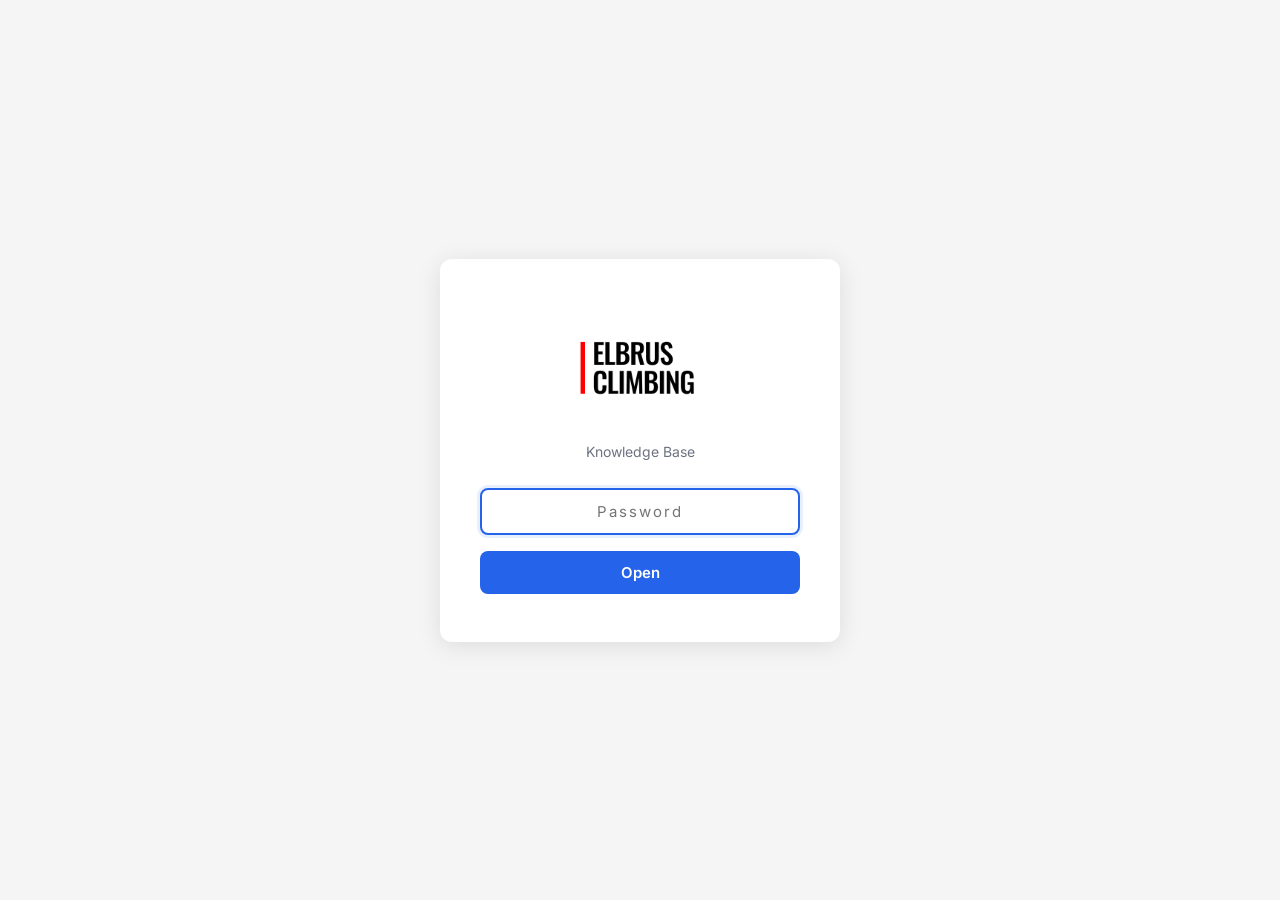
<file: index.html>
<!DOCTYPE html>
<html lang="ru">
<head>
    <meta charset="UTF-8">
    <meta name="viewport" content="width=device-width, initial-scale=1.0">
    <title>Elbrus Climbing — Knowledge Base</title>
    <link href="https://fonts.googleapis.com/css2?family=Inter:wght@400;500;600;700&display=swap" rel="stylesheet">
    <style>
        * {
            margin: 0;
            padding: 0;
            box-sizing: border-box;
        }

        body {
            font-family: 'Inter', -apple-system, BlinkMacSystemFont, 'Segoe UI', sans-serif;
            background: #f5f5f5;
            min-height: 100vh;
        }

        /* ── Login Screen ── */
        body.locked {
            display: flex;
            align-items: center;
            justify-content: center;
        }

        .login-container {
            background: #fff;
            border-radius: 12px;
            box-shadow: 0 4px 24px rgba(0,0,0,0.1);
            padding: 48px 40px;
            max-width: 400px;
            width: 90%;
            text-align: center;
        }

        .login-logo {
            margin-bottom: 16px;
            display: flex;
            justify-content: center;
            align-items: center;
        }

        .login-logo img {
            height: 120px;
            display: block;
            margin: 0 auto;
            position: relative;
            left: 17px;
        }

        .login-title {
            font-size: 20px;
            font-weight: 700;
            margin-bottom: 8px;
            color: #1a1a1a;
        }

        .login-subtitle {
            font-size: 14px;
            color: #6b7280;
            margin-bottom: 28px;
        }

        .login-input {
            width: 100%;
            padding: 12px 16px;
            border: 2px solid #e5e5e5;
            border-radius: 8px;
            font-family: 'Inter', sans-serif;
            font-size: 15px;
            text-align: center;
            letter-spacing: 2px;
            transition: all 0.2s;
            margin-bottom: 16px;
        }

        .login-input:focus {
            outline: none;
            border-color: #2563eb;
            box-shadow: 0 0 0 3px rgba(37,99,235,0.1);
        }

        .login-input.error {
            border-color: #ef4444;
            animation: shake 0.4s ease;
        }

        @keyframes shake {
            0%, 100% { transform: translateX(0); }
            25% { transform: translateX(-8px); }
            75% { transform: translateX(8px); }
        }

        .login-btn {
            width: 100%;
            padding: 12px;
            background: #2563eb;
            color: white;
            border: none;
            border-radius: 8px;
            font-family: 'Inter', sans-serif;
            font-size: 15px;
            font-weight: 600;
            cursor: pointer;
            transition: all 0.2s;
        }

        .login-btn:hover {
            background: #1d4ed8;
        }

        .login-btn:disabled {
            background: #93c5fd;
            cursor: not-allowed;
        }

        .login-error {
            color: #ef4444;
            font-size: 13px;
            margin-top: 12px;
            display: none;
        }

        .login-error.show {
            display: block;
        }

        /* ── Main Content (hidden until auth) ── */
        .main-content {
            display: none;
        }

        body.unlocked .login-container {
            display: none;
        }

        body.unlocked .main-content {
            display: block;
        }

        body.unlocked {
            display: block;
        }

        /* ── Header ── */
        .header {
            background: #fff;
            border-bottom: 1px solid #e5e7eb;
            padding: 0;
            height: 70px;
            overflow: hidden;
            position: sticky;
            top: 0;
            z-index: 100;
        }

        .header-inner {
            max-width: 900px;
            margin: 0 auto;
            padding: 0 24px;
            display: flex;
            align-items: center;
            height: 70px;
            justify-content: space-between;
        }

        .header-brand {
            display: flex;
            align-items: center;
            gap: 12px;
        }

        .header-logo {
            font-size: 22px;
        }

        .header-title {
            font-weight: 700;
            font-size: 16px;
            color: #1a1a1a;
            letter-spacing: 1.5px;
            text-transform: uppercase;
        }

        .lang-switch {
            display: flex;
            align-items: center;
            gap: 0;
            background: #f3f4f6;
            border-radius: 6px;
            overflow: hidden;
            font-size: 12px;
            font-weight: 600;
        }

        .lang-btn {
            padding: 6px 12px;
            border: none;
            background: transparent;
            color: #6b7280;
            cursor: pointer;
            font-family: 'Inter', sans-serif;
            font-size: 12px;
            font-weight: 600;
            transition: all 0.2s;
        }

        .lang-btn.active {
            background: #2563eb;
            color: #fff;
        }

        /* ── Page Title ── */
        .page-title-section {
            max-width: 900px;
            margin: 32px auto 0;
            padding: 0 24px;
        }

        .page-title {
            font-size: 28px;
            font-weight: 700;
            color: #1a1a1a;
            margin-bottom: 8px;
        }

        .page-subtitle {
            font-size: 14px;
            color: #6b7280;
            margin-bottom: 24px;
        }

        /* ── Search ── */
        .search-wrapper {
            max-width: 900px;
            margin: 0 auto;
            padding: 0 24px 24px;
            position: relative;
        }

        .search-input {
            width: 100%;
            padding: 14px 16px 14px 44px;
            border: 2px solid #e5e7eb;
            border-radius: 10px;
            font-family: 'Inter', sans-serif;
            font-size: 15px;
            background: #fff;
            transition: all 0.2s;
        }

        .search-input:focus {
            outline: none;
            border-color: #2563eb;
            box-shadow: 0 0 0 3px rgba(37,99,235,0.1);
        }

        .search-icon {
            position: absolute;
            left: 40px;
            top: 15px;
            color: #9ca3af;
            font-size: 16px;
            pointer-events: none;
        }

        .search-results {
            position: absolute;
            top: 54px;
            left: 24px;
            right: 24px;
            background: #fff;
            border: 1px solid #e5e7eb;
            border-radius: 10px;
            box-shadow: 0 8px 24px rgba(0,0,0,0.12);
            max-height: 320px;
            overflow-y: auto;
            display: none;
            z-index: 50;
        }

        .search-results.visible {
            display: block;
        }

        .search-result-item {
            padding: 12px 16px;
            border-bottom: 1px solid #f3f4f6;
            cursor: pointer;
            transition: background 0.15s;
        }

        .search-result-item:last-child {
            border-bottom: none;
        }

        .search-result-item:hover {
            background: #f0f7ff;
        }

        .search-result-item.disabled {
            cursor: default;
            opacity: 0.5;
        }

        .search-result-item.disabled:hover {
            background: transparent;
        }

        .search-result-title {
            font-size: 14px;
            font-weight: 600;
            color: #1a1a1a;
        }

        .search-result-section {
            font-size: 12px;
            color: #6b7280;
            margin-top: 2px;
        }

        .search-no-results {
            padding: 16px;
            text-align: center;
            color: #9ca3af;
            font-size: 14px;
        }

        /* ── Section Cards ── */
        .sections-container {
            max-width: 900px;
            margin: 0 auto;
            padding: 0 24px 48px;
            display: flex;
            flex-direction: column;
            gap: 20px;
        }

        .section-card {
            background: #fff;
            border-radius: 12px;
            box-shadow: 0 1px 8px rgba(0,0,0,0.06);
            padding: 28px 28px 20px;
            transition: box-shadow 0.2s;
        }

        .section-card:hover {
            box-shadow: 0 4px 16px rgba(0,0,0,0.1);
        }

        .section-header {
            display: flex;
            align-items: center;
            gap: 10px;
            margin-bottom: 18px;
            padding-bottom: 14px;
            border-bottom: 2px solid #f3f4f6;
        }

        .section-icon {
            font-size: 22px;
        }

        .section-title {
            font-size: 16px;
            font-weight: 700;
            color: #1a1a1a;
            text-transform: uppercase;
            letter-spacing: 0.5px;
        }

        .section-list {
            list-style: none;
            display: flex;
            flex-direction: column;
            gap: 4px;
        }

        .section-item {
            display: flex;
            align-items: center;
            gap: 8px;
            padding: 10px 12px;
            border-radius: 8px;
            transition: background 0.15s;
        }

        .section-item.active {
            cursor: pointer;
        }

        .section-item.active:hover {
            background: #f0f7ff;
        }

        .section-item.active .item-title {
            color: #2563eb;
            font-weight: 500;
        }

        .section-item .item-arrow {
            color: #2563eb;
            font-size: 14px;
            flex-shrink: 0;
            opacity: 0;
            transform: translateX(-4px);
            transition: all 0.2s;
        }

        .section-item.active:hover .item-arrow {
            opacity: 1;
            transform: translateX(0);
        }

        .section-item .item-title {
            font-size: 14px;
            color: #1a1a1a;
        }

        .section-item.coming-soon .item-title {
            color: #9ca3af;
            font-style: italic;
        }

        .badge-soon {
            font-size: 10px;
            font-weight: 600;
            color: #9ca3af;
            background: #f3f4f6;
            padding: 2px 8px;
            border-radius: 4px;
            text-transform: uppercase;
            letter-spacing: 0.5px;
            flex-shrink: 0;
        }

        .item-dot {
            width: 6px;
            height: 6px;
            border-radius: 50%;
            flex-shrink: 0;
        }

        .section-item.active .item-dot {
            background: #2563eb;
        }

        .section-item.coming-soon .item-dot {
            background: #d1d5db;
        }

        /* ── Footer ── */
        .footer {
            text-align: center;
            padding: 24px;
            font-size: 12px;
            color: #9ca3af;
        }

        /* ── Footer ── */
        .footer-block {
            max-width: 900px;
            margin: 40px auto 0;
            padding: 0 24px;
        }

        .footer-section {
            background: #fff;
            border-radius: 12px;
            box-shadow: 0 2px 12px rgba(0,0,0,0.06);
            padding: 24px;
        }

        .footer-title {
            font-size: 14px;
            font-weight: 700;
            color: #1a1a1a;
            text-transform: uppercase;
            letter-spacing: 1px;
            margin-bottom: 16px;
        }

        .footer-links {
            display: flex;
            flex-wrap: wrap;
            gap: 8px;
        }

        .footer-links a {
            display: inline-block;
            padding: 6px 14px;
            background: #f5f5f5;
            border: 1px solid #e5e7eb;
            border-radius: 6px;
            color: #2563eb;
            text-decoration: none;
            font-size: 13px;
            transition: all 0.2s;
        }

        .footer-links a:hover {
            background: #e8f0fe;
            border-color: #2563eb;
        }

        .footer-group {
            margin-bottom: 20px;
        }

        .footer-group:last-child {
            margin-bottom: 0;
        }

        .footer-group-title {
            font-size: 12px;
            font-weight: 600;
            color: #6b7280;
            text-transform: uppercase;
            letter-spacing: 0.5px;
            margin-bottom: 10px;
        }

        .link-desc {
            color: #9ca3af;
            font-size: 11px;
            margin-left: 4px;
        }

        .footer-copy {
            max-width: 900px;
            margin: 24px auto 32px;
            padding: 0 24px;
            text-align: center;
            font-size: 12px;
            color: #9ca3af;
        }

        /* ── Responsive ── */
        @media (max-width: 600px) {
            .login-container {
                padding: 36px 28px;
            }

            .page-title {
                font-size: 22px;
            }

            .section-card {
                padding: 20px 18px 16px;
            }

            .header-title {
                font-size: 13px;
                letter-spacing: 1px;
            }

            .search-icon {
                left: 36px;
            }

        }
    </style>
</head>
<body class="locked">

    <!-- ── Login Screen ── -->
    <div class="login-container" id="loginContainer">
        <div class="login-logo"><img src="logo.png" alt="Elbrus Climbing"></div>
        <div class="login-subtitle">Knowledge Base</div>
        <input type="password" class="login-input" id="passwordInput"
               placeholder="Password" autocomplete="off" autofocus>
        <button class="login-btn" id="loginBtn">Open</button>
        <div class="login-error" id="loginError">Wrong password</div>
    </div>

    <!-- ── Main Content ── -->
    <div class="main-content">

        <div class="header">
            <div class="header-inner">
                <div class="header-brand">
                    <img src="logo.png" alt="Elbrus Climbing" style="height:86px;">
                </div>
                <div class="lang-switch">
                    <button class="lang-btn" data-lang="en" onclick="setLang('en')">EN</button>
                    <button class="lang-btn active" data-lang="ru" onclick="setLang('ru')">RU</button>
                </div>
            </div>
        </div>

        <div class="page-title-section">
            <div class="page-title" data-ru="База знаний" data-en="Knowledge Base">База знаний</div>
            <div class="page-subtitle" data-ru="Внутренние материалы компании" data-en="Internal company materials">Внутренние материалы компании</div>
        </div>

        <div class="search-wrapper">
            <span class="search-icon">&#128269;</span>
            <input type="text" class="search-input" id="searchInput"
                   data-ru-placeholder="Поиск по базе знаний..."
                   data-en-placeholder="Search the knowledge base..."
                   placeholder="Поиск по базе знаний...">
            <div class="search-results" id="searchResults"></div>
        </div>

        <div class="sections-container">

            <!-- SALES -->
            <div class="section-card">
                <div class="section-header">
                    <span class="section-icon">&#128203;</span>
                    <span class="section-title" data-ru="Продажи" data-en="Sales">Продажи</span>
                </div>
                <ul class="section-list">
                    <li class="section-item active" onclick="window.location.href='playbook_kb_protected.html'">
                        <span class="item-dot"></span>
                        <span class="item-title" data-ru="Техника продаж" data-en="Sales Playbook">Техника продаж</span>
                        <span class="item-arrow">&rarr;</span>
                    </li>
                    <li class="section-item active" onclick="window.location.href='scripts_kb_protected.html'">
                        <span class="item-dot"></span>
                        <span class="item-title" data-ru="Скрипты продаж" data-en="Sales Scripts">Скрипты продаж</span>
                        <span class="item-arrow">&rarr;</span>
                    </li>
                    <li class="section-item active" onclick="window.location.href='call_flowchart.html'">
                        <span class="item-dot"></span>
                        <span class="item-title" data-ru="Скрипт обзвона" data-en="Call Script">Скрипт обзвона</span>
                        <span class="item-arrow">&rarr;</span>
                    </li>
                </ul>
            </div>

            <!-- HR -->
            <div class="section-card">
                <div class="section-header">
                    <span class="section-icon">&#128101;</span>
                    <span class="section-title" data-ru="HR и найм" data-en="HR &amp; Hiring">HR и найм</span>
                </div>
                <ul class="section-list">
                    <li class="section-item active" onclick="window.location.href='test-sales-hiring/'">
                        <span class="item-dot"></span>
                        <span class="item-title" data-ru="Тест для менеджера по продажам" data-en="Sales Manager Test">Тест для менеджера по продажам</span>
                        <span class="item-arrow">&rarr;</span>
                    </li>
                    <li class="section-item coming-soon">
                        <span class="item-dot"></span>
                        <span class="item-title" data-ru="Обучение новых сотрудников" data-en="Onboarding">Обучение новых сотрудников</span>
                        <span class="badge-soon" data-ru="скоро" data-en="soon">скоро</span>
                    </li>
                    <li class="section-item coming-soon">
                        <span class="item-dot"></span>
                        <span class="item-title" data-ru="Стандарты работы" data-en="Work Standards">Стандарты работы</span>
                        <span class="badge-soon" data-ru="скоро" data-en="soon">скоро</span>
                    </li>
                </ul>
            </div>

            <!-- PRODUCT -->
            <div class="section-card">
                <div class="section-header">
                    <span class="section-icon">&#128230;</span>
                    <span class="section-title" data-ru="Продукт" data-en="Product">Продукт</span>
                </div>
                <ul class="section-list">
                    <li class="section-item coming-soon">
                        <span class="item-dot"></span>
                        <span class="item-title" data-ru="Описания программ" data-en="Programme Descriptions">Описания программ</span>
                        <span class="badge-soon" data-ru="скоро" data-en="soon">скоро</span>
                    </li>
                    <li class="section-item coming-soon">
                        <span class="item-dot"></span>
                        <span class="item-title" data-ru="FAQ для клиентов" data-en="Client FAQ">FAQ для клиентов</span>
                        <span class="badge-soon" data-ru="скоро" data-en="soon">скоро</span>
                    </li>
                    <li class="section-item coming-soon">
                        <span class="item-dot"></span>
                        <span class="item-title" data-ru="Безопасность" data-en="Safety">Безопасность</span>
                        <span class="badge-soon" data-ru="скоро" data-en="soon">скоро</span>
                    </li>
                </ul>
            </div>

            <!-- PROCESSES -->
            <div class="section-card">
                <div class="section-header">
                    <span class="section-icon">&#128202;</span>
                    <span class="section-title" data-ru="Процессы" data-en="Processes">Процессы</span>
                </div>
                <ul class="section-list">
                    <li class="section-item coming-soon">
                        <span class="item-dot"></span>
                        <span class="item-title" data-ru="Работа в CRM" data-en="CRM Guidelines">Работа в CRM</span>
                        <span class="badge-soon" data-ru="скоро" data-en="soon">скоро</span>
                    </li>
                    <li class="section-item coming-soon">
                        <span class="item-dot"></span>
                        <span class="item-title" data-ru="Шаблоны сообщений" data-en="Message Templates">Шаблоны сообщений</span>
                        <span class="badge-soon" data-ru="скоро" data-en="soon">скоро</span>
                    </li>
                    <li class="section-item coming-soon">
                        <span class="item-dot"></span>
                        <span class="item-title" data-ru="Отчётность" data-en="Reporting">Отчётность</span>
                        <span class="badge-soon" data-ru="скоро" data-en="soon">скоро</span>
                    </li>
                </ul>
            </div>

        </div>

        <!-- FOOTER: Resources -->
        <div class="footer-block">
            <div class="footer-section">
                <div class="footer-title" data-ru="Ресурсы компании" data-en="Company Resources">Ресурсы компании</div>

                <div class="footer-group">
                    <div class="footer-group-title" data-ru="Мессенджеры" data-en="Messengers">Мессенджеры</div>
                    <div class="footer-links">
                        <a href="https://api.whatsapp.com/send/?phone=34603574933&text&app_absent=0" target="_blank">WhatsApp <span class="link-desc" data-ru="для иностранных клиентов" data-en="international clients">для иностранных клиентов</span></a>
                        <a href="https://api.whatsapp.com/send/?phone=79633830167&text&app_absent=0" target="_blank">WhatsApp <span class="link-desc" data-ru="для российских клиентов" data-en="Russian clients">для российских клиентов</span></a>
                        <a href="https://t.me/elbrusclimb" target="_blank">Telegram <span class="link-desc" data-ru="для российских клиентов" data-en="Russian clients">для российских клиентов</span></a>
                        <a href="https://m.me/255632854489077" target="_blank">Facebook Messenger</a>
                    </div>
                </div>

                <div class="footer-group">
                    <div class="footer-group-title" data-ru="Рабочие инструменты" data-en="Work Tools">Рабочие инструменты</div>
                    <div class="footer-links">
                        <a href="https://elbrusclimbing.org/" target="_blank">Bitrix24 <span class="link-desc">CRM</span></a>
                    </div>
                </div>

                <div class="footer-group">
                    <div class="footer-group-title" data-ru="Сайты" data-en="Websites">Сайты</div>
                    <div class="footer-links">
                        <a href="https://elbrusclimbing.com/" target="_blank">elbrusclimbing.com <span class="link-desc" data-ru="Эльбрус, для иностранных клиентов" data-en="Elbrus, international clients">Эльбрус, для иностранных клиентов</span></a>
                        <a href="https://elbrusclimbing.ru" target="_blank">elbrusclimbing.ru <span class="link-desc" data-ru="Эльбрус, для российских клиентов" data-en="Elbrus, Russian clients">Эльбрус, для российских клиентов</span></a>
                        <a href="https://kazbek-climbing.com/" target="_blank">kazbek-climbing.com <span class="link-desc" data-ru="Казбек" data-en="Kazbek">Казбек</span></a>
                        <a href="https://kilimanjaro-climbing.com/" target="_blank">kilimanjaro-climbing.com <span class="link-desc" data-ru="Килиманджаро" data-en="Kilimanjaro">Килиманджаро</span></a>
                        <a href="https://nepal-discovery.com/" target="_blank">nepal-discovery.com <span class="link-desc" data-ru="Непал" data-en="Nepal">Непал</span></a>
                        <a href="https://lenin-peak.com/" target="_blank">lenin-peak.com <span class="link-desc" data-ru="Пик Ленина" data-en="Peak Lenin">Пик Ленина</span></a>
                        <a href="https://ararat-climbing.com/" target="_blank">ararat-climbing.com <span class="link-desc" data-ru="Арарат" data-en="Ararat">Арарат</span></a>
                        <a href="https://thailandadventure.pro/" target="_blank">thailandadventure.pro <span class="link-desc" data-ru="Таиланд" data-en="Thailand">Таиланд</span></a>
                    </div>
                </div>

            </div>
        </div>
        <div class="footer-copy">Elbrus Climbing &middot; Internal Knowledge Base</div>

    </div>

    <script>
        // ── Password Verification (PBKDF2 + SHA-256) ──
        const SALT_HEX = '24eb0f39506be51b209d4f83c83ef252';
        const HASH_HEX = '905ccb2b4e0412a8102c181bbc95d5b8e92fd31c5994ff5e7a3b3cc4aeee7518';
        const ITERATIONS = 100000;

        function hexToBuffer(hex) {
            const bytes = new Uint8Array(hex.length / 2);
            for (let i = 0; i < hex.length; i += 2) {
                bytes[i / 2] = parseInt(hex.substr(i, 2), 16);
            }
            return bytes.buffer;
        }

        function bufferToHex(buffer) {
            return Array.from(new Uint8Array(buffer))
                .map(b => b.toString(16).padStart(2, '0'))
                .join('');
        }

        async function verifyPassword(password) {
            const encoder = new TextEncoder();
            const keyMaterial = await crypto.subtle.importKey(
                'raw', encoder.encode(password), 'PBKDF2', false, ['deriveBits']
            );
            const derivedBits = await crypto.subtle.deriveBits(
                {
                    name: 'PBKDF2',
                    salt: new Uint8Array(hexToBuffer(SALT_HEX)),
                    iterations: ITERATIONS,
                    hash: 'SHA-256'
                },
                keyMaterial,
                256
            );
            return bufferToHex(derivedBits) === HASH_HEX;
        }

        // ── Session Management (1 hour timeout) ──
        const SESSION_KEY = 'elbrus_kb_session';
        const SESSION_TIMEOUT = 60 * 60 * 1000; // 1 hour

        function saveSession() {
            localStorage.setItem(SESSION_KEY, JSON.stringify({ ts: Date.now(), valid: true }));
        }

        function checkSession() {
            try {
                const data = JSON.parse(localStorage.getItem(SESSION_KEY));
                if (data && data.valid && (Date.now() - data.ts) < SESSION_TIMEOUT) {
                    return true;
                }
            } catch(e) {}
            return false;
        }

        function refreshSession() {
            if (checkSession()) saveSession();
        }

        // Refresh session on any user activity
        ['click', 'keydown', 'scroll', 'mousemove'].forEach(evt => {
            document.addEventListener(evt, refreshSession, { passive: true });
        });

        // Auto-login if session valid
        if (checkSession()) {
            document.body.classList.remove('locked');
            document.body.classList.add('unlocked');
            saveSession();
            loadSearchIndex();
        }

        async function attemptLogin() {
            const input = document.getElementById('passwordInput');
            const btn = document.getElementById('loginBtn');
            const error = document.getElementById('loginError');
            const password = input.value;

            if (!password) return;

            btn.disabled = true;
            btn.textContent = '...';
            error.classList.remove('show');

            const valid = await verifyPassword(password);

            if (valid) {
                saveSession();
                document.body.classList.remove('locked');
                document.body.classList.add('unlocked');
                loadSearchIndex();
            } else {
                input.classList.add('error');
                error.classList.add('show');
                btn.disabled = false;
                btn.textContent = 'Open';
                setTimeout(() => input.classList.remove('error'), 400);
            }
        }

        document.getElementById('loginBtn').addEventListener('click', attemptLogin);
        document.getElementById('passwordInput').addEventListener('keydown', (e) => {
            if (e.key === 'Enter') attemptLogin();
        });

        // ── Language Switch ──
        let currentLang = 'ru';

        function setLang(lang) {
            currentLang = lang;
            document.querySelectorAll('.lang-btn').forEach(btn => {
                btn.classList.toggle('active', btn.dataset.lang === lang);
            });
            document.querySelectorAll('[data-ru]').forEach(el => {
                el.textContent = el.getAttribute('data-' + lang);
            });
            const searchInput = document.getElementById('searchInput');
            searchInput.placeholder = searchInput.getAttribute('data-' + lang + '-placeholder');
            // Re-run search if there's text
            if (searchInput.value.trim()) {
                runSearch(searchInput.value.trim());
            }
        }

        // ── Search (JSON index) ──
        let searchIndex = [];
        let searchIndexLoaded = false;
        let searchDebounceTimer = null;

        async function loadSearchIndex() {
            try {
                const resp = await fetch('kb_search_index.json');
                if (resp.ok) {
                    searchIndex = await resp.json();
                    searchIndexLoaded = true;
                }
            } catch (e) {
                console.warn('Search index not loaded:', e);
            }
        }

        function escapeHtml(str) {
            return str.replace(/&/g, '&amp;').replace(/</g, '&lt;').replace(/>/g, '&gt;').replace(/"/g, '&quot;');
        }

        function highlightMatch(text, query) {
            if (!query) return escapeHtml(text);
            const escaped = escapeHtml(text);
            const qEsc = query.replace(/[.*+?^${}()|[\]\\]/g, '\\$&');
            const re = new RegExp('(' + qEsc + ')', 'gi');
            return escaped.replace(re, '<mark style="background:#fef08a;padding:0 1px;border-radius:2px">$1</mark>');
        }

        function scoreItem(item, q) {
            const titleField = currentLang === 'ru' ? 'title_ru' : 'title_en';
            const sectionField = currentLang === 'ru' ? 'section_ru' : 'section_en';
            const snippetField = currentLang === 'ru' ? 'snippet_ru' : 'snippet_en';
            const title = (item[titleField] || '').toLowerCase();
            const section = (item[sectionField] || '').toLowerCase();
            const keywords = (item.keywords || '').toLowerCase();
            const snippet = (item[snippetField] || '').toLowerCase();

            // Split query into words for multi-word matching
            const words = q.split(/\s+/).filter(w => w.length > 0);
            let score = 0;
            let allWordsMatch = true;

            for (const word of words) {
                let wordMatched = false;
                if (title.includes(word)) { score += 10; wordMatched = true; }
                if (keywords.includes(word)) { score += 5; wordMatched = true; }
                if (section.includes(word)) { score += 3; wordMatched = true; }
                if (snippet.includes(word)) { score += 2; wordMatched = true; }
                if (!wordMatched) allWordsMatch = false;
            }

            // Bonus for exact phrase match
            if (title.includes(q)) score += 20;
            if (keywords.includes(q)) score += 10;

            // Only return score if at least one word matched; for multi-word queries require all words
            if (words.length > 1 && !allWordsMatch) return 0;
            return score;
        }

        function runSearch(query) {
            const resultsEl = document.getElementById('searchResults');
            const q = query.toLowerCase().trim();

            if (!q || q.length < 2) {
                resultsEl.classList.remove('visible');
                resultsEl.innerHTML = '';
                return;
            }

            if (!searchIndexLoaded) {
                resultsEl.innerHTML = '<div class="search-no-results">Loading...</div>';
                resultsEl.classList.add('visible');
                return;
            }

            const titleField = currentLang === 'ru' ? 'title_ru' : 'title_en';
            const sectionField = currentLang === 'ru' ? 'section_ru' : 'section_en';
            const snippetField = currentLang === 'ru' ? 'snippet_ru' : 'snippet_en';

            // Score and filter
            const scored = [];
            searchIndex.forEach(item => {
                const s = scoreItem(item, q);
                if (s > 0) scored.push({ item, score: s });
            });

            // Sort by score descending, active items first
            scored.sort((a, b) => {
                if (a.item.type === 'active' && b.item.type !== 'active') return -1;
                if (a.item.type !== 'active' && b.item.type === 'active') return 1;
                return b.score - a.score;
            });

            const matches = scored.slice(0, 10);

            resultsEl.innerHTML = '';

            if (matches.length === 0) {
                const noResults = currentLang === 'ru' ? 'Ничего не найдено' : 'No results found';
                resultsEl.innerHTML = '<div class="search-no-results">' + noResults + '</div>';
            } else {
                matches.forEach(({ item }) => {
                    const div = document.createElement('div');
                    const isAvailable = item.type === 'active' && !!item.link;
                    div.className = 'search-result-item' + (isAvailable ? '' : ' disabled');

                    const soonLabel = currentLang === 'ru' ? ' (скоро)' : ' (coming soon)';
                    const titleText = item[titleField] + (item.type === 'coming_soon' ? soonLabel : '');
                    const sectionText = item[sectionField] || '';
                    const snippetText = item[snippetField] || '';

                    let html = '<div class="search-result-title">' + highlightMatch(titleText, query.trim()) + '</div>';
                    html += '<div class="search-result-section">' + highlightMatch(sectionText, query.trim()) + '</div>';
                    if (snippetText) {
                        const truncated = snippetText.length > 120 ? snippetText.substring(0, 120) + '...' : snippetText;
                        html += '<div class="search-result-snippet" style="font-size:12px;color:#9ca3af;margin-top:3px;line-height:1.4">' + highlightMatch(truncated, query.trim()) + '</div>';
                    }

                    div.innerHTML = html;

                    if (isAvailable) {
                        div.addEventListener('click', () => {
                            window.location.href = item.link;
                        });
                    }

                    resultsEl.appendChild(div);
                });
            }

            resultsEl.classList.add('visible');
        }

        // Debounced search input handler (300ms)
        document.getElementById('searchInput').addEventListener('input', (e) => {
            clearTimeout(searchDebounceTimer);
            searchDebounceTimer = setTimeout(() => {
                runSearch(e.target.value);
            }, 300);
        });

        document.addEventListener('click', (e) => {
            const searchWrapper = document.querySelector('.search-wrapper');
            if (!searchWrapper.contains(e.target)) {
                document.getElementById('searchResults').classList.remove('visible');
            }
        });

        document.getElementById('searchInput').addEventListener('focus', (e) => {
            if (e.target.value.trim()) {
                runSearch(e.target.value.trim());
            }
        });
    </script>
</body>
</html>
</file>
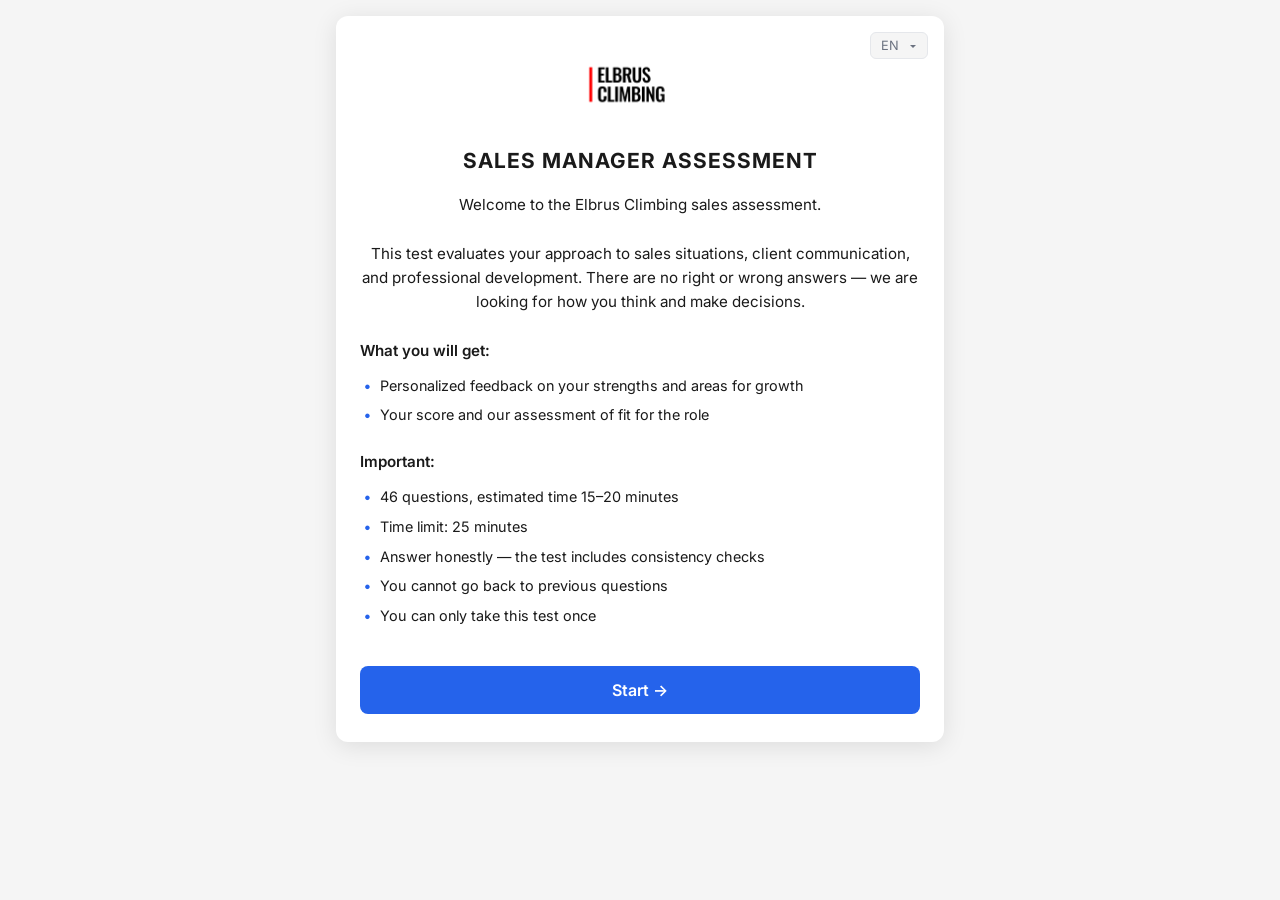
<file: test-sales-hiring/index.html>
<!DOCTYPE html>
<html lang="en">
<head>
  <meta charset="UTF-8">
  <meta name="viewport" content="width=device-width, initial-scale=1.0, maximum-scale=1.0, user-scalable=no">
  <title>Sales Manager Assessment | Elbrus Climbing</title>
  <meta name="description" content="Sales Manager candidate assessment test for Elbrus Climbing">
  <meta name="robots" content="noindex, nofollow">
  <link href="https://fonts.googleapis.com/css2?family=Inter:wght@400;500;600;700;800&display=swap" rel="stylesheet">
  <link rel="stylesheet" href="style.css">
  <style>
    /* Prevent iOS zoom on input focus */
    input[type="text"], input[type="url"], input[type="tel"], select {
      font-size: 16px;
    }
  </style>
</head>
<body>
  <div class="container">
    <!-- Global language indicator (shown on contact/question/result screens, disabled) -->
    <div id="lang-indicator" style="display:none;text-align:right;margin-bottom:4px;">
      <select id="lang-indicator-select" disabled style="appearance:none;-webkit-appearance:none;background:var(--bg);border:1px solid var(--border);border-radius:6px;padding:5px 28px 5px 10px;font-size:0.8rem;font-family:inherit;color:var(--text-dim);cursor:default;opacity:0.7;background-image:url('data:image/svg+xml;charset=US-ASCII,%3Csvg%20xmlns%3D%22http%3A%2F%2Fwww.w3.org%2F2000%2Fsvg%22%20width%3D%2212%22%20height%3D%2212%22%20viewBox%3D%220%200%2012%2012%22%3E%3Cpath%20fill%3D%22%236b7280%22%20d%3D%22M3%205l3%203%203-3%22%2F%3E%3C%2Fsvg%3E');background-repeat:no-repeat;background-position:right 8px center;">
        <option value="en">EN</option>
        <option value="ru">RU</option>
      </select>
    </div>

    <!-- Progress bar & timer (hidden until test starts) -->
    <div class="progress-container" id="progress-section" style="display:none;">
      <div class="progress-info">
        <span id="progress-text">Question 1 of 46</span>
        <span class="timer green" id="timer">25:00</span>
      </div>
      <div class="progress-bar-track">
        <div class="progress-bar-fill" id="progress-fill"></div>
      </div>
    </div>

    <!-- Main content area -->
    <div id="main-content"></div>
  </div>

  <!-- Loading overlay -->
  <div class="loading-overlay" id="loading-overlay">
    <div class="spinner"></div>
    <div class="loading-text">Submitting your results\u2026</div>
  </div>

  <!-- Scripts -->
  <script src="questions.js"></script>
  <script src="scoring.js"></script>
  <script src="app.js"></script>
</body>
</html>
</file>
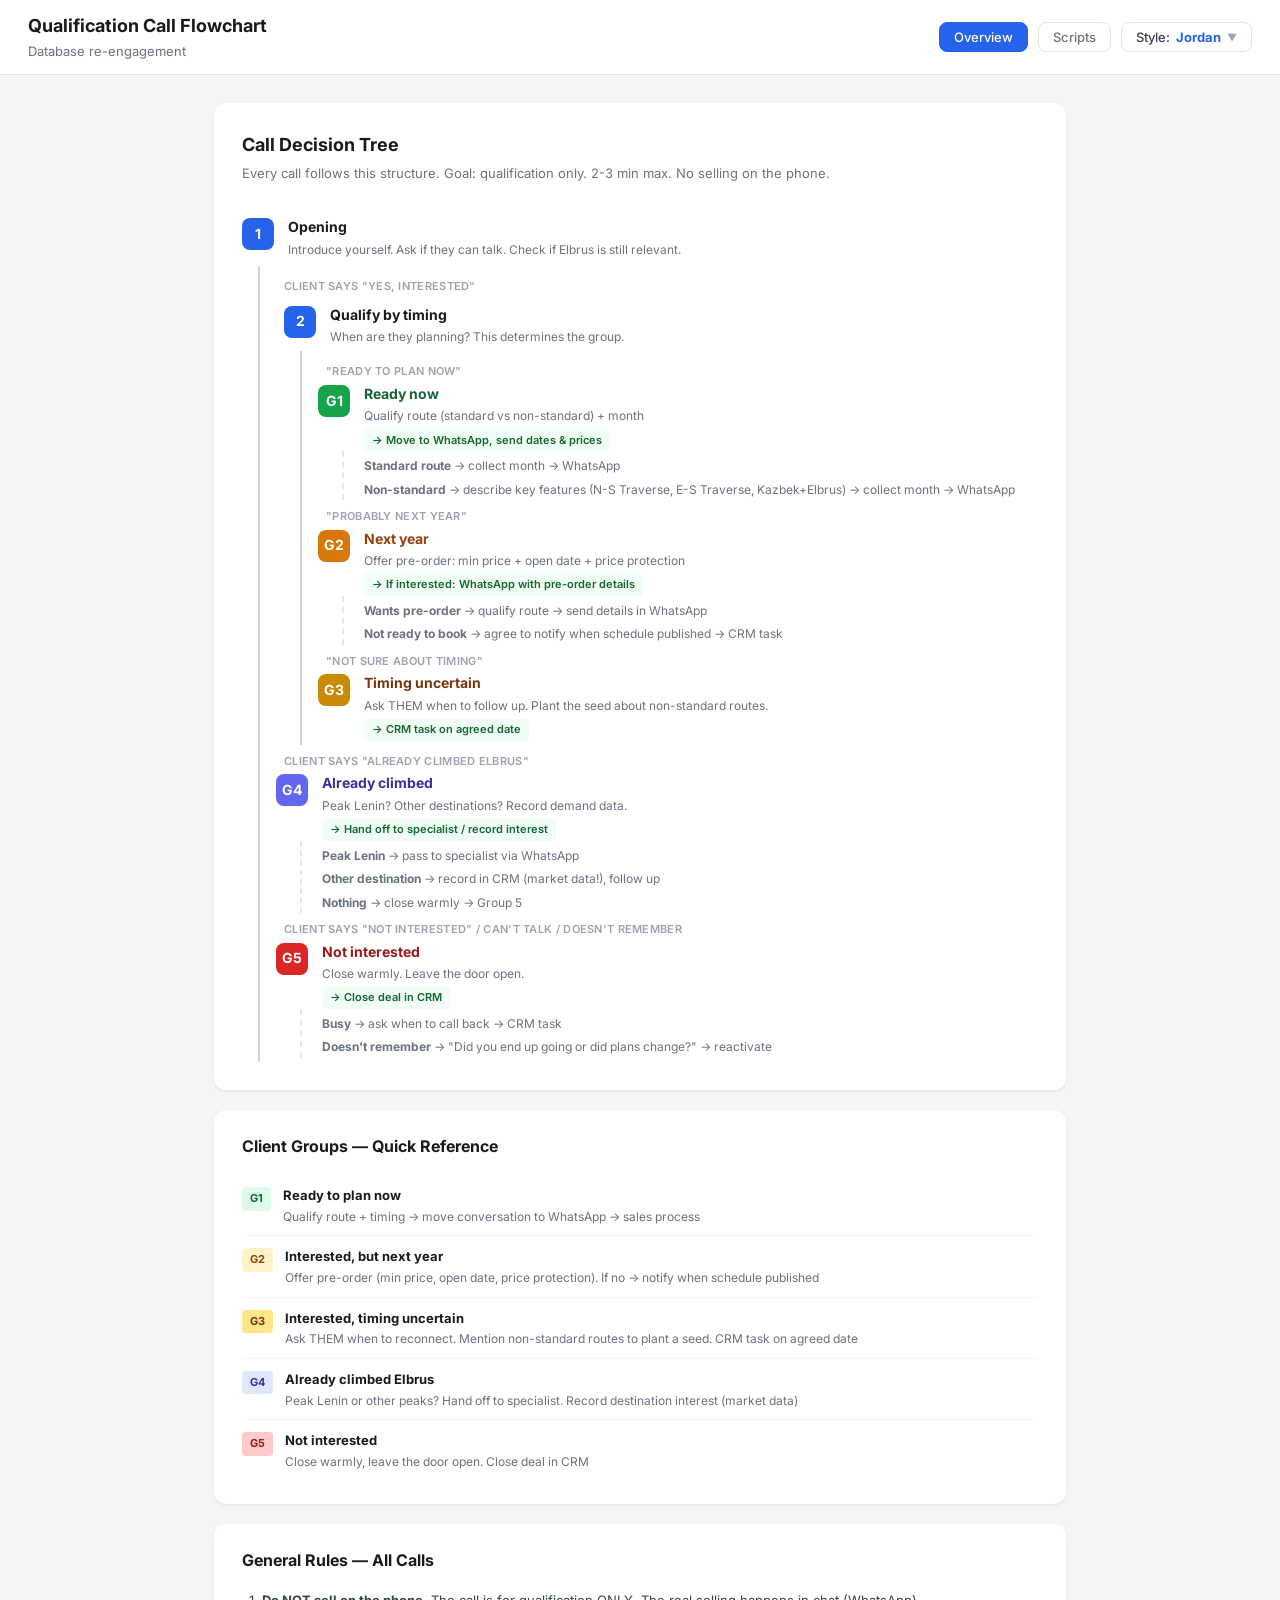
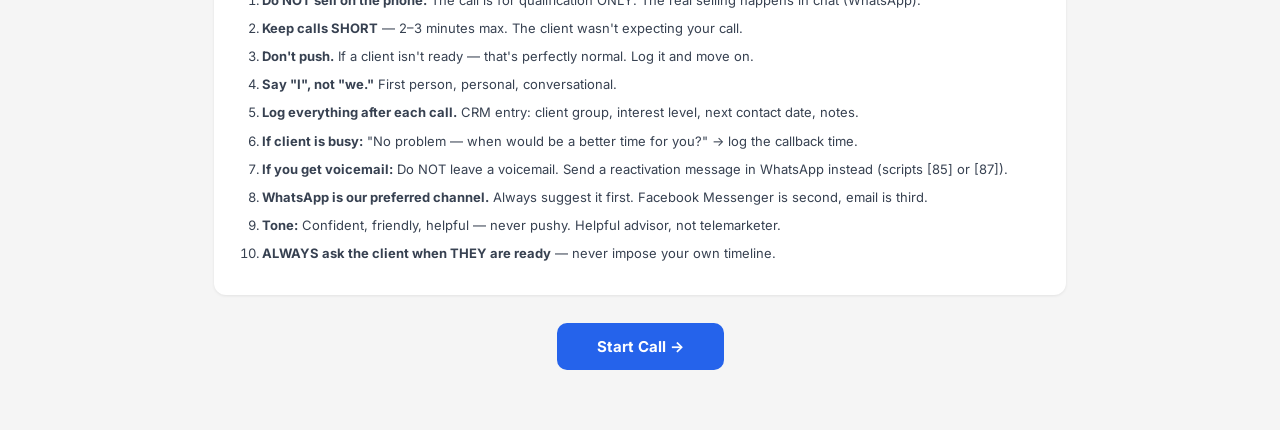
<file: call_flowchart.html>
<!DOCTYPE html>
<html lang="en">
<head>
    <meta charset="UTF-8">
    <meta name="viewport" content="width=device-width, initial-scale=1.0">
    <title>Elbrus Climbing — Qualification Call Flowchart</title>
    <link href="https://fonts.googleapis.com/css2?family=Inter:wght@400;500;600;700&display=swap" rel="stylesheet">
    <style>
        * { margin: 0; padding: 0; box-sizing: border-box; }
        body {
            font-family: 'Inter', -apple-system, BlinkMacSystemFont, 'Segoe UI', sans-serif;
            background: #f5f5f5;
            color: #1a1a1a;
            line-height: 1.6;
        }

        /* ══ HEADER ══ */
        .header {
            background: #fff;
            border-bottom: 1px solid #e5e5e5;
            padding: 12px 28px;
            position: sticky;
            top: 0;
            z-index: 100;
            display: flex;
            align-items: center;
            gap: 16px;
        }
        .header h1 { font-size: 18px; font-weight: 700; }
        .header .subtitle { font-size: 13px; color: #6b7280; }
        .hdr-back {
            display: none;
            background: #f3f4f6; border: 1px solid #e5e5e5; border-radius: 8px;
            padding: 6px 14px; font-family: 'Inter', sans-serif; font-size: 13px;
            font-weight: 500; cursor: pointer; color: #374151; transition: all 0.15s;
        }
        .hdr-back:hover { background: #e5e7eb; }
        .hdr-right {
            margin-left: auto;
            display: flex;
            align-items: center;
            gap: 10px;
        }
        .hdr-btn {
            background: #fff; border: 1px solid #e5e5e5; border-radius: 8px;
            padding: 6px 14px; font-family: 'Inter', sans-serif; font-size: 13px;
            font-weight: 500; cursor: pointer; color: #6b7280; transition: all 0.15s;
        }
        .hdr-btn:hover { background: #f3f4f6; color: #374151; }
        .hdr-btn.active-tab {
            background: #2563eb; color: #fff; border-color: #2563eb;
        }

        /* ── Style dropdown ── */
        .style-dropdown-wrap { position: relative; }
        .style-dropdown-btn {
            background: #fff; border: 1px solid #e5e5e5; border-radius: 8px;
            padding: 6px 14px; font-family: 'Inter', sans-serif; font-size: 13px;
            font-weight: 500; cursor: pointer; color: #374151; transition: all 0.15s;
            display: flex; align-items: center; gap: 6px;
        }
        .style-dropdown-btn:hover { background: #f3f4f6; }
        .style-dropdown-btn .arrow { font-size: 10px; color: #9ca3af; }
        .style-dropdown-btn .cur-style { font-weight: 700; color: #2563eb; }
        .style-dropdown {
            display: none;
            position: absolute;
            top: calc(100% + 6px);
            right: 0;
            background: #fff;
            border: 1px solid #e5e5e5;
            border-radius: 12px;
            box-shadow: 0 8px 24px rgba(0,0,0,0.12);
            width: 340px;
            z-index: 200;
            overflow: hidden;
        }
        .style-dropdown.open { display: block; }
        .style-dropdown-header {
            padding: 12px 16px 8px;
            font-size: 11px; font-weight: 600; text-transform: uppercase;
            letter-spacing: 0.5px; color: #6b7280;
            border-bottom: 1px solid #f3f4f6;
        }
        .style-option {
            padding: 12px 16px;
            cursor: pointer;
            transition: background 0.1s;
            border-bottom: 1px solid #f9fafb;
        }
        .style-option:last-child { border-bottom: none; }
        .style-option:hover { background: #f8faff; }
        .style-option.active { background: #eff6ff; }
        .style-option .so-row {
            display: flex; align-items: center; justify-content: space-between;
        }
        .style-option .so-name { font-size: 14px; font-weight: 700; color: #1a1a1a; }
        .style-option.active .so-name { color: #2563eb; }
        .style-option .so-check { color: #2563eb; font-size: 16px; display: none; }
        .style-option.active .so-check { display: inline; }
        .style-option .so-source {
            font-size: 11px; font-weight: 600; color: #9ca3af;
            margin-top: 2px;
        }
        .style-option .so-desc {
            font-size: 12px; color: #6b7280; margin-top: 4px; line-height: 1.45;
        }

        /* ══ PAGES ══ */
        .page { display: none; }
        .page.visible { display: block; }
        .container { max-width: 900px; margin: 0 auto; padding: 28px 24px 60px; }

        /* ══ OVERVIEW PAGE ══ */

        /* Flowchart diagram */
        .chart-card {
            background: #fff; border-radius: 12px;
            box-shadow: 0 1px 3px rgba(0,0,0,0.08);
            padding: 28px; margin-bottom: 20px;
        }
        .chart-card h2 { font-size: 18px; font-weight: 700; margin-bottom: 4px; }
        .chart-card .chart-sub { font-size: 13px; color: #6b7280; margin-bottom: 24px; }

        /* Tree nodes */
        .tree { position: relative; padding-left: 0; }
        .tree-node { position: relative; margin-bottom: 0; }
        .tn-row {
            display: flex; align-items: flex-start; gap: 14px;
            padding: 8px 0;
        }
        .tn-icon {
            width: 32px; height: 32px; border-radius: 8px;
            display: flex; align-items: center; justify-content: center;
            font-size: 14px; font-weight: 700; flex-shrink: 0;
            color: #fff; margin-top: 2px;
        }
        .tn-body { flex: 1; min-width: 0; }
        .tn-title { font-size: 14px; font-weight: 700; color: #1a1a1a; }
        .tn-goal { font-size: 12px; color: #6b7280; margin-top: 2px; line-height: 1.45; }
        .tn-action {
            display: inline-block; font-size: 11px; font-weight: 600;
            margin-top: 5px; padding: 2px 8px; border-radius: 4px;
            background: #f0fdf4; color: #166534;
        }

        /* Branch connector */
        .tree-branches {
            margin-left: 16px;
            border-left: 2px solid #d1d5db;
            padding-left: 24px;
            padding-top: 4px;
            padding-bottom: 4px;
        }
        .tree-branches .tn-row { padding: 6px 0; }
        .tree-sub-branches {
            margin-left: 16px;
            border-left: 2px dashed #e5e7eb;
            padding-left: 20px;
            padding-top: 2px;
        }
        .tree-sub-branches .tn-row { padding: 4px 0; }

        /* clickable nodes */
        .tn-clickable { cursor: pointer; border-radius: 8px; padding: 6px 8px; margin: -6px -8px; transition: background 0.1s; }
        .tn-clickable:hover { background: #f8faff; }

        /* Branch label */
        .branch-label {
            font-size: 11px; font-weight: 600; color: #9ca3af;
            text-transform: uppercase; letter-spacing: 0.3px;
            padding: 8px 0 2px;
        }

        /* Groups card */
        .groups-card {
            background: #fff; border-radius: 12px;
            box-shadow: 0 1px 3px rgba(0,0,0,0.08);
            padding: 24px 28px; margin-bottom: 20px;
        }
        .groups-card h3 { font-size: 16px; font-weight: 700; margin-bottom: 16px; }
        .group-row {
            display: flex; gap: 12px; align-items: flex-start;
            padding: 10px 0;
            border-bottom: 1px solid #f3f4f6;
        }
        .group-row:last-child { border-bottom: none; }
        .group-badge {
            font-size: 11px; font-weight: 700; padding: 3px 8px; border-radius: 4px;
            white-space: nowrap; flex-shrink: 0; margin-top: 2px;
        }
        .group-info { flex: 1; }
        .group-name { font-size: 13px; font-weight: 700; color: #1a1a1a; }
        .group-desc { font-size: 12px; color: #6b7280; margin-top: 2px; line-height: 1.45; }

        /* Rules card */
        .rules-card {
            background: #fff; border-radius: 12px;
            box-shadow: 0 1px 3px rgba(0,0,0,0.08);
            padding: 24px 28px;
        }
        .rules-card h3 { font-size: 16px; font-weight: 700; margin-bottom: 16px; }
        .rules-card ol { padding-left: 20px; font-size: 13px; color: #374151; }
        .rules-card ol li { margin-bottom: 8px; line-height: 1.55; }

        /* Start button */
        .start-btn-wrap { text-align: center; margin: 28px 0 0; }
        .start-btn {
            display: inline-block; padding: 14px 40px;
            background: #2563eb; color: #fff; border: none; border-radius: 10px;
            font-family: 'Inter', sans-serif; font-size: 15px; font-weight: 700;
            cursor: pointer; transition: background 0.15s;
        }
        .start-btn:hover { background: #1d4ed8; }

        /* ══ SCRIPTS PAGE ══ */

        .breadcrumb {
            display: flex; flex-wrap: wrap; gap: 4px; align-items: center;
            margin-bottom: 20px; font-size: 12px; color: #9ca3af;
        }
        .breadcrumb .crumb { cursor: pointer; color: #2563eb; font-weight: 500; }
        .breadcrumb .crumb:hover { color: #1d4ed8; }
        .breadcrumb .crumb.current { color: #1a1a1a; cursor: default; font-weight: 600; }
        .breadcrumb .sep { color: #d1d5db; margin: 0 2px; }

        .node-card {
            background: #fff; border-radius: 12px;
            box-shadow: 0 1px 3px rgba(0,0,0,0.08);
            overflow: hidden; animation: fadeIn 0.25s ease;
        }
        @keyframes fadeIn {
            from { opacity: 0; transform: translateY(8px); }
            to { opacity: 1; transform: translateY(0); }
        }
        .node-header { padding: 24px 28px 16px; border-bottom: 1px solid #f3f4f6; }
        .node-group-tag {
            display: inline-block; font-size: 11px; font-weight: 600;
            text-transform: uppercase; letter-spacing: 0.5px;
            padding: 3px 10px; border-radius: 4px; margin-bottom: 10px;
        }
        .tag-opening { background: #dbeafe; color: #1d4ed8; }
        .tag-group1 { background: #dcfce7; color: #166534; }
        .tag-group2 { background: #fef3c7; color: #92400e; }
        .tag-group3 { background: #fde68a; color: #78350f; }
        .tag-group4 { background: #e0e7ff; color: #3730a3; }
        .tag-group5 { background: #fecaca; color: #991b1b; }
        .tag-edge { background: #f3f4f6; color: #4b5563; }
        .node-title { font-size: 20px; font-weight: 700; margin-bottom: 4px; }
        .node-subtitle { font-size: 14px; color: #6b7280; }
        .node-body { padding: 24px 28px; }

        .manager-note {
            background: #fffbeb; border: 1px solid #fde68a; border-radius: 8px;
            padding: 14px 16px; margin-bottom: 20px; font-size: 13px;
            color: #78350f; line-height: 1.55;
        }
        .manager-note strong {
            display: block; font-size: 11px; text-transform: uppercase;
            letter-spacing: 0.5px; margin-bottom: 6px; color: #92400e;
        }
        .inline-note {
            background: #fffbeb; border-radius: 6px; padding: 10px 14px;
            margin: 12px 0; font-size: 12px; color: #78350f; line-height: 1.5;
            border-left: 3px solid #fbbf24;
        }
        .post-call {
            background: #f0fdf4; border: 1px solid #bbf7d0; border-radius: 8px;
            padding: 14px 16px; margin-top: 20px; font-size: 13px;
            color: #166534; line-height: 1.55;
        }
        .post-call strong {
            display: block; font-size: 11px; text-transform: uppercase;
            letter-spacing: 0.5px; margin-bottom: 6px; color: #15803d;
        }

        .script-wrapper { margin-bottom: 16px; }
        .script-topbar { display: flex; justify-content: flex-end; margin-bottom: 6px; }
        .copy-btn {
            background: #e0ecff; border: none; border-radius: 6px;
            padding: 5px 12px; font-family: 'Inter', sans-serif; font-size: 11px;
            font-weight: 500; color: #2563eb; cursor: pointer; transition: all 0.15s;
        }
        .copy-btn:hover { background: #c7dbff; }
        .script-block {
            background: #f0f7ff; border-left: 3px solid #2563eb;
            border-radius: 0 8px 8px 0; padding: 18px 20px;
        }
        .script-line { margin-bottom: 12px; font-size: 14px; line-height: 1.65; }
        .script-line:last-child { margin-bottom: 0; }
        .speaker { font-weight: 700; font-size: 12px; text-transform: uppercase; letter-spacing: 0.3px; margin-right: 6px; }
        .speaker.mgr { color: #2563eb; }
        .speaker.client { color: #6b7280; }

        .choices { margin-top: 24px; padding-top: 20px; border-top: 1px solid #f3f4f6; }
        .choices-label {
            font-size: 11px; font-weight: 600; text-transform: uppercase;
            letter-spacing: 0.5px; color: #6b7280; margin-bottom: 12px;
        }
        .choice-btn {
            display: block; width: 100%; text-align: left; background: #fff;
            border: 1px solid #e5e5e5; border-radius: 10px; padding: 14px 18px;
            margin-bottom: 8px; cursor: pointer; font-family: 'Inter', sans-serif;
            font-size: 14px; color: #1a1a1a; transition: all 0.15s; line-height: 1.45;
        }
        .choice-btn:hover { border-color: #2563eb; background: #f0f7ff; }
        .choice-btn .choice-arrow { float: right; color: #2563eb; font-weight: 600; margin-left: 12px; }

        .tour-tip { text-decoration: underline dotted #2563eb; cursor: help; color: #2563eb; position: relative; }
        .tour-tip .tip-content {
            display: none; position: absolute; bottom: calc(100% + 8px);
            left: 50%; transform: translateX(-50%); background: #1e293b; color: #fff;
            padding: 12px 16px; border-radius: 8px; font-size: 12px; line-height: 1.5;
            width: 320px; z-index: 50; box-shadow: 0 4px 12px rgba(0,0,0,0.2);
            font-weight: 400; text-decoration: none;
        }
        .tour-tip:hover .tip-content { display: block; }
        .tour-tip .tip-content::after {
            content: ''; position: absolute; top: 100%; left: 50%; margin-left: -6px;
            border: 6px solid transparent; border-top-color: #1e293b;
        }

        /* ══ MOBILE ══ */
        @media (max-width: 640px) {
            .header { padding: 10px 14px; gap: 8px; }
            .header h1 { font-size: 15px; }
            .container { padding: 20px 12px 50px; }
            .node-header { padding: 18px 18px 14px; }
            .node-body { padding: 18px; }
            .node-title { font-size: 17px; }
            .chart-card { padding: 18px; }
            .style-dropdown { width: 280px; right: -40px; }
            .tour-tip .tip-content { width: 240px; left: 0; transform: none; }
        }
    </style>
</head>
<body>

<!-- ══ HEADER ══ -->
<div class="header">
    <button class="hdr-back" id="backBtn" onclick="goBack()">← Back</button>
    <div>
        <h1>Qualification Call Flowchart</h1>
        <div class="subtitle">Database re-engagement</div>
    </div>
    <div class="hdr-right">
        <button class="hdr-btn active-tab" id="tabOverview" onclick="showPage('overview')">Overview</button>
        <button class="hdr-btn" id="tabScripts" onclick="showPage('scripts')">Scripts</button>
        <div class="style-dropdown-wrap">
            <button class="style-dropdown-btn" onclick="toggleStyleDropdown(event)">
                Style: <span class="cur-style" id="curStyleLabel">Jordan</span> <span class="arrow">▼</span>
            </button>
            <div class="style-dropdown" id="styleDropdown">
                <div class="style-dropdown-header">Choose script style</div>
                <div class="style-option active" data-style="jordan" onclick="selectStyle('jordan')">
                    <div class="so-row">
                        <span class="so-name">Jordan</span>
                        <span class="so-check">✓</span>
                    </div>
                    <div class="so-source">Wolf of Wall Street</div>
                    <div class="so-desc">Energetic, bold, casual. High tempo, lots of personality. "Awesome", "the whole nine yards", "sound good?"</div>
                </div>
                <div class="style-option" data-style="don" onclick="selectStyle('don')">
                    <div class="so-row">
                        <span class="so-name">Don</span>
                        <span class="so-check">✓</span>
                    </div>
                    <div class="so-source">Mad Men</div>
                    <div class="so-desc">Calm, measured, professional. Confident without slang. Shorter sentences, no filler words. Classic consultative approach.</div>
                </div>
            </div>
        </div>
    </div>
</div>

<!-- ══════════════════════════════════════ -->
<!-- PAGE 1: OVERVIEW                       -->
<!-- ══════════════════════════════════════ -->
<div class="page visible" id="page-overview">
<div class="container">

    <!-- FLOWCHART -->
    <div class="chart-card">
        <h2>Call Decision Tree</h2>
        <div class="chart-sub">Every call follows this structure. Goal: qualification only. 2-3 min max. No selling on the phone.</div>

        <div class="tree">
            <!-- OPENING -->
            <div class="tree-node">
                <div class="tn-row">
                    <div class="tn-icon" style="background:#2563eb">1</div>
                    <div class="tn-body">
                        <div class="tn-title">Opening</div>
                        <div class="tn-goal">Introduce yourself. Ask if they can talk. Check if Elbrus is still relevant.</div>
                    </div>
                </div>
            </div>

            <!-- BRANCHES from opening -->
            <div class="tree-branches">
                <div class="branch-label">Client says "Yes, interested"</div>

                <!-- QUALIFICATION -->
                <div class="tree-node">
                    <div class="tn-row">
                        <div class="tn-icon" style="background:#2563eb">2</div>
                        <div class="tn-body">
                            <div class="tn-title">Qualify by timing</div>
                            <div class="tn-goal">When are they planning? This determines the group.</div>
                        </div>
                    </div>
                </div>

                <!-- GROUP 1 -->
                <div class="tree-branches">
                    <div class="branch-label">"Ready to plan now"</div>
                    <div class="tree-node">
                        <div class="tn-row tn-clickable" onclick="startAtNode('group1')">
                            <div class="tn-icon" style="background:#16a34a">G1</div>
                            <div class="tn-body">
                                <div class="tn-title" style="color:#166534">Ready now</div>
                                <div class="tn-goal">Qualify route (standard vs non-standard) + month</div>
                                <div class="tn-action">→ Move to WhatsApp, send dates & prices</div>
                            </div>
                        </div>
                    </div>

                    <!-- sub-branches of G1 -->
                    <div class="tree-sub-branches">
                        <div class="tn-row" style="padding:2px 0">
                            <div class="tn-body">
                                <div class="tn-goal"><strong>Standard route</strong> → collect month → WhatsApp</div>
                            </div>
                        </div>
                        <div class="tn-row" style="padding:2px 0">
                            <div class="tn-body">
                                <div class="tn-goal"><strong>Non-standard</strong> → describe key features (N-S Traverse, E-S Traverse, Kazbek+Elbrus) → collect month → WhatsApp</div>
                            </div>
                        </div>
                    </div>

                    <div class="branch-label">"Probably next year"</div>
                    <div class="tree-node">
                        <div class="tn-row tn-clickable" onclick="startAtNode('group2')">
                            <div class="tn-icon" style="background:#d97706">G2</div>
                            <div class="tn-body">
                                <div class="tn-title" style="color:#92400e">Next year</div>
                                <div class="tn-goal">Offer pre-order: min price + open date + price protection</div>
                                <div class="tn-action">→ If interested: WhatsApp with pre-order details</div>
                            </div>
                        </div>
                    </div>

                    <div class="tree-sub-branches">
                        <div class="tn-row" style="padding:2px 0">
                            <div class="tn-body">
                                <div class="tn-goal"><strong>Wants pre-order</strong> → qualify route → send details in WhatsApp</div>
                            </div>
                        </div>
                        <div class="tn-row" style="padding:2px 0">
                            <div class="tn-body">
                                <div class="tn-goal"><strong>Not ready to book</strong> → agree to notify when schedule published → CRM task</div>
                            </div>
                        </div>
                    </div>

                    <div class="branch-label">"Not sure about timing"</div>
                    <div class="tree-node">
                        <div class="tn-row tn-clickable" onclick="startAtNode('group3')">
                            <div class="tn-icon" style="background:#ca8a04">G3</div>
                            <div class="tn-body">
                                <div class="tn-title" style="color:#78350f">Timing uncertain</div>
                                <div class="tn-goal">Ask THEM when to follow up. Plant the seed about non-standard routes.</div>
                                <div class="tn-action">→ CRM task on agreed date</div>
                            </div>
                        </div>
                    </div>
                </div>

                <div class="branch-label">Client says "Already climbed Elbrus"</div>
                <div class="tree-node">
                    <div class="tn-row tn-clickable" onclick="startAtNode('already_climbed')">
                        <div class="tn-icon" style="background:#6366f1">G4</div>
                        <div class="tn-body">
                            <div class="tn-title" style="color:#3730a3">Already climbed</div>
                            <div class="tn-goal">Peak Lenin? Other destinations? Record demand data.</div>
                            <div class="tn-action">→ Hand off to specialist / record interest</div>
                        </div>
                    </div>
                </div>

                <div class="tree-sub-branches">
                    <div class="tn-row" style="padding:2px 0">
                        <div class="tn-body"><div class="tn-goal"><strong>Peak Lenin</strong> → pass to specialist via WhatsApp</div></div>
                    </div>
                    <div class="tn-row" style="padding:2px 0">
                        <div class="tn-body"><div class="tn-goal"><strong>Other destination</strong> → record in CRM (market data!), follow up</div></div>
                    </div>
                    <div class="tn-row" style="padding:2px 0">
                        <div class="tn-body"><div class="tn-goal"><strong>Nothing</strong> → close warmly → Group 5</div></div>
                    </div>
                </div>

                <div class="branch-label">Client says "Not interested" / can't talk / doesn't remember</div>
                <div class="tree-node">
                    <div class="tn-row tn-clickable" onclick="startAtNode('not_interested')">
                        <div class="tn-icon" style="background:#dc2626">G5</div>
                        <div class="tn-body">
                            <div class="tn-title" style="color:#991b1b">Not interested</div>
                            <div class="tn-goal">Close warmly. Leave the door open.</div>
                            <div class="tn-action">→ Close deal in CRM</div>
                        </div>
                    </div>
                </div>

                <div class="tree-sub-branches">
                    <div class="tn-row" style="padding:2px 0">
                        <div class="tn-body"><div class="tn-goal"><strong>Busy</strong> → ask when to call back → CRM task</div></div>
                    </div>
                    <div class="tn-row" style="padding:2px 0">
                        <div class="tn-body"><div class="tn-goal"><strong>Doesn't remember</strong> → "Did you end up going or did plans change?" → reactivate</div></div>
                    </div>
                </div>
            </div>
        </div>
    </div>

    <!-- GROUPS REFERENCE -->
    <div class="groups-card">
        <h3>Client Groups — Quick Reference</h3>
        <div class="group-row">
            <div class="group-badge" style="background:#dcfce7;color:#166534;">G1</div>
            <div class="group-info">
                <div class="group-name">Ready to plan now</div>
                <div class="group-desc">Qualify route + timing → move conversation to WhatsApp → sales process</div>
            </div>
        </div>
        <div class="group-row">
            <div class="group-badge" style="background:#fef3c7;color:#92400e;">G2</div>
            <div class="group-info">
                <div class="group-name">Interested, but next year</div>
                <div class="group-desc">Offer pre-order (min price, open date, price protection). If no → notify when schedule published</div>
            </div>
        </div>
        <div class="group-row">
            <div class="group-badge" style="background:#fde68a;color:#78350f;">G3</div>
            <div class="group-info">
                <div class="group-name">Interested, timing uncertain</div>
                <div class="group-desc">Ask THEM when to reconnect. Mention non-standard routes to plant a seed. CRM task on agreed date</div>
            </div>
        </div>
        <div class="group-row">
            <div class="group-badge" style="background:#e0e7ff;color:#3730a3;">G4</div>
            <div class="group-info">
                <div class="group-name">Already climbed Elbrus</div>
                <div class="group-desc">Peak Lenin or other peaks? Hand off to specialist. Record destination interest (market data)</div>
            </div>
        </div>
        <div class="group-row">
            <div class="group-badge" style="background:#fecaca;color:#991b1b;">G5</div>
            <div class="group-info">
                <div class="group-name">Not interested</div>
                <div class="group-desc">Close warmly, leave the door open. Close deal in CRM</div>
            </div>
        </div>
    </div>

    <!-- RULES -->
    <div class="rules-card">
        <h3>General Rules — All Calls</h3>
        <ol>
            <li><strong>Do NOT sell on the phone.</strong> The call is for qualification ONLY. The real selling happens in chat (WhatsApp).</li>
            <li><strong>Keep calls SHORT</strong> — 2–3 minutes max. The client wasn't expecting your call.</li>
            <li><strong>Don't push.</strong> If a client isn't ready — that's perfectly normal. Log it and move on.</li>
            <li><strong>Say "I", not "we."</strong> First person, personal, conversational.</li>
            <li><strong>Log everything after each call.</strong> CRM entry: client group, interest level, next contact date, notes.</li>
            <li><strong>If client is busy:</strong> "No problem — when would be a better time for you?" → log the callback time.</li>
            <li><strong>If you get voicemail:</strong> Do NOT leave a voicemail. Send a reactivation message in WhatsApp instead (scripts [85] or [87]).</li>
            <li><strong>WhatsApp is our preferred channel.</strong> Always suggest it first. Facebook Messenger is second, email is third.</li>
            <li><strong>Tone:</strong> Confident, friendly, helpful — never pushy. Helpful advisor, not telemarketer.</li>
            <li><strong>ALWAYS ask the client when THEY are ready</strong> — never impose your own timeline.</li>
        </ol>
    </div>

    <div class="start-btn-wrap">
        <button class="start-btn" onclick="showPage('scripts'); goToNode('opening', false);">Start Call →</button>
    </div>

</div>
</div>

<!-- ══════════════════════════════════════ -->
<!-- PAGE 2: SCRIPTS                        -->
<!-- ══════════════════════════════════════ -->
<div class="page" id="page-scripts">
<div class="container">
    <div class="breadcrumb" id="breadcrumb"></div>
    <div id="nodeContent"></div>
</div>
</div>

<script>
// ══ PAGE SWITCHING ══
function showPage(page) {
    document.getElementById('page-overview').classList.toggle('visible', page === 'overview');
    document.getElementById('page-scripts').classList.toggle('visible', page === 'scripts');
    document.getElementById('tabOverview').classList.toggle('active-tab', page === 'overview');
    document.getElementById('tabScripts').classList.toggle('active-tab', page === 'scripts');
    document.getElementById('backBtn').style.display = (page === 'scripts' && navHistory.length > 0) ? 'inline-block' : 'none';
    window.scrollTo({top: 0, behavior: 'smooth'});
}

function startAtNode(nodeId) {
    showPage('scripts');
    navHistory = [];
    currentNode = null;
    goToNode(nodeId, false);
}

// ══ STYLE DROPDOWN ══
function toggleStyleDropdown(e) {
    e.stopPropagation();
    document.getElementById('styleDropdown').classList.toggle('open');
}
document.addEventListener('click', () => {
    document.getElementById('styleDropdown').classList.remove('open');
});

function selectStyle(style) {
    activeStyle = style;
    document.getElementById('curStyleLabel').textContent = STYLE_NAMES[style];
    document.querySelectorAll('.style-option').forEach(el => {
        el.classList.toggle('active', el.dataset.style === style);
    });
    document.getElementById('styleDropdown').classList.remove('open');
    if (currentNode) renderNode(currentNode);
}

// ══ TOUR TOOLTIPS ══
const TOURS = {
    nst: '<strong>North-to-South Traverse</strong><br>Wild north side → both summits → south. Mountain huts (comfort). 9 days, same as standard. ~€2000+. No special experience needed.',
    est: '<strong>East-to-South Traverse</strong><br>Wildest, most beautiful side. Tents with max comfort (porters, chef, fresh food). 8 days off-grid. Only 2 departures/season. For experienced climbers.',
    kze: '<strong>Kazbek + Elbrus</strong><br>13 days, two summits. Kazbek = natural acclimatization. Cheaper than 2 separate tours. Accessible for beginners.'
};
function tip(key, label) {
    return `<span class="tour-tip">${label}<span class="tip-content">${TOURS[key]}</span></span>`;
}

// ══ STYLE CONFIG ══
let activeStyle = 'jordan';
const STYLE_NAMES = { jordan: 'Jordan', don: 'Don' };

// ══════════════════════════════════════════
// NODE DEFINITIONS
// ══════════════════════════════════════════
const NODES = {

opening: {
    tag: 'Opening', tagClass: 'tag-opening',
    title: 'Opening',
    subtitle: 'Introduce yourself. Check if client can talk.',
    managerNote: `Starting point for every call. You're calling clients who previously showed interest but lost contact. Check if they can talk and if Elbrus is still on their radar.`,
    script: [
        {s:'m', t:`Hey [client name], how are you? This is Jordan from Elbrus Climbing. You reached out to us a while back about climbing Mount Elbrus — is now a good time to chat about that real quick?`}
    ],
    scriptDon: [
        {s:'m', t:`Good afternoon, [client name]. This is Don from Elbrus Climbing. You contacted us some time ago regarding a Mount Elbrus expedition — do you have a moment to discuss this briefly?`}
    ],
    choices: [
        {label: `"Yeah, sure" / "Go ahead"`, node: 'interest_check'},
        {label: `"I can't talk right now"`, node: 'busy'},
        {label: `"I don't remember contacting anyone"`, node: 'doesnt_remember'},
        {label: `"No, not interested"`, node: 'not_interested'},
        {label: `"I already climbed Elbrus"`, node: 'already_climbed'}
    ]
},

interest_check: {
    tag: 'Opening', tagClass: 'tag-opening',
    title: 'Confirm Interest',
    subtitle: 'Verify that Elbrus is still on their radar.',
    script: [
        {s:'m', t:`Awesome. So you were in touch with my team about an Elbrus expedition — is that still something you're looking at?`},
        {s:'c', t:`Yeah, actually I've been thinking about it.`},
    ],
    scriptDon: [
        {s:'m', t:`Great. So you were in touch with my colleagues about climbing Elbrus — is that still something you're considering?`},
        {s:'c', t:`Yes, I've been thinking about it actually.`},
    ],
    note: `If "yes but not this year" → Group 2. If "not sure about timing" → Group 3.`,
    choices: [
        {label: `"Yes, I want to plan now"`, node: 'group1'},
        {label: `"Yes, but probably next year"`, node: 'group2'},
        {label: `"Interested but not sure about timing"`, node: 'group3'},
    ]
},

group1: {
    tag: 'Group 1 — Ready now', tagClass: 'tag-group1',
    title: 'Client Is Ready to Plan',
    subtitle: 'Qualify route + timing, move to WhatsApp.',
    managerNote: `Collect route preference + month. Do NOT sell on the phone. Position yourself as full-service coordinator (climb + visa + insurance + flights).`,
    script: [
        {s:'m', t:`Perfect. So here's what I'd love to do — let's get all the details sorted out for you in the next few days, and hopefully we can get your trip planned and everything locked in. And by the way, I'm not just talking about the climb — I'm talking visas, insurance, flights, the whole nine yards. I'll help you with all of it. Sound good?`},
        {s:'c', t:`Yeah, sounds great.`},
        {s:'m', t:`Great. So rather than trying to cram everything into a phone call, let me send you all the information in writing — I'm thinking WhatsApp. That way you've got everything in front of you, you can look at it whenever you want, come back to it, ask questions — much easier than trying to remember everything from a phone call. Before I do that though, couple quick questions — do you already know what kind of route you want? Like, are you thinking the standard south side climb — that's the most popular, most affordable option — or are you interested in something a bit more unique, more challenging, more of an adventure?`}
    ],
    scriptDon: [
        {s:'m', t:`Good to hear. Let's get things moving then — I'd like to help you plan the whole trip in the next few days. And I mean everything: the climb itself, but also visa, insurance, flights. I can assist with all of that.`},
        {s:'c', t:`That sounds good.`},
        {s:'m', t:`Rather than going through everything on the phone, I'd suggest I send you the information in writing — WhatsApp would be ideal. That way you have everything in front of you and can review it at your convenience. But first, a couple of quick questions. Do you already have an idea which route you'd prefer? The standard south side climb is our most popular and most affordable option. But we also offer some more unique and challenging routes, if that's something that interests you.`}
    ],
    note: `Frame WhatsApp as a BENEFIT for the client. Route question qualifies AND makes them think about options.`,
    choices: [
        {label: `"Standard climb"`, node: 'group1_standard'},
        {label: `"What non-standard options do you have?"`, node: 'group1_nonstandard'},
    ]
},

group1_standard: {
    tag: 'Group 1 — Ready now', tagClass: 'tag-group1',
    title: 'Standard Route — Collect Timing & Close',
    subtitle: 'Get the month and move to WhatsApp.',
    script: [
        {s:'c', t:`Standard, I think.`},
        {s:'m', t:`Got it. And timing — what works best for you? What month are you looking at?`},
        {s:'c', t:`August.`},
        {s:'m', t:`Perfect. That's all I need for now. Let me put together the available dates for August on the standard route and send everything over. WhatsApp work for you?`},
        {s:'c', t:`Yeah, sure.`},
        {s:'m', t:`Great. I've got your number here as [number] — is that the same one for WhatsApp?`},
        {s:'c', t:`Yeah, that's the one.`},
        {s:'m', t:`Awesome. I'll shoot you a message today. Thanks for your time, [client name]. Talk soon — have a great day!`}
    ],
    scriptDon: [
        {s:'c', t:`Standard, I think.`},
        {s:'m', t:`Understood. And timing — which month works best for you?`},
        {s:'c', t:`August.`},
        {s:'m', t:`That's all I need for now. I'll put together the available August dates and send everything to you. Is WhatsApp convenient?`},
        {s:'c', t:`Yes, that works.`},
        {s:'m', t:`I have your number as [number] — is that the same one for WhatsApp?`},
        {s:'c', t:`Yes, correct.`},
        {s:'m', t:`I'll send you the details today. Thank you for your time, [client name]. Speak soon.`}
    ],
    postCall: `Write to client in WhatsApp today. Send available dates for standard climb. Follow sales process.`,
    choices: []
},

group1_nonstandard: {
    tag: 'Group 1 — Ready now', tagClass: 'tag-group1',
    title: 'Non-Standard Routes — Present Options',
    subtitle: 'Walk through key features of each route.',
    managerNote: `Client is curious — buying signal. Describe KEY features. Let them pull info from you.`,
    script: [
        {s:'c', t:`What kind of non-standard stuff do you have?`},
        {s:'m', t:`Great question. So if you're after more than just the summit — if you actually want an incredible route, amazing scenery, something you'll remember forever — we've got a few options. There's the ${tip('nst','North-to-South Traverse')}, where you cross the entire mountain. There's the ${tip('est','East-to-South Traverse')}, which is our most beautiful and most serious route. And then there's the ${tip('kze','Kazbek plus Elbrus')} combo — two summits in one trip. Any of those sound interesting to you?`}
    ],
    scriptDon: [
        {s:'c', t:`What other options do you have?`},
        {s:'m', t:`We have three alternatives. The ${tip('nst','North-to-South Traverse')} — you cross the entire mountain from the wild north side to the south. The ${tip('est','East-to-South Traverse')} — our most scenic and most challenging route. And the ${tip('kze','Kazbek plus Elbrus')} combination — two summits in one expedition. Would any of these be of interest?`}
    ],
    note: `Keep it high-level first. Let the client pick. Hover over route names for key selling points.`,
    choices: [
        {label: `"Tell me about the north traverse" — wants details`, node: 'g1_ns_detail'},
        {label: `"Interesting, send me the info"`, node: 'g1_ns_close'},
    ]
},

g1_ns_detail: {
    tag: 'Group 1 — Ready now', tagClass: 'tag-group1',
    title: 'Route Details — Deep Dive',
    subtitle: 'Describe key selling points of each route.',
    script: [
        {s:'c', t:`Tell me more about the north-to-south traverse.`},
        {s:'m', t:`Yeah, absolutely. So the North-to-South Traverse — you start on the wild north side of Elbrus, you cross both summits, and you come down the south side. So basically you see the entire mountain from every angle. And here's the thing — on the north side, there are mountain huts, so you've got comfortable accommodation, just like on the south. The whole trip is 9 days including travel days — same duration as the standard climb. Price is just over two thousand euros. It's significantly more interesting and scenic than the standard route, but it doesn't require any special mountaineering experience.`},
        {s:'c', t:`Interesting. What about the east-side traverse?`},
        {s:'m', t:`The East-to-South Traverse — this is our crown jewel. The east side is the wildest, most beautiful side of Elbrus — completely away from civilization. It's 8 days, you're camping in tents, but we're talking maximum comfort — porters carry the gear, we've got a chef cooking fresh meals, two-person tents. You go up the east side, cross both summits, come down the south. But here's the thing — this one only runs twice per season, July and August, and it's designed for people who already have some experience.`},
        {s:'c', t:`Got it. And the Kazbek plus Elbrus?`},
        {s:'m', t:`So this one is 13 days — you start by climbing Mount Kazbek in Georgia, which is an incredible climb in itself, and that serves as perfect natural acclimatization for Elbrus. Then you head over to Elbrus and summit it fully acclimatized and prepared. The beauty of it is the price — it's significantly cheaper than booking two separate expeditions. And it's accessible even for complete beginners, because Kazbek is a bit easier and gives you the perfect training for Elbrus.`},
    ],
    scriptDon: [
        {s:'c', t:`Tell me more about the north-to-south traverse.`},
        {s:'m', t:`Of course. The North-to-South Traverse takes you up the wild north side, across both summits, and down the south. You see the entire mountain. The north side has mountain huts, so accommodation is comfortable — similar to the south. It's 9 days total — same as the standard climb. Just over two thousand euros. Significantly more rewarding, and no special experience required.`},
        {s:'c', t:`What about the east-side traverse?`},
        {s:'m', t:`The East-to-South Traverse is our most impressive route. The east side is the wildest and most scenic — completely remote. 8 days. Tents, but with full comfort: porters, a chef, fresh meals, two-person tents. You ascend from the east, cross both summits, descend to the south. Runs only twice per season — July and August. Designed for climbers with prior experience.`},
        {s:'c', t:`And the Kazbek plus Elbrus?`},
        {s:'m', t:`That's 13 days. You begin with Kazbek in Georgia — excellent natural acclimatization. Then Elbrus, fully prepared. Considerably more affordable than two separate trips. Accessible to beginners — Kazbek provides ideal preparation.`},
    ],
    choices: [{label: `Client wants to think / asks to send info`, node: 'g1_ns_close'}]
},

g1_ns_close: {
    tag: 'Group 1 — Ready now', tagClass: 'tag-group1',
    title: 'Non-Standard — Collect Timing & Close',
    subtitle: 'Get the month and move to WhatsApp.',
    script: [
        {s:'c', t:`Interesting, let me think about it. Send me the info.`},
        {s:'m', t:`Absolutely. Let me put together the full breakdown on all of these — routes, prices, dates, the whole thing. You can look at it, compare, and decide what speaks to you. And just so I can pull the right dates — what time of year works best for you? Got a month in mind?`},
        {s:'c', t:`July probably.`},
        {s:'m', t:`Perfect. I'll pull together all the July options and send you everything — programs, dates, pricing, the works. WhatsApp cool for that?`},
        {s:'c', t:`Yeah.`},
        {s:'m', t:`I've got your number as [number] — that's your WhatsApp too?`},
        {s:'c', t:`Yeah.`},
        {s:'m', t:`Awesome. I'll send you everything today. Thanks, [client name]. Talk soon — have a great day!`}
    ],
    scriptDon: [
        {s:'c', t:`That's interesting. Could you send me the details?`},
        {s:'m', t:`Of course. I'll prepare a full overview — routes, prices, dates. You can compare and decide. Which month are you considering?`},
        {s:'c', t:`Probably July.`},
        {s:'m', t:`I'll compile the July options and send everything. Is WhatsApp convenient?`},
        {s:'c', t:`Yes.`},
        {s:'m', t:`I have your number as [number] — is that also your WhatsApp?`},
        {s:'c', t:`Yes.`},
        {s:'m', t:`I'll send the information today. Thank you, [client name]. Speak soon.`}
    ],
    postCall: `Send all route descriptions, dates, prices. Include standard for comparison. Lead with their preferred route.`,
    choices: []
},

group2: {
    tag: 'Group 2 — Next year', tagClass: 'tag-group2',
    title: 'Interested, But Next Year',
    subtitle: 'Introduce the pre-order concept.',
    managerNote: `Offer pre-order: min price, open date, price protection. Present as opportunity, not push. Give two options: pre-order OR notify when schedule published.`,
    script: [
        {s:'c', t:`Yeah, but probably next year. Can't make it happen this season.`},
        {s:'m', t:`Totally get it. So here's the thing — the schedule for next year isn't published yet, but while it's still being finalized, you actually have a chance to pre-book at the lowest starting price with an open date. Meaning you lock in the price now, and you pick your exact date later whenever the schedule comes out. Even if the price goes up by then — yours stays the same. Would you be interested in hearing more about how that works, or would you rather I just let you know when next year's schedule is published?`}
    ],
    scriptDon: [
        {s:'c', t:`Yes, but more likely next year. This season won't work.`},
        {s:'m', t:`Understood. The schedule for next year hasn't been published yet, but there is an option — you can pre-book at the lowest starting price with an open date. You secure the price now and choose your date later. Even if prices increase, yours stays the same. Would you like to hear more, or would you prefer I notify you when the schedule is available?`}
    ],
    note: `Pre-order: (1) minimum price, (2) open date, (3) price protection.`,
    choices: [
        {label: `"Send me the details" — interested in pre-order`, node: 'g2_preorder'},
        {label: `"Not ready to book, just let me know later"`, node: 'g2_later'},
    ]
},

g2_preorder: {
    tag: 'Group 2 — Next year', tagClass: 'tag-group2',
    title: 'Pre-Order — Qualify Route & Close',
    subtitle: 'Ask about route, move to WhatsApp.',
    script: [
        {s:'c', t:`Hmm, that's interesting. Yeah, send me the details.`},
        {s:'m', t:`Great. So just to make sure I send you the right stuff — do you already know what kind of route you're thinking? Standard south side climb, or are you curious about something more unique and adventurous?`},
    ],
    scriptDon: [
        {s:'c', t:`That's interesting. Yes, please send me the details.`},
        {s:'m', t:`Certainly. Just so I send the most relevant information — do you know which route you'd prefer? Standard south side, or would you be interested in our more unique options?`},
    ],
    choices: [
        {label: `"Probably standard"`, node: 'g2_preorder_standard'},
        {label: `"What non-standard options?"`, node: 'g2_preorder_nonstandard'},
    ]
},

g2_preorder_standard: {
    tag: 'Group 2 — Next year', tagClass: 'tag-group2',
    title: 'Pre-Order Standard — Close',
    subtitle: 'Send pre-order details via WhatsApp.',
    script: [
        {s:'c', t:`I don't know much about it. Probably standard for starters.`},
        {s:'m', t:`Makes sense. So let me send you the pre-order details for the standard climb — the price, the conditions, how the whole thing works. And rather than trying to explain it all over the phone, I'll send it in writing so you've got everything in front of you and can come back to it whenever. WhatsApp work?`},
        {s:'c', t:`Yeah, let's do that.`},
        {s:'m', t:`I've got your number as [number] — same one for WhatsApp?`},
        {s:'c', t:`Yeah.`},
        {s:'m', t:`Perfect. I'll send that over today. Thanks for chatting, [client name]. Have a great day!`}
    ],
    scriptDon: [
        {s:'c', t:`Probably standard to start.`},
        {s:'m', t:`That makes sense. I'll send you the pre-order details — price, conditions, and process. All in writing so you can review at your convenience. Is WhatsApp suitable?`},
        {s:'c', t:`Yes.`},
        {s:'m', t:`I have your number as [number] — also your WhatsApp?`},
        {s:'c', t:`Yes.`},
        {s:'m', t:`I'll send that today. Thank you, [client name]. Have a good day.`}
    ],
    postCall: `Send pre-order details in WhatsApp. Follow sales process for pre-orders.`,
    choices: []
},

g2_preorder_nonstandard: {
    tag: 'Group 2 — Next year', tagClass: 'tag-group2',
    title: 'Pre-Order Non-Standard — Routes & Close',
    subtitle: 'Walk through routes, close with pre-order.',
    script: [
        {s:'c', t:`What non-standard options do you have?`},
        {s:'m', t:`So if you're looking for more than just the summit — we've got the ${tip('nst','North-to-South Traverse')} where you cross the entire mountain, the ${tip('est','East-to-South Traverse')} which is our most beautiful and most serious route, and the ${tip('kze','Kazbek plus Elbrus')} combo. Any of those catch your eye?`},
        {s:'c', t:`The traverse sounds cool. Which one's better?`},
        {s:'m', t:`The North-to-South — you start on the wild north side, cross both summits, come down south. Whole mountain from every angle. Huts on the north side, so comfortable like the south. 9 days, same as standard. Just over two thousand euros. Way more interesting but no special experience needed. The East-to-South — our most spectacular. Wildest, most beautiful side, 8 days off the grid. Tents but with max comfort — porters, chef, fresh meals. For experienced climbers, only twice per season. Which one?`},
        {s:'c', t:`Probably the north one.`},
        {s:'m', t:`Great choice. Let me send you the pre-order details for the North-to-South Traverse — price, conditions, open-date booking. I can throw in standard for comparison too. WhatsApp work?`},
        {s:'c', t:`Yeah.`},
        {s:'m', t:`Perfect. I'll send that today. Thanks, [client name]. Have a great day!`}
    ],
    scriptDon: [
        {s:'c', t:`What other options do you have?`},
        {s:'m', t:`We have three alternatives: the ${tip('nst','North-to-South Traverse')}, the ${tip('est','East-to-South Traverse')}, and the ${tip('kze','Kazbek plus Elbrus')} combination. Would any of these interest you?`},
        {s:'c', t:`The traverse sounds interesting. Which would you recommend?`},
        {s:'m', t:`The North-to-South: wild north side, both summits, down south. Mountain huts — comfortable. 9 days, same as standard. Just over two thousand euros. No special experience needed. The East-to-South: the wildest, most beautiful side. 8 days, tents with full comfort — porters, chef. For experienced climbers, twice per season. Which appeals to you?`},
        {s:'c', t:`The north traverse.`},
        {s:'m', t:`Good choice. I'll send pre-order details for the North-to-South Traverse, plus standard for comparison. Is WhatsApp convenient?`},
        {s:'c', t:`Yes.`},
        {s:'m', t:`I'll send that today. Thank you, [client name]. Have a good day.`}
    ],
    postCall: `Send pre-order details for chosen traverse + standard for comparison.`,
    choices: []
},

g2_later: {
    tag: 'Group 2 — Next year', tagClass: 'tag-group2',
    title: 'No Pre-Order — Agree on Follow-Up',
    subtitle: 'Set a natural follow-up point.',
    managerNote: `Don't push. Agree to notify when schedule is published. They should feel in control.`,
    script: [
        {s:'c', t:`Nah, I'm not ready to book anything. I'd rather just come back to it closer to the time.`},
        {s:'m', t:`Totally fine, no pressure at all. How about this — when next year's schedule is ready, I'll send you everything right away. That'll be around spring. I'll send the current programs, dates, pricing — you look at it whenever works for you, and if anything catches your eye, we'll take it from there. No obligations whatsoever. Sound good?`},
        {s:'c', t:`Yeah, let's do it that way.`},
        {s:'m', t:`Would WhatsApp work for you when I send that over?`},
        {s:'c', t:`Yeah.`},
        {s:'m', t:`Perfect. Thanks for the chat, [client name]. Have a great day!`}
    ],
    scriptDon: [
        {s:'c', t:`No, I'd rather not book anything now.`},
        {s:'m', t:`Of course. When next year's schedule is ready — around spring — I'll send you the programs, dates, and pricing. You can review whenever suits you. No obligations. Does that work?`},
        {s:'c', t:`Yes, that sounds good.`},
        {s:'m', t:`Would WhatsApp be convenient?`},
        {s:'c', t:`Yes.`},
        {s:'m', t:`Thank you, [client name]. Have a good day.`}
    ],
    postCall: `CRM task for spring — send schedule when published. Note: declined pre-order.`,
    choices: []
},

group3: {
    tag: 'Group 3 — Uncertain timing', tagClass: 'tag-group3',
    title: 'Interested, But Timing Uncertain',
    subtitle: 'Ask THEM when they\'re ready. Plant the route seed.',
    managerNote: `Two goals: (1) agree on follow-up — ask THEM, don't impose; (2) mention routes to make them think.`,
    script: [
        {s:'c', t:`Yeah, I mean I'm interested, but I'm not really sure about the timing. Could be this year, could be next.`},
        {s:'m', t:`Got it. So let me ask you this — when do you think you'd be ready to start actually planning it? Just so I know when's the best time to reach out.`},
    ],
    scriptDon: [
        {s:'c', t:`Yes, I'm interested, but I'm not sure about the timing.`},
        {s:'m', t:`I understand. When do you think you might be ready to start planning? Just so I know the best time to get in touch.`},
    ],
    note: `ASK the client when THEY are ready. Never impose your timeline.`,
    choices: [
        {label: `"Maybe in a couple of months"`, node: 'g3_has_timeframe'},
        {label: `"Honestly no idea when"`, node: 'g3_no_timeframe'},
    ]
},

g3_has_timeframe: {
    tag: 'Group 3 — Uncertain timing', tagClass: 'tag-group3',
    title: 'Has Timeframe — Route Seed & Close',
    subtitle: 'Confirm follow-up date. Plant route seed.',
    script: [
        {s:'c', t:`Maybe in a couple of months. Depends on my work situation.`},
        {s:'m', t:`Sure, makes sense. So I'll reach out around [month]. And while we've got a minute — do you have a sense of what kind of route you'd be interested in? Like, the standard south side climb — that's the most popular — or maybe something more unique and adventurous?`},
        {s:'c', t:`What do you mean by more adventurous?`},
        {s:'m', t:`Well, if you're interested in more than just reaching the summit — we've got the ${tip('nst','North-to-South Traverse')}. You go up the wild north side, cross both summits, come down the south. Mountain huts, comfortable. There's also the ${tip('est','East-to-South Traverse')} — wildest, most beautiful side, tents but with full comfort. And ${tip('kze','Kazbek plus Elbrus')} — two summits in one trip. Just putting that on your radar.`},
        {s:'c', t:`Interesting. Probably standard for me though.`},
        {s:'m', t:`No problem. When I reach out in [month], I'll send you all the info — dates, prices. And if you get curious about those other options, I'll send those too. Plus I'll help with logistics — visas, flights, insurance. Sound good?`},
        {s:'c', t:`Yeah, sounds good.`},
        {s:'m', t:`Would WhatsApp work?`},
        {s:'c', t:`Yeah.`},
        {s:'m', t:`Perfect. Thanks for chatting, [client name]. Have a great day!`}
    ],
    scriptDon: [
        {s:'c', t:`Perhaps in a couple of months. Depends on work.`},
        {s:'m', t:`Understood. I'll get in touch around [month]. While we have a moment — do you know which route might interest you? Standard south side, or would you consider something more unique?`},
        {s:'c', t:`What do you mean?`},
        {s:'m', t:`Besides the standard route, we offer the ${tip('nst','North-to-South Traverse')} — both summits, mountain huts, comfortable. The ${tip('est','East-to-South Traverse')} — most scenic side, tents with full comfort. And ${tip('kze','Kazbek plus Elbrus')} — two summits. Just so you're aware.`},
        {s:'c', t:`Interesting. Standard for me, I think.`},
        {s:'m', t:`No problem. When I contact you in [month], I'll send everything — dates, prices. And logistics support: visa, flights, insurance. Does that work?`},
        {s:'c', t:`Yes.`},
        {s:'m', t:`WhatsApp convenient?`},
        {s:'c', t:`Yes.`},
        {s:'m', t:`Thank you, [client name]. Have a good day.`}
    ],
    note: `Mentioning non-standard routes plants a seed. Even if they choose standard, they now know options exist.`,
    postCall: `CRM task for [month]. Note: timing uncertain, standard route, non-standard mentioned. WhatsApp follow-up.`,
    choices: []
},

g3_no_timeframe: {
    tag: 'Group 3 — Uncertain timing', tagClass: 'tag-group3',
    title: 'No Timeframe — Plant Seed & Leave Door Open',
    subtitle: 'Mention routes, give your contact.',
    managerNote: `Don't push for a date. Plant the route seed, give contact, leave door open.`,
    script: [
        {s:'c', t:`Honestly — I have no idea when. Someday, probably, but I really can't say right now.`},
        {s:'m', t:`No worries at all. One quick question — do you have a sense of what kind of route? Standard, or something more interesting? We've got traverses across both summits, a Kazbek-Elbrus combo. Just so you know the options.`},
        {s:'c', t:`No idea, haven't really thought about it.`},
        {s:'m', t:`Totally fine. Whenever you're ready, just reach out — I'll walk you through everything. Here's my number, text me anytime. Sound good?`},
        {s:'c', t:`Yeah, sounds good.`},
        {s:'m', t:`Thanks for chatting, [client name]. All the best!`}
    ],
    scriptDon: [
        {s:'c', t:`Honestly, I have no idea. Someday perhaps.`},
        {s:'m', t:`That's completely fine. One question — do you know which route might interest you? Besides standard, we have traverses and a Kazbek-Elbrus combination. Just so you know the options.`},
        {s:'c', t:`I haven't thought about it.`},
        {s:'m', t:`No problem. Whenever you're ready, feel free to get in touch. You have my number. Would that be helpful?`},
        {s:'c', t:`Yes.`},
        {s:'m', t:`Thank you, [client name]. All the best.`}
    ],
    postCall: `CRM note — no timeframe, routes mentioned. Consider soft follow-up in 3-4 months.`,
    choices: []
},

already_climbed: {
    tag: 'Group 4 — Already climbed', tagClass: 'tag-group4',
    title: 'Already Climbed Elbrus',
    subtitle: 'Explore interest in new peaks.',
    managerNote: `Congratulate. Peak Lenin = main offer. Even if they want something we don't have — RECORD IT. Don't sell Peak Lenin — hand off to specialist.`,
    script: [
        {s:'c', t:`Yeah. But actually, I already climbed Elbrus.`},
        {s:'m', t:`Oh, congratulations! That's awesome. So let me ask you — are you looking at any new peaks? Maybe something higher, or in a different region?`},
        {s:'c', t:`What else do you guys have besides Elbrus?`},
        {s:'m', t:`So the big one for people who've done Elbrus — the natural next step — is Peak Lenin. 7,134 meters. That's a serious high-altitude expedition, a whole different level. We've also got some other options. If that sounds interesting, what I'd suggest is I pass your contact to my colleague who specializes in these expeditions — he'll reach out, walk you through the program, logistics, preparation. What do you think?`}
    ],
    scriptDon: [
        {s:'c', t:`Actually, I've already climbed Elbrus.`},
        {s:'m', t:`Congratulations. Are you considering any new peaks? Something higher, or in a different region?`},
        {s:'c', t:`What else do you offer?`},
        {s:'m', t:`The most popular next step is Peak Lenin — 7,134 meters. A serious high-altitude expedition. We have other options as well. If this interests you, I can connect you with my colleague who specialises in these expeditions. Would that be helpful?`}
    ],
    choices: [
        {label: `"Peak Lenin sounds interesting"`, node: 'g4_peak_lenin'},
        {label: `"I'm more into Kilimanjaro / Nepal / other"`, node: 'g4_other'},
        {label: `"Not planning more climbs"`, node: 'g4_done'},
    ]
},

g4_peak_lenin: {
    tag: 'Group 4 — Already climbed', tagClass: 'tag-group4',
    title: 'Peak Lenin — Hand Off',
    subtitle: 'Pass to specialist.',
    script: [
        {s:'c', t:`Yeah, Peak Lenin sounds interesting.`},
        {s:'m', t:`Awesome. My colleague will reach out to you soon — he knows everything about this expedition. Would you prefer WhatsApp or Facebook?`},
        {s:'c', t:`WhatsApp.`},
        {s:'m', t:`I've got your number as [number] — same for WhatsApp?`},
        {s:'c', t:`Yeah.`},
        {s:'m', t:`Perfect. He'll be in touch. Thanks, [client name]. Have a great day!`}
    ],
    scriptDon: [
        {s:'c', t:`Yes, Peak Lenin sounds interesting.`},
        {s:'m', t:`My colleague will reach out shortly. Would WhatsApp or Facebook be more convenient?`},
        {s:'c', t:`WhatsApp.`},
        {s:'m', t:`Your number [number] — also WhatsApp?`},
        {s:'c', t:`Yes.`},
        {s:'m', t:`He'll be in touch soon. Thank you, [client name]. Have a good day.`}
    ],
    note: `WhatsApp preferred. Facebook/email also work but less ideal.`,
    postCall: `CRM task for Peak Lenin specialist. Include contact + interest level.`,
    choices: []
},

g4_other: {
    tag: 'Group 4 — Already climbed', tagClass: 'tag-group4',
    title: 'Other Destination',
    subtitle: 'Record demand data. Follow up.',
    managerNote: `Record what they want — even if we don't offer it. Market intelligence. Be honest.`,
    script: [
        {s:'c', t:`I'm more into Kilimanjaro, actually. Or maybe something in Nepal.`},
        {s:'m', t:`Oh, interesting — thanks for sharing that. Let me look into what we've got and I'll get back to you. If we have something — I'll send details. If not — I'll be straight with you. WhatsApp work?`},
        {s:'c', t:`Yeah.`},
        {s:'m', t:`Great. I'll be in touch soon. Thanks, [client name]. Have a great day!`}
    ],
    scriptDon: [
        {s:'c', t:`I'm more interested in Kilimanjaro, or perhaps Nepal.`},
        {s:'m', t:`Good to know. Let me check what we can offer and I'll get back to you. Is WhatsApp convenient?`},
        {s:'c', t:`Yes.`},
        {s:'m', t:`I'll be in touch shortly. Thank you, [client name]. Have a good day.`}
    ],
    postCall: `Record destinations in CRM. Check availability. Follow up either way.`,
    choices: []
},

g4_done: {
    tag: 'Group 5 — Not interested', tagClass: 'tag-group5',
    title: 'No Further Interest',
    subtitle: 'Close warmly.',
    script: [
        {s:'c', t:`Nah, I'm good. Not planning any more climbs.`},
        {s:'m', t:`Fair enough! Glad you got to experience Elbrus. If you ever get the itch — don't hesitate to reach out. All the best, [client name]!`}
    ],
    scriptDon: [
        {s:'c', t:`No thank you. Not planning further climbs.`},
        {s:'m', t:`Completely understand. If you ever reconsider, you're welcome to get in touch. All the best, [client name].`}
    ],
    postCall: `Close deal in CRM.`,
    choices: []
},

not_interested: {
    tag: 'Group 5 — Not interested', tagClass: 'tag-group5',
    title: 'Not Interested',
    subtitle: 'Close warmly.',
    script: [
        {s:'c', t:`No, not interested anymore.`},
        {s:'m', t:`Totally fine. If the idea ever comes back — don't hesitate to reach out, I'm always here. Thanks for your time, [client name]. All the best!`}
    ],
    scriptDon: [
        {s:'c', t:`No, it's no longer relevant for me.`},
        {s:'m', t:`I understand. If you ever revisit the idea, feel free to get in touch. Thank you, [client name]. All the best.`}
    ],
    postCall: `Close deal in CRM.`,
    choices: []
},

busy: {
    tag: 'Edge case', tagClass: 'tag-edge',
    title: 'Client Is Busy',
    subtitle: 'Agree on callback time.',
    managerNote: `Don't pitch. Just agree on a time and move on.`,
    script: [
        {s:'c', t:`No, I can't talk right now.`},
        {s:'m', t:`No problem at all. When would be a better time for you? Maybe later today, or tomorrow?`},
        {s:'c', t:`How about tomorrow afternoon?`},
        {s:'m', t:`Done. I'll call you tomorrow afternoon. Have a great day!`}
    ],
    scriptDon: [
        {s:'c', t:`No, I'm unable to speak right now.`},
        {s:'m', t:`Of course. When would be more convenient? Later today, or tomorrow?`},
        {s:'c', t:`Tomorrow afternoon.`},
        {s:'m', t:`I'll call you then. Have a good day.`}
    ],
    note: `Let them suggest the time. Don't impose.`,
    postCall: `CRM task — callback at agreed time.`,
    choices: []
},

doesnt_remember: {
    tag: 'Edge case', tagClass: 'tag-edge',
    title: 'Client Doesn\'t Remember',
    subtitle: 'Calmly remind. Reactivation question.',
    managerNote: `Common. Keep it light. "Did you end up going or did plans change?" re-opens the conversation naturally.`,
    script: [
        {s:'c', t:`Elbrus Climbing? I don't remember contacting anyone.`},
        {s:'m', t:`Yeah, you were in touch with us [around this time / last year] about climbing Mount Elbrus. Did you end up going, or did those plans change?`}
    ],
    scriptDon: [
        {s:'c', t:`Elbrus Climbing? I don't recall making any enquiry.`},
        {s:'m', t:`Yes, you were in contact with us [around that time / last year] regarding Elbrus. Did you end up making the trip, or did your plans change?`}
    ],
    note: `Leads to: (a) "I went" → Group 4, (b) "Didn't work out, still interested" → continue, (c) "Not interested" → Group 5.`,
    choices: [
        {label: `"Oh yeah, didn't work out" — re-interested`, node: 'dr_reinterested'},
        {label: `"I already climbed it"`, node: 'already_climbed'},
        {label: `"Not interested"`, node: 'not_interested'},
    ]
},

dr_reinterested: {
    tag: 'Edge case', tagClass: 'tag-edge',
    title: 'Re-Engaged — Qualify & Close',
    subtitle: 'Client is interested again.',
    script: [
        {s:'c', t:`Oh yeah, I think I remember now. No, it didn't work out.`},
        {s:'m', t:`Got it. So is that something you'd want to revisit? Because if so, I can help you plan the whole thing from A to Z — the route, dates, visa, insurance, flights. I'll take care of all of it.`},
        {s:'c', t:`Yeah, I'm actually still interested.`},
        {s:'m', t:`Awesome. Let me send you everything in writing — much easier to review. Quick questions — standard south side climb, or something more unique? And what month works best?`},
        {s:'c', t:`Probably standard. July or August.`},
        {s:'m', t:`Perfect. Let me pull together the options and send them over. WhatsApp work?`},
        {s:'c', t:`Yeah.`},
        {s:'m', t:`I've got [number] — same for WhatsApp?`},
        {s:'c', t:`Yeah.`},
        {s:'m', t:`Great. I'll send everything today. Thanks, [client name]. Talk soon!`}
    ],
    scriptDon: [
        {s:'c', t:`Oh yes, I remember. It didn't happen in the end.`},
        {s:'m', t:`Would you like to revisit this? I can help plan everything — route, dates, visa, insurance, flights.`},
        {s:'c', t:`Yes, I'm still interested.`},
        {s:'m', t:`Good. Let me send you the information in writing. Which route — standard, or something more unique? And which month?`},
        {s:'c', t:`Probably standard. July or August.`},
        {s:'m', t:`I'll put together the options. Is WhatsApp convenient?`},
        {s:'c', t:`Yes.`},
        {s:'m', t:`Your number [number] — also WhatsApp?`},
        {s:'c', t:`Yes.`},
        {s:'m', t:`I'll send everything today. Thank you, [client name]. Speak soon.`}
    ],
    postCall: `Send dates for their preferred months. Follow sales process. CRM: re-engaged.`,
    choices: []
}

};

// ══ NAVIGATION ══
let navHistory = [];
let currentNode = null;

function goToNode(nodeId, addToHistory = true) {
    if (currentNode && addToHistory) navHistory.push(currentNode);
    if (nodeId === 'opening' && addToHistory) navHistory = [];
    currentNode = nodeId;
    renderNode(nodeId);
    updateBreadcrumb();
    document.getElementById('backBtn').style.display = navHistory.length > 0 ? 'inline-block' : 'none';
    window.scrollTo({top: 0, behavior: 'smooth'});
}

function goBack() {
    if (navHistory.length === 0) { showPage('overview'); return; }
    const prev = navHistory.pop();
    currentNode = prev;
    renderNode(prev);
    updateBreadcrumb();
    document.getElementById('backBtn').style.display = navHistory.length > 0 ? 'inline-block' : 'none';
    window.scrollTo({top: 0, behavior: 'smooth'});
}

function updateBreadcrumb() {
    const bc = document.getElementById('breadcrumb');
    const all = [...navHistory, currentNode];
    bc.innerHTML = all.map((id, i) => {
        const n = NODES[id];
        const isLast = i === all.length - 1;
        const sep = i < all.length - 1 ? '<span class="sep">→</span>' : '';
        if (isLast) return `<span class="crumb current">${n.title}</span>`;
        return `<span class="crumb" onclick="jumpTo(${i})">${n.title}</span>${sep}`;
    }).join('');
}

function jumpTo(index) {
    const all = [...navHistory, currentNode];
    navHistory = all.slice(0, index);
    currentNode = all[index];
    renderNode(currentNode);
    updateBreadcrumb();
    document.getElementById('backBtn').style.display = navHistory.length > 0 ? 'inline-block' : 'none';
    window.scrollTo({top: 0, behavior: 'smooth'});
}

function renderNode(nodeId) {
    const node = NODES[nodeId];
    const el = document.getElementById('nodeContent');
    const scriptJ = node.script || [];
    const scriptD = node.scriptDon || scriptJ;
    const mgrName = activeStyle === 'jordan' ? 'J' : 'D';
    const currentScript = activeStyle === 'don' ? scriptD : scriptJ;

    let scriptHTML = '';
    if (currentScript.length > 0) {
        scriptHTML = `<div class="script-wrapper">
            <div class="script-topbar">
                <button class="copy-btn" onclick="copyScript(this, '${nodeId}')">Copy script</button>
            </div>
            <div class="script-block">
                ${currentScript.map(line => `
                    <div class="script-line">
                        <span class="speaker ${line.s === 'm' ? 'mgr' : 'client'}">${line.s === 'm' ? mgrName + ':' : 'C:'}</span>
                        ${line.t}
                    </div>
                `).join('')}
            </div>
        </div>`;
    }

    let choicesHTML = '';
    if (node.choices && node.choices.length > 0) {
        choicesHTML = `<div class="choices">
            <div class="choices-label">Client response — choose a path:</div>
            ${node.choices.map(c => `
                <button class="choice-btn" onclick="goToNode('${c.node}')">
                    <span class="choice-arrow">→</span>
                    ${c.label}
                </button>
            `).join('')}
        </div>`;
    }

    el.innerHTML = `<div class="node-card">
        <div class="node-header">
            <div class="node-group-tag ${node.tagClass}">${node.tag}</div>
            <div class="node-title">${node.title}</div>
            <div class="node-subtitle">${node.subtitle}</div>
        </div>
        <div class="node-body">
            ${node.managerNote ? `<div class="manager-note"><strong>Manager Note</strong>${node.managerNote}</div>` : ''}
            ${scriptHTML}
            ${node.note ? `<div class="inline-note">${node.note}</div>` : ''}
            ${node.postCall ? `<div class="post-call"><strong>Post-Call Action</strong>${node.postCall}</div>` : ''}
            ${choicesHTML}
        </div>
    </div>`;
}

function copyScript(btn, nodeId) {
    const node = NODES[nodeId];
    const lines = activeStyle === 'don' ? (node.scriptDon || node.script) : node.script;
    const text = lines.filter(l => l.s === 'm').map(l => {
        const tmp = document.createElement('div');
        tmp.innerHTML = l.t;
        return tmp.textContent || tmp.innerText;
    }).join('\n\n');
    navigator.clipboard.writeText(text).then(() => {
        btn.textContent = 'Copied!';
        setTimeout(() => btn.textContent = 'Copy script', 1500);
    });
}
</script>
</body>
</html>
</file>
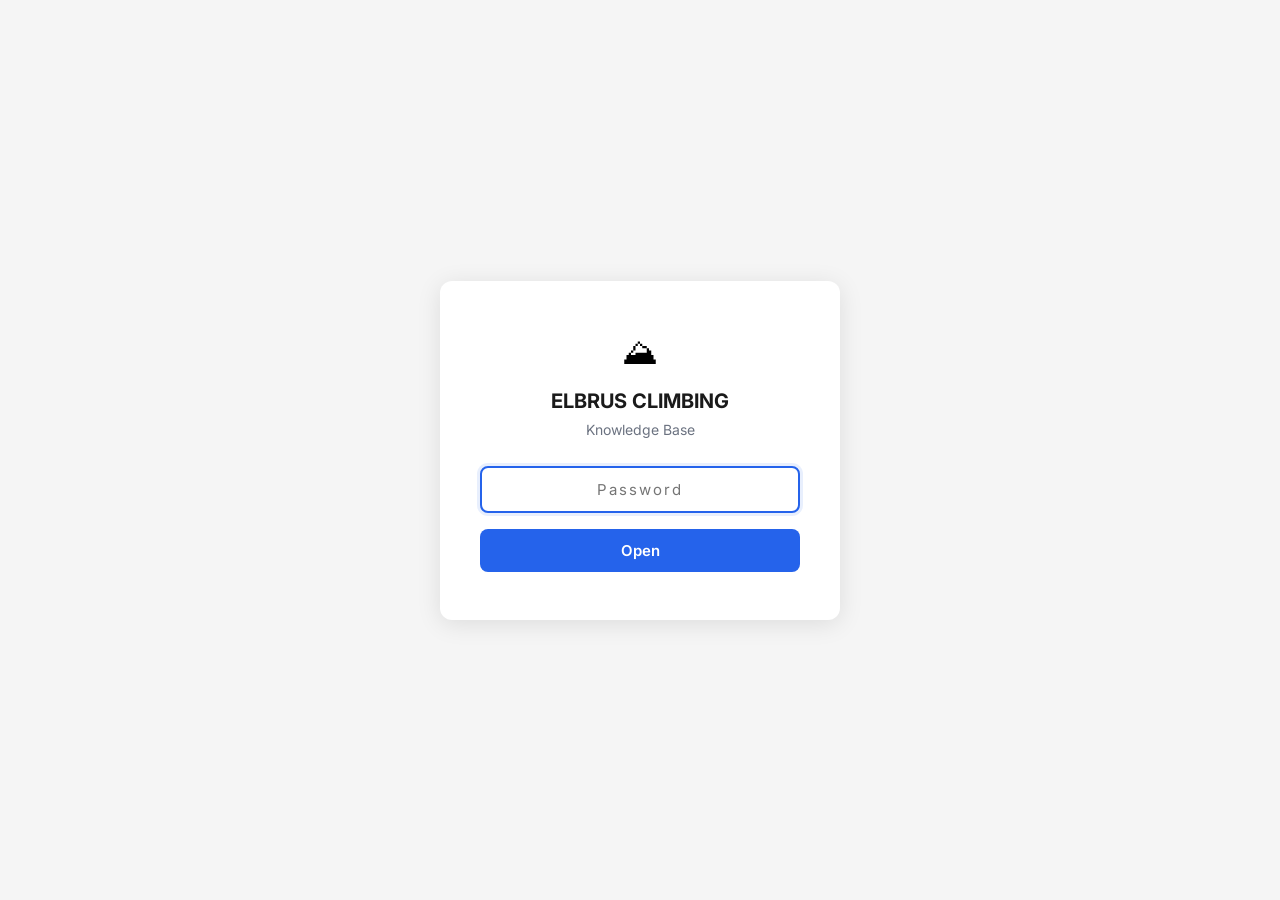
<file: kb_index.html>
<!DOCTYPE html>
<html lang="ru">
<head>
    <meta charset="UTF-8">
    <meta name="viewport" content="width=device-width, initial-scale=1.0">
    <title>Elbrus Climbing — Knowledge Base</title>
    <link href="https://fonts.googleapis.com/css2?family=Inter:wght@400;500;600;700&display=swap" rel="stylesheet">
    <style>
        * {
            margin: 0;
            padding: 0;
            box-sizing: border-box;
        }

        body {
            font-family: 'Inter', -apple-system, BlinkMacSystemFont, 'Segoe UI', sans-serif;
            background: #f5f5f5;
            min-height: 100vh;
        }

        /* ── Login Screen ── */
        body.locked {
            display: flex;
            align-items: center;
            justify-content: center;
        }

        .login-container {
            background: #fff;
            border-radius: 12px;
            box-shadow: 0 4px 24px rgba(0,0,0,0.1);
            padding: 48px 40px;
            max-width: 400px;
            width: 90%;
            text-align: center;
        }

        .login-logo {
            font-size: 36px;
            margin-bottom: 16px;
        }

        .login-title {
            font-size: 20px;
            font-weight: 700;
            margin-bottom: 8px;
            color: #1a1a1a;
        }

        .login-subtitle {
            font-size: 14px;
            color: #6b7280;
            margin-bottom: 28px;
        }

        .login-input {
            width: 100%;
            padding: 12px 16px;
            border: 2px solid #e5e5e5;
            border-radius: 8px;
            font-family: 'Inter', sans-serif;
            font-size: 15px;
            text-align: center;
            letter-spacing: 2px;
            transition: all 0.2s;
            margin-bottom: 16px;
        }

        .login-input:focus {
            outline: none;
            border-color: #2563eb;
            box-shadow: 0 0 0 3px rgba(37,99,235,0.1);
        }

        .login-input.error {
            border-color: #ef4444;
            animation: shake 0.4s ease;
        }

        @keyframes shake {
            0%, 100% { transform: translateX(0); }
            25% { transform: translateX(-8px); }
            75% { transform: translateX(8px); }
        }

        .login-btn {
            width: 100%;
            padding: 12px;
            background: #2563eb;
            color: white;
            border: none;
            border-radius: 8px;
            font-family: 'Inter', sans-serif;
            font-size: 15px;
            font-weight: 600;
            cursor: pointer;
            transition: all 0.2s;
        }

        .login-btn:hover {
            background: #1d4ed8;
        }

        .login-btn:disabled {
            background: #93c5fd;
            cursor: not-allowed;
        }

        .login-error {
            color: #ef4444;
            font-size: 13px;
            margin-top: 12px;
            display: none;
        }

        .login-error.show {
            display: block;
        }

        /* ── Main Content (hidden until auth) ── */
        .main-content {
            display: none;
        }

        body.unlocked .login-container {
            display: none;
        }

        body.unlocked .main-content {
            display: block;
        }

        body.unlocked {
            display: block;
        }

        /* ── Header ── */
        .header {
            background: #fff;
            border-bottom: 1px solid #e5e7eb;
            padding: 20px 0;
            position: sticky;
            top: 0;
            z-index: 100;
        }

        .header-inner {
            max-width: 900px;
            margin: 0 auto;
            padding: 0 24px;
            display: flex;
            align-items: center;
            justify-content: space-between;
        }

        .header-brand {
            display: flex;
            align-items: center;
            gap: 12px;
        }

        .header-logo {
            font-size: 22px;
        }

        .header-title {
            font-weight: 700;
            font-size: 16px;
            color: #1a1a1a;
            letter-spacing: 1.5px;
            text-transform: uppercase;
        }

        .lang-switch {
            display: flex;
            align-items: center;
            gap: 0;
            background: #f3f4f6;
            border-radius: 6px;
            overflow: hidden;
            font-size: 12px;
            font-weight: 600;
        }

        .lang-btn {
            padding: 6px 12px;
            border: none;
            background: transparent;
            color: #6b7280;
            cursor: pointer;
            font-family: 'Inter', sans-serif;
            font-size: 12px;
            font-weight: 600;
            transition: all 0.2s;
        }

        .lang-btn.active {
            background: #2563eb;
            color: #fff;
        }

        /* ── Page Title ── */
        .page-title-section {
            max-width: 900px;
            margin: 32px auto 0;
            padding: 0 24px;
        }

        .page-title {
            font-size: 28px;
            font-weight: 700;
            color: #1a1a1a;
            margin-bottom: 8px;
        }

        .page-subtitle {
            font-size: 14px;
            color: #6b7280;
            margin-bottom: 24px;
        }

        /* ── Search ── */
        .search-wrapper {
            max-width: 900px;
            margin: 0 auto;
            padding: 0 24px 24px;
            position: relative;
        }

        .search-input {
            width: 100%;
            padding: 14px 16px 14px 44px;
            border: 2px solid #e5e7eb;
            border-radius: 10px;
            font-family: 'Inter', sans-serif;
            font-size: 15px;
            background: #fff;
            transition: all 0.2s;
        }

        .search-input:focus {
            outline: none;
            border-color: #2563eb;
            box-shadow: 0 0 0 3px rgba(37,99,235,0.1);
        }

        .search-icon {
            position: absolute;
            left: 40px;
            top: 15px;
            color: #9ca3af;
            font-size: 16px;
            pointer-events: none;
        }

        .search-results {
            position: absolute;
            top: 54px;
            left: 24px;
            right: 24px;
            background: #fff;
            border: 1px solid #e5e7eb;
            border-radius: 10px;
            box-shadow: 0 8px 24px rgba(0,0,0,0.12);
            max-height: 320px;
            overflow-y: auto;
            display: none;
            z-index: 50;
        }

        .search-results.visible {
            display: block;
        }

        .search-result-item {
            padding: 12px 16px;
            border-bottom: 1px solid #f3f4f6;
            cursor: pointer;
            transition: background 0.15s;
        }

        .search-result-item:last-child {
            border-bottom: none;
        }

        .search-result-item:hover {
            background: #f0f7ff;
        }

        .search-result-item.disabled {
            cursor: default;
            opacity: 0.5;
        }

        .search-result-item.disabled:hover {
            background: transparent;
        }

        .search-result-title {
            font-size: 14px;
            font-weight: 600;
            color: #1a1a1a;
        }

        .search-result-section {
            font-size: 12px;
            color: #6b7280;
            margin-top: 2px;
        }

        .search-no-results {
            padding: 16px;
            text-align: center;
            color: #9ca3af;
            font-size: 14px;
        }

        /* ── Section Cards ── */
        .sections-container {
            max-width: 900px;
            margin: 0 auto;
            padding: 0 24px 48px;
            display: flex;
            flex-direction: column;
            gap: 20px;
        }

        .section-card {
            background: #fff;
            border-radius: 12px;
            box-shadow: 0 1px 8px rgba(0,0,0,0.06);
            padding: 28px 28px 20px;
            transition: box-shadow 0.2s;
        }

        .section-card:hover {
            box-shadow: 0 4px 16px rgba(0,0,0,0.1);
        }

        .section-header {
            display: flex;
            align-items: center;
            gap: 10px;
            margin-bottom: 18px;
            padding-bottom: 14px;
            border-bottom: 2px solid #f3f4f6;
        }

        .section-icon {
            font-size: 22px;
        }

        .section-title {
            font-size: 16px;
            font-weight: 700;
            color: #1a1a1a;
            text-transform: uppercase;
            letter-spacing: 0.5px;
        }

        .section-list {
            list-style: none;
            display: flex;
            flex-direction: column;
            gap: 4px;
        }

        .section-item {
            display: flex;
            align-items: center;
            gap: 8px;
            padding: 10px 12px;
            border-radius: 8px;
            transition: background 0.15s;
        }

        .section-item.active {
            cursor: pointer;
        }

        .section-item.active:hover {
            background: #f0f7ff;
        }

        .section-item.active .item-title {
            color: #2563eb;
            font-weight: 500;
        }

        .section-item .item-arrow {
            color: #2563eb;
            font-size: 14px;
            flex-shrink: 0;
            opacity: 0;
            transform: translateX(-4px);
            transition: all 0.2s;
        }

        .section-item.active:hover .item-arrow {
            opacity: 1;
            transform: translateX(0);
        }

        .section-item .item-title {
            font-size: 14px;
            color: #1a1a1a;
        }

        .section-item.coming-soon .item-title {
            color: #9ca3af;
            font-style: italic;
        }

        .badge-soon {
            font-size: 10px;
            font-weight: 600;
            color: #9ca3af;
            background: #f3f4f6;
            padding: 2px 8px;
            border-radius: 4px;
            text-transform: uppercase;
            letter-spacing: 0.5px;
            flex-shrink: 0;
        }

        .item-dot {
            width: 6px;
            height: 6px;
            border-radius: 50%;
            flex-shrink: 0;
        }

        .section-item.active .item-dot {
            background: #2563eb;
        }

        .section-item.coming-soon .item-dot {
            background: #d1d5db;
        }

        /* ── Footer ── */
        .footer {
            text-align: center;
            padding: 24px;
            font-size: 12px;
            color: #9ca3af;
        }

        /* ── Responsive ── */
        @media (max-width: 600px) {
            .login-container {
                padding: 36px 28px;
            }

            .page-title {
                font-size: 22px;
            }

            .section-card {
                padding: 20px 18px 16px;
            }

            .header-title {
                font-size: 13px;
                letter-spacing: 1px;
            }

            .search-icon {
                left: 36px;
            }
        }
    </style>
</head>
<body class="locked">

    <!-- ── Login Screen ── -->
    <div class="login-container" id="loginContainer">
        <div class="login-logo">&#9968;</div>
        <div class="login-title">ELBRUS CLIMBING</div>
        <div class="login-subtitle">Knowledge Base</div>
        <input type="password" class="login-input" id="passwordInput"
               placeholder="Password" autocomplete="off" autofocus>
        <button class="login-btn" id="loginBtn">Open</button>
        <div class="login-error" id="loginError">Wrong password</div>
    </div>

    <!-- ── Main Content ── -->
    <div class="main-content">

        <div class="header">
            <div class="header-inner">
                <div class="header-brand">
                    <span class="header-logo">&#9968;</span>
                    <span class="header-title">ELBRUS CLIMBING</span>
                </div>
                <div class="lang-switch">
                    <button class="lang-btn" data-lang="en" onclick="setLang('en')">EN</button>
                    <button class="lang-btn active" data-lang="ru" onclick="setLang('ru')">RU</button>
                </div>
            </div>
        </div>

        <div class="page-title-section">
            <div class="page-title" data-ru="База знаний" data-en="Knowledge Base">База знаний</div>
            <div class="page-subtitle" data-ru="Внутренние материалы компании" data-en="Internal company materials">Внутренние материалы компании</div>
        </div>

        <div class="search-wrapper">
            <span class="search-icon">&#128269;</span>
            <input type="text" class="search-input" id="searchInput"
                   data-ru-placeholder="Поиск по базе знаний..."
                   data-en-placeholder="Search the knowledge base..."
                   placeholder="Поиск по базе знаний...">
            <div class="search-results" id="searchResults"></div>
        </div>

        <div class="sections-container">

            <!-- SALES -->
            <div class="section-card">
                <div class="section-header">
                    <span class="section-icon">&#128203;</span>
                    <span class="section-title" data-ru="Продажи" data-en="Sales">Продажи</span>
                </div>
                <ul class="section-list">
                    <li class="section-item active" onclick="window.location.href='playbook_kb_protected.html'">
                        <span class="item-dot"></span>
                        <span class="item-title" data-ru="Техника продаж" data-en="Sales Playbook">Техника продаж</span>
                        <span class="item-arrow">&rarr;</span>
                    </li>
                    <li class="section-item active" onclick="window.location.href='scripts_kb_protected.html'">
                        <span class="item-dot"></span>
                        <span class="item-title" data-ru="Скрипты продаж" data-en="Sales Scripts">Скрипты продаж</span>
                        <span class="item-arrow">&rarr;</span>
                    </li>
                    <li class="section-item active" onclick="window.location.href='call_flowchart.html'">
                        <span class="item-dot"></span>
                        <span class="item-title" data-ru="Скрипт обзвона" data-en="Call Script">Скрипт обзвона</span>
                        <span class="item-arrow">&rarr;</span>
                    </li>
                </ul>
            </div>

            <!-- HR -->
            <div class="section-card">
                <div class="section-header">
                    <span class="section-icon">&#128101;</span>
                    <span class="section-title" data-ru="HR и найм" data-en="HR &amp; Hiring">HR и найм</span>
                </div>
                <ul class="section-list">
                    <li class="section-item active" onclick="window.location.href='test-sales-hiring/'">
                        <span class="item-dot"></span>
                        <span class="item-title" data-ru="Тест для менеджера по продажам" data-en="Sales Manager Test">Тест для менеджера по продажам</span>
                        <span class="item-arrow">&rarr;</span>
                    </li>
                    <li class="section-item coming-soon">
                        <span class="item-dot"></span>
                        <span class="item-title" data-ru="Обучение новых сотрудников" data-en="Onboarding">Обучение новых сотрудников</span>
                        <span class="badge-soon" data-ru="скоро" data-en="soon">скоро</span>
                    </li>
                    <li class="section-item coming-soon">
                        <span class="item-dot"></span>
                        <span class="item-title" data-ru="Стандарты работы" data-en="Work Standards">Стандарты работы</span>
                        <span class="badge-soon" data-ru="скоро" data-en="soon">скоро</span>
                    </li>
                </ul>
            </div>

            <!-- PRODUCT -->
            <div class="section-card">
                <div class="section-header">
                    <span class="section-icon">&#128230;</span>
                    <span class="section-title" data-ru="Продукт" data-en="Product">Продукт</span>
                </div>
                <ul class="section-list">
                    <li class="section-item coming-soon">
                        <span class="item-dot"></span>
                        <span class="item-title" data-ru="Описания программ" data-en="Programme Descriptions">Описания программ</span>
                        <span class="badge-soon" data-ru="скоро" data-en="soon">скоро</span>
                    </li>
                    <li class="section-item coming-soon">
                        <span class="item-dot"></span>
                        <span class="item-title" data-ru="FAQ для клиентов" data-en="Client FAQ">FAQ для клиентов</span>
                        <span class="badge-soon" data-ru="скоро" data-en="soon">скоро</span>
                    </li>
                    <li class="section-item coming-soon">
                        <span class="item-dot"></span>
                        <span class="item-title" data-ru="Безопасность" data-en="Safety">Безопасность</span>
                        <span class="badge-soon" data-ru="скоро" data-en="soon">скоро</span>
                    </li>
                </ul>
            </div>

            <!-- PROCESSES -->
            <div class="section-card">
                <div class="section-header">
                    <span class="section-icon">&#128202;</span>
                    <span class="section-title" data-ru="Процессы" data-en="Processes">Процессы</span>
                </div>
                <ul class="section-list">
                    <li class="section-item coming-soon">
                        <span class="item-dot"></span>
                        <span class="item-title" data-ru="Работа в CRM" data-en="CRM Guidelines">Работа в CRM</span>
                        <span class="badge-soon" data-ru="скоро" data-en="soon">скоро</span>
                    </li>
                    <li class="section-item coming-soon">
                        <span class="item-dot"></span>
                        <span class="item-title" data-ru="Шаблоны сообщений" data-en="Message Templates">Шаблоны сообщений</span>
                        <span class="badge-soon" data-ru="скоро" data-en="soon">скоро</span>
                    </li>
                    <li class="section-item coming-soon">
                        <span class="item-dot"></span>
                        <span class="item-title" data-ru="Отчётность" data-en="Reporting">Отчётность</span>
                        <span class="badge-soon" data-ru="скоро" data-en="soon">скоро</span>
                    </li>
                </ul>
            </div>

        </div>

        <div class="footer" data-ru="Elbrus Climbing &middot; Внутренняя база знаний" data-en="Elbrus Climbing &middot; Internal Knowledge Base">Elbrus Climbing &middot; Внутренняя база знаний</div>

    </div>

    <script>
        // ── Password Verification (PBKDF2 + SHA-256) ──
        const SALT_HEX = '24eb0f39506be51b209d4f83c83ef252';
        const HASH_HEX = '905ccb2b4e0412a8102c181bbc95d5b8e92fd31c5994ff5e7a3b3cc4aeee7518';
        const ITERATIONS = 100000;

        function hexToBuffer(hex) {
            const bytes = new Uint8Array(hex.length / 2);
            for (let i = 0; i < hex.length; i += 2) {
                bytes[i / 2] = parseInt(hex.substr(i, 2), 16);
            }
            return bytes.buffer;
        }

        function bufferToHex(buffer) {
            return Array.from(new Uint8Array(buffer))
                .map(b => b.toString(16).padStart(2, '0'))
                .join('');
        }

        async function verifyPassword(password) {
            const encoder = new TextEncoder();
            const keyMaterial = await crypto.subtle.importKey(
                'raw', encoder.encode(password), 'PBKDF2', false, ['deriveBits']
            );
            const derivedBits = await crypto.subtle.deriveBits(
                {
                    name: 'PBKDF2',
                    salt: new Uint8Array(hexToBuffer(SALT_HEX)),
                    iterations: ITERATIONS,
                    hash: 'SHA-256'
                },
                keyMaterial,
                256
            );
            return bufferToHex(derivedBits) === HASH_HEX;
        }

        async function attemptLogin() {
            const input = document.getElementById('passwordInput');
            const btn = document.getElementById('loginBtn');
            const error = document.getElementById('loginError');
            const password = input.value;

            if (!password) return;

            btn.disabled = true;
            btn.textContent = '...';
            error.classList.remove('show');

            const valid = await verifyPassword(password);

            if (valid) {
                document.body.classList.remove('locked');
                document.body.classList.add('unlocked');
            } else {
                input.classList.add('error');
                error.classList.add('show');
                btn.disabled = false;
                btn.textContent = 'Open';
                setTimeout(() => input.classList.remove('error'), 400);
            }
        }

        document.getElementById('loginBtn').addEventListener('click', attemptLogin);
        document.getElementById('passwordInput').addEventListener('keydown', (e) => {
            if (e.key === 'Enter') attemptLogin();
        });

        // ── Language Switch ──
        let currentLang = 'ru';

        function setLang(lang) {
            currentLang = lang;
            document.querySelectorAll('.lang-btn').forEach(btn => {
                btn.classList.toggle('active', btn.dataset.lang === lang);
            });
            document.querySelectorAll('[data-ru]').forEach(el => {
                el.textContent = el.getAttribute('data-' + lang);
            });
            const searchInput = document.getElementById('searchInput');
            searchInput.placeholder = searchInput.getAttribute('data-' + lang + '-placeholder');
            // Re-run search if there's text
            if (searchInput.value.trim()) {
                runSearch(searchInput.value.trim());
            }
        }

        // ── Search ──
        const searchIndex = [
            { keywords: ['скрипт', 'script', 'ответ', 'reply', 'клиент', 'client', 'возражение', 'objection', 'цена', 'price'], title: {ru: 'Скрипты продаж', en: 'Sales Scripts'}, link: 'scripts_kb_protected.html', section: {ru: 'Продажи', en: 'Sales'} },
            { keywords: ['техника', 'technique', 'методология', 'methodology', 'воронка', 'funnel', 'квалификация', 'qualification', 'закрытие', 'closing', 'playbook', 'плейбук'], title: {ru: 'Техника продаж', en: 'Sales Playbook'}, link: 'playbook_kb_protected.html', section: {ru: 'Продажи', en: 'Sales'} },
            { keywords: ['звонок', 'call', 'обзвон', 'телефон', 'phone', 'холодный', 'cold'], title: {ru: 'Скрипт обзвона', en: 'Call Script'}, link: 'call_flowchart.html', section: {ru: 'Продажи', en: 'Sales'} },
            { keywords: ['тест', 'test', 'найм', 'hiring', 'кандидат', 'candidate', 'менеджер', 'manager', 'оценка', 'assessment'], title: {ru: 'Тест для менеджера по продажам', en: 'Sales Manager Test'}, link: 'test-sales-hiring/', section: {ru: 'HR и найм', en: 'HR & Hiring'} },
            { keywords: ['обучение', 'onboarding', 'новый сотрудник', 'new employee', 'адаптация'], title: {ru: 'Обучение новых сотрудников', en: 'Onboarding'}, link: null, section: {ru: 'HR и найм', en: 'HR & Hiring'} },
            { keywords: ['программа', 'programme', 'маршрут', 'route', 'эльбрус', 'elbrus', 'казбек', 'kazbek'], title: {ru: 'Описания программ', en: 'Programme Descriptions'}, link: null, section: {ru: 'Продукт', en: 'Product'} },
            { keywords: ['crm', 'битрикс', 'bitrix', 'сделка', 'deal', 'лид', 'lead'], title: {ru: 'Работа в CRM', en: 'CRM Guidelines'}, link: null, section: {ru: 'Процессы', en: 'Processes'} },
            { keywords: ['безопасность', 'safety', 'страховка', 'insurance', 'акклиматизация', 'acclimatization'], title: {ru: 'Безопасность', en: 'Safety'}, link: null, section: {ru: 'Продукт', en: 'Product'} },
            { keywords: ['шаблон', 'template', 'сообщение', 'message', 'ватсап', 'whatsapp'], title: {ru: 'Шаблоны сообщений', en: 'Message Templates'}, link: null, section: {ru: 'Процессы', en: 'Processes'} },
            { keywords: ['отчёт', 'отчет', 'report', 'статистика', 'statistics', 'kpi'], title: {ru: 'Отчётность', en: 'Reporting'}, link: null, section: {ru: 'Процессы', en: 'Processes'} },
            { keywords: ['faq', 'вопрос', 'question', 'частый', 'frequent'], title: {ru: 'FAQ для клиентов', en: 'Client FAQ'}, link: null, section: {ru: 'Продукт', en: 'Product'} },
            { keywords: ['стандарт', 'standard', 'правила', 'rules', 'регламент', 'regulation'], title: {ru: 'Стандарты работы', en: 'Work Standards'}, link: null, section: {ru: 'HR и найм', en: 'HR & Hiring'} },
            { keywords: ['продажа', 'sale', 'продавать', 'sell'], title: {ru: 'Скрипты продаж', en: 'Sales Scripts'}, link: 'scripts_kb_protected.html', section: {ru: 'Продажи', en: 'Sales'} },
        ];

        function runSearch(query) {
            const resultsEl = document.getElementById('searchResults');
            const q = query.toLowerCase().trim();

            if (!q) {
                resultsEl.classList.remove('visible');
                resultsEl.innerHTML = '';
                return;
            }

            const seen = new Set();
            const matches = [];

            searchIndex.forEach(item => {
                const key = item.title.en;
                if (seen.has(key)) return;
                const matched = item.keywords.some(kw => kw.includes(q) || q.includes(kw));
                if (matched) {
                    seen.add(key);
                    matches.push(item);
                }
            });

            resultsEl.innerHTML = '';

            if (matches.length === 0) {
                const noResults = currentLang === 'ru' ? 'Ничего не найдено' : 'No results found';
                resultsEl.innerHTML = '<div class="search-no-results">' + noResults + '</div>';
            } else {
                matches.forEach(item => {
                    const div = document.createElement('div');
                    const isAvailable = !!item.link;
                    div.className = 'search-result-item' + (isAvailable ? '' : ' disabled');

                    const soonLabel = currentLang === 'ru' ? ' (скоро)' : ' (coming soon)';
                    const titleText = item.title[currentLang] + (isAvailable ? '' : soonLabel);

                    div.innerHTML = '<div class="search-result-title">' + titleText + '</div>' +
                        '<div class="search-result-section">' + item.section[currentLang] + '</div>';

                    if (isAvailable) {
                        div.addEventListener('click', () => {
                            window.location.href = item.link;
                        });
                    }

                    resultsEl.appendChild(div);
                });
            }

            resultsEl.classList.add('visible');
        }

        document.getElementById('searchInput').addEventListener('input', (e) => {
            runSearch(e.target.value);
        });

        document.addEventListener('click', (e) => {
            const searchWrapper = document.querySelector('.search-wrapper');
            if (!searchWrapper.contains(e.target)) {
                document.getElementById('searchResults').classList.remove('visible');
            }
        });

        document.getElementById('searchInput').addEventListener('focus', (e) => {
            if (e.target.value.trim()) {
                runSearch(e.target.value.trim());
            }
        });
    </script>
</body>
</html>
</file>
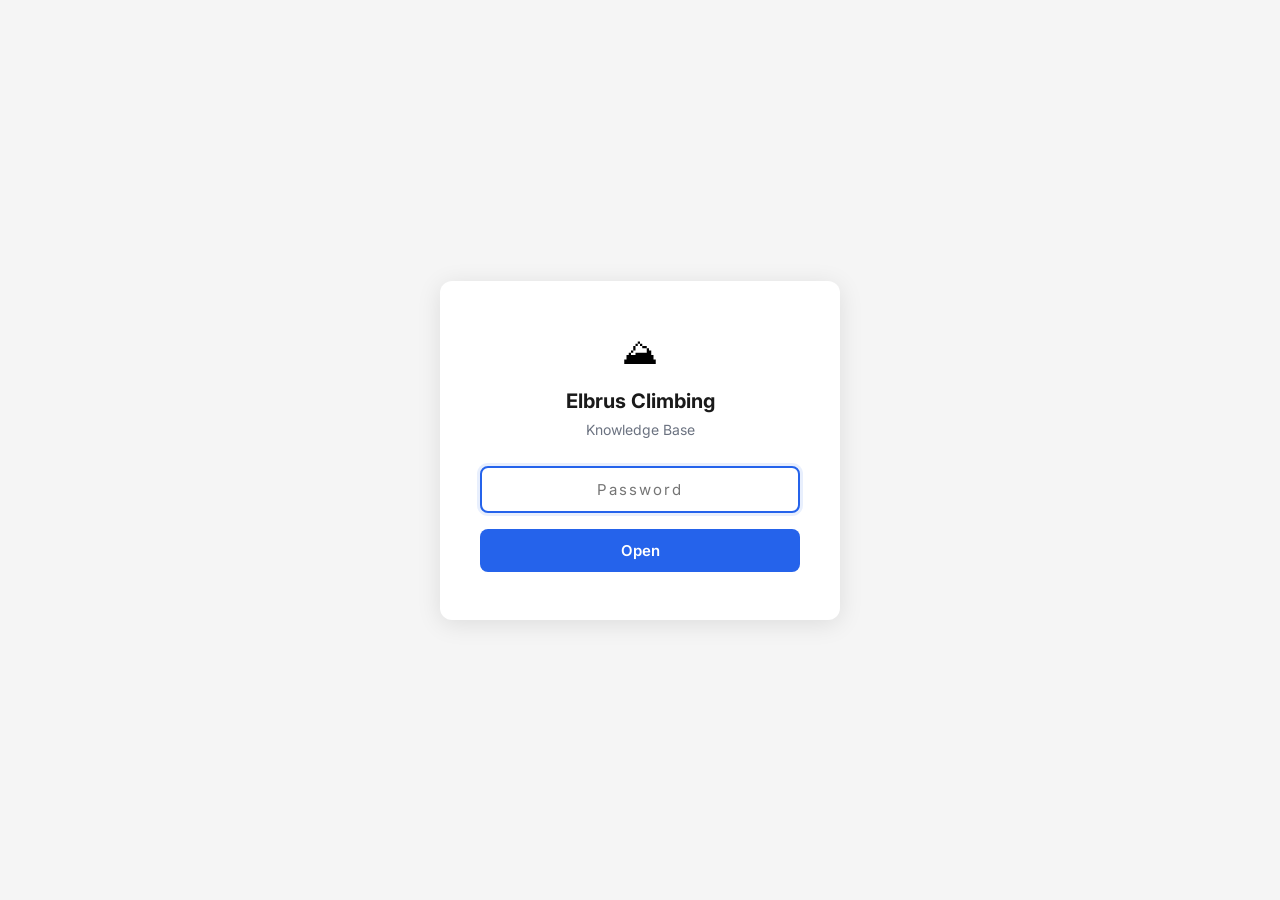
<file: playbook_kb_protected.html>
<!DOCTYPE html>
<html lang="ru">
<head>
    <meta charset="UTF-8">
    <meta name="viewport" content="width=device-width, initial-scale=1.0">
    <title>Elbrus Climbing — Описание техники продаж</title>
    <link href="https://fonts.googleapis.com/css2?family=Inter:wght@400;500;600;700&display=swap" rel="stylesheet">
    <!--
    ============================================================
    DEVELOPER NOTES — INSTRUCTIONS FOR FUTURE EDITING
    ============================================================

    This file is a password-protected wrapper for the scripts knowledge base.

    HOW IT WORKS:
    - The actual page content is AES-256-GCM encrypted and stored in the
      #encrypted-data div as base64.
    - When the user enters the correct password, the browser derives a key
      using PBKDF2 (SHA-256, 100k iterations) via the Web Crypto API,
      decrypts the content, and replaces the page body with the decrypted HTML.
    - Without the correct password, the content is genuinely inaccessible —
      not just hidden, but cryptographically encrypted.

    HOW TO UPDATE THE CONTENT:
    1. Edit the source file (scripts_kb.html) — that's the unencrypted version.
    2. If the scripts database (Scripts_Database.txt) changed, re-run the parser:
         python3 /tmp/generate_scripts_kb.py
    3. Re-encrypt with:
         python3 /tmp/encrypt_html.py scripts_kb.html scripts_kb_protected.html <PASSWORD>
    4. Push scripts_kb_protected.html (or index.html) to GitHub.

    SOURCE FILES:
    - Scripts_Database.txt — the master database (291 scripts, 8 sections)
    - scripts_kb.html — the unencrypted viewer (template + data)
    - /tmp/generate_scripts_kb.py — parser: reads DB, injects JSON into HTML
    - /tmp/encrypt_html.py — this encryption wrapper

    PARSER NOTES:
    - Section header regex: r'(?:^-{3,}\n)?(\d+)\.\s+(.+?)\s+\[\d+ scripts?\]\n-{3,}'
    - Subsection regex: r'^(\d+\.\d+)\s{2,}(.+?)\s{2,}\((\d+)\)'
    - Script start: r'^\[(\d+)\]\s*$'
    - Fields parsed: SITUATION, GOAL, SCRIPT (with #tags), TZ
    - Data injected as: const sections = {JSON};

    HTML VIEWER FEATURES:
    - Sticky header with full-text search
    - Sidebar TOC with scroll spy (IntersectionObserver)
    - Scripts open by default (not collapsed)
    - Each script shows: Situation, Goal, Tags, Script body (blue block + copy button), TZ
    - Copy button copies just the script text to clipboard
    - Responsive layout (sidebar collapses on mobile)

    STYLE CONVENTIONS:
    - Primary color: #2563eb (blue)
    - Script body: #f0f7ff background, 3px left border #2563eb
    - Labels: 11px uppercase, #6b7280
    - Font: Inter

    PASSWORD:
    - The password is NOT stored in this file (only the encrypted data + salt).
    - To change the password, re-run encrypt_html.py with a new password.

    ============================================================
    -->
    <style>
        * {
            margin: 0;
            padding: 0;
            box-sizing: border-box;
        }

        body {
            font-family: 'Inter', -apple-system, BlinkMacSystemFont, 'Segoe UI', sans-serif;
            background: #f5f5f5;
            display: flex;
            align-items: center;
            justify-content: center;
            min-height: 100vh;
        }

        .login-container {
            background: #fff;
            border-radius: 12px;
            box-shadow: 0 4px 24px rgba(0,0,0,0.1);
            padding: 48px 40px;
            max-width: 400px;
            width: 90%;
            text-align: center;
        }

        .login-logo {
            font-size: 36px;
            margin-bottom: 16px;
        }

        .login-title {
            font-size: 20px;
            font-weight: 700;
            margin-bottom: 8px;
            color: #1a1a1a;
        }

        .login-subtitle {
            font-size: 14px;
            color: #6b7280;
            margin-bottom: 28px;
        }

        .login-input {
            width: 100%;
            padding: 12px 16px;
            border: 2px solid #e5e5e5;
            border-radius: 8px;
            font-family: 'Inter', sans-serif;
            font-size: 15px;
            text-align: center;
            letter-spacing: 2px;
            transition: all 0.2s;
            margin-bottom: 16px;
        }

        .login-input:focus {
            outline: none;
            border-color: #2563eb;
            box-shadow: 0 0 0 3px rgba(37,99,235,0.1);
        }

        .login-input.error {
            border-color: #ef4444;
            animation: shake 0.4s ease;
        }

        @keyframes shake {
            0%, 100% { transform: translateX(0); }
            25% { transform: translateX(-8px); }
            75% { transform: translateX(8px); }
        }

        .login-btn {
            width: 100%;
            padding: 12px;
            background: #2563eb;
            color: white;
            border: none;
            border-radius: 8px;
            font-family: 'Inter', sans-serif;
            font-size: 15px;
            font-weight: 600;
            cursor: pointer;
            transition: all 0.2s;
        }

        .login-btn:hover {
            background: #1d4ed8;
        }

        .login-btn:disabled {
            background: #93c5fd;
            cursor: not-allowed;
        }

        .login-error {
            color: #ef4444;
            font-size: 13px;
            margin-top: 12px;
            display: none;
        }

        .login-error.show {
            display: block;
        }
    </style>
</head>
<body>
    <div class="login-container" id="loginContainer">
        <div class="login-logo">&#9968;</div>
        <div class="login-title">Elbrus Climbing</div>
        <div class="login-subtitle">Knowledge Base</div>
        <input type="password" class="login-input" id="passwordInput"
               placeholder="Password" autocomplete="off" autofocus>
        <button class="login-btn" id="loginBtn" onclick="attemptDecrypt()">Open</button>
        <div class="login-error" id="loginError">Wrong password</div>
    </div>

    <div id="encrypted-data" style="display:none">wtxkPJdzpeyJakZOyAAM76Ah8Wyc2TnXtu6lmU6x473+A8CO2WjiEiSqfVfs1wdeLy9+yPTyxvmvK4YEVWTYhe39K4jtN7fpIoUXBfT3MsI8WaYALElpYyPsprBhrrsu4SdCi7oQbNDIyAgiyR8lU+wRYS4/ieehFfdOnOprxg/vh1+ml8v39dJ/b+EUSeoXrP3befBr0fOax1b3HjwUUdD5WO2Hae06SHKL8A3lw5KKyldg6lD+vUCDd5oqAxg0GZ7cRQ1KrA/GqNvnKnx8hmg0Y3QKF/I/PO9XTioVzauLmSdIF9p4o2geinEsC7VFx2s3Ro1re3KaFzZAK2ZA+h9YdpOdNpTuD5LpCu16/pP8IRuUFyLcbRdtyncwW72/uphC/HZtrYBvmnT+gI6FH5OdYn4hXMwHYeiMmepm8tCyZBqTOGXRbrx54sHytmfDw4xQ14h9yisu4LGabbQhN3x/SIyqWTj2Ot0jIx4gfFQ3VGdbQ82ClwBOlKC5QUS1QpGLbz9q1vTeCqwb5HubiRXCZK3fX72mDMs1D3UkPQ8hoP8U5T3QgW0pmA0FtFi1mtb53jSOEgwerSHfZ+TEwKGFyHMLpACGpgDkKLH0e+0NwiqIeOL99G250u+30v2fQhGaDIMLqJFKOsys2QxDy/YakGmvN9TG/[base64]/y8zWZEOirjCvR0At5RjO+mjOYq6yVEj/lkZMyAciSDhaRP2PeoTPpZLvYQm5oUhuwZXYNbJLPwpJnBasTEfjenvtgJYv15RHcCrvFBqUU/T9YNELV1Z2g5lrIN5b3dmCB3+vc0/XT/misTfZlNeDIQq+PTt1LA+OADdZNHyc8+x9QccnkzjGj9+WDf2fk8GfLBTRwulqGbPzqklePgY/hHbE8TXoFrrrOnxGqbcX4uyPB1jG+vbeFPH17N7Z699+vzv4rmHkGihxjql4D9NBwfYnDeY9YrtrENI237s1paPntnmja19p9fBBtmMO07W4lTY4HKVaQBkp0qJ8VbhAc8SURUygnxkNkwWV8Xew3o28YO/rA/we3Kmv3hKxyceoCneLnTl/fPN+1F2BtImOgtxH4UqBlRA16CH38HY4A7z+7OSCMsTwgxaVJfFolcEY61dPP5RDBLmu7aMkgO1mOiWumcbjbqk/Op70lmReDnj1uVcvGhIE1tOhU1HfU6LaN/[base64]/Bga0MryBdGNgf2YbQoTRNeQbXlcykmDj9eutsIDhRMWUdScqVFAhks52DcHyV0gV11NEuajdoZuFCY/oBsfdFcqatm6BHig6ve0ftNUkimME9ls0QijQTTBQcjFrq0ycD52+K43LMuIh1XoaKApDd6GrrUXlBtawpeCAo1q2AX1jKxDrpDL3DSAy9UJ4TV3wttMyaslnFCbJqw6IvtJrL2oluNSMkCFsr7DnzFer5KQ4l9cZLG+CtKAOKyHtLiS/eoDwXz2bmhDLlXanC0+A2nuphx20V3+MTK0xLF1Awdntdh/izA8Vj1NI7TFeBKDsreYZIxxqwmZim2QbH9a2ZZEy0nU4r8IoBU6974XdJNjz6lucOCgUmxFP6HCJHuKcfSJzYDcII8ysUplbqSaum0KfQ3+8gcA8eiXRAUDqqw76BWHtHT5xXq879g9RpH+N7AjyqDIIwj4VhkylFPZD4LD9mMglrGrs/feHu3YKC86SwNBU237dXM7DOfewKc6nJ58TtdXNRn93is5ihAP4O9mm5Mwb2OxKutYK8ZPQ+ovWAAPE/lIHyVRuDPbRDPY7GvrsdgfCVOG4LMopkXYCLo5fW49nlUXejd0LWxGX0GozQSVbjatGV4Viql1fh1kbvwhVQSuCt9uOkTWx8b/dC3bFOMWNvV3cot9YJzjphogssHlk3Z8+AKm92A/Zk/4q7SS70tiLx2QTzPoAY3v70Fw0nb69LgKzUCns1xM9trGtjPUd/j20rRYeV6ipLoWDIO+xDeDm0+7LAwPQgmol9ry9/8MqAd9W5mGu4XQC6YhEvbPvYfvu24NxSUru36hp50tJFOKDUuu80AzhXFhvHfrRDFmuHgI9GT0wPH9EtzTM6dam7i/JuGCPEPDwfGA5nbsqpXefe1Hh4L7CB2kd/DBFE/xoJHe4qQvVQPG5LDT5/rQn0+Zk0vTY1wHHy4I2lz2cAXgyKaa+eS48MP2MPmj9YHmKjX9OHxnp1tlEJHKpSU6aVlSij1Wya2OmzBnbZz5f/e0+oRPRZRzxPtDktZGFmVOjFub5zUhBd1/j6RwkKF3P5l5l3vJ6PM4fGLW8AFzww7IWzSRQKENNPYb0kFlRzsLmq30yDn9lVhXqwrrgZ8CqTlgXQxh/8+C/yBJMrqka2Rjoh2tQzd2Qmu70kxCwpRjb71UEABsrE0hbg8I9mKLNZolWaY+1kYjxyvtDNEaWEHYJJOP2T+FI7y792PyGKENW+RxibyHedIi9ntGQ6u4CUyy7ss/nvTUhoU1zf7XHgGSDx2whRMZaH15kYJNx1FM1v2EoxsihstXZZIJtxGvDPt+5qlCLLeIslwBjkgMTzpYlONyUsC26vjnNCtIcosuoc/xUvXqRajbU/LwOPafT2t5atNbpxE1B22Y4A6bm7rBZ2w7AVcBgeOEWFbvp6khgDHjOWjd8j3/Ia7QMLza2I7rdZ4os2aYqN4oYtn0PztG78rFwUvDZHqEyFG+NbZl2JSmD76vhK1nsFv5MN3tCYepg21Sxk5sOSjadKAlsGDt75KdXoARN+GyW3IQ6rjW7105c62xtcz/hf/LwM59DaHTVMoJxE1CekX92f9P7Ei4V2drRHg3Qz/F4Y9N1NmUB7NzvQCaGa1rDu2oRIdxsSDXJRzWO8eeNbWhmf8kl2YfrC/gDRv+qDNSqE2YL6SubJ2EI7pXztRBjx2L7SkiSHEz3OA81dkJ78Cl2f12AxSwFHSOXPFAlpVuHFoX8WCga5r/xMW4ZFfN5dvwA9levad3sM0rj+1WK3OJrqPCZMmtfsID5EMFAgwiYw9x1WlUgyZQ+FwkrMx8qMp1/I9Jk9P3+hfaD4Nm4oKLp1Ip8kk1FLLFvXoliTo1ymjhF+GiTZf2i9FVFLdqceLdd05TOZ+hlrfKGr/JNFKiqbR9RNzXlEVjHDdeRgftv0H1WtWLdOsxy39WaaonqlJ23GAH2ouQcClQ/S1tlzND8IcV62/[base64]/NSTmGJRTeC1ICBwvzY1U0/SRPRYlAsEHWCPPsjuKRqJ5pfEl2/MXzANDlzLmbjAb8+8McVRBHG8OKLiSTwqDfrPXgJvc03vJCFfGtBgUh7YP9Rg5YGXy5gIrBpaadD0Xq1zzrTUl02/5yfqkUaEkt5oPvXVD/dC5TQ9NsIe8eBWXHTNw8Vo6agVwVXh2SRjJuyVnS8Szy6YaVYPtHFumP/LobD22PVDHzLl9TIkVzeM2LpQQG6XuZNJjgQy4Nkqk9Vz4ocBPILi2dzo7A/pZ7AWMSgAWSZ0uweJANTWdfpNaYJaG8zQRzPHREh7HuKIcs+YkIKRyUOW7dljSxWr1r7G7Jf7nx/Ez3VA9pg2Ys/e6u/hvrFCR2dc58r8tqgW1U0N+wl1boMAOlhY9zkXqz0JhdlRxt61dY2+WMw5+OxtcKxacG4owtcdMwCUXJyp0jeDf744UB0SRzB4wDO/50yn9khrETKoTh5MZYWi7vDAjiU+lO0GNRSwza5nzTJaL3PrlQfiHs9qJM5nUXWVxxAOyNsphuTjHDnmGhWJGgAlmPbi0ugjuElPulI/+12Sd0F7yFVCijEgo1s7gCSgekvCYsKQVt8qocsfaduPb89lZU8BRRowdapfeIKZKi9Y3ESInxj+us8178ap6YR9s94kT2e09hMyz5uZ+s2EIkHpuiOcDKySDcxrqaXDjbjwWen23gFxdd0SklxVxG/JHgwHIpsA9fG+tB+2SE85Lnv8nBZRIQ/8HTlVY9X8WW8oJHILJ6LtrfLkNZC6VspwZUZ6KZC7fC4QsdnyiAlHwH4J7qq+IZa6ISbESi615FOsz3q//RXf/WsP3oFuTrFG74a4eVIoouh3gkWLrojloE8PBqRkVBowdSCctEkZx4BMhBTYGoW9brdzWTutRNpVzRLO9wQuhU1Bik19ACfbMGgvg1dilsdHh7SCFihhUXcehvphV/lGkJCDg+zhFENA3UUt+n563oaSs9VCrqgXqYnOsf7qMI5ihn1fNTqjzqn0JhGleE/D2Dyw/QgC45oSvDqwtH8Xwc4qmflXE1o+b8Bmq1aULVMOk4ant8X6OQB6AZEbzCHw13voOljphPqM14sJ38zaBbJdJGBPBt1npR1QOo+28hjoNa1c9spKLs5QIWFz6Q2/qLgjuGzLwz5v1TI8rvwg34vCUAHLaHd0DJqbPOI/Nb82CUSkOH5Qlryum0xV8s9iZdXk9VxD7FpFnxoU+ZxZTjS7XXv/HuJKzpRIBV/NpamrTKMFjyPvTd2t3tb0dEyoAVcyza2aWHL6lGu++sQzc4SWU8Nb1r2dW6+twq7JPKjbhit5cbtlzJVTi7AwLzbiWW75JUltRLkUJ457rYf9ioSxyAnUzh8+Hm4zxukxo+5zv3xCirDD+AOPe1Gi0UIfayU5hTJnDQZaWCipLia2MY4dy/6Ki+IluNaSKYegTvmO4FPfTKiD7xcD+/zAOXoicFzymWQnb2ozIQCNzSq9Q1y1P9vYKLPKFZTnHDVgvzLeWqSHKq8kEKkqHbeWutuySPhV/CS2RnG6tcN6JmpVYCqs1qV049VU04tVHVY3sWDKoSioc9Qql3pfKzz/n56U6vhliIlE66bBHnFpIVEwztwrthlWV3ZULC0Unh6zKhPQ+dYPyF8xQgWQlLH8mqRganmCUUlqrKBMDQO/k273g9NBbSntgPCnGERUJzeAEjMR6P1E4LwbIf7TWk2qGuWc2S4RtRfCFf+4Vfx6zQ3fDHB9gN+oj5cpqJYI01k4OkgD5toCUq5E+apyytgbzz+71fXiKkPdMArVu4j52nRmpPjAAD2eYv38P7GE5GaRzkRK6VDkg5x4TJGNI5A1GFUtk5zSd8V6TGtAAX2f/1oxZ4D26v5JxC6Nh/3aleZHInOgejjQ/Hj3r+MUvZyFZhSAXDGVdi1xpTMTqCFNzgBBxQvs1/lqinj3bMEYFDtluVcFWTMDBNM8I9xe5GJwhX+SPE+2E2WG/OcAdXFkQONo6sZ/sucUoTI4HzYFAcwYaoFjyQbyV5YhmLK87ICwg1Rt9WinJKnZyVrgRNBlPAr7OhtRfeggkow20tJdzan5FiLl6ZOuarr/CcdLl2ixdkw43L5lieUC71baegQnojF/6SJHeqPpOFI1GwtvChcHTk1SwFUqkTnREZ+MqrtoHJOLAeIuodm0kRIg68Q0lSvFDCE9/lOaVpdCVLenwIEl0uqS6t88sS1hgce8ydFz2RhOz0oXRahAfhrGLgA/UywjhKFbeHyogzbhh59VtePKJkXcK9TMyWvZiPaHdPJo75kRC8CvSVbpCkGySKortManVDW0N40246nJZU8GPL6zgOi09qLgAR9Ly/gNNyQC7q84ocgruwVMw0zwZq+XAxyMjU9I3+optC6kBozvIuyLpqTaBUwWm0U7F6Qx+8j+IpowTz2LT9RdfoUjSwZf3/wlUpEv8QgMZBLZveQJ6nwVK+Xz4uBaW86wkFKo3mE/+bGRfbBGUJ/10ouODq6GAKbzV0SqRh85i8Sw2DHK9MII5sMaxrLjUvvpTlH77lBMMoldNcf29XoGSqqJAGcN4I7ymk3h0tMDpFKPlcrzgFEV6QySUcrDVFIgWXqk0G54BnEywJkvTVXH8qBi6VU+U4H0cH3FkzyZ9fW03iAwGHyn0XanqkreIuWuYR8RvhUbRuDa4aAQG9OO9QmB/[base64]/AXHBdXWtQ0eBetkfr87yJsRDufw/owur/iev/ITDgx6Z2Espwncdn0teLxYa+SK7v5P0KFtyvYsG/rxx7+r/N7ZVO9aPdm9OLgNUuMqN1uP3PabXH4dZJmOStlQ8Lf58AZhs5GEtd71+QU3VFJE4GDyi9Nkv2/ACGRMmu4h+EY1/5WoBwYFhkX6HpssGFz3TtwpztoQu+5301NvWtiFwt5rIpJ9Sk+zzLUA1DvxNRDBAgOhCP14R3Sj5C/nR/OQOxDLpeKrIdqhDhLdDTREDdm0yFS1t3eZg+PLxFdY4qTZceOc69odYYysHAABE6vFroS6rHzeFvk10QaeAdQlbv81TjqxUhFOQEu56Yhg9NSID0lh2gZDZ5GQge1F1qALoADQSPxFWiTKuj5S06UdLwRCaIKTsRCO258RnXRjcu6/KgV1BVfOYydSVlVjm/[base64]/gaXJYkfcmHU+hviSAQuy/qlnccRCctVRL6Alj9E8orTNmlZwBZyN78IJDQHFWnd+l/65N4BMXepml3HG5IH2+QqTpD+RKCVEn4AYVFaz6wEoEigOSwMyZWUBEoXhQ7VXpoErM7U9L3IO7hABVtzPDogVyN36mCpU2fnJhqrttkHIi3LcbHufZALqYAFTscqHgM87XDI/GgKVHynx7nyUPzpgzD0bOduilxVznV5kcEGh5Z0lKpg4/[base64]/kLYl3LZUwf/PBT4sUqiZdhC1rkXsc1RnbS3LIm6Zm1L6goKY4rRilzPSu1/02rAPKk2VAzoOdQvqnZA/y/zPdjOMdZIJMm6xU0K+g/GwC/o635p0rhynUYxSz5xrBQO2yaP2gXHSvwqrhJG+wGxs0C76fydUFaLNSCN2OyF3k/AB19Utznpj1f7m2ZW85DUrRIy8zBCoQNOnWruZT3CzYE3dasma93N7N8QqoSa4hOMLpoiB8u6A8ufy7FXSMOl4Ee+hyOyAapdeP748CnX1Px6+lM0Nc8Mv9ub4X/FT/zObSMWJXtvksUiA+tlxrL66fVS9XesvFtU59G9pkXp2IBtVp6uQ6mSuq95BsI8p1jzkZGNurNu3y5yGQ6wMzNtR1pR/IGMRhAxuERyBXYXStt2rTEW8/k1Z7GLWCXd9x0zfF3mZtVj4cCGrtId8wNWBDIalO/uy4e7OwZfUS4jmi0An8lDHuOEf1am6fsVRQpTuVwRS2YFYZyyQXD+0oUWIjWz2i37RWaTflTDIzGvMnxksGZJ3kkLCsYJ5zTeSjrapGFjV6dbOkwdZV59bLqtwn3CJMFWjtmhmDJinUcV6q4ylBD4jhhtXHbGcpX9g/PPRVirtmblFqD7DmMsgFEeV6u+mvxQXAt2HOYIP2VxUtPuD3HHGKTbk3+uCWwstd43Sbq0GTfvwNaetL6Nn0FV/eGoItS4KpFMeaHi+jh87GNZdGGfxJP5Avin0897w0PdVwssHN/0r+fWtW1yu60u+hTRvUeYTQWUwsLq6Fym0Wn6DDfUTkouoWe0LMw9l9LVa+UhJkcS/AV8mzSpccPqePX92maPZoCC7cSNxfQtZ5ZTbfov9WmEqZBEp/Jid2Gn4ewl1QytXdxS1Xf5icmcd5T/AXMinE1aY0tgPuEWHbnYsODhB/axvQTHiTU6FVN1hpX31qOvFwQPHbBPw8d4Pfe5ptSLKTRlIqOjmkOeJMFaTIWDVJ1G6wKHqx6a1U4RjcK3tC5es034pKwAwLkz8ad9cbGIDD43/gnjdNFj9gVOTbT0WzsRxZdrTvERB2Y0j5nJPwIZEfgCSUuLDDRLko7P0gAaIjYqVSNMjeLXLZQkP6pibgXaQ6fluYlJ0kW5CalJIEcSDX0/MRIvpWWKaifjWmbT0+M9RgIBIkas2ZdKGFawuthr6v81mPzlM+Wgi/+2tcTI+0lcVGQF89w7mkjCJ1qkVrOMs0yXuMpE+AKd+n91wGibpJot35YBFdhElyQPckY90efkkHf3hhxMpNnQnt/4cwyyrjRG9w2wi3EKtPmZzjoMtKHje6xad06mz+bT+bW6AfMpowlCDajPse7+Jc2mHfViVLcdSccXRS69yH9d32/IQ2y3DC8FYhCY3NqSk0KpNCwLJJ0Jg1DPLa8GvNWxUOJhhHVsv3OecKhmiLVmGtPe81X4GELwp4RxKRJ2WDJGzwzUHhuUsgNDfnwuPunDjsrfQKr70HDsTQGGFN07sshw0GDHCasMX46gN4lTDFJyecTZs6itTb/Il3dWJrS8mXUpRyI62GYmuReVIbhXadMltuVMdXsIxMsEnScmXDWrhme7NvaJOZXYyFKqUBj2FiJKjNha1/BrXfv2BHE+xvOy6yfAadzdHCiXY1/OCNCo+l6tGE6y7jQnH6Yh0OMUxrxO1me9l6pLXc4IcQ1n05Nx0LFnjYWbWloP0P4cc1iWfBTcjABcLoyOIFx4fDGKexIejXFkSRP6SgPdI7Ifsjf8WCldarh+b+7bLasrvaKJRu66+jO/qYD6NRhgrYB1PAPYR1Us7l0HB2wpDHe64TVL4APSeuen1LEYlWdOBXqh9DeSi/nzavMQ04O3jp4ctyq8NvE6rMwfVTkSE1YCyoSZmB981uBOZ/kKb+TU694LJ2oTJ8CnAFTUZGr73yF4p93/rB3VDkOHez4mtnZzIlKNbXaXzHYQrxTTfXY/NQtKcOx1/z+SBtHk35cQIo7gJFSO+Yj5YqPWHfzN92I0WKEtlaYyWaURvrclbBJcDj9oOCZgM1rpybIXlLVpnpQPnIIShOAhQdKv6NFu56PrURFLy+h6Pu5O4gLE3KuJp+Ft+fbhyPN7j8EWhUBm7WhoDzDjt1EGU6dhLSeRk2trU0A2c3UXPV2MvuHkfmZa0tIx72GUkpYicZm/BE/lw0emH6nRRmeqsP2G070rbPuyGYwVKZyHik8Y22lcclMtAh037QFONwumFeXpx+0ifIkH0n633C9Ki/ZEf6WuWFQtTFInwl7T/HSfJVYTQxhB/K0AwZtMGVaXFG2LoKUcLC8hg9djlEf5ijKeC1/[base64]/Qt4EIFPMGGZ0wL8Y1A4/HAZ+668qSJew4REvg8yI0J7BvUhveThIa/oENHuyZdgbuFCVuKyv+7ywTUuCEm8lAWcJKVEAJLCod7FEsiCPn2WMcXTqAc+kXvGKy024UUe97VxCZ9Xlk7GHnMWFX4Cb/7eJ4Z9Ebz4JabL8HLrNLCl/3jZQnSrHelS1STtw+52ECj6nvJ1yTWgRtLVaPYN6a8NZvMKRIFjEJnEByf3JLZFsIj2UtS4qaS2yUL8Z3cOHn1l7wu0YwrMdBDOK4ld4GiuQlSzJY0dtyQkkJcb5qqGuBk8f2E8Q6HsLWu1LSuWpk0rzu/90h6gc1ZWjmPT0+JyuD0bwTlY03kntwzM7pS3FRxR+5yeMnZOzqh7WJqeWWGAE3UqUva1ew0qnkPYwp9vJB9WjQQBW64S9fwkex58+Y1RoGsDmi2fG4vOtwTPcbhImQsPtNdtJ1cHEOD32+aWbiHL0/ZuHM/wdisypEv5/VJraSySORb3e3Xf3EBLPuhuI8LZiO6ifoO27iBlbg3GtPJz1yxKPaWJLWsdCRTLg6esjg0ase3T8Xz80W4BjlfjrzpvcW2x66QlLEJBCHXUcWeyCi4DfJkS5+62xiFQG3mYgnt8P4G2kJ9n2bJupLtPkouUGH/quNzDvoP7O+kszaoPT0vnyW8GsJIVH3bVtE7Jm6fkxPIzQoubhTZo7RnQcrqLNSfPBmAkD5v5iQA1w3HQN2kjPji+VDxZ7n8bOyDCd8+BJbKBR84WmoaF6A8ZPhZsdYKUcTtQu/u6qzU82BN6frqri4dcRUVx14rNolN/OFZ+SznIg13XAm/7t28wDcDjv1gK7ZW5ct/X/vDPqfsXRvndxQXwUtCtPhjGYSXvdhjLsg8rkDhUQypdwxI6LjAyTjIgnpaE5/vRtX8hwTtLsfmydOWSUy/2QNHAJMhGlaoCMUvjwrFZh9irpeg1Pyz7/ku2uufNzbXT3rCrVgIG0uxj8WvwsqvqnHE+W9dFK7yjmLB765CHmWFfjUBsPcGIAw3nyGIk3rj/qV4cx3LRfBkdJlw6uUENJKhpSj0lPz8EEXVonYrLKfQdsWWuhrhKLJLuAqG58C+S6VH6jUliEy0r/nE+bMNLXXs2BEpuZ/bM4stg3lAkpWlHWfn+TVxQObEQFIcYEcNs0rZBBvYDL6DYKQOGImb0k+5FfgQ7ACUnpR1VUCuL7IH6m4pv+VZTQHMk2n+K2guXf3NfRpskIsXQpapHyj7iivuwTzS6FXI9W70xYRnwhKMAL/BYbU7U0FHdRL7Ohy/DanuWrQL2gl2XXRFLMkXZF0iICI1SQNxXqMGuTZLvChDJ6mSRjEbtd4AmbtqOWwDOhKXFazYPG26a3xGwY+795dYjE6nStrh8vFesDqF0z1SIH643slKlsHjcRwjOXhUWTzOIZtY/hcuyABrhoUkcOLnKMZhA2iGXiKF9HwsSd0Fwa3Q/yVxvlfLMRrHBprSugRWO6SzvmnHCNyPllqtv+u5SBYLU+EdwH4Zz1NcqaJHvWuifvUSaoth8BSe8fY/waVDCSiiBBAVi20rbBYuh2kDueMERP2KBsPMUsNH2StTNnOY5N2VviX2vasw2NRXVftE/[base64]/qFTa8JeZVGKhJ8mrtW9gEB8AP9q+fFHpAX7GzoXahP+5Dqk+g5S7zoveuFlk59IQFEjRXxyIBBmnetby/DrcNkiosHq9S4qiVNVlGT4z3DyCnZhbHFl6ZvqKFeTSrJ+nF7wPp5qjeveWhuwzYo5facigJfaoHEOH2iON5T7o19agwSOcWZ17ntjcG8wK5zK+I9wRTLHj9DWw+36nCmHTScqvKTTfNIxGUffjXvWrEPm63XZW2EzF1uOiTLZxsZ+34c/pOgo44AeeLCjOzRM8Ua6h2fLBkLgdGK+hQTlMUxQEnRbhWpgyOa3gPur02TdT67H1fI0EyjPfOW3G33IWZ8ZC/Ls+jQy7qOl/Mp/Tof11Gh5u4CSlLKsK5WjEckQ2NSSeZlNNTsXvE87jK9ys8Mc4UvcJgmwoijdNMCr3P7Ylsd2Qz+r6hLVyy7EZ2XxxH9lCU70ny5kBX9k4JCL0chGNitvhLlObU0a5GVHmFLS7H67Lfklz4DClqYUOw/HQCWunIxTrwCowwelNSS2y29O0hGs5I4nj9jSD/zuiZfAr5U+HpKf57A7PWmGJNDbqL+qswrwpLm7N6hQRE5KCkANPwGAsQvXCPlxiK9jKm9C5NyFWe/5KWHH9Hy+LsTzuY1xjyMbwLkKwidFTx1TAfGAqJKGoZQB0YMSHAfsVSkLRvqJiBkjDQ0zMwLBQL1Pe5szkop1EIWVXq7G9etZ8HMzqDBQHXbdEJ35xFDhuHEcS+L1Wi51PDVDcis7VaC89LihPwM/zNu8DVjmWc/JyQB1Ua2tIkTNWILD0wGDtiq+RvyI2TGQxEPrZDLXj+80csGKojfG/qxUljyzCSo0RJ2WHjKf6zAPcrbgUmZGBXPvu6fn/[base64]/xN+6m9w9TgLBkeLktZlk0ruMVLfw2OgeiAuSzGEP6LUWpSgMElWsjg5T0j9TPchV34GwLDs3vpaOfT+1LAycWclzZxbA80Um6VItswLZL1gCTIYCdXTagemL+EkWnk3dL/Qd1mpEOeodSBOBWd0N0D81lEVNeaRj161EPHiMz2tWGgnkLJRMWANLlALCSAATYqjz+YMbX0F0n2h1zkJ2FpgTEmAm9LqKmxRqIcfPGSQ8SOSVsVhsHdWQv4MrI5MFdJfoXhRyCfvYyO/Z+9X+SWdKXyptqBvaFURXVKUEYfYkYEzp0OOeLqawUkNuBGKniFwswSWJKfWToqTIWTqZkK6LTPUfVvptkaNObD+NZVh895CSh5BiYBCCmQ+n7hj+zrl0qeXtQSA6MwWaCwjYuenfsvU/V/32PJ4xDCPD7Rig4CS5fSrn0ryI/ATkb44Yi4zgsGr9qLcF1FlHqrUaXBWiquMFj9TdxV8b+FgonWDa4EA1WNQH5XRbAhsBGUO2vvaRvhQ3lXqqdnhNEO024K2Y87TmTgBcd6rwg44cSpYpkz2wv/9E1HNvmR2lcDBC4qfmaYmxvU6zptZtv0C7HCiw1Al+Tpwa4zzhJ3Zr5x+FCXm3DUCZtFxBuHijpr364evN3jwUepSBKvQYut74+vwhXE2GSjQ464nnB2mZEbkNV0lOpzGnqsM9wZHQFI7rPZqpQKzWoM8Akly4DamlG/tkg9cBHB7fdpmnRGDYqBpu+VG7uZENOC5dVLr9WAFtDK10ZhOkE5e1tc0A5Ji0wT6x6SbQ73draQkEqh9mZt7vZUwQRUOWWbBaL7zf4NzQAN4xWAzSKk9/5WY7yaf1YyT/3Q1PpuDsphKbm7vzvn5alHLxWWjREr3uStd5hOR6dtacK9OVBlQ+eAGtQcpfimk0Osh/UUBbTQMdiyYW0vy/fo4Xsf0l2uHbKX1mG53ZVo6T8Cy1m3XxODKFJ+htEg7FF0Crzfw6p9WUs95/932Q9umjjScxIdWErelf71/UDGrKAq0oartWz3C+A8mx2P/NkkPfMinh1xrpJOKt2oD6x9aoshAcmyt0CPGzdZT6H8IGxGmPqNVGiwDtZo+xd8V4nK8Ypa4rMF/Ue/8j19uKdKfllJTbtmN3DjFzFUxb31Jqzrj1Z9jWzHp9Tlf1CFrt4d0+VWo27ul2g7EWO/JYt/J0M9MSpyZuhpRwiW5JIloS1XaD7MU2Xj+aHYNSzyoX42EUeFTQQST7L9N3kTDNz/N2nJoJRod67Eog6O2roOiYsonJq94RGYZY/8FHSRkOUfYO8o/[base64]//2YTJuYYzqMEvl8mDdGMYfRzEKoXG7TWUgizraNFuPSLcSZd6VGp3t6H4Wc9wmaOCQ9/jJXWU6ey0dQXiiKZeOkDhT5pbTCjjt5knfmVt4TIWTAl40CA35Rc0gJ3a/S0WnfFpGNn1StbcDmFow9PCP4DFiHDiddUBSyyXcUVRGzk0ElsBFV5VcjGoJvlvdhbsiKeUnQk7v4O2cQnH3FUBKAcBBdUefoSI2ZTUQ+VUNhLx6jJGiXyIrAVlKqjvCrpc+iQBMCRmLRnmxW1zs7WPfKzAJL/DqlCJU7XnbYhK0zVTq7ogMsChD50B1k2qOtVTaB/McI1HPbCwCSkoLi1eCb7FXlcFhY/vVdzyM/ZgOfKDNLxe8QB6YH+EJQQqaQlVbNFGmVJPjfMiietdgYdgY8OlzUrfRtTUNJZobVz+QCaHC5cuEL+PJ7LAX9FTzsLU5zFiMirrWsWDIc/8L0CPKG/xi0CFBBSQf4b7HfRq0Z0MO7geYCGuEgVG2p3bBm6FmliTnab9dC6cmWt/wnggDgnQmBWxGlUFrV/79Jnapw4lutJ8iBfJHh/5JVgUYz3C+K5OCZWiJ2+UAiAm3+UcYsytUVUyZIJiqcIhRHFxHK2iSU8o0PbNhmYlCftg9s3sHHeMJ0dstjijlEucXZ+TCMG/mF/KJX0nuW+yLkVwl3H3IyFUgKdhTqEcsqMmlt4orI+tHROoNC+iq9gwp9gxQRZCgPR+i+h9FjJpk+spNBPuS6wg1vaCAhymjeRlIoTUicbGAcVTb73zTRpG+3rqtqwwHyMOcSdSQnsqzv4n54ji18OXCZ36mJPgBO9HAEI9UzO321L/Tz92wDznBmcYof+/oMYvhAEqUBhtCgS3i3tlHt7EdYgJb/RRLeU69/r7aiQM3sw/WeUaRG30fXKcFqgL3NxPRHxT7VupiG40g4ffEtFPgjxL0EMzOFHCpWwceXYDPi1u8OyD+sijwIWMDQlQSUMtQvtNHqDDwR2K4ivsXMaoTkC6oI46zsbll3UgM/peuGrJVqpsua56hURZL7CVQBKebfeQJ3TB2sPF+6XGeH7W5azK6oXc4Fdfo4AzMBLYTYt4AFy2vB1srM6mGmDWXbvyg/4PkxNePCnqzx/ksux7HMBpn7JigoSf5r2tj9PapXM4TS7tO8ZF0nJy5lgm/1/TsDZh3/QP68yS+29RpU4RcZwRKRTDlkJqgme9o4M2rgs7iETRPjzRt2zhs/KFFdeYaxxo2AtVfm37nUmA31WvWnUNVyoGbFZ9DHvsbdVf6NHbnv5vcpJmrR4vZNo6UeWvVBXJ5E8Zozo1CUJQDYYgmTygGbZX+3sUc06W8l22SDGilxU5JDv0eoBkZEID5xWtSqUJURKP8m1OsZbW3O0FMs0jFpWNPu8OA2VA1z7uj1ahbzhZfgcCJhZGYp/kxUA4hvn4AA3wBuCuACNSjMrgF4yOiOBlnx8vyuM/sXFs1Hwsr47mr8gWwJ0ZeToo37sBHsg7eMD6etnCgqblbtk4rRoCBqwwzVFbGVftxihfXKiD0DRtqEqMbE1KNeBL4GaVjleP/IDJXqt4CEwPRoiAEM+jh271Xm13QhGcW+IU1pZITopC21eTst11SSLKyCYGlkP9p+FPjTxm695YStMtoDRSIC713b4gWAFRipS1uaNSR38ihUWLjQh8sMVRsuHDlfXU5bSAvq8UA7jM9t/FkFC13KGgF7MHiyYz3/AuYcuYj6lWifRZJK8+6Q3TEG5PUJQUJM6tW/[base64]/ZOw2saVCYFO5snvz7uR3NGRDQKs77loLkMs9GTzomyVki6GAdTryhGVGddxaHE7IKlNyIbu3CtxaqJ2FfwVmjf4WRxtotN/EKg4s/4800xsQnzv5GfkOiLEmF9dP9ajh3AOXoRCnqQ4U31Rqnny4q2TYDsKt3JbgzlRGo60KB8jwuhNqwoMWMCIsYmDVlvw2c+/0RAERqfnDoFfHiJK2sVHRt3yiQprvL3VYUXWf+oChhGOKY7YgaTEcPjmiGC3lhrpUY+nGguara/YhzfipQiY+/qQEqH2t42vnrONR5BXtQYgw402j3zqNUWMeIIEg00ut7d84bt7f+ssdOXOGBpXC/NAhtwjaEWkugDEeszCzLvnQgxD5ucmM4AkFrWP81+ejw09q4WANIGDLpAc1oAE4WIow+UCIB//W2cs1t1xX1EyQ4U/6GmAz3IgLA/9sYnzEpQb425lAzUQLFa480HRLlzu8wk3x2n9FGJR9ihWTZeB6mzwTzs1CN5M++Gog5+biTJ/EpBIFbryZB8QTuYPNd/BZyWyzHOvrsE7++Der8061oY+EvsOuBuOPJB7HaBucZGVvfVZ76n7avZPR/yjJfxJXbBEbxYJFWOcndesjGFfEAvJLPgqMqzRWRc3gLsQexX+WEMY+e/yDNubcQN3F5O2/[base64]/0zWU4r37zKfh3sKqmzkwlWY3ZGH5XS47PlRnR8rvqAUZRSQyUq9S1y43YEnrTq2Ifbp8PLtUUVZwiBYSs7qFEzIraTbXILB/P92HMSbQyw0PgEbySwg/4T+Ovp85MGIcziAoEC9mBBVtXlrwlU4yYHvVW3TcPyAdxBE1L4o59JH0MWoKxt6XcX5P7pXr6fSXjiw6Jl+lxK1LEpkl+oP3zdAqKlKSGwxSs9gfFmQqlJ6zGRKLHns7ItTg6es9njv2i52XJt9lvi3RYS6WCfVzGjUQrEhwntbX+udyDhMxUPko0/lHy14vbKp22FgqX6VOTsqmqGFOIt32aIAdkFDNQ/Cz7V1tPVayfBUV+XMQOqbd3CyDRoF1U47TU7CzPvaw9DoF/+3EkcoTP3WC2iwCNqholF3JGmDiZt64Xx7wVRwHhNhZvduwraYOqvXF3wt2IEVT/o2xPUaE6Vg3TNobNXkoGD76LnY1upMAq2eE4VHXws1eqb5S/1hLBt4MZLUDs7S8CYpzDyo7umKPw1InTXFdz8WACqld0vEGULxqFt/0vDM/foiehqkfaODQVej42cuYnRMtGliD2Ew1+c8yIvIF18+5ibvMdB/NsxRHDbuZRf81Cpnr0HCmOSh09rMApqd4TQ8fz4rmKvnOKx22cwDUwMJ+erwG1GZsPzpDV4o/8bsRP5gbR1PX1193rhix6+hXL6yxE3YkjPwxbtMiExyvBPk354CwaqYfPp0W5ldL5TFdLeNS2Nq8uttwjtpGXhz8ppZta/D4jN7MPQlkSgR+DbScy9ZXFIZZswEfG5ckWmgQNSZUW5c5P/5rAqLvzu0Adf9UcaX59M6VXw1P3kk9+2efqSB5WW7YWtMotj6RE50HurL4aenHmfGB2gc9PxOuT1/lyLj4ZSKAh4t97wC1wKmiGSs+KMFpX4Exlmd9KPsLsRCWXXlQcHsQWbuuczP7I3C/LmjMQEAk/4OY6BRVv/YrWdFZ4yLdggKVy15xwWQ/L/hTQeAZezEDkaE4ccWOBgGeaRU4tDh5Lvfywxl+BMJBX9WmGZCnjl+nmJ9InpAJwsLa0HS9PDYySaqU2WOK+Gn0ksk7cAqXZF+KviBPbOqlzZKm3/5fideyWyDpsaSeUnUCtaE3yy4i2oPibjWCW2XRDEr5/[base64]/TMoHu/8Rd8PDqJAG1yzj125HzrzI3w810pp0lmCdSU93wdvm/TOxKsCwOttNe8EPdWWnnbwlOuk4k2rYumxeMtXOZrdwV51ZPrbyJWT+tlfCHm3AXY2ENtU/7Ra03D/v/hmTzxYm9IT9ycorfWBkRFUIl4gihkZysCIyONGFrAItJiFVYGDeXpl49FuyjmPfo03OXST41W1OVXYtha9mN8ZVvPv/C4twHNtZyQ9NjSqNLmJrIJ5SPX0MINPVHdHwDaA9m09A9tDvy4YRGgT6OMypJaXZ5tvQro3UEYSwVHL41maDsU02Sad4xBDRQXyBXhdIA5DM3C2LZq+RDfUjqZ4ncOtXTQsTIaiwKm4rLarb7wRIqo4zW535tXy/UvKWBTAKUtaNMSKNJG2du2wBW6TlQ95sf57hj/twm4NTTWxKApUKlUCLBDAxCFQgdVe2qEzVejKxVTn3pOe8nl9s2UHl2P5WMVhDjnuqMct36+Xx2Ut0bo3vXPf1uZjDyNG36Ql8+tsIblOrsSXSQ3R3MkWE9qCuUVHPtLoEiaWbnzKtW7WHrszAepKBrlVgW30d4y/TK2Xs2//c+qIWTotMppT4wm/tG+cENf0gYL0n8PieHfLQIQQGax2VcQ76gTBsk7I77o+fvJGTGeaJDqDbaTUmUF26sM1nvnwTXGY7cIzoX9iDq0m9A4XVjRGCV3Xb2hL/GEAU5cda3eD3/qea5sPtHE/efvv1Whsu/elgi7cTnMbzkteW2yZTTzXJcv7zWeXP61HFfeN7L0Ysl9XDeNJGjVVm34lGUbsvmX0FiwrX6TPR5yRtQFtaOmjrejJaBpQ0shF9aTQ3/y5BcM6yMx2uSTsmNBpRYloUDKMxyLiyM2O/Zs2KP7dv2bkuTLDvKJWv2f8yLgz6FDYmk/Yxy3QZE73LjFmoVADUQjm8JE0rcss7SbZ+ihnsc1423ZTimrXTKcNCaYVQ6D7WuiD8WKO50dxTVqU8C6LsuVDCuK7X/DMX0urhmtAOYM1CtgJVr+xe4ilHgSd5g1cJlEOIdOMMlqvjEsFP4YLgYcprB1f1qkFGXkPLCjJTZjdhYrT6ZkVLooS785KeDPgQCi2iL0fiQAe7rJv/g8IQFd9kqTvIgo8hAN4I3Sc3gyLaUKi44C+j70c2YHeS8P1VSrKrXeLnvB8PxniGQ9CM2x0PqDSMjoFiQbvYTAeYncpGpkLg3bVCIRISP/s3+VlObk1FJV2k22eV7RRg8uxKjdZ65ypFYpajS2YaycvI9QY9BAQfrfr0W/KeI98hIndDr8iCenjNTdfqbWbug+cx+YWddAD5vyllmZC8N45/M+ZxhWtG/uO617XfeyS9o/Y2q7fJN6+CUERa7XxFVUfn/uhLCILLvFT6rhwQnJC5PN+BOLoqjqfDS5JP3TdLDnMPwn40N2r4bcLBoZFmpNta5iM2+Mli8toRHG5RxeiU23qvtPIZ2ChF/atQs3HOJOg8/JsFFmiWgttJlLOOJY8y24nCPCa7AnBWYtt/4pMqs6d8qv3HdY/KCBm/fau0LPQAXvJ0nS7ZrlIzOAsNx8JVFG1BtqVsb1DYONe/qLg26VFZf3UMztrAveLkK7mR2ewPcOPGexRkOWMHPtNtXI/3MLxUB2JM/ap6JGDUyplSck0wpB81f6p+UinO5UxdyAJZdJAm80pzbGtjg4uwgX4/SVZzQFYygWReHBQV7mU9QT3a5mmjWvYwW0kBlEVuwL0QBwhB0QYW4iz37Z8D0uAqsnRYhCvRlo4n8tWFJOrKPPROjUMy2fvbiDiGPfL95TDm4ecNuoMFBeK59i/XoJWOfbR6LNM2MgOT2U1CaMAiyKD0cVRBChEQQMaqxi9mEfm9hGBFYlGyNAElFAmZ0WWbrVm9lSxiQEuBdty9xRhgRRaOXnZ3a1SXfdTg55BlOLvfOmLFm/7LLf6yCMsEVmLJv1PjjZ0sybarrgc006oZ2+8f9jFiC7YL4RTy+rbYp5UG0AaJFzo378Xh6hg48sYSn9FjloS5LYGntVZ9ipTLhTq70MyzjC80d3hVrXuPrVZRk4ZFU+PxsplNhy1DjnWmDF15GlEhk4vXeDOcOjM1bWBkO2X19xpiXkVKPYRj82L59q1/QOCGpj2PO4CAvro3R7auSSrWNnSkX+n9JSz0CHDsMpwUz0E20LFASKpW9tkWVNlK1BOkqrfAJ6ze861TyzRoarM/pjTs8QZDUgX8/yRtLephZPn62Vv7HuR+RVfW8Dfd31wMMrnCd4YQQbe6kkhg1ZCY3zVLBse4xgZhg2fCogmVL8xS361n5MBZldYxXK4U/EPnw7IEm+72bdYvUv/Nb4D7FcfxwZGB7Prx5q1qaeE1vUSzcA4OhbxJoBWPwH8dHYYDSDxkz4SZrfvZNdEP4sg8dvysxOrVPQCEZN6wLSoJOoV6sVBzOu85XzoSrNi0LN8o5jseVNX3Z04uJF20DHVCjOCN5xjXHNk3XIV7y2MiH6qp1/q3CWvb6geqgW5swDuPvXNLTjoLIeDR9u4jIZi+3t6abxMLTO/mfVyC2/INZBi8ea/JWVApiz96ggb1gWoLZeZyIdUlx0+1V8PQE8Lpe2HyqAXdxZhkLBfdNAe6zff7DK1yLjkegIUXbDq+EQxqSBgto0izbR2AA/IJ7Glm85F4pSaacZZQZmOAkYlSmTK93ZSYuwVt+UOWqvsQuIa5qzRE/3QhcQ47GshHo92p3SNg9xjHXNB1vlra+fJmSUVfQEqYvSn6Qdm+VKodClqvTDT6vJBAG5ig/GvOwBTHH7i/WL1n5SqBdfQVvh5xSm+9foS6cxDHqyVrDwDIX3/brBRZ3Y1KAsRCA8kb8rHg3zwZPPDQReX3566WzeZVQaHLhlMJzO54GlQvNgJmusga1ekre6HMSsBvb3DzrVsy6YcITvyPV9qqRShvNJoPHicwJL/NOYh2JF8pDrof7RCygFdQCPzS/omRYat/al28+tgNrQ0q6xHRXQJlT1BdWJRAyCmLwDR1/xgm8w0TqyfaYee50L2QXiUoH9hcTgd/[base64]/exQyeYJTYfmKk0TVFBpc5z1pCYUUd3w9bQcJFa7VXPYYx4vsjgJKVkL/ZN3Tw5FSZsithTO/s67PR2MT2Zefsse1zdE6DCQ81u/5c9gi5P0lCYLSwKYtaxJepnqqEed94G8IH5YmK4ZWgfDzAioia0vS/8+rEYCwIjBSAd0MZuZMlW9HOvY3VpJp5YKihYjuiKBbXqWaDRQ3OlispUhSjxYeMMF6sZiWQViE1Bs/kbiC5u1WSrWsTmRnSvHh612UM5dk4psd268TX+/KzB8qUZDIB9UDhTC8AZ/[base64]/VLMpHNvv7aQ3FFsSX0NfJ+Yxuec66XAkamF0Yzh/aVj9oGvjfOMHQKQ6B4Yt9sfc+DFYnlhqoob/5BJSy6eDkhTGJmQs/wTVVlrHLVei8CO1mBZs9hxlPlXtrJl+Aep8LHBb42UTiyjaJNSM/s3Le0mR5bpr+lHYVUas7MNf6DXICvUYqrRwfYGwXugHsdNLPt894MNsXiwot+SzdP6zP+et3EtF+A2xcwcLWxMegfwoVYNukXP/GQ9Zs+i7kc7HDx4+QztIweDe4utXmOjH2J/ifZyrpD+d3oWLJzXC5BjgNgnNaKJW9VF3L9A1UCAFlF9+Pii8ojiMUB3QMCLMuIYmJTIOcaJWtCzMF8JBoim/9OAAAFXBoEB/OUj1mD2aikIQJe40EZFzbF32D/HlIvOUqd+1sJEA62fzHahiZaSJbLwyNF8HZAJk185L0k6eDX4kC2JionoAUVh8sPSOnec4u0y4GzlZZyTiQiUHbjCsSFycLm/scbCkkEruJ9oNGr1FC3TLLTF4BjaHlZbw7lHIVKnSjJAVHjkH9Fegw70t5WFpwQVPZnMzO9VysbKL4yEEpU0buJpGeqv5m/q2W/fSyfSrK1OEXe5aK1qRMEVxdaxriNWowszvofcJcGSy1O7kpAATi24OYwZDdO3emyGkTNgXvjHTE5ttYzvljU7Oute96pKcV9rMWQ0G15OILyYkT+bOkilse+de1LMhh/YFI/lLOOAssI0u2Tjxej85AKK8894wTPvDgI3ok3ThbUoSZ44Tasuy9ODLWctKLGv39DGQQPuqyw3L0l+Pai76C1FG58DXM4vzOvfjzBzJu857Wdx95Wk6XIOVkJFDFbIbSwskfGJvaLulGioVlXjupwK33Z/AqccTnbRmj04fayMgRh/FwveNhJ8FwGTKm5im4PdDaXHm6VVC+TlbMiRadlpoHY6Rs3tVCEBhT/+OsfjeKD4drvd/[base64]/rY7lJlyIdcvSaSlBUQ4ml5Gv4NxUnGoOn96iNOqya0yzJrpGxpnijpowgeGHY7LnCF/g3pgTve0VjqjvPCZnYDO2/UGu1hlSQ51HURgqmREub3ie3+BJOyQuBSH8LpGRJ4i8ENA1pomZf1pPZRVlsRkDce9piK8cDpqHub7QVFInDSHOwhsNYvFOWfz8RpBKh8kxnBZErZDo15DZfjXRVooayvEC7qX8DuYD2DrscRZOwAtAzUwbpKKJ4veiIVDg9zlz63Mpx7yD6TrkrR7/EsCFNGDU6Z9a+DyYk6CqNWMBI+ic/tpgfj4nzi5tYukSAe3zvL7NmvN4RwoyrsD0VGUSRUNId9drW74UzZ9hcWln7xJsHglUr/icUm4WYwndSvVe4ej82CdKHLLMkSFm4g3SokFhFSNi0PwqDZW/9/hPr2A6CEh6A2vDE681lj0U+8owAjWfB/lWQjr1XTTWUgcgM1TAocUn9W2Wn7hr0NYFT0SWm2ZO3vw1c4ZvRm1GMduYi01WDos8k+bswQFgUl70o7e8BzIX4nxqEsxNTvrLOv0QjNy05/kiry4y8XBu2wC7gVNQrFQFWPFCogxg8z5HRlvL/WRIYrXiLc4fip9FX+J4UYk6YWJcy36Q5Aq8NaMGpvDoUJkL02qJs9cDd+YIatmj5b5S1SEIuxPlx0C6PypTNr2xV5Y20nuvdBP0ThVe6XMlCF9Dr8SatO0m2n+/EbyRUAh3oKxB3OvbH4oNIbjL/t+jMbo8fRGC9iN3QPUfx/GsivSkAmu8J8I/+IFTsD7BfG0s2nGUXWHdi6maeR8rQ4V59o+CjkVFC1IK6twPTwcs1waml1bD74W2AFSEfGT5HxRCleRQMU0dQECose0euyyraCLtO5hd7nanXfFsx6S3SDh6QdshV5yJ/8+0yXd20nxNKHmJPWKjDVC5AI1/nLNw0nv+q1DjbLelLjNsygU9thjU4VTS58hhBYkVwcDyBT3YnjzI4SIVv0eBj9pYHQ+c3HutPjvFRqZB/1w0cbzZWPM0xmeIwNKNxjbp7NAbt35asK/Zpzp6UrFrI0f1UWKt3YKWvuZ/9JB9OOKLIT+P/4uAytnptgoDyxkm/foKLc05WwPJCovCuJy6s2L5VN7+uw8zt3gsRMiR3xynLz6XzeCHI+gJT5ZPQyZ22sX1OtcM8aPzyvEXzMOkTC6D7V8Z71C3nkjzqta2sqZ/1KN623JD4L8i3c7l6mc3Hwq0VLySWQS4y82iTtGxNDTVXyZ0U3K9ckG87gDzt/kg0i7Q/9in0hvaWzZAm8YHUfeda8najgpAvVJAydpxYt2AaW/lwJ2I9EGNoBGRxfk7l8iIwT2DbOh0tjyOWDTLTZs4c0L1PtmUx34NWMEXczRo/KjfmbC/X4FRh9iKY16oinB4IPvEjsaAK3uwHtZZGrv1a91VgUGB/96rBWoScghyav00lBY15aN1BYRXGaIYpfxYymhdybaFw6KcWnpXvBXPEJQggvhbDjVipGdUede1PFG4GA29tdXmbq0nszaFVSWsSpZ8iCNZ+VUjwia1h7nRxRI77F2A5V89TZJUdgv5k/[base64]/n7q1kgWqRRp26fDxGtWzgC+dOuL3MrdnVZvjaClidfCkB2Ec1cdvg0zfSsPgQ1g0tewtMwAMy0w8Cd0KqKIBMkeR5yKHPA3yiRbIyUipOQp/xk7ORB8IT9a4ik8uMQ4X1PLMreLPb60kPXqnLQY2TE/659K8n1zQ3d8vgZZYHxebmQe9gsdNAfFFZNJF41Vb7cRT3buYfw/e+ys2dX5/nHFVWhOWmAFniEDrUBRzjZ8t0jlXY4wPFW+6a65QASQ8cerH9G4cGy2V8ZNiwBbeyhUqU3lShtL87MRNbaWYBQUl4g8YCx3OnJvBnPqgjmtuuF0Zw+/X/LoAyFre8M2Sn+9YagCGvkR9wF5o/RpRuY6bF6J73ULNN0GCPJWbAwIrqo2jANWEYUtm7q2cwd5N0huElMAEp6Jnu1F3x+TMfauQKTtfFQCwcTqFIfItKpXjYNAX+MN4ogXLdSYWFNs4ZdgbHuz63e8/vTNFv0qv5pO91vuteir8DcVnqiQ6v+6p+Y5Zb18V+MbUTSJ8/zY7ma70lnDpc26QWLqkSdEBdyLXhbyzp9YFG54cCQGbg7h8blNW8ddQDYt3totrCJZXdm21lSW1aOLXD+P9ql42jv6L1IdQJexgZABTlqVT8u7NsrAxNXBfKCId5+Xf0kFocCZEHFyDcCjcSkjqDHgLHGmm00uxJS4VsycOUNUnfqgfMHEP/BKhu0EjSTETJg4YO+qZwDN5EqWhQUjt2QK8fHeKCrJPpjssYDZGyy3B/v5v0oeNJFKEV6ZkxHgsdaYv5eJLs9XoN3l1lpalQJ3tBcEIErcEk1gnHzf77CnAeXU4XOKSJL34Pu8cFiNm2Qt6bgDlkEB6Dle91aicak+VS5apf3FJQI3RuE7wj7XRGJX3999CxaM8T636tO29jR4OSJ/+Kx3kt6a0GfWg6ltQTs5TFo9pdH1qUW3rLZPCa9lQe3N5OOPCw9AY/ddhFki63Ilw/9kf/+IaoLZGae35WdMbQqRdxaITkHsRtxvxVMctpBNgIo+GzbE1v/kzTvb5+K5gD1nBQrNrlYGGZhdFY5sby+r+wtRMJGpb2ahhIUpoqFDWpHl0l/vMxzha77+WJv7JOEWc+BrG8xOvptijTl171dYq/3GJqcCvGUW2pcPMlhA5KXMjIdXmNIVu6fyz/UA8Hga5e3Fxs2/boz44I7JzEnnq7eKnUeLNPgn67NTbubHjpPw+KgpZ1dqJ+aP34Cd9tiYaHpBTL27CuB4kH7Ir3Jd5IakBLVun3ouNRk8Bce/iykg4WOlU1A9vI707oQvt5hEggvmN4wAFaJt2fmY6gCshIZQyDUB9a/O6wFp3EO/v8z7e6x64uGPrpcCrvKEr/u7zAkwt4bpwlVYkFMyHPStVBrlMXuD1XkOGtVRNctVmbALN6Gw57BrmMHWo8PAVhVBFuZpY6we+0FZpdvWWWPm9Sf9MwvkpF5Re+nBnFltgaIWm8F8vMUqnrKKX4uzaIztQVF5F2KOfP0lGSb8XYkhlFwf6wMSVoVqwGKbwttYjcSejb47TD8DUJiBKgc/PYC50yQJa2myuUVflvGJW7e9zCBkznIIB6rWOzafVaQkp09/r2oeRFueeyVY+/VH8yreRVQVuwX/[base64]/[base64]/KhnylDagRpfdMmtPS0T0XDVX479ixcCkhMTYCUAcxen+GLigMyBDo6KSfw6QBBpf4p4egFJ+w9H6izVF/D8Zrq0ncS37EazfgDSMH6eJCytuXjSZqOhCeHCyP89eVIVQlKRQ6SSEaCUwHhN7woq5Ux70+w8yCOIpjnDZSbR2KaqvQHgdOifYCZIiaBAG4Jf80mWDXWLuKwS/BC6CCdvUWdHA8k8Yp/p7NpFmn1OnBEPMWP9Q+PVEn/dBItJ3wkr35LA46SuBn93dsZ/AmXXQGSIqnmswpGSxegfN8MFeUYBRHH+leFiq5cbRnY5s/G2JF8KOjhAznZQBwUXINkGoLETzSWB8ElwBt6iZ7lxvkTl8kbvuu/A64rS9UYzHnQhCI1KoMbuOk0+S87ExG6d0TO/x63Z1/mhhDGtNM7clU7sS+r7DGHD+NTuUJrqy0ckJyTCsmdrRHoomsAuaF59rjvE+REY88DRcRbzZ3Qs3jnxjXFDG4gpKYRbuxmTlWPfdvvTTCk0hXcA5tYTVBP4+l5EHTGc0pgQuCb9OgNvMN6bp6Z2vhmfWfGtSZkUX6+NlKQTi+inxxV9bp9c/zo28w295+1rkBidih4muvtI4kPDYZfpIylwKlolOLikjWIcTNno4r5ajS7Nc2maPYGyS332f7cm22b88rZHzQ97q78IW8OYqJ1sWUanxS5TUujOACrgdwJXkKb33Wosh5HMqwLmpWIzHh/0YhwyWjytoYG6eB0GbiCLtukQiScP9jOLKWAYi/kV/471ScW8OOd182dpuUZQWmBPIyl2MfpY+liCCG14rSsyNNuSNYbxGNFOwjEN7441LLH/lPgE2Mv/bJ6fv/t6NFOzbNeCXDKSdIWELCkSE3r+Wi11IvUS34Crd3ct+Q/[base64]/2Jadf7oOGsK+Hf6E23DOtnf90PgvnHyhRNdQhvtOsax0uwgWX7Uk3L43Qrq8RYnB4M6fws7kGkfsSntKZWfNqyyD9Oo2EpKluzNBg8FJ0BMlMg/B+VFN/twpj8t/1jSWy+G7JQxs+10BsMwSbkRLOSIAVkOiu6GcprxILWIuSq/YHbT7QYmtjXrCrDJVKQ+SZ0UhE3PcUZtKgsT7o8HurhbaW+Z7jh+MD5w4lmKE32d05qd1wQW8VUJuAmL+8JtX3mIhYeE3nmPegWqHiT2HiE2nf96rHVH4L/HOE2CdljiEELViyzhaoCWI6NhAo+RIQ17kOLpSylWfU22Cp+d9mYHUTiqkhUsopi8DnG/+wO0njQ/6ErD+Wmlmjhk1irojEhXzLS8Cit/kq+9tr0zSRHwToS9GAi7zexfSngfCE/LvQbidYBmT+UXy619UM0vDn/aEYs/HQ7nbq7NLSh4ufKV9UryG/BXTwr9Q+xkE+1trcDQiIAhZlySjOhB4z/HOdM2spTcrPEqtdCew9hpHZc/HKf3PncopzD2m2AtwAczUlKULFmOTsVhPtky44SRFv3aDpk+lQQx7yZ2atIO0MLfeCty2wwfw2h38Fw/jRZ5YZy/FyrN91oL2iab2s+aIUoKUe2V39YjgAn9MW6nUFrAByo/THR6l+hlXmzTuH/xhMSIWXdHh4ekVOUk25Wtz4YibBJviKRqpEsOP5+HHUmcfbPyXPj5Tlq93h0fdgH2rJKxMHxISoYHYcZwTcVjXxxfwJ6btr30gcNIcglM2mLlJ9QnE4sQtIRoLTtTRWwXWjpw7lNTBpY5+3WJlZoSh7WUVdAZa/l4PCIBaWD7o95HlW8VRO7bn+epn3GpS5VzcGXsVpaZfiXYdZsvFfZywBUjQwkOrwDuJzbz64RSe3OyAK/tc+NUCZNY7gLFToD7rJeIwA8r2s6go6hLzB1BBc8kCDc1naW39Nm9TT/HQ2Yr/UcSe0UOh8K432MuR1O8yRs3WkFu7//AEMQC9L/PYEtxSmMyFdFieA95K5zmJrSgbi8SCPz81ZIZP6xAbRilvB6jW/Z7NImRBJb+qymXq99wOlHSeYBwbMMPuBMnA8wCKfEGnxqw/DUNXNcvvHQ5htew8XNbCy8R9oL0PNUgSJ8ADO9Vuf6T9SpDW2TJfwPXyLIxv0VN3DoNhqwbQNciZXBaZaPMB/+PWhJXohoxoioDb4OEicSIZ+08D+wfn0QFNrozV8foGi9W2LSSI6s+0j0a7FiMoAJ/p8F8+eYt7fUgGcmyfsdIE66qP0D+Kj5loE9mOzKVaXE1+wZpMXK+eLJmkc8Nu6EkHoTCgDbFjHdcIjXuw2zgQly+UFqAbglJGetbgc9mVNk0L1Lb/AKMBClnFIK2ckI21GPWeUHXVTaZIQklnBTPWXEL7hWopirFISP93N5wC6TZS6KOhz1lp/+1xILXc4XzxJgQgkLqiyBNvUc1BcEdOiVC4CZ6u7+vGxGnqWP/uQYpaThaHQ0KRTB1w51wN5OqTkD38GYgohLkJVA4c4IOsGVcqSsfNv+nXAEMlUwGswRa8xP/QM0oeI9Du9MSad3R0/xpcHpLH8Qa/vcLlyg8xOQ+QpvKqGa7vOoMKikq9gDTlK8Xgu0MEalZJDQ9eY8RXtaDCrg7iKDBRySc3ejNgMkZxLrflW6daYx+TbW/9z0TKq3BS9MvyqGsOvHowS29whCI7tgPrCIdSTbMko1zlX89pOEUsQjnLXpBoxKR/4neQ0JpXVcm3DSxXJHSFo5pmxvqmb1/HJ+TSnmU4JXJu8bb7XjfeKna+OjGqAebBdnWbE26/vdXnOKE7Z2L2W/WNtAcmwTSGeiFrAt5L6refmoQPTt+VYcLf50mKNJlF6WlQbyzX+ACvwqy8H5yJ+rgBTcrDn4byk6CZu5jfOwek8TM8OvlseTbnul0t7/wD5cmJImHfxKqxhv+t1WsJ5pgRoyqU83X3ALWQBNw3UU4/Ul6crG86JTa9gCQsUGNy5xMfnmcqETBp+x9AV5zeY3tK4QcP4Aplsh9R+g1zvPrffZcbGsHvQXztYYr3Pn+10/HgCwdE1xA5gaeCckCbEssV5DjgTj8/KriuqNUUV/OBLSpuLCb3WzcdMBwu2PbQw04SS9TxmG6zf2pYYR85kjt473wFPmWfFx7yN40x7ALr0EcrzWVQbt8UFXVOeGubggOfTX6IQdCT9u8T21g/+AsYKsGiaMDFK9GAFbpAcTzYPGAnPSEhpuc8kgVyCr+1itzBRntrDNNXkGkz91WyfQhEk5Y0OJOmIJY3yywQ3dJkCXygdnETo0JqXIgQunl1ksw59l2SLxOIO89NzVs9K05SBq0j/DOv94o0sGNGc2kelSWVc7nPCSJUgbCYJ3Oqft9/aCTj7Me291flZWNqYgFmBdOIu40EFIePWOlVB1pq1nXIoI6+oHFdGRY+dd/vMuDEh6eHCBw/2vRwEo48tnEe4dMAsFJmhlZ7a3fyjp4sYL0vHcwf3r1sGfaqIRRfGsWFF7YyaHw9Mhp7oclzLuiPYLK7aHWC2TPdhTRGYLBzI+ScPqGq9enahosbEtbzyq3tbFix/+/Yz0Sbg/WGZtpiPTo6SA9U+/0AL/AgLb6/oYdtlD78c/g2DSIF8YzzQVdqvxqKTeiuU8dEbj3Ea/Za9mbROa+RupRRSX4yFtNs/846YV69KAMzqQJ/b2YyUN43VSsnDaesPCW2QAcnWrrKgkEdfM1V2UCjpNPLcV7wKtIkw89UyAlux3Ix81s9B7yiZAojPHeoJg/sKX2JASNBQRacBcE1rTDSb4q9kiNs2QIDJG3r+LTnJ4qzUkZV0X8FGCgSW7sM0ACw/cGrUd9Xu3LeZTmYSUglQlnqCZn4ZphSayomQ1GhUZeU/SvLlwreuo8LmP189jJxGVLjCOcGe9H8fkukA4t2HvoW8gEleOuBDde/M0lgL3xATSEduJacnVECjBxUAwhxLEscPX9dUomr/df49xxgHwsKDZiD3NiBDmgfx5Zi6oPO8sONLW6sghtPsAEz1C954Qk4RYCx298lyWcJOkruYW4ySnZjp0rmJEPjZ9g2efY9xPGgNn1bV7LVCLLlzGG41Vhr9h5V+yRena1F/8lWe0bZFzvcgQMTj0EMVFgVxFvWMU1XPnZlmz05xl8R2wNf0BhoQv3jb57hzBpY94z3ZMZ9k/[base64]/lMx13NCmnZFu6elYghNdsDlbwRfdDz++OEw1AR/a3mc6QWUSLcaCANQc1V3YNxS7zaNy8LVPlMJkQmftcPBG46/m2EfiJLL6/wyp10D1Gp8ZoYmHMLMFWQZbjy/[base64]/rGrbaHgospEAo31yMVLLbJ3LyP41af5C16LmVSYukXWONbEgaQXsBKCprgDHVZCE2REUi/uWR40wNMrHdY3NrxovgB5zc66li0pvxgLm0PLNuP/1orObUXBeEw+J57GT5kfL5wSlAi4TjbC/jL37kJI10SHYPc4e/MeK3qbgqyDx8z4FyJGLi+/YI6MPR34BcclFQBSmp0lHI4eArIW1Mb0FzYa3tYWJeyjTpVt3Vd1dsjwHu2k9+8N7ASfrhS4NTtNveuJLE/A8lEpyXqrgvojYtHdHwSmrFhe5Z4z8fi7KtEv8zFQJtQUqpoBDi1oDQWLyWnCpKGT54TtUtJios7R/cPxtG537mtgwypWRsSZfUCJLlmevjpGHPYUnvcdDAaEUYPZAPY7YEpeAtUtdk7A7mhE+uZEIzo4UgurSEjOy1jcuWTkeIlYwFH3EG8Hyhp/3ZM5s1gRacawp8wOgVqQ6UKl+hlyU/OwhX14tagBqnBBYaiLd471nj5UWpbjFRbQhHzCzn6gGLSppRhnJ2oRGkCErA6BFR8O9VVFiAdd03kotIJJt/FW76sJKB8e6C3FNQdrce5pFOBX19Aeaeg1VuguAHUPzeQ/9Er/LvKDI1hWKnhEkToI+bTelsv6n2Mpb0n09LtDX57/tIpFB0QM8LFBwzdtFROFxs4Qc+HLv4v5FasSN0NArDJPcX2zg4kPpbKhJvRD3zTXzfY+3DXAYWioBxAapuB+xaqcE4cU0WEK3BRXIAn6dur7aUhDHksELjUXrbSgVOVvPHsHMLAJac0NQ+7vA4y5f0wU/[base64]/viM4lk5V1fAY/TwNQaxXZMTk5fpUFqkuAANI4xtF3ymwteBHPRG0ChkzjlAVPe7Ak+aa4J97Gye3/dc1+6f0D33Prk7wS9SZqz5/E30PdWyPBlyilAIt0dCXkMpAlgoczU+amMzPRjA7d5D5ceRKZLlwaytRQ5PgJ9Eb2WQDm9FEB3VDAcpK9H6/tzTYJqRCBVHnDvvcAI5XhjPJMY+7vCmyNZocCObfWlh7SS0iQDTFJqyO1W6H8tEQ2s5aq7He56cxjmiPq4x5W8ct3qz36sFWfOfndah/0+hXHM2chKLuI8BfRWww/yUkQNr1cqUMbeQvqZIzfn/WKrySo8TrXBu3HH4tSr7cmj2HUOIYfIQEa6qkJbKPCOFqPe1JEmmDNgx7UT6V7qyEwewJ24v1KqR09Lk+aC8PpEh8QK7slgHSmvLw1iOdLGyFABIUwAY9VqBzganMuVrLMBIiDbIbQ1h0dzGM8eq0XkjqNW1+gpUdlBMn/BBBDjQjXH3ItbJj5COk8s9kZk7ArlHmXW8MI8cAYQER8cfkKj0wxxCeYGUMyy9+Hn5FN/Zm7pdShuqxqMJe8zVq8eAHviHz4OeLZVZSqvXZXSGpUoPVgsz2GbQdz3Raorzu53VYasKPlY8DxL05xLi2khieCoxEa9HqchKgjvi2Q3Ee6lQMQWda1OZJDqGkDCAJTrRTBpwW919B4+acRWRfUFZoSwSlY+ghYMbkoyG8w/mmugmXpls/94KmyZuUPuUeoZ/3kuI3gLy/nD5Xuo0HzIaH6UmpTHz1xa2QFTWSIu4cZCVW6ghrawemHH/e8ANJcMxSua4Y3iZ4BH7FaleHFxuYQ+BO4aVec/QPgY5AIF+mIF7romCG/Ab3PQi1EVW6rtneslrX6E4KL3/k7JtfhShBjfgRvNPkmrLuPaREsd0eyQVNicf870iVqK05fD9FTRLpNH1xzhQon6PgpvrJn9nVS1UpaZVc+Q30IzqeZnceb9p/4VtTkOVuoBq5RaVyxyUHHZx4KsnlXrJnMUHnecpAL5Wr4T3+0cr1xMd47/bVS5aiRCFcpkw12JaxO7r/O3cYp8Xc3Wo8WbvQdY5UyClQ6MOhyWTmYG8RwKcgu/jf+QisiD7rsxQRZQrx8w0yphuJX2kiFNxtZmJohiS/gvvSQfHmrV8ygmQXuOt+inuckvT1NqpgK6AdvKcN+J7N1rJHZQ633YD1theCcKdZeqS9M7+5YWDjcpwkgHjovi30kAshIpjttlzCF6k7vZ1oX68lHN2q2hyVu75wS8ax/CgYMA5V0EbxyrFdovQ1eB1BoPChMXD0HImHYdd8j4TGIYMRWVuKAY06FI1O6PsqbPdAQxy9uAQGscnlIrLd/W1ivthvhesNfoceUfV+KRr1P9O9v+2U4HOWsp8BEAUbOHttG3UMrn/CeckpYZi8zERpVio5HCCdaNJBLbt39sc6OXauvc3RWwNkWSpmmkS/wE2XpJeHS9FD6w/[base64]/XJmQMvAhasT9jfG9UWg2FpIu/EKDipr6S5CVXYWBIoCxvSN2xsIiucCmRv6wuxeu1oGN626FcqqG27bjY/IhGWXuhBpaM8AZWiDj/leXz5LLViK0Ymw1AUUMNXGUZZZvKx+FSj0A+vmXfXhDw2nLeO5ZGeEB+NqfvpjNkLDAPWDzFsq5yaYqQx+lBP4p2rDTDtQZcEJ0x4sc5w/H9QMoJF0yQUI42oHYYUPun3RCarm7UFXEeILfPoF0RF4QKMINoHRvMYxZyoggaNtmX6S5lBzUbJTF5gdRaWqwoLEHqhSSy3ypL0rfJLfEtjwa2y/srmkb9i07oybECScBmqXZpRutsjjF2wT8VqUb63rp4V2oegwu2pL/G6qGDILMG4dAZI8WkDdKyIzjBM3U+iFV1GAe6/HsMF9T8oiAtZkhVZn4ia7uY8kiRFnW0OKNLqgfHBuUYvLCu0vmPtJVffTWdJ/4z+LxuFvTWnAWY2IZMtFTu1GyT0r/B2BUd5JE5e6FAp3t5WnKAgICx6nWvANeX5ejSvaKT6LKaT9+cjv8LnCJ+a+Ry30o6Vho128PhZdlWg9foght61EfIzYoB2hFQ8yN95U/zFX9WHacln5NVuHtSZJ9778v21B+3eYHwR65PFbpzTJkvKTaayD845mmNC8LNv138Zf5olNCIA97/[base64]/+pSOfLk9uJZFtJEdXUvs+apxR+WZWhH4PO9Eu8wF94krksCn9R8wY/n1BU2NurGqXp7mzs3ioLyXpMHPqwRHrrXyzpsHADCoq1FmifnTHILmSrvDfOUY1X9tj/6Jcj/pCXDz7zMWeJzVHXZsqdFR3iEQyrv9tWTvuCxji9R+2L0zXYyUuZLgr2qaYPHRpTJblyxVaytaoHkpXHpDT05WTH7YJehCMnv7t/d1rCGGlLxbfhmHW2t2M43ymUGbwZ+5oJvNTdLruU7iGC/1WnSyWVARUp5szXSyvwBNIaDfzZPt+MbxkWicRjx8MGP79lXADpB4C2JW0wI80bCrAxjCvbRMdQSuFG/ldJ3W+uF3v9xiU9f1atc04y8T1aJoBxk8G6Yd6kAFItFZnNwjqFiP5Xss53jxFPra0fzVhxQ1Swlu9KaVE4rI0FW1pujyNW9rDio11KinmdC7WGsLHdwIH1qaiICwOXGJHDWEC22Rqhrkb7a/ynwKRIFxypm+k4343naSPr0TkYzvAyVPW/Bd1UxVuuN0gnmNli5tP1xq73c7nSusEgHhs9EgsP9uyj6+WLEJjjOkBqryZ9MepJCWi421mItE2PJZCZv6TYpClS4nBASOWKWSHRT22dwL7WjSaQs+ywi6DO1Zt1fNqqtjXUVlxYz7VN8b5EjWtfrUqrJCtkeD3ikyAIpB/NBBVociKC+msO+vJkf+tWYh0hXGgRSI45YNlo1beuk6cwXVGggYzD4YZdoTgCInRlznFmVffUSydyVdb+hOdWuiygwEb+f4hdoVE9b/oVxoTvt8yWB3DyW+37XRjjqwY1wwpEVUSZBhCPOJoEygwV9EUxHekrFoUmUygqYypfjYUc7DlodxzRcxiifzrXxTyfb+ckGYiePK+705ayaLsvnHBV+NqLiJ820E0TsghBrUGZZlx7IWt/[base64]/hfVJ70mZPZHbjBA8WU5NAnNvFPKXIFkht1qoUN1sohQL9qWVYHgZpordz3BV2MIY0g3jrlPFTnEAHb1DxbZ6EWNBdzFxNj+obet3M6Ih8CgPaq+6t0ApkdjjDhpJQuuD7dAv3S/iZ7b/jsP3w1dzmZX+XASOhWn2jHGnyqz7qQETYhxSmBtIKQuEb2CB4bw37qlkm6UW25X0zy09JVIvV0yzxWR8uMFn+08M8dFoW/EvdErBaXSlggNW6Rh9R73W5PrFdYZLDK+vGCkSiXRhaBwCbTJvkQSbSb3DmwMz1CCHzVQvYd7IuZJm2eogPW571yTtzCWfzYoptp+BOlPOgxC0W8oKOeNoMSOdqehy1FCEHJN0wt75q7+UZ0gnYATqw+QsoMZ2/MLLh7ZmZ7uClmv0spVONZkvjoL4fgev9q1FznSH5FsLVsSs4ghSJdN22Rj0Qc8Zi4FZy1BBUYHugn1hALGC9KANfW4S3FJVuMiGU8eipusvHmbBOfD/NekmGdNrTVgTxWelsBlmisS1ibLE6JwlKjSJ/cOdSHFdFfNK3+qPA4unNPJ8LDwgycJ0UJxEj20UiXycoxncb6Bmma607ea1YnL6DgQxpyOxBQrrz64M2KAQLtfeurVMbo0Zw++lrIu7oQHAnQnz4m91Ke93N70/B0HimRfN+pI2nJNOuzgYMgDNvCnsRz/M0mwdFZNMPwYXTTVJuC4Np4VWX+Y53b5DxQ0RO9OdnQROPNLv7Y8xA8i75OlNoaBA5wbSZGNDTp6UIFkk12KKxx+Yf/YOsThMLN8in6oZzaUtAbuGQTXbrAfGB35fy32bqpCGVNU9Bt280mMjL+iwU0iqE1iB29qB1tGuBxeu0OcCuNiPP9AC/XS4JC6zZPnFawwml1IGXdnAp9U/VUDN4xByS110+AURL9Lnv9rDikAuce3nUMNfN33vFPF8fwFy7LPRNNXL/53Ulx2qoedvdTmclKFXMV95GvY94JjffG6K/dMBRPascGZBPxf3SXaGMJizWM/[base64]/uHk0KSeA+ZjFv4ebZA0tjTu0jwa+ECq1hD6b7NqNXnVd/vgICV4PtC0OdilDTUanPsmxWay566zmfxdGcAP51QgF+PZcoR5OjnW3tA2Vy+U+hI0tWFuTtMiqFc/oGtSuKAN7Mg6QX8GjqKs9+67nI56T0wiSzPBlYfvH32Gh15IdDjM17veWEYaoNYRoKi1DHlMDjXJsl/[base64]/7PsLaU7bmH0YGhXlZtxZ4KCHG6/d71TGsFJEP1lhUChjbDPVlYIjuBa3wsXyg4U78R63phm6vnlrLY+Srkexx9JAnJrT0nk6lNIvhlIXAbmjUZSyWpn2Ohm1magu65zU4Ir6HeBQhWUAZKcEeIei124Iv6ryZWu2dv+6+sHLVpJkPZRrb/jpBXeegtrfHljWUahl6zvSAVP6ZFEp6jQ8xdkMM60bP6QUBAuIUnnT9YfbP9AvtbnXMU6NIUofj2PYxfRL6U4TfOp5L5ApvsaA2pxTuVHkFolxJ//k+a93SLVWwqfPU9RVq/oy3f9so+GVlYg/GljNt9umy3KXg7aF8iEAEoiVQSQUy0/k/[base64]/EvJ8ZjFSSs7H5AGG6ZkO3tpV6/SffDUfs2MXCiBtydQ4l5IKozp097XxPOOP1cuDWPLljWbdTUkl2sqgnBRt3XFmbEzGYc/9H7n1JDE/zWBmaXXwJ3jxywCciaRCqkSR3vdHh0Ghh28jMxbXguREs76yQEglc1HGES8KdlB6N4Uw81aoXp2XEixDv3NYESqsGx9d751aIsLKclxAU6dNnRd1Rej0d9r1OThkvpdnG0CYGEXT7hgtuT/Ph3oFXgr31bMBTane85dAn+SW424od/yy79Xiv8UAU7BEp57a67oSfwbBAVvcqL22CkX/Vcy5nqbBff1JTqdY0bUwa/i3h6ur6MdermID5aX+SyumE6fdRYg04psu8tWmYvZJMPpq6yUZm0eupJuGQXqQqGPFAdkxGdYyGVSXXq6wcHXjs5mnOdlINcbaX/Ne8QA1nlZ5gpLqWzFvjm+hsP3q1xgmXL8/Lmv2EPQu2mF3GjQoeZ9aOZN/el1xWszexpcbsy5hvQV85vRqeJx0LC1aMe0TidXSHjIM0Fwwk4RNMatwECqEYVsIDUEHiBfi1HSbRJCwcLxtCM+SpqZwJZznNAUBjc3Gc2Bg1GFc8F9YRDc5wWZHhTrWJE05mOw0Qeh/jbJ3V05GFoiG+g4JClmp2W2QEBtoIZ2Cf8yHcp2GPfqQrfZr7t5W/46V7jkIenX5P4eHUPHETIq8Go/vsK1hlROaMk1gMWKqtcmMKlCATdzet+fPz4vuuadPDlLHJfQGLvZ6DXKftU6PrvchTNZKn9Tu1pZYLI7J0QMBQLvq2ZcabvBkXe30W+HDnrixJlDK9AVa2Y5F+7H9EvBwlGP3/DqdExwGCfkxL206Ano9XT2XT90Xf+FvfFUWf53RqwGXtYwzz+VKcNYTNPUGlWII7dq9X/N1Ijme1v28F6NJokr7L3xDOFsMwwpelAO8dAooZsuray30ZklK2ks/vA9vexhRy7fIV81b6FXMOP730oz8PwyOk7KXja2XQ9ntPAGTTuJf2lZw9hQOcHjaf0VglFPOU/NyzbojXw6QmcQPjEh26ZXbYMaLRBSJQf/uP09yreD9eJcuAt5aBw7uXOBBHTbtUYkuPwjqcGsBtuAoB0hiDyfKF3yERZVSnNVPAysPfFwsEwScEk/cPkeuOAooGmq/OLtjV7Ljm04U3UArHSslKy5sD59aC44ZbYedePGVfUemwDjj+sJWxjXHKg9xrbsA6/44hwuFF52p0wMEChRVs183nnhSJOkN3z/syZtIHZlHVDebLD1YkUVCpmEKvyRdhPM4DoA7GidvdWGRfh/firH2KaUKWnt77O72A1BsqfOfhX4c2vWER2QMClHeEs8F1n9ftLOnKx76PocEvNdQPNUKwpJDXWjTxGgb4JY2RNQwrtqF731q6v+YZ6BIDXHHCTro1ajxi6J0YXugugExp3kXNz/XUr07EpKe0bAP1CalSg0N9dR+nitHeLQWdGtiiOpfgA5MB15ormnQ1D9qPABOF3oBsfsNLeAQyiKCjpADUes2uCHfd8kuu5JdPVYRZKiINKWmSnC29tBnD1Hz4UIzKAVAiPnfmhnhvIn1DmN4ykIr/BmuAFT6Dx1voILI4QRikLgQ9CdMrEla59wfifLMSGPZhjbM1XW5TzjvarHwTc2pfOTGt4rpF9KScJi7BWv+F1w5baSCe0OdZ4cNfuekSmVEh//ADWyk460o3SKkxypYJyS7ewWg6mBdcY2iJuUlbAWxGy98oJQu3yiF2e8oBUq/BfKesTVWaGYUcMz26THR9RszTkEkLCYG76LNgIzfDTgr8h2XAyQPvlKGVjRXDSrOlCxZf+hXtK4k9sMeKizRmQJziAC8Z4haM2aAIccYuKXzY0znbPfx/7RLIoDAr5OIIswM9J0JyfbME4MnMTh63mIINOkP6YXbdutSGU3y5GkY2rWiY1gbfdjKcy6E+VTeGOz2ICiKuGGgiPm/Wx1/TeIdarU7NMYfU3FozwXjhA8pv9kg7ZL8PPwqYBJJZ7SVGjpx0SBf+61PDwu5i4EmoT6tREH5XbUljVihasAv8GpuHP9NgmqSxcHz8+EcnofRRRR9geVQ9WIZLzDAA3AaA75VZ4l1yQX+GtiVuEtqTR0Ok0TDx+0ki+Z/uodLdjn9jpQuiugdYcBeSWTZvB8MfNZ37mnefnFeys8EKYRY3v+TzG9GdKXqfUufb/OAxYGn6Altnl9rny+g7TFRmoWddsTsxZdTrIvTkEz7CNhYuPuAe9ElJYrwWT1WFapkozQYaY7oO6N/IAdm0b8DkQ1qlnf0BSLysgVbz7Em+GyxOZCdabPXW5/VtMVpVlqIyF6O6M8uG4b3qDb90fvrGHtxKHCz4hk0tSaMdCyJNa4ZAQlToHyhNcC9RflVAhSULVFrdYPYHlQvGc7NsR/Nrq8Rod2jRS7HKT3fgpA/+C7TN5NQpRg3hdWIjPM4h8tQ7awA/0IPg+XgFRyffyrj8p/FJltnAVsgigcrwkmKSoV3S6Pzkl2eI+7oUpEr1oEz6x816TMybtsFeCVJ612YCZtAcJiKh1kqP3GNYZb5/jwY2KVdbPuOfhqluctEfj/[base64]/SurNW35eMveQ4OUp/[base64]/LWb8V5qOqFYitXz51wlrC3lPXZaycv4WHVvm9lvG4Y6ALHoTwI/Vwvp1MRcEIBz2ikHttBOP2NWsQggyYBhLI/fPaWkAWnvjEDJEKpKv5hvpilrWGDCoZBzsd+DK2/SlcZ++m00/ZZPphxTLRU1LsqD6JdXamGrG9EuRMFEQBHjAnPZ8xAERU/[base64]/P7lcTDl1efgrp2lgyq3IWvIqnYmBZBJYor2MZE1D8VPreU1RePY4VYWyZ/SixMT+XtM5C/fO3ytOnOxlqhsKKybyc09nMJ7vyYBUaqW17PAMb1HP0L/ehXUnixRyR+EM8gy5mJRCY+v5BrpsBw6FYnwpKbqvhasS0To7JOhweuVkpg19OQkzdn5do+iLeniWN3oLODzIiUF224I3Dnj6zY1pp3j7OBUFHCgtgROxkZqdXmfqbeNq42K6vCC8OMHnC93YHfXCDEFTO7xl4IqQahcGhq+XPT/5t1fOzcVk1ZDD3J7WBat+S/mP2CmV2yb9Vbg3vr5ut+62CooUFMcyVAMhXa6NovUQItnhE/54Fl/l2rT9/Ss0j/4L64mKEos2aWIDH8sgrrZIZpbUj5EghBKIQAaEJwW+dFRblmP8Hpq+Uj12eZgZs/9w7Vasm6MOUa9gACtSYJmVUIi3cABv1jREforAXHDuL0OneBw81RNHZ/8EUpa7n5VIXcnohzK248ZjAfd4jzZmJqkrH2W/kRAmQreSTKTzeQP27D2cGsKioY5v1k0cdjAINiUdHYLFxF/WX2CnMLPNbEsKhWP+PSstOUC5riACPE6vTV8HpH923h9MzSIyRms65sCkS5PjJwsC5XfYMpv6CS/ft3TcO4vTV35JUgezXwpRPZaT2gFeNaAIRqZDPKBr6LUJ6rLpa+uxOVf1U35g53EkW1m6jzqILHxReQy6OCamvVmco0Pg+ncstrm7SuzVoWxKHdBqyYZVumrTTxwT0PfHC/k29gThqf6enWuQZiWwkHoV8gBJ5I0TbNOoVsbOs+e/87x4wmR54wWBenGANJOYYBfLXuCV1HOWiZgxmE+nbiIsOCajsKfgA3fieEp3g5SLB7SnGq6PdH4M/[base64]/YO7/Wt7pENgZ5utJvafXcgxvppHUuDW8g7g0sxSaMlcIPLSRMxUjEvJmarRBXP7uJi2S4hMIob9O5g8jKH0blL9hVvdF7uDFL8VsEOVz7AQfv9Nb1DEWb6JnlFOl6DHHpDPcSy6UPWM3OdeG0Mz8YdxKQ7FWxFVkzWqp6IEhKWX5dpyOMkFt7OfgBGm/1iHYAY0xqhH+Y5rCgA8gExshbsKH+FVySFiJwgh0QkzA//QJJOl+Par0KRp4UPEfmuBIjxwph/RlUjo1nZxKHuYVlOFVk2lTWmZvRJZyRN4yuCQV8OMndP5McQPwyWRVwj9pdXncMqHDDiq1ROF2OVzI892FxuqneyKX7h5KfhwmCmBVt2P5wVifqUC+D238faYMOWdYziIHv5hg/jtibWC7HImBHTUMZ8xcES02tAZw/t9P2UPMavCDN2wfde6NVxia/h/FRW4h/F/lol5GPVj0InuVoQMvIs89Y4aiQ5/5wnjmBkiZ29AF0evdM4tlwbtutYyctbghHNBvigCAmbyupm/N4+dNLXyMWD51leGRqDDRInz6Z5RHC4sf3XcPzsqIji6Yf3z/2BqfRudaPmZ+VIxNxFSmwayiPvr9Y/hgwFAFD7VOJwEFdE9xBZfxFEq+kQF8o8y3Z59lZb/1ZyZbcTNjXv9VCVC6Cc16FjBJP3N+4DmUvjSX38nqMbIqLJwREMuFHvXo3ceCzifrkdpzSxRMnbtR2Nu/zGleJeoUzB7NpsO9fP/v7xuN5xJHfAoxGKe+HPkHSLLRdcDA+Ok4SJ0j78PHjiQEUTfPzJQ4AcVvndsUzVAZMxc7+XWg5NxImXQtqxsGCuBFAvGA+PBNQ+ImiS+T1uLWbKkIgJ7WfyFDjfNHoPGXuN9WCyd4AB9vvHK9Vxb0OPx93nA2tgX1O9aEF/eDfNLq8NlJmnDPfwT44bXeesPXR26QinHLxPCbLvxDmvk6IF85do6ux3mMKwjLBzOkGtwB0z6adUaqJrF52VwaC5e4c+LfTTMXPq66B1106s1XRUYySDEwdl/6P21o25lKcNdEykuAjd/af9ujI1uaKLU4s52efs/jy1J5mFH0hHOLAgt42XZhO5NQw8s1IRbvjlHE7JVL/3qIKZb1uN3lQvc1zwlvNCPPsw7KLt1kU5rIzsMH5lOmbLDgSAB+8m8ad1SJ2Gd96NH1FvQcV5WiYgzYLV6L/y7kTCm8PG5nskr2JbO15gOVWrMUlo56DyELJCaS/eIXG7CNIXF307Gt+vFrXmvtW1Z/47QEVQd47c4ZpA54e4iDs7yX7Ya3hnls1iIGckI+9o+TH7nUQlqaf9s7OjqpLY1flPAJWnhbb7JhIQ2SMp27cUDSExDGD/Qtz2nET7KiciGrsosj64ODE4SXAiYNHl0u9mYN/14RZf9M3ur6z2dbomoiNCp7W6HI2oXBanNW+ID8ngJGr/pNWnHhelQNNvoM6Q6IFNVQzEPSFDkhXO+Kcqr3IGRMHqy8zKeIoPp7GqrzdeoJaIF1AaGx3A6ZMwHku31ewD80z0vlt7OjOlRKDF4CQ41aOlKOJ1MUkRVGn9bAVucJhr86wDT/YwqkgqqVP2mPXpIC+5accaNli5Bi5lJ/5j/6Tmy6QzQGqlT/okVkTkv86/oGj7FicBD5A4jF+6C9ZjoJcldQfTMWPKwRlDoVkw3yqoOEL/XSUnmr+vgfa5jAbxoByT2HHx/z4M9uEYaUnvENj+N0FlTy0bjHYTrM0UpRCAFKILL2qyHyfHI9X457W/FDLEYVIQ7LFVBCkOlAwY9P8ae/lk2mABtV3ywICyJQZ+OJELbJ5eb66Or9O0QBD0/gShdrAd1jgVoLQcsg75sOQJOk1UKAxR/wtCUNIU0+yCu1wr4uVeAWXPhBiHN+TA5ngrl6JODouX8UyPS0cZRqx9EGWnhqlSRttfTxhX35vZ5NsruLMh/hstBIEqL/LSns4jExsZ6UsnfCzYIt2N6EZxaDkXXVlcDxU/4s1mpgVxoQevQkvmpG+ocITfrsVgXFLiZXmmFNtyBTE9gxt/ojszI47Pv4jdfn8EDUilAkpWQHs6HB8fwgB3vyXJJQ6Ha7LE4hlwkTDd+lWi8U8LeibrXid1R/[base64]/gRZXYNJMEHYpAlslzl/oQK8OcgAfqorQkzjwVQXYB3tVd+PXZF7AabzIp8K0En80lSEuVE56PbZmPdxn/V1qkI9ptn0i/E+xIQldtXOKQVVuj934+9htbQ47ysrB9LcYHxLSpfDvtQNUntaEfFGvfZ645zJgCHl+Pofz71YxVTPeYqWMy2/nhY1Zea0fArGi0O59zw/Wc1j7Z3kUE/dPFmQoXkAh/TrNXIEgciK8AmJc0AOvUqft4jf58pVB2OYaaU+E/YY2gQI34Q56hwMKlq+5Pyh7bHhoTkhl2oTIu/YlDkLaZ6QZORE59AWYLnE4Cs2v8jPd8cxGN/[base64]/x8cTmZ/oOm1vIDEG2JopJ87pWRv1vfz663W3cAwq6ur2qKLxbyelZ1Cbp8NFYo9M63/QBYePAnRq9zMxkUL8/LQt7Be7+Lzb8dpRoSBEHtGmbrzk/ivPURSVSAJVlbCT1omqrRTJZhpaQ6KfIaPkozpTfdsEmL0ItmJ5ieQAltKlpbIiLDpgAIxBm333SVWJsy8nCahQGO/CZtvfefJllCNj8PNroYyk1J/Fz3aJank5/pUjWT/sUFRj0A6H5hJ05W8egNAk98Jfb7TnpAvPmBuD64xkzm69Qv351UR2xK/WHHh4pfLT5AeKTHUKb8ImvGVbCf1VNWbsU7c5x/[base64]/MnsQ5bBXoUIKT5Jlbl8WZ8slRMz70uGH4sDJv7bBw9TCYUp4RrQ0QOWGolfCwKdgsVh6QGj/AS2UPhlu/ZeorgoElfldfJ3FQ+hfJFdsO99qw+Y+odVss0bVqwiJCvtQO5SK2/R6h7i/YokLK3TrWN8yI/jA7BqVa3AblcUCmq4S2rO7ADBs9riRhvFyn7xdhMO9z9/bAFwNH9g9X2ZZcQ6JsJ8fTYCTHwHaUSoJAwzXRxidBhuE1T61ZvfAo4MR38h+tJiQ0RTmXC0mScIyYGxovRhuW9fZrRYo/93G1wAcBCI7Z0YFT13W4tugEDloVQ6KzgFTNuBNCjYp/IoVPa2twST4dbhs8EOWW0slHqKi/0hBdbR4R9/Om/ZKmoagIs3XKIcjqEakt29hSSAuOVp9EPNq2iYDmTmf6FPTep644fc8Iui4S8pV10s/JNWTDHceR8NM0gr4AY3YQaEKeyJreLle2SsB2TVQjIH5Apzan2H7HRWi59a8umj00kTm79FDgZ5pJ0MId5EQs5Tp6Mx7klNJe9/x9CN2kQvRrM9LZjCuQIfP9T7DcTup4hzjHiMnhdZYOv7/ySi3zx22digt/V729dWwRNJmFJ4Tql45RQK8FVoEnJzgfJrFyZ4ilXv+pq4RZmhf9oG+LnhlgrpSVYKvyKfKrC0wu0eS7YjCuyPEZzkyl1sCz7m8pivhRaEjtECMcqGT3FQEZvJp/H+1zb41udWeAgzYj5mCg7g3sXFkF4coeklsvkydJIuMrzhqj5e6rIqQ+xWLDWBTY7FMfC6owMbH1dxfoSzjZdG2staabllnAzYMT4dNOYsXOHi1MxnTzRt+QmvgJu6kEDKp/[base64]/6B6FEhisI9KwQEI1ERHj0DCBr61h4bZodB8kq7sVw0OOHK4PNBKjaDxKIMBXc0HtJM6SllMSMCZBSlWIJSg1HpKQIdO04tkQI6B4dUNQ6qY1WD+qrJY6890NmfF3PrFOD+lNx2WPFaqPFdvJfKCPWU/jga+Wnjhkuw6wBC1RHXt3MXx2G0HDpQzJQ8l81iKfqBcHBHGHTqCb83uiDHsEDLC5eTB6/[base64]/ADLRi77UGOC+Y9g4Yrt3s1bZYJ2AsxR2iWo8RP2d649rak9zyOPSODoSy9xt8x5GmAwd7ypqNoy3HdoLbTvuw2jzKt4FpG+JhQs+AO89Buz68gjqC0bsfRh+iqVYrwm6Tt7VkV/ZbDH+SDlp0caTzk5hG22cViOYVSHoCZZIT54eBrI/cJHUwbHK3Vow76X00frfwFRXcfw2wb1hGDmG6pCACtTb/bCJCd8UH/NTOxQ8o8mBehVQdP4YlZ6c2gFdFHBDO/w1KzQv92/dQXJWctpqxlde5e17gZm5TyhhWWjgElWyIIMhebvntIRjgrVuygw6OdXxGzCWK1mu9QgJTWYlW9nufLhYyIlk7olaNPUiDkxD5IAb3812DpS5i6no+acwqqz8R9KbAKWuYwJM46xkUQtIZer/F324nX56wom1fQKv61rxum+zrK54vUdUv3GI1ilBqxPVPQ4k8vBKrd/BODQS7ODLs8nBBpPc+MUM8JLAhPE8M1fANPiinwIh0g6Lq4PsJB2xib16K3r58PX2u8D3Jy9zcO+3TXdwjHa3sSbt1HVEl5U3HkPqRsmoZlwf5FJNQZhbATP6+I4v1ooB7NRnDj1iJDMKeXNXrkL8T7mBr86bPbfGMlBfKaDZS43/rtjNtypMG2ibhTB920Bby/CZ1RloKeZqS5KTZ9PzLfSzpabdHQwKe8hBDV04OCMCyoAHHHQKvzj/3GfQ9y45zICwjU1R71DcaO2he+CNy1VqTkGelyicaomFGpec6gwGz7We/aom865ca9RhHun3xeEB1NedlP6rULUq8IbVLOuBkuR7p/vja6hr/uYNvlmhSBWP64Rng19filis7dsTBMEtgmewxrorNU1gdYUCc9QgvDH66g/SwHTx59X1o3OsH5yyCxG8BE8dgKM3PIUdqDcyN4M1R/EWkZHKbPhHVomYjSNNZ1+E2kZsB/RJjzuf8J6LVe9xn18tZcXoENpCC/CWTC1oYa0wn6HRtKR++jLkuy1TdB6WZ8MADINCGitR9XazLWG/IXsHifdlSNKymlbjwY/UT5I40hZ4tYHdsZlamVbszd/tvNbp9B/6LnAONtOGTBHlHVJaowY3AdV5znUOP+u2N/Sv4bfnhsgI7y3lvq6BjsMadNILIORXCUQzyjmCpeZYv7JAMvd1Q3Gf0U8HPGGWq7/PI0VwcB0aqZajB/aehmEHxkfKCuLeLSzr3BLEnp0CoCCuKP4advac47ObsnTQv8dO6NygD/yNucqF8hW1HnPIiiDQvbopQ8+EtwXZOSCcvNoxCgo8CNprNLaULjmLBvt7WaNv0j/ZVlXilbDBvoSb3GFskrRoFUigu8QGyPG7TbCFXEdqzT5xeYx6ei/LwUgvO5RdevxRvNMfq/3m1gZgd2uiNKlmzGgYJrneRGS70Ndp/ZSlTx+vNoLf+nlLkhNUT3IvP/JqT7GEOjUkFwcGjSyAsqIOh1tKJxwqRKjTpeNikgcsWAxI2ecuNtH+1Yoda2aBt3fjueEYvPzo3SxeH6TeMSxLOeMR1tAg8VqwGjoQmmbqVDte3CVVlJqD76zZolH2/[base64]/XqcWFmzFm7TJaJORDJJ4HqrnvQYsEGT2xzgxLTkzu8LkSflj6hTbbAmbCzKX+BS+3zt7vDODEkzXk7xoXYm7ClB/xsrAiliH1h5R6bDKsqpywEUifcpbbeu8uuyFAx8zBAS2l1jtnXIJU0a6fWbr0Mz4Tm6kg4u6rnfjiWHvK3awIKi16dfZsdWbSFVOjsifsd3lpojsYp970jMnOUU/X57dwyaz1akc1wb44MwqRP77t0y6TI5mcazr93IV0xvV+CIyx97cH7E89c/N/7JuggHW/lFuBbJVRBVX6ymjMMZkidnBMs3ajoO4+XrkOTXMocmUFa02QtRq+7twxECQRXckLbqfzni5E1Vxwix86U4ZqwrQh3n/jQNBltUgV8QqPGSWn9pE6j2Ug/Eo0EvPw3D0XqUiL7Zt5hS3uSrf5lFfVughastUcg6C6sCDyhrvqX2vGqEaai58NSNhkTQHccZVV2LqArmh+6gOk4kWJZHfUF0IIZrWpbRWEH544RVGIscxIFLcm3Nce2XJOs42NDT40ZpL39quifP9IuFjZ3rxK+dz1sr0ynvIjPeBSeWFFCM7Vb22tF/Jl4nbblSVyjbQq3gKwI70Zg5eU3cnkcx2laxHB6WaKp/hxJ27R6/4rjlmJidAEK+oVyoKUVQvZKj617ol3Zwl/PuvcOrsAxSmXhwmsZMbDEnVBFmvVNuBSfuiC3TNL+hx1UfVARR8ltDw6QaA9A6VplCPwNNxf6buV0pW8l6mLwNuVeJAxFf9VxSahmgJXOggxqK9jYijqBTfXIUp9fZrrNNwRUatPISC869xuOTdqZHFMVU6SnzqsqaataJV+15ElAEdAgzi+f9HiAqgMMH03JJU3/tVT+2WcYCEUOJ0R7qyEWoYZVPl7+UBAj64d0vO7MV81BLFSOSIs/Ce8LMU5tuJ7bD77llchbrAuNqtPv/2yeCYW21MD8hHbJ3A1ovc9NWh64FmXdLaPbKQcHSyCaxTvQAeVbZXysFX/Kh3oM+PkYejHiFHeTXW7obEnqCbBd+n3hrmh7i/c+Xi/hNQDzftFel1uLhELrCmhZihRYGB4X3a5QSmmd+a5j+JYARQBZWfH72YKpmi1egA5QNQMe/Ns5Wu8oCJI+nCrR8BIYpfku3XM6QvQGF6lf3dd63Fj3Gl+voNokTx0JaNP1OnzMKN/JBISu7BdfTePLlAg96rp9FFppTHKZdSMvzmTUARU1I4r2GKJ8/ksgu1Ha5IgIGmdIU2LM95f7YgLuWbpbDKa6UTXdMGJg/6/yA0335QtY+A6y5LveFU7JEJzKQYyyS3A079nBWIvJbcuEhYiL7BSaKVCtmSwrgmYK5BiCTfjD2NOcVwIDLpJLOoCQmQgwibfYC2ZfkQZlQrc5i0occvzWAWWtoHY9/jS9s98wyiH7v9mM5Esr2VC8kR1TfV/501pPUi/bKXG7Sy9M6/qWGFH3lLVz/diUoJGCQOF/K1BfsAXF3XMMS13l4VaQdHiIqfYHAC7Rj4hhMWI/WT5T/[base64]/zEr38m8e4iWXTq5WlvYI0dlQWVGsVWCGa/LqsK3e/llMc1bNZuxwv+j01tCLM6w8A5x5JwLyWsfx1MfPtcYduKhT/l/HPT+/[base64]/GjkbE37sprM0t4awrjEpSHTFkLlpIze7kkwf79L4iJcVX+aQ6fS5yu+JPl4kord4/PjqQFjMHrxxggpSjeG5yGeSVcESwOjIXI5yT2hOIwwpCPnhaveOoFBbj5vq0Hkur9n5Cu1Az9HbaIbe6SXUMoXyn4z5ThV6PinyqSv519qw9dO1high9KHswitx9z4B2++nGFjM7ynXBk9PT4woso9aJWCfSQw2tXD9R7yGdsF5cSIJkj3G+rulJ+LYAYGBtHZXOG9/XsXVHLrVedmJEOp0V0EcDMhsx57yegHg4k4//CIdwL7RC/kFKjlNf1Ph7UnkODRNGSTszKo0BWw3Q7STBznfJGCxHjL8ivGWFzvVBmgxXDB8FwbaBR5ASPeGLMPK/4iCBLDqpYKtrOdpBQ+3yRxLmAa2geE+gxCb/Ubmf4vq2iUQpx5McJpZIzA/lXQ6MIX2nXruD+VzDkAv7nVyhBfjLtVoIGnHmLNBwuvJWQzSBqNIdnV80aGYP8KvGnstuk3cKPyVMaq0xNi6dLutMZGjI479VC6o/mo/+fWwKSUecfGFzrXzqZp2cZK8T4F6O9Z3aUQQXnIBZzAA6igjdC1cASgtP6Pzi0CxUM2T57awMRG6YvGkWQ80Xt+ppadUrxUZjtb+ZUQFYQEQpA+Wqg7nBEnIsDZUXf+KEy0Rq0XiXYqFnKt47S9XBwb1wjIqpsV9Vk0L4Sa81PcdtB6O2pOMu4g/8y//1nySixSli8Lxsi9B5/mB6yjMDlCiL1pOSl6Of29lcaQcycOfYAHcbw1bLbR4rEUyynVTynyGRGbJvKssPXUlh8q9cW7HTCISMsHMEHbc8Hz/pKZOwvj1hczmALK4nP44nYS3WGNTh9CdnMXbdTf/MLZC/0KM7Xd1/Drxh2f43kWj3KLkUad6JZ/zzyRIGisHho0Qv80F7uyX3Q+lAJPkru8SeG6ADElQdTfZncPjrHGqdT0sHxTDnueVpTEDQ6rBzcEBfonjc+omBtfqHajl8T0YcYPVbK4tc21QyGcldGw0P5n6pl/reYeYCH19pVxw05tUXWrqnAhiG5uDg3HJLMf3eX9eDn+nPng4WRAycc1nQnrFlaEYLOz6MxGt7qT/jXw7EEBFZaM1XwGTw0HmkVDla8yHCg0a2mY6vZLGMVqE3jdZY0rBxAYxDOF2T7x1KpqsYw3EXFgCiOX5HEv9/+39r/744b2RqigfLfiCSvZrOKpK/HuOqQMTikFD+B1nB3ctjzKDy+brXAxRTq1QRnGpG7OInwMNgirmF5cl4mS2j4bKFFMVAYVN5Pmo7m/S03Fsljcpx54ahqS5oLnwgBq5h1c+16jFM773JA/dkotRCuLqqdzuCzK8I6VlPLOEB5aFBYbji5tr/rTAAphrfrI0aMoXUTC02YvUOs/GEuPiGzKgDTKTw1l2lfE8y82yKL3H6wAsbT2jUt0QwR+WvXcPIuWv+utyV/jg7Ukbfw2GtUZ21ebeYLGRXTP8eHrMio0jTxoz7HQgVbBJaJy1iyU9pm9/J6sXJQx516c2615qygCn/EGqSAABln+JIjlpJoiqik4MYszyWwTZeO9gaFL1G9E69y1X/NDTu+PtCT5CFolUyrCT2eTa1agEDl0uwi6ach7uZI3y6u16cwA7MBvF1YlhyraR1eV+T35yIiJ3Kv9wLlTWGlUv1dE6mM5BOL7Lc7ukZNTLHsppPi8vwoW2xzELzQJRTZtWWLp+SeY68A/xhG489A1WTsPZNBo6TR5aTDpU7TQiC782hSiozb3O135oD2u9/4hsHH++NdrZkNK0Lt9r3OQXjbYC+PSwIt34ZQkJUnfU6G1ztV1Lj59zyHPf3iiLOlAbQ1YXm28VaBPB7LjMg/MV3cJpKdq/[base64]/36ipUpsjuSWrkrQb6RbVKBQ7H9QhjAOrB9qJdQQMiyktGnkUak76KfWosu1UWWfgWIe0cC118icpO4MhRs3DRpo4oDRwtOFvrSPm8MLSDlu13zt/ux//VnJN3+4hIXxVzbz7NISo9LoGGFa3tV+eG84ZiGM2G6oA2cvmOAZlabl4h/OJBkorcftPArJ14adzn1vFlgSAcsFUqZJ9GwNBqh8M1DL2GL8DGXb7WYOt+/[base64]/37mGuZi9SmLn8HOOCGMzbkN+JZRkS5FM0Xq3qyyUPXpf6+bF46q24jfYfr83FK8xvG09tZX1VjkQqHdcPwcaDmv8JuJ8Nu+0x4u4nQFU87DMTpx6viEQLlJ9ckJWmFIYN7PfzIRXUboU9kdZE71FI3iLNH8BJ0w5a3uK5GZloD5vQmFSw/b6Mfak5QeH3Hphl6VX78wgnlFXTSJ+dfA8VW/kTE1yUeYOfmOszL1CgN92Lq3g5ovq+fMmTb5LBxkOsoSnAGtCsf8uu6AwDlAbWnJc0j2CNnUfUygzMWhNaL0zJK8/dGpra6RFHcy2PHWwSWukmSwS+hl5+AYwtt/UR0CO5H31TUDCDN5oNAl0R5cCnvOKcBB577QjUY+3QJUWlkHVJiJjC5NCA1Jw2hufFo6AmD7GE4GwYR+OKzPpndy3M68ZrNH8MK0oew3CWHVIE8RhXthKlkv4X1KH4mb5QEfcWdB5ziUPzpKaGwtQiR7XuaCDPiIK/rpUbxtID1S9p6TtxLcQno6pPx/BOLesMrbhOvbYjh9oyHREmn5v0ORWBOBZxn30RvvxUQUSs1Fg8o++NSDzPmPKtb/8edZehQDEpymqTypjUuEygBj7jBluNxNJo5F5I7u/pDGkE/ggQJBskLwd5Zz8nV29uKvN4NAzlhzBPRL29fNkFpRNopgv8EeRBrEstH/5XUCS+mEEzHJc0TsOOVBMx45xCd7XzcVYQbJUW5NQdjTaVV9HKrbaRv2xs1ppomtO39k04bR9We8cSGvZ4/R75y4OFb27xfNj/7Hi3SQsQu0lWbTRA38GsUAFE9ia6NOYpG3asPFNqeolIJrn/VIwCGrFg9YtDj3uoO0KchgdZ1eh5Kp9OQx1Kwr0yeLPz6X8zK5v2ts/p15f7+dWgGE8ccRj55DnLCAym+2dc+B1dxNkmQrqugXnnxu/LDNBbDr+KipixDEYg35MqxugSt44KJYXqhZeXalt1voGka5GfBlBFOVr6NCbc7jQz9M/N7rZCsMcFG4nCnWCU58bdF5V2q7uM9dHYqfaH5DcpTP5p/0prIIaButA0CrBSDdBRnagp8rsGgF+yp8PQKZt1lJMJjfX+1VE8RjXhkRSYYaHhH1ESu1x0RJIyKfn6+UFAI7jkIN1w2LS07BAecZ8I5IqabZRm0Xr7Ghr0GzTWGnBAOyVRoQZyHEYr/5180/5h7CR8fSUSln4Z2e2UJu0rnbGwmo0MdXEPs3p/lMlFBGi+umCdn1zlcIS9bYmtPUTDO/xERPbrMs+Ev2722y8Cm/kob2HPYrCSd9QZPHF4lnFcFmJheTDOS1WorcxzyipdjvvGNF6A7+GPMTOXyEJFMmHsAgZiLRh008/O0M7UTFUZja+byKGeM3Xw3F3nnC+HYB4n1sof/9JQp/D4Jd4wiaE4qHP1HUBYSxwh9BRorUbF+hPxMz306li0lRUsVs9gGUX4G1X12EI4sefNlFWeAxCqhPScqZ/FudvVwAGKEcYWTVhWe3pIQCRuzBU80EanTcUzLypcyvqqQfYN5nJNipShV+iVBrlu/[base64]/nkD2seY30CEFd7kxKFtPSzhKtL8xoIdyuIHfaE9l6tfHS7ngAEiYASHV0KsVpr8P1MYUco0vv2K4+G4/8sdnv34wArlL7RbaiNZysWdyQych3pm7QjcRrAByWE1ShvyMUiYvysdcCcMJnj8O/ouON9Je+Ez+aQBqUntl4QpGs0P0nawOhAi0H9W7IcFVIetYDamfvp6aXS7pUcd0ZECFqozinquGWWTXZhbfA6mjGsims0rVJ3/h4Ua4PIXPCY4hM/rpXlmopbCVFbj4ibeQTIDGfE+NwKd/ON4kqnnhgTzmVTNL7uhYVabrD96NAg24lAokwAfJ4LGNB55HkuZMpEAKCYEkcAvIgaxUeblhtwEzeHUfUsX/TlxCM/+AeeGJB1UH3h7FYIFtDzpV4gqrRAE9tysNs1VHes2y0ChHoHO5pkZbtl50dmHlMAjPQZ7EVjTgLP1Xwx+DaGTwmz/QCnDwhPogDVcLV+88DKVMri2o4eTq5eIk1kUPFCeQA8chBR0ckSIO3eLq7NrdKPse5oaJD6y1TBifCOlqwyFnh12X4G0OTZK7ovGEXvN+fp/p7YYPZkxuH8uwmRkcjkGzZ/dzxoIto1QbOgySfWOw6mzrTS4Cp+YJ8m9ftJYUD+zSz8fWukU/gbayrL3kqKRjQElDbVT/i2zgAKTnE3to1qDgNHUxW8alsPV3ExcFGrUwg1Xpd2f7PN2yvjHozycEl72+S6IegGF+4JiDlqIKkNZHnhJS2vy/nWZnDWJCtyaworVvqpB9UsWWrEKfYSODCOtx+08LrnS9HyGQNZ3R9KdEUP5pnjcdyyGpaDnxSDI7XENYBV0CmFFQI9PaWsz30w+QRRLYSH0/BvuPTbAfdJPk/q/GQz71Zq+9tzLA4X6ybnzBgBG/iW/xczB+gPPH5CbkigSDucwGuI0viCILLr3yPTUnuKZ/j9dpQSAsajOqmwXfzSBnozD365+eNi1qO/mUypqQrbu5wAJ9xFDUFIOVUu4W/aO5c/DRSCE5PB+KjWUcMG2kMfPIFR6s9VNWdf36uwDbqXy85u3RsOKWzucNrbpQzeacQHj4y7SQTsbfQPTMPdcLWZ/S3tGYPULhh9aUUxogS3jGG1yyEdcXVHcphYsTV/DBPIpaavdJH+6mFoQYN8W8RuDVDarA0t9IxQkG5MXEA6rMavFr423zTGjBaXDgaQsOels5DpYeGqfMHkD+GNgpcQ2dH5VGacfUSCHQjVq/8PBfWZ9OzOX9Pr8yf3CGlF2hx23Z72OoxGq9S7nxDAdSc+DrpN+5kWFF4BGP50XxRjM5bDaTV36fBwDfYEktT9rYevGWi4JRcurutcSYKFp/d8pqhE/K4n/K7VsjpuNjJM1jsQelBrzFHtBhRRM8QveVA/5ImBO9N76ES/lQkvizXhrmMTNNe7VEWVkAtojfF5XCa6DnNp51LwiraPX4f0VreDDahv6u8vd3wWPlAotGeave1FkpGIuZycJPHbpSECSGoyxyZaTYGnQ9xGXrhAiPIdaVUwRwcns6v00zbkAWthbdNN5qHcExIbyjVySVqBvj7vYCoJyqH3lYVWpUbr0LBeKKkBRjTUFpbi/o1wDQqiHduD9FI5qey5FNpezGHkhFMVEC/UbcMo8Z7kV7eiAy7xe3a7LEKtsHMqwu8pb0sv33swpum2TF7ieNalRpisfYZC5lVEvDEFAhqucakW7R7IHZsAHaj3vkvZvJlTli5y/BebETjs9NX7m+zHUqjQoK/wLIjHKGp1g5SiqSM3r1qwVLfi6Jnu67zei2tLoknOa3EX7nrgwZqQAv6l5PWKIINDGlG3zuIadAzL/EuJXJKX1OVJFze6HL99vyVDha72iy4jH6Prs6a39H9QkSCI+FwXShS7NQk80Wmr+cFAkFpI9y2dI32+CdZqFkEo6oRnYv9El+5Fr2dqxORMdxMBbZWfCbE6P//N3hCJ8phMLU6O78gwRT25/AU1WEgdHCvi+2IXUSXzRXjTILrEqMiNM6i3kPMoSQjnGNCzo7Bog34909jynJ3J/d/Ua/LDeL/5wUQ1SYzqRoKaRt2K3lXU5khNt6aqcP/SSNZhxiJiURPQBSCHpsnneJl5THcNHp15jT+vr4dDOydD0RqfaIme7cfbOP6CLKK8jIUTTCmC2MzR32goMqHuO86RhDTdZn8B/lQW4MBThrHza5JyDlAkWdy2R+TYbIWkRC6DAkbeFoJijTYg405DOFFF5Kj5SkfjgetMS+0F8GvRcE5JC7DGTVSvUXTKg5hZTaq4D+omrNyurURRL/KHiidb8meUHdQVvYEN/qHf/[base64]/n6haBOon986dlbqXMj1/Dqn1UPv2jW1cIMzt5WqJTCohMOJnSoMUMmbSZiqMQgH0zKfEVQ2d3O6sDa3pHDjboWbMjFrnS8onNnJKSGytHVe7d7mz8R933A0Oia9gbifvjJUV7p8noH+QSE9IHAdnqJ6az38ciBPUYfTl4RSqriFBfaAMsG46q4edUtaaqM5S+Mb1DyW7uFB95Km6/dN4kl9/PqWg5oTC9dPuL6rDO0TZn02acWnTj0bk5/5rXcwo1XS0DPgCttyRCmuH0M4IuJMhJ1CByPNmfwH9pTrZX+qj9vS8DH2TiYL8lHP4bp6qaYNtloeBzaabbF+eAsDP7qFyYVq16N436mIB6zePVoqlZMB0QVRDkfsRfY8RtpauNllaGvvHx7ztXVdo8l9VFb8iBqDZLmdu4mshxEBiF9MZd/hqMUM19TWDS7zNgtlUd/zj+t/I0//5AvEeOg+p9iX4zLX+xnYuPTlN6uIkyXaTRzyU6N1dSf7rB5zGo9HoVIDhQNmKAZ+yOSDLlEWFn7lHMb5JaOZig3L+fRnMP3J8johTivtVozPvGkMeXPWdoMXovKqQKEHniQsJnyv9DzLgry7wyefD/TeFFv8Ws/HKu+swzvkDbclYrX+bEdbdsSarFkbLl1q/1Bx8cst0Gm4LuR7KXk4UfIQz2eo4rcjhLOFacPWDvn53KpcXN6+0fa2ODeII1pcTYV4KiJt5WZhVXEoDWU6TJoZugZXBEessI7sqY39DZU0Qi1uR3jiEWf/AVi6Y1WasDxn82Dm+oRnQJ+sNJX3Qmx0VAUOK2nQKpHLqoGwk3OIq05NWvtHDEOvCDPaEyH+fHhA959aR9po2QSe2+kQBj3aHsU2pY7lWoN2GkIcha2vZ5IOLzAOOZmVsNFGnctG1U1v8i9SZTiosSmf4RhUMgB1japJvmxkRpTkq9TpLgu28NlQh7HGEv0Jse/ehVMsb9LTCJR8vM29PLakKuDYGn3LPKg02h+DOrKNJGPCWbNMaBp4gpVIODqVcPwYeK/gkQ+GtSGAYqbIvjWSiM75OnML5CFzCEgzLR22vfD8/+yWuyegx3cuRg0axb9+o0kbB/XAqdB55nIWqxMJm1OpzLaS4DftdghKIlGg3hCOqomkVajrbjFFSAuKGZ8r56QsZUl6JRYW/eGDnM+hhtVGPsRNFKTxBDPQqXFUxLoVXafkkf3TQq9JexXk0n0LVhgAmByGL9qNUQnOizSYw3sbflP0rqDu08Feq1/oDplmTmZ6Um65oAKROH97CibEyShieMxPGXzGJOwQsBTbkVKylQiZrhOOMRffuP32n0gQMpQ9s2IO++ZGY22EBNbgDiincqtso1WVA3HZ3/JYgqvnWYU14Rd2xYnbn1jB+0PHPxLNp5l4/SbtWZmzt2cckRFOHOdJcS8WtqSY066RlPBsaGxuZPQ4WxszntUxjbjvykyQDsdi20YI4b0J5PsbDtYvfVlf5WAqSlaL3poNLPBP+1bEXuoxmdUK1EG+L1sUJw05GOMQ7xZPEbZg6yEOsYlJXEElc/CEpzoQezQNaGIDZVafpUevCjPE15yWXZ9S8P+ZIkeUwRS/9yGfitRAlCiS+fHz6hYMxcGXxLGCl00s9IapXnJrcht+Vqf0SjVAbgQCTBln7AG+ZnPZP1KUKy3zoMMXmnnYbuKLXJi5QOMh1PkTvhOE8oTPjNhMaheeNrSn+D9ieG3J1RaqJCt+ah+Sv/S1rZ5XcAa7ot2ztQZSL4WWf4jSODIjv8pwY57THyE0RCrzxCSbEX2JaRoKmEd+Uj9RTDjhgW0Ku+h9zQXa+y2rhFN9Ai9EniT4JBiB74exOnOEiiYXWRgpCdtINLfB55OA2NX9ps2jlSaZQcyCvYhPIlenDE7v2uwuT2JQdrbSlQ40zb07Fh/5MpzIXJoPj3i2mSEBzdxIXC69PVpxfQx6v8XOrm4zktDcdujDinXOl2jejkHz1qqlAeprQUV7ts82U5ebYOtGQ+TUJaj5gJrzsab4zpS6y6rfsMHf8PAgZh1S7zEacNMlMoqDgNmXopjAMxJ46XW+1G1s9xB7rDA2uHYa7HFpdcGvHoOE0iTefATF15BYMJA6/Dqr0hfwBCVEZtanRqL2/SsnAjqSefOnSSEZlQsaNX3YEEe3fDc7EscRtSeOxSWOgyMSgXZXyK8dK7ZNawbOWzsGqAjllYo7wY0VffV1c/pbua131CIrw9ETXVFmLLPqwfU8k/JS+pgoFUuLS4oim98nx7pQy/hx8hHw5VTxWhAq2m5wSTlBvMiuaBjRAtSOqZ5ABZhe12wVRBoiZFhtX8GrP0yDaTtqcD3Ny6RZFb9I2vCALlLScP2UyFmlOyCGgIlT8r33a1uSPoMLyTJk0BI6G0q/2Gi/vYP48EndAE5P/Pokd35+zF0iho9IakCe8B0EUUrLe7QUWgl8Rt6z3Qh6QTF11cRIyEqtNOCArGEAhrKEPVzeUxI02+XonWI/wMQsR/MK0x0nrdlkKKYiJOIovPy3hGVysy7Q7MmsHgFwXx83I0xQaRcZKs+/jxtucuHfKACtow+nbj/jWUjsfsbPpMCspkXos4aa2uW2GCeDpXM0kW5NNk2ejVUhmkCTlgYvQNwnMro8UR9UGglwGvbL2nNZ3+TgtXLREkHlQesZ8PZ3gtr4pAqd7QImMqJ470SRPVIQoo6VR8B9jONEizR/FJKq5kRBkFEE+4UJle+Fcee2SYHUg3+1XuBUkpOaXBb+KhfsPK2pdamxQX4sWup5TVjQH32e/WwzcbyOq1YumF6sSo+Pf56Ua6hihWmBtwXy+HBrJ468rE24L5DXgDng9MHp+frTyPyejqupeFAdeF3vSYPyII+r50n/LFerK84mf7d+z9WdIeCe31TGqTVGdHC+l7/e/r/cDwkLd5pa6Bw3+mMKhm+Is793x4tYlqtG2f0RYWha0rNjGQNhXW7xqJlvxuUML7qqnOCaaDiECxvKBetE8+3kGSC79KWWcBde05YmxvZDSvw/[base64]/EpjLaRP3oNDI88m6z1xZQAAfB86mAx7xDLQpicKzjKfzJNbtB4vG3DxYjkyee9AtDGa9JPwReYbmpAh9tW7F9mFcvSwhlHvPlwo4IBBvrMTSyoHf/L7dBNH56m8EVq+sC7Iql3oPjiRoVhBLbbFZXZ5zmuM31zmC7eQV5jCoZjCVuN8GXQ6EeE4QrWqWa1e1SeFiPMUfp0O//DC42/sfA1Vpd4w63DbpeC/ZD5AGk1H878Im30hj4R+XrYux033hmt2aq3ITXFWZiTsJ1PF+3X20bVa1tR9Fg/6kciP3Xd+m5mdl3Rh4sdX+vEecUHayNvw8k6Xbg4rXVpdqKjXgGFe/XuFv8Y102REu0NBDf7OHR2VSBwwFsaBOCIxwIXrptcH6T7ag3HZVakQJ8PWPlltHFYmlXkwsCwSKIh30r+HJEdvC0sQoiG0DHdTvZbGsjYr7z3ZN5twHr9YhsY0Qg6oGdgQ0Am8xNRphNt1V2ZCmUrJUKtdHEKKtDiQo1zXX430roTu/zZFXnxjIEmeghNfwH2ApGXJZM3dnnqB2WM7jF9ue1djr70LJ45IynA3i37dJ5tZMy3JGmtlCblyJSb/RpppmvwmJOiN2XFgEpSN79cVEnlEKUZTfdD9YyifFD6cE+5Pjp+dkjc7dUb4jV5SEoR11ciSZXRrimoH1k1j4OvlUv9gjGmZ6VaTuKETCn4fnlJcLRWneGDxq3v7ZpelFn+Ane34X7xF87tPG1WOKZPvh/u2Zz4qCR+ePAQ+D3e7iiJHr5seNXV+GskIVVeKT7q41HBtwVlKW42l1G+2QxF8n3KPFasUOFCstzAe3XeDeSs2373h5f8cXrYnBklRH0/rUcWJg9XROM8yRBt7iz2qkIx02yWO4+dY3mfqBMnqbN46JSOUiGWM9ArgbHPIHBPHhbA0TvXdvP6ey/TsfRgsCNP62hDMsotJ0jsQw1tIxp/p+qo61jvFSGBgUF5Ykc1IBkhsZnZ8E3INIL2ceBRMOAm+ZyS6/NmReb5x0k5oFZ+1k8Zc6cKiN0jGGoZLhdS94Xg63RAyr+oYcfl7GzC7II/fOB9bt7HG1oHpmosvSGG4FFP89Nkw6UnoswcqHxHQ5B9/5g1dOv1ie6oktZ5dxlLCm2dppFeFQErycvemj/UzsQU8z+kORg2u54+f6quUWaWtNn2CYjkLC2TXt7huG5vEUb0oDF2sv7avgLXDpJIlSuLYIg/yl9HOy4pnPccPQgbQFC9r4HDeIGW8nmWPKtS9dl+r1LnjWRGXhIDJfN2ic5ToKjcqobCK3oQDwhNQAPB2jWbmVtJHMA/f38vGwusx1RB661njjrOcau8fROa9LFSFu2WEBD0/9+5c3dP/15prwC0RVPNq0nyXNWJ9sL08rOu6puths96ajJRDYLDs+R71lGb80a8/D4TnPusJ+FBUe4qUrZ0YK2qzdVG9QTwE1duBEtBGHsk864EVTEvKelL6PHsGSl2uAgCr021jqY6jl2Q0FTkWigbPe4ApnRW5XNtcm0SoRkHz6GKG7bhUJI5NQ7McNmql41RqEL0V1a/ICqO7VOPr7MV8IUvv8gq4WreG/S3j/ktiOzPKZOk39C7qm18bhdTCpfUSBLEYYKP9sYQR0J+0eAPT/6rWFRQp96wOb9VhWuJGo/jrdNUGF9px0+I3pntoCOEurp0bk8P1QJ01iQfW/CBvgJmhSGHjB1UOrHB0KcKEraGXx337nNj5jfuVATgt93d8usUiQaYtdIQcbZlkCi5ohUu9n92Z73S98sBExmb/otylthc6IP8d1UyL5aKWxntGSgvcii/X2Fq7eWDAmYN9sToeY/NYvzNwzZ4cdfVTaemlOnUzAvAyx2KFPb+ZxV1Deozua+ob87yVKhfoKOsWkXjFDqVliAL7kwDG5MFDhAxz+wPhzsyXFOx3EsfxXJ410BtKvRm+ykGYZCaWU+MgjF/XDR+XHJYeQgQJZXXORzvWxCNqdkYilo0KEkzr2o4MpPEYKP7cOebeEZD4Dm13yECTg+pqYie4B9yA9EJFyki6gCa8vAAnbKdqCyuGpCN/XEX7wVMzUtId3lyKFYGqr3mqoTsKK4p3XYBQZtBRYYSnAgodFHuc7Rn2xDe6wk3pl8hOHexlG73G5yP4FbQdfEbf9q1BMh+ZP8Mca3rja/+8apLBvx9sGlN/Dh9RlbTL+Y7inXtBdmMHsSyBiBO0X4oaq3qeNMXfWwbQdJdvm3NuDgtr4c7Lt4rMYQPmxxHBMcnQbKqI3Q17QwwyiR/s7nK3+HJsZVnYerAD03g8tNqdb7YpwfyqTIGKwYD716c7833m9sbOgvVMlg0EFaUVez+o6kRb21VdPiTJVBMVb6qydelVO6Pg1L4xIBRi44fbOse0RE43nBgqnmTbgV7YI2fLCA2q4ULEFlAGSte/oJGnPO/VZWzvhvHrSFZaBJm0w5AlMoW8QZ/cTdvyTug2RIBhtxEPnYXQQ+q86VrzkAHe9AwvLyoh39VpHc6Y4RBPWWZF8/CeA/KB8N1IZOx4nelCiAxP2QzwfLcXbu3taGYMgNM5By9xqrdhbI6DYd0JMEttzeMmFYk+oOKL5K/TOBxoSWYMFjNM9hbqrd7R/UV7IUeVhNJtsRy9FrTOcXOzlY8fOWsj+i+uBX2r/DBzXHob5Zd8pIDhkSmc9cN4sL7bLnv0vGR1bJWh0yWxnzmfn0SwM2CybDUWvOoJ0oW7AMRFEPMaIoRWyr9GuFR8OZIvPpMIpZHvRAS9TkNOB0RVF3cIkoGCRzbnIT1LRw4K/[base64]/+xeZU1vMvCPMSrRFaPS+VaFs5a2CXxwhxy2so+h5pWr5kNcVkA2O/YaOLbPiV/siu/PZpb8IfEgm+SPALTSwQ5tH1992fIK6L2k6Bu/GGgUrekiEguwXoBt+Vxs3C7EepIV9axe2xBZvQgTOACMIRjn0KXgqdI/[base64]/3lO8Rdy27LVLBe+PJkH6Si8yK47dllEGlje84n3vPN/7LEufDtz4WBj764JcF0qFVDw6iZUGNr70oZOo6Ond36ZQuM2uG+MtrxbCWOIxbzjjfFPGlkUKnJQjM6IdYTC5ZY4jcxxZS+ckNlXwN9jcoTd/[base64]/PJoQAtZxUpKB7/738ZdQW2+wedLuaSQ/wkwh8nk2/UiXmXUZVWnVXk4mUtReDTzQJihOdRvrnTWk3oM+SC3jzykqn1UauoJT3n+1TXCHOy0enZ4KG2VRjP9CZLoZU8YLCI0horAQV5Fmgff5PXuGC+F5KYsnP3AyhY12jn3T0L1DwwZVsYxYmnz2Cro2PjkDqzReBhIXjDBY4IDMfuIODDMaaqA9l9z13XPbRv5Rvn1/qmcVaGC/MfyGR/y0aY4y80ACd4dmZ7rtYFu8lnPdKQiDrN/Yggml92y7H73FW2W7WQfDEl7Ep+2a0KHTx1Bf0drNHhPYgVVqDiHo+cx58CGKWUu0RLOxWyzlnaYrj9fig90/0NaBj99IN/qmof+FStLJHhcQGLK9DTQBcbt3KyrpVvygowFICLs2683UTvHkdMHjbZW0DklZPPCFC2Jk9gMZ8EnWk5s3PUAX847ryKNz/GIb/[base64]/RrIDbmh5e/V786wkcV7Q5rnPHeTBkw1ej6BMdmrjEHFtmU5wt/KdnyKaTZ6jpjZt00UKII9wD6YE1yudS9bQAAGuhVu3zJGYBSD4IJgSzmGWHsFhkGNAIEHa4VErV/+T0LHgLpAYb+wkyGtddlDv3GpJ7K7gk/+hVlEFM2sjZPM8bI4giZjlEYtWpzosCpZdR9VjpF1t3uZuE2zTLRGIlJOLEFqCn1CuQTpptwcfmMe5HcclBYHIDppyufNOxB5Vk7F0Hs+7gHKjbcrt3zpsxN0sjAAtG2q/ZvcwQ0CD8sDn9QltDGr07jfFukYBd0e8IK0Pqq0TxFuS5VKkQwoI0APRft+urKa9QrHNbZNYOBDohq2c2kjUtUhZB/m8gWYcQ7wpOXulpd9QQyRtBOXtXGHnifxOp5ZBVxSrRTlIX4XP5u/9wUUsvXIFraZVIsXkGF3EZndxgplUM7Tifq4pAlhVHyf4iIspsgjNQOEIUMZCoDQkbGzQrAn2PvrIk8rMM2rdeYf5HY9EYlQ1F69IvN51PqJuGcuGyyVtHPNT07R1RmndGtDqionakxPiSssoYqFPV8nAlpLNaVzei6/HKGJ3upo2nnoYY0SMSYJjZCn1l/djqTq5eww8o/5XDtYkSXv6lSOCVakxDmibxpVJ1A3032qE9nEqFDtZDKeT4ISrKnt5O9K7YA25LtPVl7It3OmZNR8DvsUC6354m3kdtpfMglqPGZTTlvvuVQ2uGAJ2cp+fhiwMKmzTLA+PVqFebbqmN60lmClNMFZzdcpmjyeuD1Ni5/FEAGGXXMxQsWx8YKhzFT0GrxHkxT09USYYFNrd8WmLF6HGEaF3TIoHMBKFp2JhYG8eFQCfZaC+rvwzQ3drAbiqKlAZoRMPrejOnKAIG8hSvHogKwOOuUFqDQt4nurIULo/BrbLSVbXPREOlJt1peZR3zsObfV/mwKw5NK9WYKu74bCEXBY5zONag9vFzMfPmrd2c/u/G0flwDuDIHFNMGs+aI7D4d8D6AOmEsDJvpRf8ptOoN3RGyRb6Fx+I5IUuYN9AfEwEZcCmmYW88EAV+Jl+jt/H5p48+daPjBGVblwQ4u0F93Y66xQa/j2x1VE3k4AxIaE8FAhnIV3KgsZ9vHcj6nMUXa5lIGFkzRZ7H3cEG56g300+Ns6OtFL1v4MrFsM+9FNbr8I8ymL9QOjjtKTnz426O3VI9bmUzK0Fv/4/LC9zTUQrsfMzgf6QaCUujmhHGEzJ+0lzeOtqWUn5nqGTdCfp/cPx40unGcSo8Elx/MAS/VVVIXE2p0uzhIElF6tUZIrdMMtLlQLGTa4u8zLTbYaQ6ZMEFJPU6w70LVdr1vPed2nrObVMjOcxty1HybFgFIZtAHSlNjWcZdst2q3Cz/[base64]/EO5YDqSh5o+oBmzSZgRZ+0dXSocrJ4eZxsSnDVtnl1poVJVl4I8uO7EU0YAHKvISYLH5CfIYw5QEkTxmFyzYL3w5TzbP9X9wrXiGktTiWfVHdvLvOkxN/FRFdIAhCM8cYAyQKQj4vf7uKUrNG/HV9dsGOmkaJHm8DzNk8R6KZUfOGxb9WxlpB3hA5Zit/Cxfs7q5B08rB8gCiP1Xc/71IIxHyL/l2mJqEHjfmuKxH7xuc5a6Iax0MiCipLXWH8/vHcXsblZi5vOkadoa+xxrj13TG9OFzX4JlmPNISTClDsNjpPWzLP3yZvhMXm4Drl54/R67qmkjkMH+sfj9KQEFOMdHtTH+0XELUgFVj0yUFIeBK+C1fM6v8sBwVEfBnWbbeWkLvUiDg6oX1C88Rhldht52O1CwzI6RoCg5djPT8FzfhbH7jnGBod0WNjkP3CcBm/lijZJhZ7I2GgEf/L+Pwk/KdJUj+qqDzVLP+LifSsiutOdxxv8px6/bDEVJ/DNmcYPCY87Ku4OawEoHVRS2fY+Gx3INZFvT6R0he11pA8xaXbasq2irj3gTi7YFAF24lYx15XqGPmb+qR3hugOAMshnMa3js9zhzPX7fvOrMHgavt6KWIMmLdbPhfj7PMBmWL0kCWut0pAn7Mp7+/nVUY16T/hFPDpi91I6dcokOJ5AxBXZiYZriIk6cTo8UO4WOxRajotkAODcn3YSPGB1owKRufDJGB7cpi/vyD0ITe0BZJ8iTnDGw16B7TuB8EYtuXQ+A2RKBXJibbnkkdh4+R+88HHDRhnWrWcG4RlQiCZapceXvmQ3Rgcqs1rmHgxnnRvWV26LYAoieSyiprSL0bN7xy+8BmKkfRjtzs3xtRd4Htc3x1W21RbDAIGSHL7vpDz/EwJBFFRY8pqR8qKHvojClxOJ1CAQ7iBZRRI0UihWvLbzagodrfkDOWP+BQm/dfZStKwe0g6B3Q1ifOW/xEFeZ3mA9UeQvwfyMspsCXoYSkoWIxSDr/hSpDFRNOuXnbWyAZVVUXCEqfTVZrGKU0eS7ES1ChcEVSBpgwHv6F/RX1CzYmNCTcujYaJrk5fwtegPOTfXr1uu/[base64]/7C9LQzRMwUitVEPr7Oq1WxXLi/65wwlNWLQUp6nSxtNDqdwU2Hhiwh9Y0N+xAlp1KyW+V4OVNF+VS69zPmeJHt4Eq4koSjVRwHZHO/MKDS5r8O0NAr2m8DJhO/Pcd881cO8on3TWcKFLe1BsTEchh1YjmcwH5PDwm9uRoUNBNwuysZuFecKkkpUsXjyd8ccm5P+KYuF3P6qBO5Ycx5cZJIpHjspAg/tS3WY8bydbeexjzYoFV5t/F5Kdhh6hixox/J0WNILeyWwRkTI1j41mLazcxyejH7tmRtcQvbhJ16sTFN2vA6/22sTYJNEJpKQKTRgS2FhPe77QBbCKV2FNj5+FJnoZAfCzz82CodVZW+Ha2kUuSbhCFvkpLJIFvmoBxgTVM75mCYY0Fhbq62XadtImWol1VIRbG9CI/r595f3wx6J0fm9wgV030/trCpPmU/J/yfWxsZRnKRTOLYCVBON+dXl0ooH2bZA1x6JSGp2/QtBSGhx7IWhFiv2xEIO+Yg+pr4aOXs2AyIFXi6qvHN71c6G+N6o0aWkMX3LE0ZVwX4ZiOgHPzCW8ew9VmTpNE65IbTpLhS9lKYM9FnvDNdM+TgU6Rb/RqNFPOU6TKVR8k2Z1UgV6RoekgAQWTSFawNUPcWtWnoMJtOoIZooT9GzmCNkLorpfXfex2hO5kondGw5iT+G1aCVOhvQnPyrHN2ouiw1WEAS/Y/bp/EfQ9ZqZXnoS1d6+b/wbjCttgoQTfNARutqsmaHKRYiHRK5aODQ6YDiG0Xpi1Qc9ZVJSPPV+J7Z+Wx84Oa15+YCWklRzsk+8doiPPLuGYRjAB0JFLjeTIb6Ak1ljow7r2x0AsqWG5VYwVhEaJ64w+p+rcMScrQLU+m0z0BV8iDlbxs8gE5GZvM6bmB7BUXrCJTMS/VCOV/Mxbmy1b7Az/vD0wfm3Hy+NUaH7gVNRmclU2NOxRYLoUfUGql7gOXEHKPlU8G4Fv0isgG9i7b42U9sC7fOI46XqRSU8iFRB5cAK/QLkh+YHF0Tx7wugmo/DXBUGgAmuGg492CDT6FwzjBR+gL91cf15/lry31KWKDaOyBxPU3tRTZ9dFz4BH9KFxhp4xQSU2crtDJ0lubc/Y/DjogFPBMgvPUv3OMAzCje1A8sNGHH47IQfMEuKJFTxGfnR7YtbbLOnj+ca/omtYYCYhGFdIRH4t/rKoDFkw9JXeT0wXqDmLK+nL0gXGlyJuKGWwjG1drxbUDyaka24ax7Oo5reSNnpLy58H6qnT9QhUsmQ2iStPJyuVEWePxWpQ+KWKq7Zz1Fm9EIMbqKCsGzL5Sn/j9hJNE5Nwri2W5joT7EySkVQXzvc37NIZ5vbj/UGK+2zoeiAJg02HLGHL830My+E6NYgNp2/uVXmjacMYLeCV2okd+sWpVwg94PTXqEYRvKfqpbBPcLYWUuuVrUC1L9jLCwylC16AvMWDAD/MQJ1TPKr4j8IJGWIZt3bus+NLLv6ctABKslB71EGaWagODsaO7kefamn+PggT343owS+6XJr/OoiuwDXUluPf5cob11pIIFRlqrzlvNrAznSmVamY5YXb3y6hMREfQyk0ojMqx9aRk0rKXewxVCsIVeBp38/PV2nrCD4vD3fiqJwvadvKjXMNbdqaeC+fXTcjOuLmF+zUwQi+gjTL/QSyLtHbEFsASxEabfUv47JBooNHQYZI0LUUpdQ20KU6LaQeeFxiVcKiRMtxqD2XAulZ/[base64]/1D9ZGAaBenYyFS9GhAVNRoAGTBFgU8BPETVuOHLcwA2+ppntC+Y2BgxRjHqJEDOxWCuOHUh5ef4L7xDMPMyReDGB+djEJ2WPWVY++7oSvNNeOhu/K/TphrNvlTgNicNhf53FV1B5kNqLSqLv4oxghOUnsyHmKUfH0n1TeGKhjCgykp3oBIN8WCPUjMH0N7XRp7CElg3L9VTM8maNBrYluiqN/87FFevpj0Xw7zWtQuj7kTftvkAhdgmA8UENb2wuFAaE2mDeOQBxK99S4c50Fia/a8PJAiRgkvnuT5ajT9vmqHFVMJ2NT31cLYN9IMgf7E6qwxFh86+XPcnG77RBhmV3Ale54UdZw0OONzcP27262pxX15Mi+oz+LoGcfzQAjl0cUOkiiIyhEi4QYYV/MDYgk8ZQhEEZtoGxfzZ/IF6oqsh1ME9GgAAoIjxCBl8GPppdpUejM5zUEkNHd38+v66jd+FyvSOur8FD+OVW1PcC7JnOuq9cGbiqQIwVlupgKxuvRvjCOYemsyywyDZpUR+WLA/Hb1/w0z+jzUzMbQCVHcwuSuAYOmNb8agszvcFr4UXrswFtdZZEeUBgwjMtR8LBY/hkVszJYnc+Sx/gXc7sgIh+wPyrEfmoWtJUU2gVPxHeSbO88yHOXLRGQqn4EA4+LRhbq6gWkslGDcrwuNFZ5sQgiWvCe0Nr8qTCviiW+eSVrkHB4q51UU7WKnUAesD0zJJXmTwx2PxOJaoN5TgIW6qOxl1SLuqUyWj/IWVs3drKKjV6MsCXQ91QgIAKkVuqu3aSaRqUilquxhqFA8sH0J34K1w8cumA0QEav5jBrxzZqex7XiYnHj6nTGsgDhZkQ+axWgTA/RpVmSSdQOv6ETjcq08dsANE2IkbQmnUKIEq6yP5KgWuxc9sSObL5Kb6W+ORK0IJkGYyjvso2keckmZ32jhqYIle5SizA2Sc4K7aBZoenj/0fD7RWpsPax4xGZ0qthYXvYofBfYkqcHoiPCCqMGIEN+4nevAy4ALEMfXJGs0stW5bHcrq7uEHHLD3Mg2QZ3FMxxYEDbtR8z+uKArsy7n9ERA7/O6hktVoeRJG8qokykIeOWFS/tCjQZjFolTMO/laL2+p9Uv3fL7Isw63e/zSMA2BUXgSyr/U8TgZgon5dUY16tSq16IoXOET6PRXxbxaTyF0z8jKobEVvILQJVgo6w+Rl9bB1rbDgJLIzXZ9AeU/pmmNzwz+sV+pSsEGwgdizKfwBVW6AWZ7W4+3MfzvF6k0Rv4QTpbQMhts5nSwfuFPK8I1cY1qpVv421LA9XRyrz2IcVC2FhmUywWnXcqr8CTyqUXaBFlAQzpxz2jc0MTHaojAuRWSS8uFYNTEfSH1QWmfy3yRhKsfF/izFkJQRhKSTFgOEwNluf+Q7Hk6Pjz+A4eeK3zu/wPJ46nyL+wEEDhGWKs7do/RqKzVtW8+OjPofbLxqffohYmRSD+AzwpmNUF6CFOzIkAB4FivH3CklFFMcztfYmrkhvLzHKL5b5GT8uXe2oREgtWoiGg7hPieD6v4LdIVFmea+OFu6xz8iAkrqR0BlrkPQbNb6pr+AaxQ7NZk6t4ADrCfUurJS4IxpkqoS/iyifdou1/JGNnFeleTy1VPY7fWzD19qJVaWYfOtIK/g+Oer4DyPTFeBg5g26dxpaqOlCGvNGlVS8SGplXcGL/NYSp5c0o/zdnYPS08pMC4cobtRnHtVqnwxtG8dTanu2+Bifd56TUKwZSWvOZF2BZlsrwoVJrfP2rXKnlpmFShO2U6pAW7wqL2WPycZ0ZewJqaA3F8u27zOTFQq/jftuqQ25ggqxwUYg/o2fwipg3PWm4tCJY6302dLPQgf7kBAI66WgAhVux2V/pltAGXzfaS/zFccVeuv9gkYaiviXfk7L3rstP9/V3Ryg4vksNyvrKw3DzIeTGY3TFdIfWiheO4xssu+aXZyi/LTzrx1A3gt3v3ti0qgAnFQCKOscgQsBE4vfaNwVsO28M7Vt5//h9UqxSwnMk7339x7X+OtEJGRNtgyVf/s3qHnuAdkqX7SJ3mfc6Sg+vU/LWjxk+5VIXytFPo/DgngdyW/OT4m3cZGR2tqimZQO8wOtkVRxHmkmt2EJMaQ3+g633Y+3s7UvB1KUknMq8KklF2vyL9I+RfLzDCGEkGtntpMYMy+vTRY/xz7oVK0WOrn/PiI2yUIuCZiLhFDZsbQk/wq5PakrmrakUaH0xDixA2pTxqgSJ75TK5Oqs6dypYtO4F3/XHoP2AZ4ZuRa9VmYjtMycu8zzKtjHACyjkEGJqb7hb2T1nwHMV7Br+1pm4VVb7TR2e9pkfG0/EjofnJzwUvi9YpxrUzXbV+OuDyqu7SKW3330LEC5v7I2iTm8MYDHLkt3eC8Ae5lu/sKUBf788C5iBWiFnbuN88EKsDfn6prU0GNb7Rh40DdtgnoiwqTQrUU0/hkOotvXOs+actQIgGQ3WhDy5esKe6lFQLOBOcww7jtvmDK8yzLyTga5Q23jxQ4ODd0vgjVzxgvBUsAJKx12NRYlb1K8ijq3Nw9cffThRO9Y4/hxurIHLZGhP2DaxwvUugropdwI/DOv7h6z1AfQN1w/VlwuWrFmCiMTZ3+96Efki70A4NCxEFR08JKpnYnunUEjjqG6XpEq7Zx1xfeOJ2kwyzuym8SgU/BaDxCejutSWggDq7oHDhb/Rc8U3Jy57vxEUkdHn7WZ7LIP1wksMkfjtmnxz6i/AxOSZWtRqodBKBKy3+BCgfMtyHqa8M+KLa/D4wbOElxDmey9XdYcauYRssliNIIx/i+3nCn4g7PyksSGnLhxnJ73X6+9H6C83zkPQ+9MET38WHxAvgX/ZBy4hCzidQoWBtmuRRjQ7F/iH8MeecfMF+7THHBMspbi5thijDYQp2Y4kFAb1qjlDIX8v3p8pNneGDD2Qu9rB81/KtGkhsFOpHld26dXjDG9VL/yGgjue//9WWP6mLE7j8qw900Rz/hM9kq3+C1zoFaFBJPtDcF3fe/nrVAsAhVS6A017evXsnsNstzpMLWgqbFw0Mm0a15VrgKvsIRyORalTUETefhXvdXL5Df8LL4D3Jig14EO50dIDXam6Yy1vId8Du888KUu4eT2b1q8tg889kqoxcYKl0TQkTserheez8aDbBJqnRAGdx24/03+Z7jvCzJduBFxZBlY33A2s4gRZulK+exvdXbwQnV4meVdmNdJB6gN5iHZUFd+xsgujDHqwW8PeAg7Ukxo5reTxpqyj8y55op2NgBphUY8mVj4B7vAGEHQjnFm/g74FMc5X9kCBVWCliYgXqT/lkpJ+ZMG9zLYExWs8jAX/jtyTTLJRl4q7rBsE82lQzSD4As5zE6p3jVRCzakM92fkxAkozGUM8awWrB1bTG6ujib2WToP3PTWZ1WIA3mJGoJ6Qb2VSQ2nmCA940YFCP/XSSQNAHaP7YEQjFm6Ty+aWKk5QLtoqv9BgS7Ck07apbRia4aNSE9OBi85RTv/0QY0X7eKSQJGSGRoouYei9MEO/oJW0IgK6o2THMl2klgHUKMAgWvZMZBfCBVdqRFJvgzAFrMuqVmx9Nqosuz+7+8IMBJpMdxzTIiLma3A8l/Zn4OSUTe7oNSOapdJDN9qaAWDskd/5PYNBP+7ZD+FiBEz/TVBpMmTyYwOxag3gRwDPJGtivruA/RDX9XLugcXUsHcqVkJNl0x6CWB4bOs8/sSeutzXKM7daRcLrXUVotHtTMWABqERsZhwlEwT/pfpiiQXSl85qbdBSpJLY6tkDRKC2TrJseA9tSnKhqIc4oa+LiOylA8ndElIFxlneJB3SRjxS7PUPA4P9sa/hkiMweMKCajtFLOHe3q8xVd81rscej+1k9YkXPSeqDL8OPbAn8zAXYO8Vs1p6fNWfxlobzNicQ5kypWCKLWp63RYOMh9usGXa+ZaEbXF/[base64]/uwhvi2Ks/NuFMVsFclnJ+ReKGfercGSgYVi3wuHOdrxLnNMDFofhptvh4PTa9UOTxoVjFvbsOLs1qKWn4q3TcO3XOWY6zCqJL7gWhhXBI85A7m7csNzV2HlHM+EjSXVLDmLVjH4pPWuHuA3cFqcMWLv2OIcTYLJIbBNJtvritMoa3Fj2e+N3af6/2aimoubf8cMO0Dmz8H56lzibY1tlaEVVU41S7EBPIOI3Mo/L9O1E0bhGYNZ6dRPEjtRKWBoy8tapKj/1KntuFFnZ6vL6yyWJGK+WZviaQdbRMYDaT6ZmH38/hjrfLmA9jKT2CuqUptPGswVOGzwwnvOReOmcu8bfLA/M/n3iRsjW0BV7mEiekShaX4Xf5wV4Y2hWip7J8ZPL5KyBLW0b4UQTaOqbb2cXXugaLxIpcpCGnOKGEcZEUW089GjLkMgwjhXhNF9e1UIB6EemdhrtWtbHWmDy7tAO8CIGb5raYY4xoOP77tB7wKaEn6qBhpyCh6GhXYntKYyIwkXgWKGW/g8yIPn3AYqEtoDQfGn0e9sYDoi46QoEWCslE2DVceJNq+hNnP1wvvVzENRuW0loDx85Ps/yvD0VOmqnFw8p4VnSgyi2ewha2HOsAwvdYr00oZQs5/[base64]/r24vkL5V4wkS4uG9HhhgdpbrcAmtifyKjueCzKGWhxh+d1xMhffHWMgTJnKkoAA9jXTYjfu6bC781HZgMcABKFOkAL8rGYJ+eNNTgDE58a3t/QArbnS8tURHQqrLcGit1DKhw+kvBGG5QdF3+xIc/[base64]/esFOwvFcUadzK44sNGPFrc1J9Y2ymceHfnomEly+NMmvrInGaPVbKYET6xs4QYsLqLAQWeS9CTtTHdx48Fu4F/hlr5fjxKkUGmdRKgTPU/7ac7g/qCufJZ2rmXjaDr/pjD/KZs0/oLKFg6RaJzE4VU8LK7m59zcaK/GTncGAQDgFo3EcfgByUWR9ez78BQGBneji9KsU5nT2lB90TS0EwzpSMZD9IJLtw2nhW1yvs5yfg/jWQQjSZW1R4Hyv1pKmybURemNu/wFR8KeglyS1vpZt1ZxqsL22SRG0MnGdo8bvrXafgCDXB4WYhze4cAczQmfl+zhlHALFo1W64PgwpcLxXX1ocFwlC0FtpHGYZgep7ToIhIkKpBkG/baXLa0eETETXQ8PWPEAkELEBcVLk6St0iN59J0009BuHrzRVo/Opf6trf9Lks/SHazqea7/aMym5ex00MWO0mLyqpOTOVh5kZL159mhbW5usnC195nBcxM8YpGirqiazb8M/VrvU8f4/Hk1rnuOl/kKHpYu8vjzVyf5SN9alBzNz+tR+5ZSyAFiHpQV2KVPVKVZV1PwkIGzuZhosxjDeMREi7jnkOeMj7VdA4SsBSJoJ1p3JigFIMurlKQNTcACpN7DQiWIdlPzK4WZH5K1+GI3evXYYpsV/hAeQpVRbCy7HWtn3X2C6cRTzxedOJBDIX9Ap1XYv4eahfuVkJy3PaD0AndNBlQnXGuHGsCtEN2x+TLtxps2KMv6FjB3Ihbd8ANT9i2aZooDN0/IfS/2IfDIQNTpK3+SW88IVmA59j4wp3JQ4uttFLjuf9FUR/wXl9DqnILnnBGAGO8eGibIlG0+glJv7SVYH0aHU0DDKbAC7d2Q7WIjL6FwTO5YIvUYurOPX4swNqUFs+ZYK1qQlY5o7S8rJlUtNX1S0MB6zoPcz938q9SaxeNR07igVYvU4GT2rAiqE5CkLqWDEHQ5Ofk64+85uTidBueQn7HSUdX8Pj6m/Ek7KOk0DFq42eKI1wMkLKbuLvttCizpEVpqeH22eJ7mEW7mttLU5Xikjfia/zAtcLMZ5QtY3DKFQi6n/QA1qRLE0mO+2+qRX7Nv+znuMS7YHUYiAKx4U0khI58ujRmJ+77Z562RBnH7KEQM+/RLpHRAEnvJaCydOH2pYEtBKZHGtnREq8RW4rppu0KdovFCW3e7XNbGsiaOq2gXKWHXwG9d2B0SdiY7MJeem961G3LBaPc/w848xXERRnVB0qyuFCgVgfEttfB6Ok172F73FsMNRd7aA/kTHt56oSInPxDuSJQZVdugOk5lZWwTV+ApQeGt6eSbsYNeuiGlRM2CvCUe+J0aEQRIZ/7RdO34SIkjCGpU73GOKcHwIK5+WAJ9/WCiOaQZKKlHL3yple6raAB6LXh78jSwOwgStxEs5QINJxGMF9Wjmsu9mIdgbeInNfPUHpaG3jsFnQsimcxyRxeilEL8jHOpkaaaNnv0QLUdZXj01CRfENeeSoIVrU1T9Qy2+9dV9DiBriwlAfxPKfiqpLw2MpolTInwaoIu1PTkDL/zmNC7XdHeAJ9M3VeRC2ETBTnv5JsBBWa26B5OgbvPc8qaro5/0nNc4rUqMbNaEfzKLaTel0vSKyx1E9D8oJ3YRLaaD5kTgChzqfG9tw0QLTgCN5CGDD00QH8c+P3AYhXT303F++EvU0RcLBS9q3vuiERQbX5g3mKiCrsav/2YifpZxcfH27UsGGN+97RVrEDmqkGAQ+zrorCerCpDFJaqUj4yQXCHvK0ZL4OBVMzOnTKfISyuSC0jqZCinMP0Y5O04HkCSG5+Vo0nhqLdr4xDGqsnRc56v0hFxLLILEweHX79mpi9//EOreF3l61VUgy8sZDGc+chfXkOpg+lDDxvo8Vq9Q+x0th356FGfIY8JqVMD24AOs6IOFC1Hg+DpHP2QmsoT2O4zWPgtnkK3UFbNvUs//OFH1ngKn2hN0JzVX8MvY1RHifAq5/ifwwa1VmqxstEp/27NCPIXcrIfHwfmyRpUfLs+WZ0nDdH1VOLP5FDIacecoCxhZM5k7OiWy+oh/q533PncMZGOcacBqr/[base64]//+7r3gY9v9O4kbppTFaOJSTgS/[base64]/Jz21bwZ5nvER1lCKnImVwo+edQLmGl2FwfuT9SFhzSB77iP6lU3hBTybWCwidIdyCFlwtF4h6pA4l9qPUEjUb3SVcjD6ZfmQwnHZcFXd0bAOfaL2J/0O56xJqgke5THKtfPRgOiNXWLR+YI5HITbVQclTVLsjzJO1rvnEMq33XPA/kG/4YkGFm/LGHUsJIfg52AxJLgAijYASImy8etuCa3uyKzuC0+uPfp+JpYaIo/cKufMZAEDcvD2iZGQOXNWeQYwL87gvoBUupS8bAZz7ZSDZnrSt+GYXT3Nn/2FxDXHDopX2aZkhgVjWrlWmJV6OoTZQTqVgSZUNb4UcrqDJZOU0ZIoU//4SBvmKa0idynDPejyEgfvShke1NwrooL/ToY6Pox92a8N4JiovtPJqf06cVKB65uvrkHHH1WsvPlkqdKWgWnkggFnRzNJB0yXwo+SbYnGa78UCt9jnInWp8cNknVZvu7LQgmEyFmlLyQ49KaJVyfPdrSSV9I55JhjMQ/+1v+ENrIbWWHDJ7k1m4eBlVOKjLcQ8eAA3pUAfalJWSmHzmNM+U4W2VaqB5voMcqFvRDAc/H95RjbXCsn7BDqEn02Y+YKXciEDw/8TwYfLcE5xbzb/zsnUZYG5cWsBbCVRG7Vtms8HjyoZmQqQ1H8U94iaFdhdS/nYeViM9qXrOg2UJ7byIhS8Cs9zzXyJDSVZCRNxh3Ipz0kXV5bh2tj2qKAVyF8xfTqaPnJYHsWr8ihum8vvCQQGBvK8i+EzEcY/qaCxJgYhV19AzjtUnaDNlmzrKRCGC9SRggIwvrGQOqrw4//OwilEwwLmxd8gVB86J14YDRd49FLcuNdmN8ly/emtCHG+5AyX7ahA1RpjWu4W840b0wt71H8XJWzAorXqS02hakI3GePQFzSQCFWlXC4KltVtYp3PyzN/ps9bUs2bXrQamMFcYxnX+9DT9ygUdiVjl7hZTCT+XEBkYQKJXN5QziIEBqLwpb2fC4/Z7iiENGJVoPlssrMUEgpHd0CXB99t9GaIFqJGEPG9s6UaLHIQEnQ+BlD8NTfDppSvaLNEKjP5Ti1LfJBPPbGpBJoSDd2WqEn9XOpbv8InhXm7IO4CB6OM8m5VU1R7LDcfXAH8we13C5UfkmASF/5ncUMbmmhm60HQi62g4RLhFPSQu3Xws77KSicW0QUx0irRNNmp40dtqLOrxf+N/P5TsXHFFnwQMQq72xfBoHPwXQv10G9VPG12MK0QRNWeMA9APNOChT8LAyrmrEY2im8Nk1AO6SQ7snk8/4tF0Q5tJj7k+TM8a+XdCXbQamoAVYGH1GqBaPpurghFKHmUgLI+3b2QodGk7+R/w/Cr/yrKXPmKIj1SyTGZF0VrW75Oqavsq1xSd20kJAJyRZ8fvjOvUjCsY5aMXrq77bo63zY7G5vGwThT1ysZX0EgQt5hyBNGcev2dCimI1QRBZldIkuVnrpeyQQh+7vl3xHm5FCm+5tXHHf5Z7q5oY2+GpX8yTp/y1Z/jVpMIHghrC6dA7tUbeCffVVAJDE5O2mkj47KlaqClg+H8eil1mpHQK/LOBxVJfSTX7Pc6YmpwgUNCtKBwOuPjCZM0s47wSeiOVu4+uvB+uFSBkbpZdlUUJ4fXHfXu+GQpatzrcIjiQuRSVG+CZoiFak6PCGHYtWIbq/zibYaymFBO4DcRDUHKeGvrew9PIKfimDWKPOQ424+hINWbcNdl3LPIF6CNlHV14z6PFo9Q1xpwObtnVyP2EjyPVDgBYDfSmaypImRJvwocoQUhdfHFAESFTNnmVSmw2K8+ASB95YIHGkZRgRam28wCSanGjPKRK1T4x/d18i31q3Xh9gwEWQTtk39FZDrASa2cirIB3E7NETOkcJGRMCbHb/hvtfJkk5Wy+xn3JslIgqeobbgz7OpEX/3jbSHGmMpTgRMiJILFpzza0Fe2AMI/BNMVZqHOoT4l1Z4N2jIWaMhqyF6sDgFg9vBRu0I7+zS1/4YbLkDQs/53yhXK+IKuaaPICzdwOlNRkfZIMgXmpthddHBHR80eFOhSHYjDzwNJ8Go0OcPs3bH0gh8fIQQooW9hQViVaswvo4hKP29wkLF1WCxPNqarLPdaAiSqtNPOWdYpzPxVqNAN0bbKaw32TnuZG02HLDmfTF/OoKlo70zh3dg9R+Xpqfv7H8PKq1O7fx8nfYD28fHeCAhP8p40CkrQHOT/1Zj/bcrnbYY2uzP9+NVXxrHV0UcAhCdJBzP96hZ7LAgZjcmF/XYAn3Wg6YGsfIfv0n/HYEz3IBbJtUndjVCp12L/4+n3stEJlr2wa0ZL/F6WuwLfcL+jRyGBb/bWEE4CpuV2MYk9ca577rXItEptTBV4XnAcIeRyN4y1Gw91MpToUyc7t9lmKsgigf0kUfvwlt1Died33JpJZMM/x1ILJKeD6JmPw+1339gssD/Qw31ivjJuRYh72gFXchrqyjYLSPSPhgxnHgD7Wx91IvMqV+29RUwYMd/Y0GFp6hY38+hSzjU3ybLOFncrKwH7nbovoSOF7wQe312UtOlaWJjyoTlfg3ATJjg/a6wHrp3EsKWxXhw4WsLIEo/S1g1lvKZmguuqH4mZQdvsn2e+6kbSUogVDh7vLYZmysv/NGe2YyEcCYFC/Fj6gPMcFk7yFl2N3OzwKan3z3E8E+ceTm+UWAZ2jpLIx8Wxkpw4wlo17Ju1E/z/NF7vJIwdpmXstVd8te+2CEezIvilHl5hCLIVnxO4kmXwODzzKx7YbuV/mn4CxmXPt9VjFYLrpmnqCzeALazluNJuFaxwmCBLnoJKaw/5awbIblea8etyv/0k2YLa0WN26IueFyux6MIMr7n+TdtUWU9lfz2tpkMqs2QfwnnyY7m8oKxGZa1o9oDJPM8DVavwV49bxNGqBIUCDTeUsNE3wDZBlpi/umsJVcfFFPLvhLbT6SuEg4rq9kJAUruU8XOaR6HAIFuOLQfi3wzKMljUGz17j3GnKhcIMEGsPnqKO2JMOuybmuK3IXBhkLiLnw/4FW5PA8hId42zaDV2nrNuZzNSWIgabcC+G0sBD4AX4bV6HsMpWsCUdjgcMb3DvqMoiTZ1ZR2mTtRsuJNbctVk7XlqvxR4zt3w9nig2LYSGDPaV3iNu6HNGOPuFpk4ZIz7ZOYxBsTMUDHwAk7Ec4JlLHPpzK0Gf3FG1kT3Vrth7TxhZJpJDTUkt+c/Qpl1WBq9zAGntYyxxAImX+1Woos6zhdBpLOF007t5mE0mkMnaRRcd1uPcQ5/a5lGkVBRu6JJxsaAuzz6pIx2QtLeGZOCHPpW1OJNF7Qz/2bPBcnSnzNUGxQXdGfu75HE4CybxP+X2Bo0GtmQyQw8wUT8GK9yqTCjLpBYl0KC1/NA+Smi7WmqT8ocC8Isgn7tVZAEBrqFyHlvK5lBK27ZlIPFhObKcU6cNYDnHxwrpWaWhHF9V10nj/jVFh1DBX2aHSYnKcJ4s+9uPvgQhknXJmSYcYWNLCzqFd+N910UANFfBSeF9g8Y1bTOZMdER/l+kv0M2ItpbhGRrn22qHZoobs7ZHPkyBrDtgD3tu1PxP7s45UXuUkkGvdffy7meqg1iFFQh6ZRL9iBk6K+kBicjfN/FBFHoR1JNW3uwslNKFjSViQ/QvXjmfrG/H+nMlIkqyU0LGVaXsw1Scz/HMRid9Vun3kIM9tP8SugHN8WED3yXYVItyYXPFq8MvXAfpxAAAS1s6LdOjIrA+2CkR0DOW+LUD0OOLDrXTLyt0JvxqL612bG8sqiOm1pFXpUi3lwGwdLa/NlO2MKoTU475RnHBhBTDBFtnRPrSq6I1wmUAekfz5jTC/JnoCV5B08DApyBF7bEd0mCtVl+aMLj7cekEgkRbxDjkZ1RgGR9C16t0IAz8N+dl/2O4BHYqYl1yrYpn2YOCqzOv8QErAZAVn9KJyaV8r3RbnAU3fKOdF2KehclXEULq37/tvhsG3KUp33fESLZX7AxJ9yxOVxMIRM6SUcVhRQRDisnAY0YT+IkKdGMgkzaepNu+7IAMKij2u+bZBiG4LP7QGfok0e3Y41mdNzdtnQmgm7s9zgQsSKPiwX5TGT1nEQ9rBWGQSy5jDsthCzLihwEMGORoi5vWzE/LMYWTxLaYes9rkeV7/6Guuw4UQd41eK0JKgcC2EiXQJbEDOVy2Su9toV6SrAmufQhlwiG3xMJ7+0CegKWE6D8AT/OjhkLEPSgjXGttUdeqJX+b6DvBePe8SS3y+9/K+YAzWIX38o9F6vKSEjZ8Z5bQSVpq+6KeyaLtY2zoGzhOlRqoiwD5oHZJcnhpyIp2QvmNZy44ZIdsSpxsSHG0TjJEYAszd5w2F5aQPKDl/jPutwb2ls34ZlX2ZoGp6KMUu0LxIRrt7DSgJPV2BhLf/yQ2TQRoSNf7h/G0eLMMS2WeqOskiMEsN8N44X2A2nWtbUT29hTw6X5EfROYvXMIT3bThwAZsVcl0QnsI9D9PaaITqBlI7m6zCj9BkWVTt4Dr4kIHqqUIEfQ2aCo8kG9G0TOUeyjH3J+RMhrtzDJSokP6gCw1V3l2YhAQ79zWonDvnXcy9GzCz9kF8HgyxqjHHuvmFiFE2akbnWH0y8UG/KRi3Yp1tsNvxbW6yaeZBYlxRsFoPVe+6fimAiuciA5yUcLw8cjZZF8P2wYn+ZeJxF6UHOXE5TUAm/ReagezAvFp7SIkEKACGHbbp9zRi/B+5jJ2CI/[base64]/YvKRk0GTxxqMIm3UzztHlhNW/AsQlUshvOq4fric2pmJsNnfRFPbeFO+RNkDX6QF4qMVNXrhKC65VwoyuQA2Vf6kSoqR02AYXHLc+bY7gJLFjZIDAyAMV7/qbLeOoCQjXRZtkvRnEnxCKzES3shhMmMpNV6mqtUThiyDgcGeidb48MkveI+nRiNeOOnVggWpWf7wwDsheiuNgv1knwk+79WmqnDAIQCW6gAuqCqV8BEKqPulnnFmW/QGntSFfRfabMI1Rhhf4loDcY6KYIjLQfCdy2G9/9Slghpn/HEVYlYux6QvibMj/K9KCC/w8MwMULV+PS7cKcaz6w4UFdKBEsnvTlh16Q9zJdJfh621GHxD5YCbfi4TeIHmEFhKQ4HBVOB9GVkWxA8sFI1cOlI8wbZSAury4a8JVIgoGKH40Wd/vgoIGYaqEO0bLmZ7/SnwJcnostYOWM/ViOVm/0C4kGXtcsct5S4pEST64rfLGts/HvImS66rtBuBh+lqVSjR/[base64]/sB8hkI8GsCqctsMe3QNIX59U7vkJyc4bPArOm6mTvbaNrSfb5TQ0LNmvhqNoMjjGP7vuiSy6qgGsDuMZPvaH9S+gRTiWzQWlMx0B+BevT314zQx0AqJMCJTtQ/BTIVuK8DauMCEvfGSK8Uh9UecR7sRUImzsYrss3GgJOvmQYeS2XPdidhQFoflDJtppgQBty6xt+Vua0ChZIhfs67BnNm3gcGK0pfLzdKsQPG4uipRVLqhG3rZE7PK69gcBsnGfieC++XIxAHymR9ctAY/k18EG4EvvoHoHmw1A/oHlchjbtVdIwdToKVO5G2EuJzLHU1iXiZiePi/KuZ76IBEN7jqdFxeuROUIAmvcX3Uhu8Fq6kK/GpWaqrlo+0eDOY45wUncDv4G4lU/aGJHnmDEl8lqH6FKqnjkcMDJ2/yURwwwbTFnNwTF6rKxPXcImEgRFeizJuLjLvWkvzyyLBuaQjFtXG6S2dRf/Oo8SWZMHLna0e3iPJq/jGbqYVqi1fcFzUIxUn+NPZir+6HefaNgNACVkH6oIj9zCx5GzWWNIx0rrIex26OjO/oegqVSuvFLzyNN4WJ0F0yjp3JFzhSThQKNQDHp5otjEhRd3F2ZvM0dDec7vfYmc0rRXzhs2xV9LdQ9mLmBdF6qUrZDkclsoyIT/DHYGVsd/[base64]/aPnGDug4KCFJWITN7VHHx8EhQ1aMnZQEVQ0uH5HwgFdr+NymfCEvTpof3nbi0T6u+yTUYIIaqmqK29tIbJ0DhqSyj/zZilqpGIM2zkKKIkeRCRrkhcGXBW+sj9DZP5pIUF04KnDjw7Lolf2JWvF/gGewMpucMYTvA+GpOhGi+suhqksT4Q7I+mfgt2Z+1kkyU2IufNZFq1W8FsJB7D8YAbDbQndTH7h9Yhg4hiZCd4t7f+yFZCdByunYJNyC/dp03oGlyJcW6l4FlemTk1qpYEtaPiqg7jE5OJVCduU/n1ObVzyOyPJn/iCw+CTSBPoaH9ln2BK5eNCt9Yhe1SngM3dVnS66wj08b/7PBbShB3w55JVIRn1LNA7z3gQzYW44xsLhsO5c4uslAt9JtoshLFUFGRObheXbzUJkXwEec5XhjT8psdnGWCHpLJ56kwkxL+qtEMYZn6pE+XvTumeRGYMEcybl1HmJg5ksPhMUlb0dA4sejttTshrtV/lVSnt+CkRH78+KQ1O5L6lgsHSzQoX7AptVgOYFOLC7+Ol/TWD0mpjKiYjMcu/7e0+8qjvm4TIDF99ONXQPX6HQZCn31r21PPiW9u4h25XEP6nSKAmOzDdmjHDWCyDg9IEs3jTQQRWPAEzjDcb/0NI3mChYo/ueCx1KaJ+POa72nPmrJDnTX0xTO1OpmqyeFci26EhK1YNcPT74TXmo5AlOt3kt8QEFzdg/3rx9sWU5A6M1uhJ6H0MMxsC676p08zIqqb7AplrXiX36zqsOmuy/KZZdW4T+beszzU0S1J3h6IIkqPO0xEP4yPIPaMMIhlH9leRDcAwqBLFqlQwHWGlcuTZDBkpygIKAJDuFZfESet9kRSZT83UXk5x2Im+01QSDhp0mO4xGfk3wnJejEDPAUqUUkVxl0SiIG90T8gL1pxaq8twggJb9bWCb2eSKhZThVYVejaS9YVlTuc2D03/IAeWdmgmoI4mfuOu5UXlc7CEDji6D6ioLPHrxIW6WoOs1Lwdt76CnChjVgKbLB0wm4BscwdPbZ4BxQpMzyZ6WV2Q1bP9UZ2FhLn35W6djDq5Xkn0alf4Qd1HwvjU9eE7s0pFUK//FZDJkjMCcIJMwZV9BWBu4Heu0EaEaNZiKJaWqiL4k/NW41qeIqUXxLxnbjITkkISMtdaYOz5iIAsHEsS+4FCxm2666G5TGHe8rl6P4mQ/iExF8z2O/MLbFgNONqGe5FG2Vsf8hNL1mxiiWcJr0zDlwEg/96l2k8KXYnqtTc7N1wvBmUzQxeVscN9ANmwGPuHTIPoeAE3Zcc+VNSeQkJvW4Bk/[base64]/FRmMldK2CXODR7iqtQXoztjrbpMTt3ysT4bP1G5oIDeKvGt6AXXgI8LdUmK5PYG5mgYKhQnoXInBX/92vegX2QA0K7UMC9/80zo3pgpO84XyEuqw5aTz2irHCaN2Npv+RNcGv2kvLDEA3yZDaO3jeMnCUTtBD0y+atRBAB8TLR+sWNqe2SFYVioWQSKgHGl6EF8OzLbn/DcgxL2WN2Sd6Txjz3TkLKfrRVR+RrjH2wOcVwX0j1xYK+vfNEGnJAxFKL77vmzgIWJM27PmPovPRrYm18/mxH8ixx15JGs8DFFDqSW1h7jNc1kEFTtJ7eQRduH/otzlo6HKwLI0LfKofG/UtBu4AZgYSIYCEYWlidGrMCi0SmcH3L8iJ1GXegF1RpOqU7kZhO+csVl2IORgz53/kXf30IFu7OXXSYBK0+KLAHzDqqysHz7ahwI0Dc24uA1ETT7QgdFYQl5up4j+XfeH9+Rf62TzzKy56g8A4gHkcEJrXHPKMuGnTZKxg/mgzkdK14sCrmpYb+qn/GmhfSMplz4XXtQcU6Luoaa30gYbec7qd7NJGoyUzzFhcj/d3Kdw+oJHOPpOyD/[base64]/Ne2b45en5ho5kCdyHMwxcSDPAWHcrX/5TpIkZfr88ePNdkJTAq5UlvLOZZ9eAS4bVC8yy2k6E1UWAwgsTYaZT3iqZu571SR3bx7nOnUv1g/ZG2BRVlVbiUyepgTqMGrK9DMEtv2NbYlyTknlrwG65S6k4nLQORKAyXpuOhVBhXRNAFaGmI1x/D9Azs8yBs0ey6bhYDBuIbpMQCb7DGgtWBZpGshwgbCS2UeVkEhy7mDvRcDNzrjyQhpvG2NUznRPdFva/xTCIvhXe6PD8gnc/GKt9dyakgx+evjSGxmqB58a5ZBNxVKz5L9TJXLmP/XD8CzGIkcmYMcoZj10C8KlApAoGCDKlzGFpu1n7f91yDYkgz0dTbTW2Qat0dGVuVS8SY2A/PZfdHDCYhjIKQXRB7lyauOl8czakL0Tqfuz8CMCIFe8zFN/3quJ42DoCVPCt3G2hCLEiXDvyz205VLN5q8VnyZ4I4LdvJeroOqlCFAeX9unO+IBcUkbvI20nGFioADnxl5GrQ/SwiEJRTFXQMOX3yx8u6YiFpq5RvECQlOwaXk053k8845dp3l6qdgpDx+Oy93eXsoBnCfPdfalcJ7MVdGMRDiKCOx2zXhk5AWNYhvFvl3Kqbn7/4pwTWsWWt+eN0s3/vTOTjQhzwQyixRleKjk5E6VKsWax3d6Ghsp0mCZ1kmpscidSfq8kJCeA3pPFMAtEEZvhhyLnTegIVwVi7jC96/Tkj52dw0U/aVr3UACZTK+eZA71WxDaBWEVnRd89zKW/IhaFbSGYq1t99mMvGtxlQqT8S0UoFyc6TnWPBzZVakn6OpxjSnVpSRWNMS/jVP4QvHq1Hn0GIoU1uH5B3sdjzhKZPvF0W6QaROKCB1uvza4/AIF0dxIavPGoSCfYn7HSOa20eQS5Dfx87humPyVM8X3OOuvzt7CqMQxDIoIySg1lP4VUXh2TrOWl9O/xX+Z1feyLHS2VuvU3rCt8hmKGAAy9eNdBsioguRwKNVsXCXmhlldjm7+evmsFZXpzyLtWgW2aWdDMek4IFLrGropscNM3mjQxUpeHUsg1BLkf3FaA65/[base64]/5Yd4tiOPzNoXTT3VjEhjXI8uKVF9TpbfG+shAt4OtzNyqKy1T3GsNigcjoR7rRJwXoOiq4zlF9a2n2veIvHwqSrhq78Qy0ehSgTeUVf/2ybfkbUXbJ+dFXTzvCfCfSnyawZF5bLHTSjihKTtOL78paXsv9HZEThJ1kaw478t3PGxoK6UiD1LSqfJug4sQcKG5mvTg1OsuIWQgLHVKT/qr4+LpGL+h/+INH4WpAtOBTu8kFCAEBaTTncEWnRSLDdZ71WGMglnCbkE4THrAweUZNIIMPD85y7D4tE5M+M32QGqakFjU1du0A/l8pHXza4WZ733cleaCZ22M34yzNYxvj3cncnrH3MMGyOLcYGb2LW3BsYkVBegZ3bl5eUTwOBYFSfIRNp+R1+CvNWzgTVLsOmpTMnNh3J4lxE8VnJm6aOw3o9DvgHy84QXWgXz/N35g+yXV8JkhP03Ih2dhiNmx6wol3a5gHRi95jycqFPGL6h2DQwCFaBPNfu5GUTd8cEpt3zq+y+Wwh5+HbpFrb05fqykp2rqy+bjA47+HQ9SCTfoopCMG/LMcuvEvmtgNgWfjcO0ozDcq11AXDfSiOHE6RdOPXmA1zaPoLMYxmBIpcDXejtwwUsg9MM+nXQcvbfo+paUvZIKN1wPYDx55o64RM/Yec9qWSklG3A5RVYZOJh73eCVaaZUbEXeG5UUV6yT/emOo4u3evYmgW2JKpbP/la82WlBL6P2ayRYATNfpM+tBH9WbNSd3UzVJh0ehNYeIMHx2QtYWurlYWCs6k8TPtpBP1t2/DUGKb9RmZ6vMgeDQDs19E6w5qYKafJistPA5tjSot8TBzJvmTrBR/4TNf7jXcjdaw9KE92XVAnD7Bwh3Ci5JExqCccxZJ31at24skBS1gOrG5ZNKYJj9aB2mVzvlYvso9qGSKHXeTeaTMhO2XtPv5Xb4f9pbxFyUbi4wCnMLpjoqYgD5KjptM+TdnG8FxjT5GqpXaUZLjpF4DB+mzEtEzoCXtLYCAVzDhJw7qOXR4JLS9/a5T3XXAKaI4FwYBegQAQXnBuoL3WlOTt8gMyoTgDnKPoSi1wepTTUcEjC69GG/tut8RzrL5EIIC+n2Uuwu+6IB7bXMPmwSnALMOapUI5uJUcbHN9fgcdEwCMZemw0KiucpaU/f7RkJBoiXHtDgpOXzbY7iYspCj5JxSIDmkRyivZBMO3KlPEafhHFumKY1XnoB4rLVrVatj3NODlTmBEsCYz/PhhV5JCPKuSb5K9gWSEfuhQgrERHNfV5UC6CugMKYklBeC6GlXA6V9rpm9XkItMqqgTOCKdwK9gtL9pELABKL2sh3nMYumk8oLAdStjBWhEx9T2VuAr9gYvR80hGxOI3iGucvKCSOjT2nO7Hhy8lolzs6EPSDFyMKaT3EHE0AxILFNxV/FnfFakzcE0pP8LEtbNXXITFQyqPAPg5MZfvSGSuKBoMqkmr/ZJSHfuVXutkJyzG1Fft/6lxaTemcybf9r61lh/E+BdPTC85WswD9GmRAGIPUMEYdgerZTqlV6TZxU1GHKe4k0m33jPJa7jkaokChXS0OWp0v41+HH16fIB5AYfOetSO2hFh/zA+ZGvdpYRj02vDwcE8pHxmYSDEVpyl7JeFwNPmbWV/wBsenuT8ZbsRnCoEMJ3uxhvul1R0plcMFyYbMzP3vJ1r2cuNs21/kHYU5xVuiPPzU15C7iZHqn1mFjnhP5u4anLD/4QaEe+DsHOa4gZeXH2VyTXYctbGx3PFosGAWaQETmONOYb9S6QA8oaMapWNFHmTSfVA3A4uI9Bu8IFaexVtWxYTqAexSrS5glpJpCkEBwlQQvv6pi5iWbUNWrOHoh+87xIQHoSZFVXwAZfXJFyLVdjijhldfqlHd9JDPVhYiKCY8+4KZi9cBZtOQFjtN/[base64]/83CtP/7o3mYetVTgDrRxJF0R35XPZHJuIMMNyxCJEEM/+vlMUja3c5EDMpHxwEHDNPaN8YNXe6sqtiZpGfjk7Z3c/M/KTK11wbQ+0J66kZ3aaqKZYhgyyTNyWJQpdzL29ynu6YAZblv8QJ0Plam3BIB34Cn2bibsiaAIpcLaKXB1W9spPCFpH3q8gjGAy7H4OAznfXV6bld5sTdYq8uiq92e6iBuVRn2poorR1geXKZA5i6NSAtrE4Jg+OmMayYh79hubGjYg/wFpEylZslo7A8xZicJ6zWp353chC7s7m7wdJcM+VHZsLIzpJjxxMIPLcxUV8ZzJZF1gl8HSwi1bzv5VfDQWrMzqzK/Cl7okC0m3KU4C8JrWCZnEyGvWKlVB1ljkhZZmtFnqDeRsAhAmqWC3PgtcdldBKcwxTr9yUZNel/lvpf67GhCZU9DGUwcTLq+udQZmExV6VhkhmcJ5QakKfAV0Sl8Kh4X1zrTRQW0nCgLAKPa0Svmm9ghjAmeLARjRzxNqaasDzDxUlJ7v2YCc3sntuneK73epOz65oG5kv0Nfbr5ElDGUF3TPb53BSiJSt96LekP06iSOHZe6EPXbNUul5f+/sa7hlzQSzpngMIQo88LwdKtTaGNilzsx+ciJjnX9leAfVFFtMLvusPiAhq/HyKt+Xzf20OZjVve3+Ukdktt2mbYsevziKnVYVVJBKLgE/4+BfeytqqLVrNRFXYAxskre3YfFDMVg3XPMybJJeE8xJqZ05IbqpMdtMOlcnUH2rLG2Zt7m/rBH+G7SCpgvwlb+rFKzVSudDknXyPGBbNFOJQQk1kZDAs3GkhLzwQn94SyFQjbdM9QzDkksc8WoVzEmZ3NRfbRjHcP99HHGE/yCKqqffB9ISfo6uE3/Y42hynjlBnwKuYpIzWtUTccrWYYLzm7euPjJKJkmyipGr5tYgb4bIIstWtn0zX76UFEd6r+KXzv1MLP/nvbYEvmnzE8hC3aM6owr60V3wF/lYxkyXrxJ8UNNGl90X6dydPreUc+Cs53FjVI8Ae02O6qedhywEER9lWZy/Zgq6vX5PrnyZwFkrsHtxrRdW7JJ1+Av9qev1fUEbcOOQtp1feXtFOk6O0UO/EY07l3MT3bmn6SiJNwQGcoHQQ6/0GwTusSVHVuKMAVMP2pHY7CtFJxvwlj9Q6JWpwkKgW58BQHmZMYzD8QAfHoq8hFlmketQq9rS3N0CmOMq+QY+C/14Po+afbrfyi+p1EDyrnmgGYaqXxSloEkQ7EheK+DPH8vF0dAS9eabH+Vmu3G+6ppWH76UE5yig3M3WVjn7Ex4It5JvTWzuyFy5MFQ7NoXOND6I/wwXfvrDHkGst2vNvi8NmdjFm6Y/O1Kms7f3oObplhIaK/sqypCqHETLdZI1lYY0kPMwTtybuF/yLUWqKGm+0rRLMVa0naEC7LUU3CVYIxBRdCJTk4aKayrFKHP/yC9uzG8+ImBKV/Y8wie5OPwQPeNjIp/9FYxyYwu94blVwdk5o23OTG8L1G5TFtyjeGIQprOD90m7Si4Lb9XJvFwvXz24tTKARQfchhE55X03c5fAM5/Yn6zqctwkReOfTb7DXpm+URo5uu9V1yVT2nFcOM7doaGUDXboWUKkjKnIOHdN8uh7eEXDLcvDihdSwclKYTXCUNwwBurVTEmxqZPYERhrxblqSBXlHBbxexke9XqctYcEfemqKj2ajgbSCKT9+TDLHg+nLuZUjFjXfj/qyP79HPQd3QoK6KaevBIuA8g7FFm551YIy6CV4jWPUizBvSGx59V1cIQSKqNw701MgKGg6kDUD5DY1IKJX3GGJM5kPxc2KE7IDkjOEvSpJyyoYa4GvZn/Elb6HwR0lnOeviRiKaq67UJf8/YDYAPw8jENZZTnqUWE9fxXtvTDx9Z2UeVkp38sChhcWND0Pcdf7LDnZ32rG1Golf6ubE1G9Q/C6y2j4FyZVQZRHAmQbWxyNTDmuAcUBck9eZVhXlpp5kkX35rknmbAc6ZHMok+8Fgsn5okkycVv42s9uRjc+m5IgiRAonfTfHrHZXc+9WhPPsyZGgOfE+90sbAT062czFzNxlou26KXi+NKb/6hyaFwAKHgGS8AkeZ8fbXRRHK3++t3wvMCjgP9peNP1W932sMIZ633+XKz90FXev+PaBywnB3/IrSOumKJijKi3TO+2SXvhRMW0Rrebzpc8dNg2F2BNHqgFIwXQKtCQzsxIrC89uW7/nqBBJFXOG13JJqsn1Rs+akPYG7pNuE7NwQ/dB3wxaqzqrjjSU7YVJ7Zt24bhxQhnPCAwpSZIqQaksj80KzBVq15BycGbOAv10+zydh9+BjnQtuYwiaAgy1WKwhtNyq8V7jqmApB32YfzMBPDASlg19P2WL7k/VPw6RhbuPu7ePW1CyR6VGhAt0oj+OPxJ2G8D3WEK88JTITAdZI543pcn+NeoJi35sW81BWXa07Y+sfWMXEEUHNgKR1aglUlEyl/S7uSrjSp2pZ5a1QY0DmbHRtIt0AKfZOSsNOL/SPWEJWfNfmXaCJ6ePEdf3+0FHvOi2Kvj7dFDONm+eNa7CBOgKLwlgmyEgAgcspy4mtXGQYbfm7hwVbpQL/SkAIh3lgcav1yxseudho/QJJ21QdloRRk5G1M0XC6pBImsotEW4YANqnjQKRnqNVy8LSAtGmthPA6ah81NbAmNLjynlLmNYGsql+A/onw7Zi7xFXhTbzSHcsLAQsJmce10s7eP0unK8nMMBLlnN/AkA7Wz8XiJx86zPKstexNJYC/P7UQ4pkvLpFHdonyI63xqz+FDqfgHag3pT2MD36Og5Ei5fkdwF3CHmybqZWeIrPQWPw1m1PNRDjy17Q1wBN6qyohfJSpfJScls7Rjq9DHjpQ8h52/GlySZYVyGmgfWUIwnF9dTXm1qNprU9yEXcrcDZ11ov6jsTyzYIg48ttIK4wTuSd3pr/ZSkq1rOKKwfxj66asBV01KjuMMsLjlzkyFJMa8bt4Q9Ry31q4OG/QkWG7CfHCijQEHH/KIQ+EIX+g3Io5N+mpAifHC9Fb1RdWcANILBrta5DiQ+BPjUoJDzvgNm+71pDaOBOzC6Soeej8/XU7r2zC6RQU2TIwFzCsF+xDxiuOJO7twJ0+KZK7SSaF8Ew/HWdUHZzYsQz0vABSDZ4zFUOYoXLEkyq3H55CiJfBSP1PzBGvJqP4zaEt7C8fb2RzGMOgAfzjoG4bi5LBTD0Qs5u5taH+1MLQcf+06hryUMIAJ1fs8af2sSzkkrOyU0/FBYNK0maBtCDuWAYktfDjXlbRvIGKXUC3t5qpD3ItmVvlC4a73ttAkvPLCJ2rOLG3l/I21jut6o8X6CvLIOLCYOdz18I6zWCSeDh7uJTFAROav4jYLHfRKaZoXJee7gX4yt8e3YI3AKRpNqgud0xs4J+xDZ5bRi9pAToBy2/q4B2E3Wb0K9aBoL0IovYC090WfqfGClqBONr1ObSHajQNERyKJChVMOPRrYNDnAyv1UahNqDzmxtofaAtHtmaBWFY7hNBYRE1mOyWIiqKNfE5FkC6L56DSpQZ3MOc6EpFUVVCBA4u3vzFyqXldKOLlxBx15os4nZ4VfWU0mffcdd58/AsRpcio9AAckiGpfzCWCVjYDG7rUHCDtcESZ3460laIw4H9hWf1pcpCb7EAWoIcnOa7FtkyOOfL+c8fCjyTvdpCI9tkbk5c9+N/CltfERtg0uKdHSIbGOrmovoTxI5+7xMwSOx1q6q0iWUw7eDxDrl/ChBdE5rcD05p1AoKMuJdFlmfTBUKKP7ze4I7MBOnqecPd/uk651WmPTKa+YvEjDyJ3shX5nOIsun24fjc9XBOkjYpN5mRTOEwiRX3PWom4gqVN3juwmZPStVGQyVdib+Q9uAg0wN5SonqecXbyz6cOd33+aQMfJRAXvZ1WeZnQzG/dal/[base64]/b+07mwASOiSeJHqHWiYblG2YajP49EhacKNkSyj4kCwOM7l92LyH9HM/1OAF8ZiiSgEVxES6syJfov0dwXOyA+J5geP9bUvUjbdEDy+0q5WEwmxD/GMJ4o+eU/MZulHctyFrpEJ9HZR1SxQlrqgs0158Fqn+sQhcgYHlOVQgXtN/2ysK/c8Ico46ZEdVy5ZzRhl8g0mKi0rCJaxIM3iUBdzYvOMrzw1+KUcopwIOLDEmgUcIWXkavF6jSvJMHNm64BhrNHlSVLd2qFGEcojwp+CwgulSmQy/n9CwH72gTb5pYCRtbZePaIPUEGUrrSRvN/MSgbhSF5Wsbv62m0lbEhHcMpetBo/+ACf4d07ClZ/0I3bxCVZxM0/uKNVotWywaJA+AwU4jbdRbC8JtUcpCOTbZfp5aQqVuewPTIIH903ggpoaUwhP/bCXK4W592hNb+AkYYbWbV+C5oQgeapAP4ulU0Eao3nxN8rbHzxZlKLEHVBwYcUYIuHH4AqgRjZuO/U2T2Z6U3fkR/HSqaM44lLE3Cfex4W1L2MdaGrGm89lfWApqpvyP+7y+ShqHfUymzs0eimCHnZRVKbNf8ETst56w6dZ+97Z7PTyQ1s/qUxUBEgATQOgnUwZxROQu2G8RCtqPlkjIu5k23BXffbcZeefIDbVAxKiQ2fRdyi7f59pzJuGk/hymUzVtXfTkiAqv0WI808v6NgLPsEa2svWnPqsRnAAS8eJXCsetjOLRQ9RR38dlbls6/2JHK62rANBs0EhSLPDHc/qjoVncUystA+hYJjjmEWjaJjM2FYoQSIkfyY3vVDhAM2gszJOKwsByq9yycNWXPdRetRSq6Snoj3u6xhemuiVtt3VxqzrMi2eEwqqzIzM7C4Y9sAhI6C/KEtEdKO+mCzy91mEdF21HV6eU1XGGig6df/Q7sPva1p1ob0QILqfJbnO1gby9UwnGTTUhne6XSU5XVDCAFFMhlJluTVEkEO7lzI7Q+RTmRpzc94+xahsvPMniQzbeYDkCGZxksLU8FGv2rOItsaTnGGE4ud6JoEsXQ5+HVbhR7BB3b6CYj1eUm0lcYRpnI+ja1YfDo+dOi1T75Gpqs1nhtIDrHcLr8uZM9+up/D4wcaNu0OvIVatYaoigiUJLf1rjdwgPJgWptJrBKrBgru2kV5+DSZiShraY6xrUhfXp6d2VVd7bDE4AoowN7QnmHrHgsy26IrIfe49BVL/t9/AFsEUMbbluDagNfJeKFbA1u/dS/ujbLcKKImymtMEZV7o1r1/SmPodRjabaL8r3nw7KJQO0ycBMxgU4xW1XQCyg5K3SgDtiLvVWxwERXmSnjlzRip2YCGF2PP/7c0u3ye67MRWV8Qdm0iLcsZXfz/erel21wCM7j+bTUAMoWv1Cw4qgV+ebh/A+ITII0JHkjWdw8dCirtoM4vknfE8ONPVTVHJys16A3QD6o4GkEpeqSR0cusU8Peidaf9HGIFtuQY68j/f+lgrOLbNsYFYvI5KWpvqJFNgvmcJ9TjF3X58MI6xQdBoAMMyCjYq9qCrWV2KR/J5dYjl1+qx0Tc0wa2g/g+lVSGsCsvLWB1R3iYEeaV9uuSjJsUPWwb4cvDl1HUdWiXGLRpLpUg7fGZmkrJGV3kuksalHEIzXl6xcvjqQ8iMli9b9ZSMk4e/kUdKlMi36izXx5/nC8zvzeasN4jVH6C855Sf8HlSlvZou3ExhesObGQL+zu0osO1okBU6H8hxvAxk3bDVypjHSMoQ35I3wlsBW/AJB9bk93c2NWKW7b2XuLMyVIBbSXJfQBWbh/[base64]/JKffgfW2A+3QCbZu3fx4TF3JatMJv90NxYIa22SXcBk4GXyQ59fR9F0YuImMtAoZuoCa+zh2zT/HvbyQ1WsLcx5UpUruRhdO/ADl8K6MolhDI/6PBdHfKWKLgSXqNRv45DF6qirHQw/ej9AjxVkRAeOSPREewTKBpwhFxcqP8/3CA+ozAKJ4QFZVaEASFDHUcuzXhcnnmBFgTFgApUTEcI6fqrL/fbtv1KMUEzfErEuO/ldcsJhuU33EJj3HLeF/UgaGaBDlUMy37Qs5vPeEurvG6Gfb8bPsogLnvPIae0Qm4C+u9civZ4r4DE4cSZXoYu1FYE1p4h5Juzm4b+MbGr1o5120YYuin7ZTMGdEDuFEapOTAXeFweMuRS4vMRv+cfoKbxHnYA4vyV9qtEK8bn2x3a8tiEjH1gE2RN4a44/RUNMzS1KHifMoeP+zr9JYzVCOww+n7QiATTK21SsJ+bJk004uYkaQXqosVvvqRdv/2iqGkO/nqHMeFLNBGeYLDohTAOPTMi/Cnh7VipKAGl0p+/Hzy6hP6FAgoXbrMiby4CpN8USNQCFYJ/cSYfOQIqpONq1cXZGPHRNjpc0jT2ah/FtRvwltWRp8E9TzDcHnHM1YaANzOfGWLdysBTtto9zTCN4Wk6yszdrkf5So4BTTz4FYaqDsSqVKsWpLdw9EV0NYjA7gUBik9DBeZ/CZ32fhvWcDLV1kCtWtG/Yyoon7nJBOMK2vv1zGCsmKTnJhEM97LuxxlYz0yKNr/Dfaa2Kv8aWHmTgcmVgBUsh7dRnjfzxhkV+n8j1GoYNATItro6JfsLqxSSpbJ6/HZ0+3BWHKHyf8Z7te7VT32UzDbutwENip7kFEt8HKGeUfiHLMB9ISeVNXbptW4A+XF92dl9aknuDkqUVpfdS4glwWeJLuASJjWJKZlm79W+hF6GeeoNE0g6Ieoa2D3pam1cdlJJJLbMBA9PoNV1axhQZkPvU6mX9dmqnETMM5wA5YfZsd7Mce7h+QF/jesoFEn6cTstGbauCkaB7BHu1moTAqGVvofqJdQXfIhDtcJkVkyNmMD25tI0pYyqfOTqrGZFKAqExDqGVHUNrexC9RjVxXVhZh/w3Qk4VU1jtXRM4m9fWbt6G8pImrQlSsUDxTjli+t8a2pLYjmkh9EOsvVjlSgccQZp5P+OYya5fACF+FqGgqVYNrZdWm/AnJVZwN3jQJdsDSldDZPPgEpduXNo8UISCGCbep8JOYvtP+3grb4mnR+IiyUh/funWKr9sgN27zM6kglBf7cX297XYRqsRP1ehMc+SQAqU38M9HxKId+y85XCMRtoblOFm1M4yyjb0kR55JS0M+FtaJv6p/RjDOVUW+Tca2/giLzk6o09NSTapBaEHXNqkGwxu/dN9vmLh3Zd0I309qaIaRdFLCjf43A2SUyyyNvGfXOh+VVAy+TyM+zwnT6rPOFHy89wu8Aj2xh1lCe0mfoGXm5D9WHjvTM6exTWd1Otl5xq4OFlAVYJ7SrL/8lWmAicxszdnVx3PugcLKpdg+akj46CTenybvP9d7OUOJ5R4Ei0YDZjxm6/tL2PkWEkQNGZCuBeZpV6nXnBzOefVwJ9dHXXjowJJSXMAlx5wLpSDMJZjHCohs4BeMegDBTtdv5AhrWLLw/FlUlORoe9HRABWo59RgP4p6ZTNRLkUZ5b7AIkjIcoNugAS2ilFSYttzc0U2PdzqEK/tdC8t2fGelRd083VajXR22BY6L0dlRhqSGTFXvEwRNhYgp0BgC1ZyCI8Xa94iBqoXn2sSuZfWJGf7OQX2qj6N6QBnq+cSuOdAtxrqVFxQ9K8HHOymzlP21AB9khl/9Usx9SHLoUTjQ3h6rdZzOxmwcEs221CLB07Kyj6f4RaGMihATizG0HS1hIGstIl43YOl4lyDpcKPeDkCTDPxgSX+VnkkuXZ/3iGjTFGsDRHj4SBjbTGMvPflxSCMMgaycMmFsgRHznyzs8l6ygKGqSM+dZLzofDiWIG05hY7E3OZ/sJDxQ/yFKvHaaCzElbIXPMrVQriVOeW4m1MrIhwPEJtuWBjsDb5hJnroejAtIOQvgOW+ut5/7OWZ/cwOiBbNAVrFFFfgJi06XCPCj+f83RY2inQQIpl/nJcZ+30IIWQnIcGQLqqQGQatbGhOCLutHpFbht46OAd6r2pgSt/g5Iot+JEZUC0qvxy9QqaSMig5iCRglWdS08NIKa5ftlROAJ7+po9hbir0Vui0wP/CMnquqbB/zzaLQ4xyVMiCeIvkZp6Y6M1IQwnvpsV/9n/[base64]/jNs/[base64]/KZ7YeIyzaUZSHJwzs0zteZkiKXyL7t5KuWJj8LBCkfU7nqW+0Pa5Txn1n4CrEx2Gfr/5OXdZ/J1QuFf8l7XIp2fTvHiJAAkXYr2dXnPQEhkq9GfunZyelnl4rB91vQd+zWsa1Dw8seICgwEh1CZRQF0myvpaPOAJr1/oiOFTLoeAT3J5IhjJ5340KRzpHxaI3Xnhy7tPoTV4ZbU0cIGtooRlHWM0iKH+vOU4gCG9OrqTv9GpY2IumOGIN1tO8B92fqANq+iwRZ+PRWtCV+XazMF1OUad+DdlN/eVKpHbyYCoDukdwFa0tqcrgxPj0xTVQeWMjbOA7hyW5yWY40b5C1UhTf+DM1zoWjoR6HhDjTpON46hnKJ9balm5RtoJ+EQ/6izE+ZZmfJbqsPdxzVk4gI6vn1LPfcr67WT+1NJSP56W6wCjvQCQG7rzt6gGPhaMOMIc35Nrmr492YNeGBSeDksg7g36L/l9/2EPa5Y/iw23C+AEh1Fyxx0AUNetdKAwq7lmBeuIefwbdz6buRz1e8aN5l+PhP+Vd7wQlvTzfp/uq5apNg5tc7oLH39uNyWiyVmjvVKDoGiR5HVJU2vtoPKsgfSXqCfQcHuA12iW5bLgqZbIPlBqRqYyK+d4pfAHBhPlVDbHQYiekV4wHKIX50Y5nd8WEC6HbvzMxN6LJhuP+rHvMGMpO9/jUwAltrRXIZGJsj56bRRWpt2HAJ4+egI9GU8tYR26zIrFO/E1S1G3FrZ5lJ6Bm23JytnxrWitQoRs/4XDW+114tBqUQbaZYs1tfe9210XBbvJs734sONk43k+6r5m2OguaMn94urv00X4CsP2NegO8GU0lj0TAh+2WtJ+fMSzJTiZgO+AJFSJt6K4lPio3h4B5K9zkYftjcIOJkSmA7canFTy56R//WqsdM7PCycSF3/DpHTrW/bfimFEyttuMKsjIIFissBwDkuZJuI1sqm964g1FAWJr5VWF0OclmH5BjDyk1jA2W7P5J36Jli3l+9FYJdVJLNsQSZsiARHyWyjForwNItZoVK4wIk4k7Sdr6nhwqcXZz9Vo8zZIOL0TfRN9eChU/fOs9hK2ahmvkZxm1HvF4dksbMGInigRxoztO+r5oLE5ckMVIuU/3wAReuAtcnVhlBe/nvUcRaxSHiGSw/RWmXeWb0z2sT/jZBhGO0S6KvF3acpYoa470Yi2Zph2d7qZOt/ViK8NYd9W/XMBXBGtWmsqAhTmnyO3+7Q6gTLIgEViL0XP5ciwzxa8yqea0D01fn5gLf7SOd4hrC5Mg4veL1BABL3NfhARDyacUlGeyyOVGN0+AQB9/dAVC+O8DBv5cJweyK7CyCNZUP49MZJv10mQCJ+t+c2dzNP3m1VZxerbFOXeSqVYFnMMTTGSyAQ+f9jC8yA4UrI1jIBd9VEOORtcH8obi9D+gNuZIv1RZRU/TtWN6tVjvmfJZGXWhJSRL0HXUo6sQ6joLJlyM1bDbh4TVxwWIAvqYToJtW7LZ96QugX2SMgdghUnMz2Qid7VsLOu0blC3l1NihzZW30DoaVGSHAura1xRYV9XTR4e0J1WHo2By75j0l3fSuQPfKjYIKxipd5VeKPOlCDRYcmUnANm/NtPYhOguCdeqd+x5LIggIQoaKhCNgxuEPlRUONHOKNr42knPS/tdAyQDioYFCehTFtDmsckVWtpVsoZMwRitsIQpuGlJrZZUg7B6fekBpRI47cq2n9jiGeIsn4tbMz+fqNMFfcIKDyy8euH5TJ27xBAWwovDUd7KZv2o9i2wv2y1bM/5mOdnfx9tQVazy/PbUWnyS4l3bohA+x56cl3cJJkQp/hcD1/uJjiqAB0aF2Aa3ssdK35nohthneObBWCImsyLPRokEW5Br4KcahRty940CLVMH9hbVpha9ignj+gF4OCD7oiMbKGsh1n5ViE0kzHZdgfrV5uzKsfgXRNU6udMdQi8ZpPLf6m7dH0HpDwFmKxAWEdIHZ83elKjxnk0kRt7fMkSmBLvDuwKC5/JWA8g2VFlrJKCWXFEmYQ7l8/usEuzM4xrCS6xAsVE7Kp48+CEnk1qceHDa4CWTRGEAhJJSFOCxmvl0GU0ligOKbRDoAVwrr27oQ67HeBvQNZzFTHgySRtSHPig9/fvVRgRSFhcWW7G49uNJRvaESxB1lGidNaWx2Jonc6ja3ki0J8t1qk3C47AssUABFwJ/xtj4Wb+sUZzCy34e9GngaEvT6lc2ibNJ2jeXZyLdHmL1/Uhzd9hjrGr2mGSfe6UVlaLTkvWsY9sbthKJXpG21AuHf1lmg9kH8tz2iSm7kSEZYsrVw7NRBjURn8YuXh/q97eemyNghgu+Qcng55zeV/wNp9GR7OxQ8TWwaBd5pGDsUzVrrJkKuROpAj/SsuO+fojnEL357zzkkWk3/DqgDrZw9lUgDzWTqraufJKSlRRYga8cF4a/hpwiX6qqtz/MirfpqTt+t/W7LGzrlvAW1obzInZGWbPOQanSy2p2vNApcdBbL0rjf1cpQASuvz90dIUgErbWenfmj6j/R44Eelv3AREsTwbvaXv1s7GZcu3EO2V2ghMgCB/ulG7D/KVc5AJ4hJrMcPukyrUCU6oQ3deiE/Tv72zr32KNcOK0GsE5jWzyHMqIyb6O5erJmnl9NbYNAQ2jC8brEaTx8p4eM423Iuw7/xlyt/fzsBZpc2RH/AdPa6wOowc2K6kjCU+AnHkbtAGsdBefOKY6PYtfAvNwk1fFLQQ/UgDfWYGhVCSN0aJ3lFbFolZgi99/1Kg0w9PHWFe1XmmtRINlXdsXfrobMwnpRLbNYUCCWz56IuB4QyTKWvnA1ouHftuJpqULHsAaMQRrtG7sQmrKvOYbjpbuU7R6C0UI1/fgqspjIMcc+iSgCbc9ZX7nrfBO0brdQlxlqJix9sa5mXGE9Uon/pSgZAbaTa6XrM51tcXM6585ycbBCYFYR2TfUR2QZlVHPA5hzzvRbl6U6pluZEVpzdiRfrFv5pLFl+s7wZAQCc1DUceHG/vGbxKBR/vbj0g4VvDasOzWi1Wg5eVp28I1EEM4YGlOcyTuTYj7CtlZCSpZI4Otxe8sG9b3kNGZV9/sew7Zom7m1nIkWyUW9rx2GW/7MQfW3297CFikVOZ05gMOvflSy7xK0pZuEm9DzK11fu7tNu4pKXukJXBGegGpCvSsmJY7KsOkb8tR3W7LOoUOQ9EPTQf+zrHY9RzESRskCEKiaUqPtTz/SI5I0Sjo0o4OME1rVZnjmRBbjsJt8XyccrtJHfkTK87WlSoOl8z4RR2VDX/7k1xUcSuCYKVyeouLOzzbrKJn43rOPgytSPbW8I34uc+2OY3Bh4E8onsUX+LAN3vBxXC8OjV+JpucCuZcGXo7uAhi/P+b1w6pAiSiotToPdoApByPJnWhPNHRL6+1Z1/Us6HLu46Md+bI6PNjZKObKC4IaAbNCcWdIaYQf0wL4In7CCKgl2TCpY8XKWk+hO12cQUEnOgqktKgJfLrXXAt/VByUh8UG1MH5SJScqeLX711D6J6IyjLqW+uG044V8Pw8brpoac8tubvmU+3H33mcYKzVWVpohJi4cDMfFUtdV6V6iJ0yu90uiOM1ZiDzMywhDtw4i9ecge+wycDM+6eIL/1AShEGi4exS1oUAPq70bbvw25ye/q+hz1gVxWy8yXsp0W7uaFhviUJDCtiMwXgw3lDutrrYYxZ/e21HEQQ+iXzI7XuDU8gOPMk9KP/vGCC/j70UuwyVLlRSV5/IFxJQDyC7ld2o086BdpFQy+NrepLNF/PZXV6SErwuGJU2yMduXjOVsuxI4EMe6lV8j3CWnAkTHlxWpoNXlHu7CmYUOejew41zM8IPLg/GkCfwBTF+XivDKWBRpgYSRL/zWdqMYKgw709m0fMYww6cuvl1Ag4uu116g7Wq3KU+1y1I99B+Z+zgZH51sdR1jionkAmGX0RPm4ytte4oNf5zSXN4jzSJPGPfTTeQPIGMjq/L9kUbkCP0fNiuIoxSsNQFWvCDBhejNDydHcHpcvTL3EBccoKANN0s7IJnbXOrcLFvoZ6ODVpEdMNoQH72f0GHWDqP4WZCdtEyr7lt9pTpXtXt3P+CLp7yy3xOavq3HU3cwelWUW9o0z7cJiXycRwIbz73yrEs07aRvNQezLAGIW6rR/73tXtOitg9G1xYxZND+3U6o5LJszUkoqN3EnB2Bjul5JiYc4rTLE0gtuSxB7JcQ/yvUArHMJUvFv9sotQQSsV/gj8oi2EBkZLnWWu/mZHfU0mC5Bke+knZHxqqqGFt+CFDQLwtJkLVmH++78PG5ZYu/oHOdilnP9S9AZNuRYfvJKZWlE6KOCQEjb0q9ChEfL7eYLoSVkUlPsvye3PTmZQqjE+EUpDYY4X7DUBATn18QKn2KfNoA1shsTd58ib+aJqIewynDwJ96A+uTJxau+O2jhKH74OrjnvTlFGw8mA8j+IARqG3vbIulBHyQR2KX6heby2TRgKBuMqWMoJPFyJSt5Oou/hZu8iBvhgWCNQrjpwPfKv0haFCnZewkow+CB1vkCvo8jbobEO0mqR87h+Yt2hUmkD2YsmbhYRG/wU/Qtxrl27TeArORVQEtHyl7tZdzmCcYNS9PMuMH9yBaOdggh6XKwbHGZ53gtopP7tmchIPUidBlrQmS9HV/VesVR3FsX5rJJxkviEeSiBfki2WXOONda7BT7YRBdxANsUVb4mqGyPotumysj6QfugW+E1S2Qqnm++7AIZHEXJw+Jq6rKZi2Maxl7+TQfY3jxafn8ioUwsAxe5eA0d1jusG7few1tjQq+g0wVufSw7vJ3jdQlMnim5vhbl/KuUKMH5JEhesDMH28kAH2ABN6SXMyfSxtxzDDd7t52xEgzJwb1Kpj7JVadTwnooXhk7w/MJFiG1MaQd2mEJa1UbwwLISWWuW6eAQzKoi3+eUbKNiBxopVBBHLmXYH67Myuaw/XU3zgmwtkdixIl8S/Jds1d5ppC1w4UMXFXd9PVQ0cwLY/Dp1K3t4l04OKQqYfxc1dB9KyPifmSl5yNce6epT6jyalBXjh4JnkK4nECx9Q8TTQjn1T5Rqsm68sZ2gv9ASYG3Z6Fha4FZwaueONejt8rlBjqevvnQ0oLDt8+XJ7Bqt3fKnXN0z78wPiByJs+79oD3axjVPAXiXtGECGBez7eeIHx5qUOTYcZmn/MpVcJOE57lLUYpY+PqYlLdSV3Un4ivJvbUO/O5Wl9IFtO8xq64sOe45tJyFJJe0NfjU5foC1DaLp0xjbpQN/au1SBp7FTTnDx2nXnI31jo4Ll1AuWXg/BQRUcI1T+aZC5+HT7tV7Ls2xRcuc9J/o+ImgkiKFfOjsLyyfXJGZIH0BKFPlhCkojPGC2srNmJvQl9X1lPPT/y+fQOyOKGpdWQQ0tNMWlnAE5KdD/OmzVJeUK7TVoIROoMjjkhREAlbFdooOKOgRBAijC8rNNSqjwWxtX8VJhe9H1gwfO2ONx/XCz0P5+pNvWq8H7IG/qOtpbSeXjBKyw77Kfsw9yRyvl9QtGwCN4LXkt/[base64]/bYcGlcxwvqIcn0m/wYfZKL91VreVeufRL3LcW9bo4LfnNMzoh2vkhf1vCFtI8RyrFLQ9UeZnNrTVwvrS3p3wu3FvTog1AlJhubxgNWkdeuiiyPNF4MDwfNfomonlRjfwHGbl+xifPoVeUsrbFDrVKREygCQt328JjJJJQ+MXRmEIBrPVnxmOFxruChnHudYaJzbsHda8t5TK/Gb/Yi4R2Dtb6Qt15fewffZQZoNlmRYvYWKXtbOsvfCfq3j3GEPVPhqEyzW3DA3BnEP1iun3KeuTA2B+ohUuxfT0BHaMlmCLKx/1YtzXomHCCIXF7bMafEajztUfRhaXMo/lB/9lWGfyPMrgErVeT4vRS0A94RIA5PP9e0WCyAI1l04rsz8k0UAOeLTEhrHPHirsKR5xGv/7GhHGUdCD9QiEmDfhKpU0ROYXiLZVt97581/IH9x3Vl1+Eo9UvDf0gUeNfgfa4bNlpJaRwCWLw2L/XJhBER1XmBIG3JDJ8pMYYz5aYwN3Ziu494cCu9B90MLFDswsaqj+/q8TC3ZNxgibyilzulO3wJ56BTGhwAzHkasAaQxsyFmMg/jl932Itqw25giZGAchPGFn/mIitkqOZ5xVFv9XBk66pCMwuIrnYX8D9RvJvK2vbbJUbl+Jl7zSZ0x3J2D306TWdKalHSMcMYEMrE+MP4xkSVvAS9uaTxeeibWpLAcqBf14GszjBhj3UEvSZj5fGAbm0qMs4pCn3Py9tWyMPrfStevhLcPbF/ExLRCxtQ5ZNEfu5ZkaWGAkcH3cR930vwS58fjTJtnxCJRfgn8gywXzXOCAXnbFBAkIBt26soSWy55tSIz4jFe0LB30bdjKqo4VLMUee+eLvv9FwK19FmGO1EKcJYSeATJey8yC7L9xk/phcHG1aKXplI7Z5KxuJG0rZaHq+L5CjXNKKaVyi4dklaTeELD1f7zdURaPrCBjMKliYylkjKoeDE4e3ZvY3U0uFV0u2y4y2YBguCbZFh4cGvT5Lv8Oxdn2qt/bRSE6WlH09rTPtGh4GCMp+IjpD1ZLC2BmLlvD7e/s4D02m12m3l8lSfXLJQOPTOeRlpVHCelxOTbkLoiuawFmAK206Lb28h3BBOrcVjphOwElihBIJy2Le2chkRqqlJa8W6i5ONgWgqhnJRtLIvaHSyg6hST/c7t3Jh4GmlMdykZcPYuE+z0oSzyh9UfTxD84NPtH0rIjG1HNzmugg4U6vK8kPoAuMR7YrpqkvKFXKJ25bMI6PKImJyHhbutUjbn+AEC8OYrrO9VXYYbuTjg8KK7eIA/[base64]/PWr3PRyUP7ZmNANJjIQTOmMTMnepWqIwVDSO/1+SxSkF5EKkhKz6J++A9LcvNdv+qouujG5NgvseR2Fkym3AnIofSM16OXOOJtSM6Ql4XN54pdBzxJh2HuOdDbk3FbQPjuMP+dvTLXQCUtBqug5usGt12dLqSKu710geONYsq83AO150wZ4OuZ+19EC5A4L/[base64]/[base64]/Ig1PZcci6+LjLGNJoMYLX/lcglfoKk9R+X17sJBhZKTxTaNOM/2LjSC4krTzWbKZXWI2DUT3xdtW1cIehakYOc+8PYLaG8q7641ZbEzqJAcVcJRDSz2Ba89ypwSI2baRELFIY1QIJvOjCRsvROJRRsRwrdhs/ahYpwoAahaLPXF17gkBLmxRlhQDAoZk0GEuhvHSMK94lTJNFyUMVO7YlWTtSnM/u3wPve9nMsNPO1lBX7R7IHT6L8LDzvZAtDPGp1/TKmLGcGZTBDZawWkkGNmx0dp6t6vvON/QPm5AMZvbGrpk0ZE7b5ipB7h4Gb1/OM5SRslgGtPjsAUgqsztnWakBc7qJLo31WRfl0ssO3FuS14NTVoW58nKSjC7JHq0W+iCXowhEMvUZCB2c+Tebs6ieVkEkOkY2pq0a9gRifUxV9AK942yr6G7Waz7FEfEOFKWj5OQ8u4u+3VrAo3EVMSgFJHRsezGlJBiky4k0zKhjnkG3p80D7vO+/fzAkURjQCI336Co+hjhYImS5r0HC/NefaBA+K/3R5xFqcWvEALqeBYMu5WnG68prtWvEpiwiquEddU1mON0LvmI0cbNWcIynyLXgVfyJf7cg9jyoo3Zg94Zbo4d8wCoGsbI+dgHEyR+D6gOiSyS6PAlSwor2ZWAa2kHCzCVPxV65V81KmCuUtTvNddn3vOoin0QWPCB/djmH6LPTRFm/b3TBNCu2q4TGuYz8bjtGPc1vVOOno6NtOSsqAl76LPFWrcX5LNH/[base64]/YUXGuMhDFDc57mjBzYDN+l+w8qXF+BwcLFtx20KFM2Mhy6X1emAWlyvYNZLdYAfwdWOK2PPDc2/Au506pt6eGH19F3KS16LnwyA+Mndz8VEiZb3HzsRzB8OWu/n5XzExST9QcH5UCRDWBOFyVRJ1sfyFmB0AUk+Z3ryT59my+jRsjs33PahkcnQ75SAgGgz+a2Qq4FgHabXJlVnR+dv2ww9VNpa7Jl2lAZ7DThiTcGYUpJU8GLoH49rmB/gC9qvi64wpOSVtvDLW+cVkjlpKvD6KAiX9SrLKEpmm49B9M5Fw02JW39Gp8VG9sOrIUD0fKRCZ8LPuEyFYLhFYSClELfQh6R65SiNH+8bMwWBeoM+8jVaSmLtt1/HPgjovwg6SlT2VBcsb7LixOiU2MBYn2tpBacT1o5ljiJJFFatjjguDrJ5fx0mF0qSit5AjX71ErVKuxq1Ur6ye1SMoheeZPN8WNqGgQQZQsb2r8wGMrW/nLX7q2CO1mPV6S3j0A51N09Wcrr197Buk3iIT9vJyt4dTFnrk6KZTCgvTX4Ra2EMeK2GbfkxnTp+B/ydnQXaISPiXyuU5PDc6i+l8ox/vpWE51+76tMvQxepKh43C/CG0F4NVpJVPZn9OsfEdBbs1YyCfW1Itj8ZsMQKAee9vp9vnvpnl+RsOUMscAwkx4uHfV10Fu+j0I5L/1GY4/t9gd8TH3zBvn07iu31aBvHEOPAbClbOdSG9Rpj8pGQEkGg9IJOzrf76ewPhiaD9rlotUEW3OaMfoqjlo3UG1KIdr0wHdqNjlHOGqw57q0vMioNoCODSNF92vBexulJ+NHsS9Y812Nd/rweYuC5iIImog2J9yNW9Zr+AFdh7vrgy93MeWszw2z6iO/DMhyrdrBwvLzwBfNmmIPvu8llQ2z0B3a8YnQFxvfR935l4vXVsbtVhJSmgvkLXcM/by2ZbXOqjmtIBGaVeIfz5MXY+SrTxH6oy4xFxnAFChO67vZgTBwNoiKf0rHIA3x8xMQ9uG3aLMhTVxlcBI2b2whBHJLSLW8RMYKox4hRFocNtcjxCN9018dB/0jJGdz4D/amLGmUlvXx3dN+v9SLx6gBFlqJslYslPf1WZqW8QlA6+fRfNC3FAHxLBOD+WYTKhgEKc39vvfwxW6EONaGfq1L75hc2IilWDwChdl1P4SSg0YLPx8KjTmgGgCBaUKW+aCcjs6IpLNwWGMaCsR33mU1uPsUbcwad+znveDL2PSjqO7npmeHsnhKmt01OiXzT/s6QOxf4zHoAfFm70SYKAuXxsMY0zO3MQzO5hcD16F2CQaqrKjJCrFwwc17LfJ9T4wEh2H2xegYy/L7HAhVmU6MdlrOEv3blyDn1js1ZQBVgUdzrRleCEofLOUV4NXQiH9hdi85Ars0Xn3Vi5b6keZzVuIE9LJExzKK7fWDSChN1jfZ0f0AWFZxIZl0Iv+fMrgQo0r/QOKyI2jf17pKr8lJ/V8OZULsO2GG53XPZhFo3D8iG+nmKrOfHFOeM+fwqvb7vbwnsWuimxiHVqyj3K2J8QGAwP/IJUXzxVvchRf8nD4lnCxq56PSCRYKwnFRFXYmC1ZkARYr22FUNU+uP5Yp5RpaofQ6SjmokSUF2GA/[base64]/uOT+9lHYHrijcs/2zipOo/kml5fHkcCnE5AMksp7AJ+DY0w/9qGq/7dD4ladVLBRj0O6PoLbSSMa2jBJJngqbfGsAc4Qygx1hskCFIxKxRjInnuf8UuRXC92NYDe4tg0X0zcevZBGBo+cdtSmotnEXS5IylJ1pQ89iNu1XR1lGhgfg6691JrWas/3ikY5asfGY/yZg8VBCxKpE/P1ciY2qGrHVB7wkx/E59nVArsofEcssPlz9hJ+Vsdze1E9JH3fhoESBdZHavxA+P2IkD0iL57Zv3goNLG7o/d5iEjIDAMVAWbCm9z9+UJLaYC33Kvwa4OeNfueukowjloFrv3LITqns7ZuBpUFR3eiVFiydRn0qZmL3lq23dogEZdPTI4NVvcOBC3lrfsGYMyVrnYCATKiB2coKwBnt6Z1g/vjYY8wJGYP3QU3Nu9qTMLyEiuWmbo4fyEn+RUEZc9SBeqWvjQd2ZlubcNc/2rXhgTkwXw7qFCS0wf0fvlTPZMgVkrWDX8qKBhhBNCL5O8ii96RkcVAj15GXofaSuaMYhySYJnC75J9ESH6w+wisp3lDs0fxB9FrxpBvZ41yYNknePrFC/zYrgm5sMP4I9+HuqzKdkKv79VKKXO+MBrTwqcNHqBJEu6W/wU9DL+HoKztzh0lVER/d6shYS7GBNgAVB/Utml4T8svmAp4yaU89QgDajILoFWVAOyiaJo5NU6y4HAELZyMlNPuIa7j/VYSyJL1muP6Ewbv6/rlp2GbjlawHlJ1dqbaSrgU4RDkH68K/GjANgZyuKWrFYiyVY2RLng/[base64]/0JKGPDKmoht66rqy+tj/r/v16y1YPSxNl7lgPBbLtkP4PlW2KeP2L+6dHjUiz/iv/qFlcvtO1xvUeG2IeCq1lYlizcMwtJ5dyWrsH81+is5M9Sm9kUIt2VvknnHPhGmYWeI3lmmTWcIyB+cIuDsGRAOYbg4jCMgWtrkcRlxAbKiWk9CSB5Fk3GQUX7xOX5rRKmtuy/0MmlUkToGCdM/h7MU6eMHcOFsB+VZgYroltLKWqlQD/7P8+Ba4tpjwlEY4O8/UWe0clIUuF/M7vGRMZT+dPXYQJHWSXGgzFdUdeqojfFeLTMVp6xTkEupp9I1LecR5ZQfHBeU2sB/8bibcnDazHylX+vjwQ72ep777IEiceQWTA3H5zbdN4Nd3F9lm5xvAIkOImxqxEp7OCvPFq6AZKzuK5PmV0RGqiPcgt/diCwtX5vU/p+5LIrq0ZHO8me6dxgmT+h2kOMrdJX7crFW9QjDisvEWWQlDcSuYjAgDVJQi1lTPGUWu1EPPKGQOKTBltOdOCOdVoqtGTuyBYrU/JVxycBv3tFWEP08h5jDR6RJw8ANNp4LznYk4rrPfWNgnjUcLRxl0VgGOO+gpQulld9CBFX13pxqD9a7hhRM/wL1iUAloDA57UyEP5Bab8hxru4OHqrjDnvz1JjmjBZt27xxjAVhVURg/5fLz1vSNP4umV+3ANvpN/VkuvUbugzILCGM/AQXsTVpXCPJO7SwwShzOgcBEHvG2J0YukPlG3u6PdRVkpAxKnoQvUVzEysiSg2z1irxm51H97gwZRaeUDsuWiXNRxdvSM0LKPF/rQpMQFKQBp0OShx5rpHQJ5nisNlOD7izqSOhGvxjxdFxtIsqnPB0EN8OLcnPGRu7bziSH4aKoeRtqmrv1O5ngKawL9mf3ls7tE5YHAcknue+D+byYGf94A6Aq8UpD+5o8v4EOuR+TxMSmtXuiaavWKh0s5ZHj7qrZBE2bHrWbjM/epx/xBk/rngdNJsNZLaWNK84ABMYhPUY1SCZNJRoEOEz2W1zycH60NMl53yk7o/[base64]/7wzoaoOe4k7m6Z6lIayFY59GruuKXh9JulpxkJKbuujOSAtrm/3n8fQx8mZphioM/Uj5jZwo1hjnlZnY3kpb0cG+DAEw6PVUTcKnwcJoEmHXgs6B88r6QDpUMesdeOAQcx2y/d2IDZ+TsAaGjuV5qmGD1znvc5yG1Pa7E7BXNypLkE4Mn3fjVa36szuXeqd1X7z85yRqL7pwnzRggTspZffp67Knfmjnxs0NFFoiqd8cxjiCF/5yU0+uaPAY5MPUw0zeUvRBKv37wG67hDiOvYb+3iJA1KwZDYtuWG1WdKE7DykPfhEguIp14SNIgn4cupHyfMY2XRvxVyS1ZvciYMMvtWcNDh2H+nBKDTyPtum3vClSl6Wwi5dM2Gpj4iNB32lzsa54NHlqG+TyZSx8glW9NG0k32kVU3kt/[base64]/xnPBydAHQDZ1n0M8jrOGz5dkuy/LTRK7C38tAwOHR54Ika/jd9tlrlNpb5K3sysWL2qnp/Q4YlXbB9ROyn0gFEhsfrG5HoSLoPMG1nlnqUtOuolp8PN7Ie3QFvvADkIpJ2Z0d72yT3sTniww4bDkg/ahAqrKEJiPYXJNEr+egOlG9mpFQf7P3BMMvotMaaRdK+KjlgHj1l3K0RRLGm6707QWdt5UernimUUdWyHd3ozp9DXSRwnkJ2hAZfv/DYznP5NyYJir2bCln0NFNlyxX/rbo02Ypt9DSHXfBw/9kx/l8QY9ZIvd8JUKkgGnBVRDx/X/Sr4t0BnFNSkfHNFJjoFDRAwkL7dB7xYwzy4JI19d6lrmibiUvAIbHrn9uXpRdXYaYJyBo7FB5/3DrmZ1vAiThKADLU0a/TgLWVzhZauLb+wXlIR2xPGAWFZEhjxpvRaWzOkpM5pFXR+UHS6pb8xsgXmvcEMYYegIwMzDWorn95P49+yHzmi+PM/66JqSwa16DUy9U+N6gXU8jaq8JBVn/OjBIrJdytCDdz9tXDtjQN+rigEWkOA6KtnNur4mTN0CKIVnJeISKLtaH5AhQoA2UdtBGbjZUcMDjbzEgLPAFxgGZFWK40txlKAN76R4p+olmB30H6yTjmqu3cQQVwkcrZuNHU1VNDnJvr+OdwcHDMqlm/yNIDP7cKSbVgDDo/FEQmFCekaMr2Ea/8LcsrArEZfqy3TkhicjaIBzVBpEl+DBgvsVsp/uDLaiUEr0JFM2oh10inC4Kmnmr6S2FtRXNsfjfSeWy6AzniixmqrdddhAFrE4iKGpPF3bVbboE5/ebdo1UFZU8/X+B7I1SmQh8UL7IB/EzRQHn8IhLMIqdRbjTU2R174/NsmEEOs82Z31u2ajY9PLpX6bL+8iwbHog0RbteyXQtwdE0ZdWeHf0FGCc/fhjcJGaMIWWdh32CLGuVsTBHG+UpYrFdqjvdC6Z1zpZCtDORIGRxSFlX/GjyA30o6L13dHAP7YGUKRwTk5ZUxAPbfHgPy8/0aHIfYTubbpitcrSOHKAH80yC97jbjyz/V2IAB9uunVNnTXrCtJsEpX4jqqhVSSwUc7djSBYecyWzwYgf6m1NwtpUw7rARRihv+Izsa26wjxXAIjzMcc7dSN8MxhWnMxAqkvay5+A1H1DCUkroMaMvsWrKF0JmJUp/pEkzb+UE6SWGflKoaI+jeFaCsDuPiVh9qgeJb0j7270qLklDNy5CDZyVBZGTt9eXQhJdDE/ZR1Yi+zhKwAl27o0+2z8kXiyqR48xEjOwNR70U+f6u9/jXPQ8AXPNB6Dl6SDDhsnCKaxBvUqeGIkCOFjF8Y8Toa0AjMuRVuxpX60wg7xd+Sc3ZG6XAApVDYbHyTuS7y5cUv8u6dfLpxtIZnyx7pfSOYTln7oaggsRAmfJaY6gckhsK0S+Cvn2IgQYC+JZK/Ai4VbxrqQSwEXpIuO5JGzlaPGLp/BDPGF22YUZi3vLO6QdTK7Al90K07kPHe4pX6Nmo//N+SjzTwhVVo9aYgyVRimiPIxkqFcLlyybqaO2JLsGkt/BHUBrLZP/tthUpsEGDQha4r3XybZpADWM+tvI6y2CYNO1sSjcoSVGBNaAUbwTuYToqQox/pjYeb0Djt7N7LRZ+XpI17IuVLL5lOepGLaUdMDtHJOs7UrbMJJfchPG6renvZJcaLU4FEKnZup2OPtyRAMbhwjXDm7qiTvIeHYe0oYSYaYMAugpIKETMm5S5n/[base64]/+2PY4WjRcvKV8l8LREmZX6TEIY0g7S0XcXvaEsuzIyfA/XvbOCW5cOa4O3yOHjh1JmZLlsv8ttVKgsDv5QdIdlmhEJ6mdJ7X836Bgc0mbrpJeCk1EGm67zNtg5g0zwBLlLvIztkf41xD3P6DtwQuE+binANM7WfoamjnpY/0kDf8VlR7BbVcX8EMIQL6+Ip+pKyxN+wpcpI7UzGiFDtVx4Puqbwnslif3k75fZ0Vcjfe4+N4XDzwELSUVzLR/b7H5NfVesHNfeAFMvNumdis0Oc1+ie1MMrSehOPYt5E5FS5V4rTxdaiVg8+2H+7b7INmdbK1dPLBv2nE5kwGVdBHCdOxaPgu2+kF/NvFXYbVwyhSw31cnmM+2Z/zlQUFyZ60Dqq4hT9lRBDtoyfPGSWBC0btC7ycxtx1bb5nir7MvIhG5Ty/4Xvzra1J1Dw1heoGNVFMJVKm3jnCszny6R1HHfSHZLXrQoMEWnhJ9mRIBgDWQpoa0Mh4xCbKjSEW41QbcB5MIdqtemecLgqK+WaNVyLFzD1XFHXH0vfBFEKw3LPSWdUUywJ7YuQ4HjRRmSsE1EnVwDRVyxv9fz//iOZhD+VJAQLmELsv9OvWgACSbxihcjILWCnjrWN8uiUVtG8L9fS3dKp4Vv+hTvFemPx/VMbI2aIj0+2dg9GkKz/d/HYl3u2mf83L/Y1n40iKlOyl8ZsxXToGn6T5Z1/dzHyg6zr7+x1mqBsqRKIbCLt5+5O7nypremAxNbyVGAyu49lCuODw7iWcGgFqY3eSiIqOdawyh7bRl3QdKz1IzW9wnERU8JTj+LO5J1yi1tu7Ivx86yAbs57w7gHuHLBFj6e1jEQ3/VEji6p0JyRScMYchxlq2E/vKlybjQN7e0Cp7sdd4+ptfHBI0jV7TM3Wvi66hp1LZylfWLwFi4HfRoE5ceTW4My+uvpk5gSdmdgqDR4/J23s+RtVSj3irbxNourz5n2CwYLs66e5INlid+ZtlWhqZhGKNbSS8jsTJsQofzoxmk3rDnsnJhuapcs8O82qDC/xvY0XA5/1Qju2TbCxAk07bT05dbrCAk22tdY6nAS7Um2LWaRRQlkShcdQeA2k1C2rnW1ctCC+tmCiBqiG8Pdg2yK8jARvgK3DeKFc5m0Nk30ByOIgk8gwL9lz374h2CMl0692wuZj2H+cmDP8DzTTCIkXg0fQim+5JAQoMKB4YHbFE/MxqJmMrPuk/wJ6JjGPDFwq+wQhSvHBXKtR0FRuICGk91n62XkhDYS4ykgTDtkXt5/zSHKdqGMjGHXOYz9TtV0xodZ8qih6uGF9sZNgemUS08NdeFghTSTSnKZsESkw7sMOnFh24wUJRWkSVIo2F755fXMF0ChiYL35cCGIXst/RR7Dz53SMZ6P9UKvBZn/WavS/11fMoExAhPoEvtr5NCD45t6Hq9eB08/lOvRXullrITa5NESaC3ZZ0xjFjV07dH/WpxGqwsUeQ5ajjg74NL4yT1kJmh7fJF/[base64]/udhEUJU+oo0e1yKbqVqKX1fp4FWs1jEEXgpO2vOBdEuIBbkxxoQMjcm4hOpoB3TSVo7/ldIOksoyMcpwthahTHUTCrYTHVOj/wls67QwcYYvvxpbtnnOzdgZ6Xjy3Y3s4De838GRWWmQr2LE7D0wmMzUgp13JyTEq9n48WrmzA5nQvDOMGWwM3Lzlm1/2+cWDUBYrjFMJLUwxVOF8jFurP7N7KU9gtb7hlm2aySXNoeTGQyEw/G92oLFTQfN3ZboyFkZEqy7ShRSuaQaE+YVYYv1kvYuBc8ZXazBkpkATNFAx8pxkTUiD2KLTwo7jdpmaqjR0Ux7CP7tWxX2oA2Q91f8uyjoDAX1kvBfZ46fvgFNibft1g6obBloTnsAVYGHaxdQ6Qt88MIQhzo34/SZzmj62FpHwPX5qcFrPag7S7piwKkPbHV9g3cbWn6nK31far3cgubLVlqHv0pRu2j66xVqA57VVr2Ykg2wkfw6F/BXh+KSpS2DB9RneQAVZRRyuiP/yC/0ZksveRw8Xlu8cJt/vdDkaYmSqQUp3mR0c9iFOtWSfrHOyuA5d/Kaq0G8qf+S3nJM2wVPigpPSNUBce7kLjLDKGOHio8A1AWuyG27+/PUxDaQRshaEhBCM7cEmuu4Xeg4fCNZM6VrbTrb2lAtzeZvwhYUgjo/u66eUANO0Y4cPb7E1X831leBB+v0vmxOQo2gRTWXvgMZsuc4wqXVbP9lVW3kMtaXXU0DXb4IdW88oymyTnctPZ0YaZHhsZ8OlidyBouUUvcmlCVwUawFv9WeHXrk7GNQLY9cpn8tKDt0+m0zSbfPsLO1dU/oF2KcJC35UOBrUn61barg9oUI9BgyQwqcWpax8WE32GFTSB94L2NtMXH/JG6hzYKhUV8EAowYcDHlTINIXLMyJcJay2gCuynnAeK6M0b9fD0D1yp3zOBwH2VKQ2cLjBQtIQ+Z3YKpvft0C5k5pFp9aJq2vjZWE+vA+saIN0qqkY0rcec99JQUzoTjhdSUKqhOqJ+6a6eIkksCv/gqAKAyqnAdzb7SCuf1AQHDsoOGi+j9KuiRPtHqFPqJQpeOc8V4A5VPJ1VGXY17wy4Zlp48HQFqITWpQwL/jU9WgrpQjE3YkL9AyHK04Xz/VHoDn7fcavbqiVk6aXyeMR3lyY1lt9uiDPNzWsPX+kJ0TxNQTaeae3aE2vIlNd6xl0ClOFnHc/LNOxaolx6Yu+eBaAtfE6bO73OqA/lovWF9r+9SuK80LM3c4aHkaohUsx1bkOX0BCpDpaJ252dq3gFQiOjmOnkMWe88y3oKo9TNSWcvkdPXtUlMWGLgwIrgBBPYh66PZcQbpYLKgAyWDX3ZOBF5Rnj0L51IpENYS0VmT0yXwYOS60G3t5Veev/oDb2k5VzXnnWMoB9eZBf9aIWny2qo82amdX1oe2hHt3FRWMIus92CiDlOHBaMN1Ft5qyKStV1Kspom0wj3vUouyHGHWdt6eDsTbqAF/N9yNf/s+sncZAqNl6kAJqpBV5HIsXYkOHFfSOTs3mtTCyguoY9TROlWzTa1m6/NLNRmCI/lHUOH9KU1Ctr+w8M3eSR7JyutI1QtyTJ+pLecOdW5uoDZu6AGSlPL7QC0Bj6GTnnTes+Az1J3rp5b2g3x4a/UT4l6oDAc2aK1A5WHC0Zt3Y+KcMJtyyXpKtTnk63k/oMXVNoDHstuTDgysyEAk7zZDcLteqIYRYP2n6iDXDKbpgDsYGAs9UPvIu1lb0Qo9LHi5BAhGkSA5E4tqZzE9hKwdhUnu5G0y0pLoz4/2ynBz+UCp5LcD2lNghx+TZmq+TX7fk9U9ql1MCOnv3zqg77ULRNqTedzbBXUl9H1eG+uYaSP7nNngfv+8INy/nlywMlnCiQRaxgr9wnzj/JvlbvMU9kdjb+D4NSFaXQIYs0BCuOgPpGfby60gngtqGX9k+SCtc7ek/LB7w1X3Sr9TDeMqSCDJq135+qVD+ZW+flxERrOfOZMlrArlyKwv3hXz8WhIfnh4EcDnRbK4BFa9/SH+xA7koKgSzX8i1/84ey5Zhgop4ehCiMhn+hwbCi85K1/zvPYiIxZZgaRA15lez02mtradRpUL8Sq6W3y7WbjyqumUuzSieTyVNPkKJGEiNekat9Sh/9tQpYTMLZ9BgReYw5+UMdABeHDBxPMUO88ed3E5fQALZ1jXwcEwGkjiebCXZA30O//NeayDCMOlgTlF8LBwskmRRsvZ6nYSBDAdmdCQa1TvNvZGJs5U3ifPEJZDhPjJwtijqgZVq8jqS8j4nyJHF0hk0h7QdH4lD+2WQvBZ0r/z+Dd2WAvNtJLR+wo2H2pbytkJ1XBt0mezFhZ3Xna1tM964AcTJtnzUlsYC5RR2vmakpz9pgj7M1mHMxm0Y2riy613g+mF0HqOT7B5Uf6z+LQthfVBL+87qjgFo5M6JlDucGkZCtk6oARS6m+4GLXxzwzwm+yTyHKQwJYeg8a+Xt9TToZ04M3v/x8RI3EiJ/jLTiVlEsGaEL2bhSPWLxV4wHiqKw4DV1drwLZXeXP1fJtEG5AUqV0i5DaWFmLzOeD+LM2WkpMDNw86prcJF3/vzNVlOQWkvjhWpc1/2SvHzh9mPgSDw8P3Ht8wGRgVyMGK9KsFQHf0zk2drhZpqobZyGcKExb0be4hLsRJf3LPifCJwM7JV6eaSUTwlvGQkdJysD0qjW7oozAu6f5R34OGIydk2zR59aQ/sQha1PmhOO4Q5mhzUYuxtaSBO/nWsw2ansgSO2aUWdh6ScnBEyLAdfLS/HlYoJBNa3SpniG78MQQnAsNRhndEGXXkmtwN6yV+2HuTxTGOAWDG8QtIGqVd6wfXpZ9DYaJ8DH1jz+bx6yOaYgY+D5Nzv5RyD4EuIaKF/i9RVlj1YiH107b7m/[base64]/6/oz6UcNZpFp5nRgBHs0PU2wUzxxIsDpJ3Gu/bsWLsQcWJwtNGEDO6wrGa0okGbDz2d0usenfu+JT+NNvf4jU6k91tF8SxN7q3wnSzO+004rBmo6L3T54XM88LZjgTnr3LyfOQAEa0IzHM0s69D+uF4V65lvXKrnIOkFi1mOX91hD4uF4Qme6QsSK/OMChA0eAtbZBv9/0ILvqOxgMteQ374+XqokNqXNvQbT1zXy/haIcUC2Lf2X/XXKi3b75G8boowX+xwsvJeQEYCUdZ9Oq2AYAN69zP3jptamSEAeytRidxdWJ5OhGRmV6gtyfy6+yYQZJ16MCJlJoK36iaZjGbaVsCFBlW2E3SJTDtRhnet5c9/QtSZsdXlOATuuf3dVa5g8YEP8AMUimVHJ+y/oplivAveN+Z6tw8g8qfaQj9mz9iGbxwCFDOdsWzF2XbRBcP73ZaFIIKo2cI1+N3h8APeHkmN/P07yw4DT39/o7+N/9hXw3KVE7mDi6HJ6XI9J6bKkYXu+qy6RwwkI+Ejjhhfz/4tY0wyBQUtkfOyePOUCLvJxHLfhnyzNWlLYgINK/fBG3/18WMx1YLlH2HCxH1FAV70lDjI2duVxE7M6350uz1Rj3Cgeqc+u7ijcOJ89M6JOPVOPKjANGHekJ5QTNoGbOeeJRXCofSXcwumiTjJhsz+IrPAcMIqIl/bwFqW5SdWrHz8v8NL+lWINLfH6k+4/DfJ4tyyf6reoRERjORytH/m5dZ5r+m6944SIz6csN0v1vVZ54N3c4MQQJ6A5kQMcSf/LcY4Nt9yz6YkQ+ludnxR8KE/ojDIsr/wg09Mv76zXj0FQczyYFk7ssyoihSk/WuW8nnV3ysCwBj/HO+h4eISSYa/i4X6JKTYWIZNNA3wcsFayeE2I/u2iH4JeztNDP77Ueoc3REZY9e/rDRnUQyiSl6c/oZfU4z+jmUBn64yiaPGasrc1qVAQqODoBiHWntRuO7zODO81jWwqZYn/0hvCGUA59uVZ8Hnv+YBbURaYKUKu8sHPgBOEecA8QnCHFydBbHHR6I2ZPXZB39c320xHXuWk/WTEDiLtbY8Yc2H1zHllItBx5JXXftMWjAMJTigqwkl6ilBgTldLomqaAtXQNp7M8LO0nehza1dwOsHDpcB178KjjFWar4m60G1Dukp8cl/Egrkg9mdkU0fFLF2M5fbnLyS54Ww+r/2huFbsmLEpIbsVdL4RMZU0ixCjxdmA/5uk7NAW72zQRmTLXHj5PUd67tyKZvZkzFlZu5Xx0Z1OU29BRn+NHC0WNGZTlvaFaVoDrMpH/IH/xHpDvAclavRsCzizr/FIp3jaV53fIQscoyMYUvJTKMF97lohVuAs0syDtiJJJjmzq9ZM/UgRIxF0TIlDIljkCcp2enFq6xS+7vzIIAbUC0GZbE8FAOkJq10M7bgEfwKgezVMJ1ZlAzITsKTAXG1Rzh6A38z9HTCPaxV/H688D/ufYKS1iHEE8zJyu4V8E/oDZh9eVlImUbA5FSH/QN6t4E6UEeMOYwBsvVfVhGjiZkTMxlRIT2mhAE26lpdn9xZDef373ba0TcDJDJ1UfvkhfEVslPCzGtY1uEf+1ILNqMypaZYqnLANbSUzs938P+puuIw+FdhZL8P8VDTxbq7CPq02cW3x79aGi+tLRHRwHJ5xlidBUF2AL7PJBK8LQl/riYruli6HdwpsB2Mo+lSTKrGcL/v1ShkSiKgHM/19Ufu3xZqVwlo6IhwNm4u0EKqSmytvj1ljMWF2bwbpeuo+efWryKpvMt3nBe9P0qL2q6YhaIyKmdRkY4B2dtyBJ0JrBFWfw3bYoy6yOmh+Nkn8xFK+//s4JJWWYe3IJCmoXe6IXtmPJ8u5sqUm1OM0PbliobWA9BnscIAytrgbePKN1d6wA717FlGcL6Rbpb5isIZeVvA6rJDjHkH4XBMAP1BYlabRb4dZg+4YK42Z68XZIDYxF2xYpRwxAtpyidYicWNs1eJ8/gvXIXjD7vM2ZzzDgTfjx91gMtFtG+UK3JZVYPRta75fmetbGJ8F2F2kuxKIKeEVmH7T4FnhDMtCgHnIwGV4TQe+Y1za1Bn/tOzOYNYPBeBWBbJgT562F/Rq1bvbLRLq3AyUEys2+uiSipM2zEbxb2ncR0bfDqNqYpjXyTpmgJlpX+RkcUlTBnHu3lcbflX3DLTSAOPYN18X+Tjqi/pJ8JUBpJWSHsizEW9V3AuAEKTkFsksu4OZu2dH2aufLaGcivQa8tmWZqoufhV0nNYdfAega4dXG2Yr/AOm4pxEMj0LMXTLKmy7an7kz4gU1fL3UedOo98JhYbf5FHHAL98GlOdcAdJoS7fC/[base64]/XsI+unsy3tafP7FsKG16LWc5WD8xRiZ7U2GsuXHXapNvYZ8A/7CVVdTnDbL6+jK1FoFRYKJKkn6hmr97Tq2bnnp6Sq6pP6B74Wa/GW3N0RgZBGDsyAsCXpO6e8E0/A+BI7xwQGBclpjVkW0CYS9fgvEh08gi72teNbcw4h99C2JBILML6L9SAJ3Q55MJjm4cSn7Be1i+6iPV7NvvsFclauQ3hLsLyUdP6jvOaa72EqaysKcSQHZTKR1+lLQtVeRxP9oVljCOViypN6qCDrGa9TRfrR1Ajtr/[base64]/gHDl4SdLsGk6JYBwEs3T07eSV1UCKaUZibWC0pxerAYLZPEUraARMuPt21bt8+YIi14YvXQXbEOUhO7nj37seefx6RnNr7m1zgUs4nRj8eUn2YFwYoiShnyis/YBOASiHLqMmQ9fToHomU3XKG06Y2YFs9OSf2t2BQE65Vg/kV9rKinavH8He6dVr+ve393N1wXbWTnEljOl3UqKyYsuBBGzWCmV/ru0qGjr3tG0/j9yGsREns7/WOW/UrY9it7aNopxAbIpwWr+2FzxqG93BSpmlOcSYK76l6cXs91RAvjXemX/[base64]/wvsSpIr35GCd1ODr4gyJ/oSzwuu1LgV/3GHsX2gUtzZZQl8yf7Ogm+g7vzhjMkg4WE3bvdeAk5VBpL5TeBmUmWVBnDuuz9dqgYf93203FaUZXY3K7xczuN03eyNf54ozUE9Djeeyrg4YdBxL22bBq7fVZY1/71eJA3nCnYNTLZNgsw+gVywVV7wg6P1WJzVR3hAKKB8KcMh2jB+6hX6evysM+PNVmtFKfsy5ZIV4q/++/D54rTFgR5C1F2CLi53zk7C6XBJrcCt0vYQB1cWlohRQnya0Csz74KwCAK7QjQ7/5e33EmtjCS+wynUEwUChpEx+KcM9O/gOc57AacYm446h1KpfsITgMwXA2YqoyDKaGh1nbT7/45nU5J9SelaG8MwT3il1HhJtDXtUvt+zDofb0G+7P0Xtsjv9fgD2JIIzDtMv+4/7liCFmtYAwQMvYfC2y6gIcD2visBtI3WB6YIXO7e6xks4NDbeairHAaLpWx/3qE/NnxeFp09oESqjAa83K6Mp2z6ysNQZDHP9MfFyT9VdiVkMNdQg3Vu/I50oTyGKdfGcqAZTbzpizfrC8blO9bVMUVVFpI09D6kH8lsZt8or04wCz+9hHzB+bPw0cYIjsu9kT4zPeiQp0NNAuIMO8vvzYeN7IwYxqikBbNbnHxTR/ncoz1334L6d1ErD7Encla6feXWZOVVhjM0qjUTHxAw7hKYkNdH7/+auguQA4u9+9LzSm8QQpiHjzaDpVxbs7/E19shspq9YxEgv5h22Wa5cOslcyUHGZp5OjXRIW88l2sKbsFkhi0CuN/wvOS8cHOaN60zLM2xpyeWRAHXoFk79Fu+udPNcADQYc5ubCkXQdSI3/0qbGiOt6nMkNnISb4hSImtv+YC/f3pDwGFp+JCWbXOk+ym4CokahRSB55WPGictJy4mukBlVswBFL3UBrrUDslunUsKak3ia64qTvVzt87csmqvWrAmkhKlPpv97hDkKQnN55WdiWRO0sjIkcmKfgowcdmzVbK39nKcqzdx9egY5fEhxXdJdYqx6M9H/yky93y4C62XaexzQhZ53P4Urd4n+p4B/E0vZ+iKPcfLJXurTQWloiMol++jF34+91EAsUA2VScT31NSP6Th7x14Gtf0002yDYQp9S8YW+Lf6RWVVN5v5meMWvHZnWW18ALyk0PfMbxEuOzkORBVlzveOS1mFXmSnH/eBqlVmN2Juwb88gzNXAwAxQLUmQdL3yvgwiF/erNWGlOFvKd2D0Le6jiI2Q1AUpLw/qGHH4dWSS5Mu0tmhi00318T37ZZ8AC4kF6nuDqPJQWCHj99I+kVsqFjmj/+ECplGxfr0JKOg+pLt+uHiLJ/5Mu5+YFKursJxVv0Sjc6U+bwxWvOun6Tt34Xdm87JYFT7ueLej8LzAI9EtZ0m2W8YTmGCR1ms+Q5mlKkhWFtO3dKR1M9QK5ApGExrnXCYye+By/j0XlCs0PBd8aQS5vLRJVHFCZgKRlw/d1FMJlwNlOyTPuWXQJYPQIeHxYHbilUsT7n1PH80ghRy/oEwSQ6sBrcDufzNyt2ihuC/xCGFqLHBs8N5pLMflXqjubE54BRAlyiErFP5WXwSFwutACmLjXb9ALDlhwpV+nCR3rc3ZSqt0E5s6ncJY4iWuQmVZIFvgLbFOku6+HVSg2U3NYubfvbDoxXUJwqHfnLhskJwWigz0KOxdH/g7UPmVJX5K6ikfzx2rPiRekm8rxO4gdMtV7ATX97lyEaoB4IPg+4wONIDF3G08oHKFduRD/QN0I6U4iZxfcZ5xl2art0mQZjGWHCnyLZsUbE1yWWewFFpvFWYi20pXs9TY7TjT3zLSrd1pccHmle0sybhZaQbV1wZfWCKwpIhZxS4vpHLHZblzq2WYwNB0fGoOecMofR7IZL+be40gu2xe7lbHIqnBoUnWdMtT2XsLzDx/cKXfvZY+JuXYOTGbjYwUsFQcW1ZUObv0Tric+CqkLnghOyGNaLFd1kHUOdK5mY9clYYpIipxeMtpiKJeJJyJqb5HqQlYmvEPHRNf6evAoLyOdGvtQF+eVGjfx/K5uTuqOvtHcdkZ+TSPW4JHuzp6jLUFdI1KQGKkjmgOme91i3esbJi8zKRwohHZlOEDqjidKwsGKG8A2UA/CbCOrwY5wBeeSsaOdrfsngOzbaNgLcfTdM0JoTjckC2Xkx57se+4nMSgSfQle5/d0LeVvb7cMJjDkk7gctmCL1BYUMJ4KaP++37sb73rnRLgXbFgiZxdodUiodePn0lUJYtkBLPjmGa6LwqkWoyXiwjc/E4yOvDgbsgMlpEFyuwUVIDZE9kup86M/[base64]/[base64]/KlqEOPBRhLsLe/aXPWcUhwQQ3e8LEnTuwMpwrJ5ijkgXnqnnFDQ2pWE+t9ZChc4OJa4UgAW2ZO4q+GZfkVD0pS95dYG9QHrvDDOEhfOrc7wBcEFCemC8pkpuYm62yEI63Lj7ymAfj7jHTOg5/a9LaTVQXzn6C1aCOMrUl9UG+/PR1I/n6cd4Gi+O602yT/2dseTroLP1lIwGyuA+icQjRe7Isw90nuNJF1fyqqgjI+Cbbi2BYtqyyDNm83W5orPkfCPKtILFDO8RD2Qz8P8Uth5DbOl7EDQrRmP3UrlRjwn8ss0SnhXwHQDPCv81n3p1tF7oSZNyVcrRmM2+JEdKyO6Msrb5b6Hp6Sb7uFXc6G/XvI9AjBzZKtZ9o1uS61hAvrLep52CmylhBkzouS/dxhthBG7TBSHwjQXD8tWZsir6aKDTI/SnIh2he658WJwJLLpo7+lBwU9Ma1AZ5TNi/DTDPcm/GMu7lOoj2JOJ6nw9Hg5ufWhWxibQVIJvBE6qG3VcHT90xBTgERWBXuG9upVo3rY1Eavl/8q9f5qOL/eYSf0BV+81V7iW2sExogfnYgNidyCjaj3I/+mqd2q1XQa7qvLlUYoTaMo8pvqIQeAxDJxjcNddoaN/7zAOoEklArgaP7jMqbsQBDdVwlpFXdo1it0YuSSiKllBLp1uiM6/OjpECf0vuWCMzv8WSPn3OAjVAgem9ZvggIjUOLswOQLiS5QEU/w9+oM8K9RVT6YkdyIntsXCZ2+luWEIpjRBY5tw2ERQuh92icOT1Ha1bkZr4kIWfCxdYvkYS20nwzEjXrWYLeZxD1siqRkz2tIcH5pl3CYhFHXDCwyYKn73Y87YzYOEbtIatn5Uw7ZKSptnzoTaZz4OVRw633aPd3OtssxSimzCjXyIdP65P6FNv95ULe+hKs/7Zh7P7t2kZ3jXenlUmPLCRzJg90HIBSedIOxJVOIj5Kms9yKf3kml0t0RtGa7GaOIQY56hp7ZLYhnDy261EqY8PqQ6SNmxFMKPFOOITPADkiUfdYChxguwOcvitBcJW7mFetQNvWlVMmiUh0Qv7UAqWuK5sDNXhXkVJsbCXxwcE2Fur84lw1TTm3bySe0kmg6yvR/2v+t7WdLIMdSmbDrIrblA4Bqd5Ha/XFCiwtWfVHBr1Zm5EaEo2s4rLfPGZ+hLq21dZx1vWsvJVHFu5E31CYLq7q3MmmrkpWQgZfRGU8xYWn686/qaXGqCkCIg9XQLYIPwUH5R5w8vmEAATGYbcIf0tVq5rKF38sPI0MyUViIXBemezRw73njWzswsFYjWvankxrptIisXrhqikkdNrg4s7+y+4LkPv/h8QyW+V1Apy/6lLp5NYh+0O5uQQjCGS0qa8hnLF9kVIkWmBcNR7tr000r5bS3U97pgGS1UtR8mSztFXoWYF6vS7H+L2Fv+uBwZU/1h+cPjoawvi2WeShIR52LVpSXL83CfagcHblRrCiUQ3VSgR2fRyLNDy2eM6plu7Eg6Pjwh+f5BupABakJ2M9mkP2LuX9RTX06y6i3Vjc/YnE0G83HP0IpG8BOM9gAvp1iKpPXXVjjKHDc3tfJnuObB5lGeOK9VCIKAZbCLfE1ycvJtIJNJjjM/YpAWAuQt0tmj0wzn2m7fTKp5eHs56Dtz5agEkeb68uCoZRuH7Qociqk6RQYI8ZQSiN+Yc6Vd7LtZDF69ILMmvY9Cumg+XaKu6Sm4aMcVnCeSCLQ9SSpUOxvYxa/TDUnDwMMxxIsk5L9FBVFDM8J0MEoDuO9WAwt09POZUvfzyHX3sr5KQ2hx/+oezspS1kP//crToP0IOHibZejeVYUhOcUPjoM0z5mhCAIdWGw+a7wkjtNaDAnR65kVrdfBE79kujJeTKoU6s3odzpHTWmIEYNotSLarGONwM7S213uJA7vnxjL3u2vXhhDqnnOLlQ2Dkle5rszbaIF5bYUBUmCVXes+Rtw1k2yu1+/QLR2obqH5QY9U9zxC0dFItY6YDBUc0RcsmvuyqWPLHd4IxRZip8NrrDgp9C5MEkiDPzVyKsxd3pZ+yQUKMynlaJEgbMbRSeYtNHiw3TquOVguCwxxhCm1jO6RusPLF3SI/0aCXpxteVZlTD69dmHIt5DkT0TcRWT++GxoQkrtXo1Mf8BPshPvQjgUWLjnl2MKv3YRsLJDrWDs4xg+iXwk6f9YCIGULIWXhawr6G+2B7DDkQ6XCwu+rnPlImQ2T/YG9kM+6lureIZ2avuSnkWstAVH0wmbx84/pfF9zrApVCNZPjqEPMPZs9jtVlegV69OWHllvwYGyedkmLNQUqF2JTWjFEF14IGNF1rp2+k5hztT2RNHtflpvjUr2vsSjmlaMgZVd15osGnG9VTl77G0IfnGzi8l1gH/rx56VrY8Ifoi7T4JPzdUDMGvQorYtYQ2Bj/y8z5EOXSrkiIaTUA2tL6Eyzq9iLuMBb2GW2rgzuQ/[base64]/UyTTh3UImgDCpefsLK8/ycL19VEcpsYmJ92yLIIEbAwx/anFRDnsxoGpccbmMPWWjcvU29ZghFw8s9BO3G0Y+DDpfWuxsexyiG3NjINY6Wp7G3Xy2d/sZA58pj4mz8PrV/Lj0Gw5dgTLKAfeGyxbQX8b/kK07/skZykuXDCdUQ5dZfuEsir6llqeTepACWRHXZ+gAyxBD+8AUbX7LbBbb1Zeuo3CLkp6Q75h6qhJe23BWkVqtE93Qbq5l2KcjVbaueNOqbH7EQn5IWEFgDBLQTqT2F6Zmxj3byaOl2FV9YF1m257fE6+i7qQS/MqS6TIgHc3nu6fR8/aAamD63O+LLW9qFuqDIrAhL8qPOO7gOK7L9ggKgs3IxIHieFWjPjbT8IVkBCgdmR5EnskzuLGlht/9s64PK0GIcvrQ/UqYh/O/AA5uJCLIxmry0kYnsPSB5i9LSDe6vK8D+xRDKDMsuo9KCvXXmEtPcd171mFYOu5HXxplhZ+3KCXDahRbcg3hFDDQ0wLibGN+w4gXWyLk8bjiobvblu96OEb99Tv67ifV80EY8r1V9XQTCzOWQmeNPnbC7emE1zG2q87eU/B2xJUjD9Z/s3gbZjcqrZT2kct+WVBAKIXvRfVh0oTtv+bQllSVVADX/S6lRO5F9J+rKOBI4MukebX4XjEmmf4L1vLiaLFHvVaWRvBuljrghRNcukWeRKhK0E3s9Syvkwf5yzo5zr8SSIBC+YXhYGKOE3DRghgQkYwhLSGa/ksgu5iSRU8iRVhKf3T2W6m6M4wOWAkxQLNnVO07pen38HVrLrcrSp9ILV9PgwJ6tESOECyRL7zTa1+rUx3iA/WhV1Hv8NeoWQtbdHwc5+PaVp0unHtxV+KoB7penrdH8I4GdjCnx/MF/eWiapPZN1ZApr/vgtLWe3NMbzP+LcPVjqewIrj4tJ+zPhwYkBSIBj1wwKVaG9hooreVH2W37y5yqLg24d/8rUOcrnlH0L4gZAZsdK+YwtiIBojHpvyM0gHvhS9hIeMmMrCtL8I0inWW+3+QiAEBykEM8StGa9mbobSTRfpUk3Wy5Mp28cUHqE7mzbxjQDi792Su8/22UKSrhiFwpsJEyDQozFxdA7X62o4WgR7dP7rPcISNQ3RkB1XuFiT87GAWbU2z7vcTmme9wf4o3v8Jwqu9fH3c8OQNRy2BZ9DwG+ELOG8Qxxvgobqwp7KnPTBB7tEIgoc6lTJeOU//M7HmmjmZ5WcExjOKxj5RKhH4HxJqhdDfkxcNxCRgsIoK4ezwIyOrlu9uaGXnz7Yy1+x2xE0lJi3gx7Ygvq86dfpxsq82qrHWms4hlNHephlcQA+btqLfTmtTBJhNSdhjJegyzLClhM9YCIUIiB2cd5OVJFNW8mTsHa3LXGoJgdjnJR+bD0GbIBSHUnhJGpKmH/T4MQFkaOHL527mD7s7X/XYBAn6V9YQd6ue28HzBZKjbkoSP7JwgW9ApcsgEqv6PhA4E0p051TnSEj/XZfzNbznW2s0xKTxVvVMWeUT9JiW+lsHWiiuEsvp5n38MAokVCpCU0367a8zKUlHsm1QC7A69wVLShHQxuY0DQWd4wc8LMto5HpkyaeeefIs4dh05SJ36PM3gjb0D6hApWMhlxHfRwekq115fy5GpDbWUPmG0gfhKNQjfXalsTHSa5a/uyZ9KaRwfu3o5q1GaEwah54+m8KuLX69aL8XG0D+cf11rTPj1iBBRGd3Hk2Ia3sYL7gbxvKIXo8BbmdqUKeotKeOBxvDmUZFRukLBbY7TR6hGMKZx/Q/5atrPAiJYXcbi3TSVIVKqQ6bk0W7tTJa0jgOX4lI7EGaU59vYNUnYF2XYY8xa66XjBsi0b1qiYogFhJXnAStP5AgVFJe/0X4xld04BEp0d7BYf45fHZzPyroP5a/hFB2llss//+YK0QtJuR406Elnr3+NXCvxXt+L8ee6MaZqr8bs9sxQLRlehS9UEcgMo38H+BKePXDUtQ9YwgWXLCYW62oFDb7aag9WgT8lzb3tFn5yDpspfvJcCGvn0L0RwUTn89b72J7ITL4JsJvPOfj/VsLtqmDknJRpOq7AHFCA7rJD1oEpkmb7CJnS77F866NF0TnFY+k4d5W4+wYGdAbn9EFlq1Crc3vonYFWAr/oxpz0F9fuhzjwwqlcrHkAmpX0qULJu9jEXn66TSKnHmxUD93mNgTpvBOOYjv9ipXoIKSCsTYoVK97ys5R5vImQECMHlCRMehXyhypRUNl7jtlSYaT+iZpp5j3UzM9Ytjv9M6iOqYDIeZCCQ+LSNeBpQ5kHqBZoiVUP6u2ZMz/[base64]/C0L2ZWCIo9ZxRVWuOf746T//r0hZvqGSNSJ3NQtC+rr3KY02FGbgPcI+OclElqzBCLQhufv6GHm7uCVKy7QbYq7d3VMpI9hEB99dniSar+baFZP/dqmmQ492UZ/+tADFv9RvKvR5uKZ8Ue/C7zu2b1T6f/ZyW+9dxWMfuiFXzJ1Gx/IRKlPuvHgRarVnyqHlu+mr0hSooe3U6TxbRPtMsNByjkkqy6sCknagzCbW5ch9WMaQtkuCkIGAfEABWvu0WFI/lSm67U9FGS/uhvwbJCGd1BvzzmzacDXZZAQ8SNrwYRQsSac1mqG1ziG6o9dlZS/CnOvJGz4pEO1dxyGqe7jwk9Go/Ag4H0D4eCpoHzTzYZgy++PNmJs2ZDfsSqiTMMJwBeFLyyZo0S3ADEyWNHyjotUYXTnkpFZJNqOME/Hi8UyWqB3ytnRjvryDngLJnWAY4ixZtumXBlOOqu9hZUtwK5gLVC0ftrWN7nsyKMAPZC0Tw175h5ij9ZTqaNyWc7q8rFnuD+gdANRBtBVS+QNUjYgLWStpQ7gMvOzGr23QAh0s85aENjrIceR5liRv9YrgZMceQOAYG0q8ME3cUcFGKMopmRirt8/GN9g4uxrKlpSSVms4CqnPA+OvocMvOdZXkw6nfuTC/zJ54Icczq4Py5KHjp2zRHOlHJny90O+nbjqO2y3gRW3uXpwEQ3ikks2D7KaK67qzRsepfgJUVqg/uveHk1jf+rTZ6hUNZGRRM3s91KYw2hQyLj0Qvrc1KglG00gdEPiNKRTgT3JRucXNEr/ahoOTLEcPWJ2Ah4LE8qTBtYPwOlY/[base64]/DLu2fTgG7q71YSqTr+0hKc+c7i2Oxm7WSlloUxvCfrzIQh5Ur7TePynuL9zNGTZZxk1H4JD2KATG2NIUW5sbjiz6yw9biDpN+gQPKwj/4dRDR5Ka0qN+F4mjIWH4vHKvKjsh1SoIsOQ2MfxpIaasDMTQ7ffVmvGfljfHxKRuXK8FgD7mB1kF8MZocpzila+b/[base64]/6/EK7tbPfv8iEcOmiHOEFvpCAYIphQrEKRL+R6WPWpyrUcq2hQjzsItgsJXh5/XrjB6/9IniPX6m/5TCrMmrdzETn0UCtRp0rboF+I8A3DGrJHUddXDBr75iORDx9QZq1Ez1Q4SrhRfyFj5ZAqIeRqoEeA/cmBZ6YDwI6YKpyc1Oi46vtLzSNeQMgH9JpR9kP9sRhMK/SQ5MHPX7deRcEgmI0CDT2Z9i4fvkyQmwVMsplbuLPqcB5ZI0v2tQPv9kzrm5Cdcj5F3wO1rpIVZywJUweZ2WlbvIvscaxu7hGAFaEp+ywiYxBGa7VLQzB8gzL6VelO1TX0bvMz2mY3inFv0s2BsjkcSrPIaFZCRxe6MNZPf64mKEEsKUiWmgzVvxIl6wRtAWs/6lNaw5l1Crq9jc2gxFw02NrwT+OMXNVOIVDu42U9cFPmV3RwFWqbpQAVHr0Swh5YhdV5Eq0qo6lsT+E+TwQCk5jSfod/LrFDQQP49iZ57YUlPulNCvwewE778EhuFOp8L46HoOiZRCtCkVf9NJFUj8cyQMhJRaKN2HqRjrSTAdMuziwBZ/CDvpWmdyWuSGF2aJAXKBGQA/[base64]/xBqBILE9TKOez3+xOFNih1IHbj9pGfM57bzrc+/VT5z8fpeASTpZ3J4rOvvkB6SHVLjP6QzhKAiHhRSqgC161m3Deh+DJvJK0p2HY+SfN6V3PaSxPtDkYRH8fmVrTbB0TSI+J/ynHEqcEgaR13O/Cln3EqJY8v4p1bUP7jKNeiEhCDs6h01dJZgAsqWttMTXnc8Hem/[base64]/8WkGA1IZECG0xvb3O42kixZ4CsptqZwlsRdhUl0xO4+MhaOa8ZxkSDrwTu7fa3hM3do3PWAjiA1I8Go4swRIOowtwwDZm7PrMepYKY20H+Y6ghJm3hzBNzcLyxIR2G9tyAx/3veiRp9gsWZKMQDXIGUHBGiWjamfaMbYLjb6gMO6DFE+0mG7kwj81RSfan1EkM3NwaRm/C/[base64]/jDneEiC4n6Y2iELZGJcG6ZhbVJEtvlgL1HW1XNkaYE0LSL5ssLEAZj+BbWIMd0LPeB1wphNtAKH43MFKTBf1FzPeDe74FpYDOHYnJzHskUZA9VXyE5C8cET1km3KZzUoX+EWd0fF7GYkCbRthLgdRpY3xre/a8E+Sy4AaSWLp0eE118wxS0C1E+yvExeUsVn1EmSUBwW4ubkpWTU77DtuhxW8b+y3yvtxeppLGa42N6gQERQE7+VqoYfcie9b5Cs1F/GF3qn+SHb51pGHIm6aMETUC6Ks9cepO0d28qzsD4H28kRInNcBZ59zBUe7qM9VnyC4CEtvuz4RfWeh2c1gnufiuKzREI6cxj2R+begHwfpeOL4CJ5J8hBvfyWTjYnuIjEYQ6DYEAQs1Szdi8H8g/PIhpBRsR+ulRWZ53uJWJSi7gQPwt2r1WNk4z8g/pmbBoSzdUTjnW8T5VE1myomGlcUXYm3qv9L7Iz7ViF7VbJUHzt+o1o4cs+++t/MNaVGia/LGZtn1iE60n+5tPzTalsttbbwBwePlRbiI9zjnsmeMr6DZ6wNb4DqUmhepKNFzsDMNfiu1FZ8Gtw/CcASydni1Enixa5tZjzUTjdoTq/LvTBLhpyNRIQRml3GYnIQsDVdjHNfT1G97G43gamdX/M9eu7xu/n/GU/6s37gbMl7Xp+OLBuQfo8F+xyLzEJUrz5UL3/p2cFjpmCVhZGuJ27M+UhqSvJ/03Rf6UvRj8Gi63cEct+PWvYtrvJG7fmdpMy6qSiGrY3gVco0FiSsV+8zCVUognyIVFLTh6obKP3s5C0PwefxMmvOroAcbQ6KrOanM68OV+Gr3ZLh/nnJE4lwmBKKXcrVE5JJ1g6BzmVM+1oU2mYDEUKcL+TC1HWqpeD+fcODzL+8uAIwAbVjwTaC04FKNX+o2xwb8+SJ7ynRVPsmKhjYoTC1as+1gaEXF74RL66UcwCRuFFQjIdRCoijGfXTzCfLXnvVYLE1BHpJq3/2myCjiVjjnT7uCy94HQnSGHYO622Y6r25pXnwnkdSJIxNRoxlU5/3nLzxvq8exNJ3uCOm8w+IGpAu2a5JlHxzReEr1bfqDDo6/a5M8TQlECxDmyZvl/nrz8mYNm/nhpwrdjQ9X3oeKkPGoC3pJLgCfIEqMt19TSsJs4nkwRPEXFbIeIlkZxXAbh+rbG0owodiOii8Ik0fbThVN1+vAwIXgcwrnVLYFRM5rvQ3uvZf0+X5fWJopMaT93m5fjVY7MlMq4VXIxvOi6OQA+0hBTnEmNZ//zRx+ZbKkaH29HDOinyPs17p1kU7RNsAtlbcu4FybHeCACT/I0NCumaNQkyHjPk42HcSzcTldgSWyaBWcJ6pNl4WAmrsVcmwJhXtsVr2EuPrPbc2e7/g5RJ9zeyT0m0qR+WT6ueWuRUQWWrTgEmPQX3GyYSKQ7/DYHwHJOQEwSmgmzaw4IR8OORjgsrDPrcbuJAgSXjBiKEGDWaamJOL+U9Ff+g0kXZMQEDRGu/Cpb3jaEkSeXJ5t9D0KB/Zq2yXunn4+qb8zdTaUd8yjAvJAiUnCme9VVz7I3RJbTbnZCL8w6qhhGyrdxe/HVMbIRL9z8PESRAe9pWX7Y8hHwOzRWSjb2OPozU+b/3ItovY8o0LFc3WVam+hjqsM0uCDgV1HDtChM8N4+wyG7MhOIgMlabW50rM5SVNVWDjnZ1mtgbImjfYlILMXJUnnhs1SQHyDrPBDfDBolAG0+Y6l60lozZe5w09tIGnIWDZe0OFMM3yYzHG9z/73WOi9a6hg3Hq8M2kndmUc7KX5Sk5NKk44r+6/QD4FNLjNnDMqwEfLNG0czhyEHEbWNv6OsnUpMKmMrirVPhj8vT9k/qG5pMCWLuCQuNU+hEjXYxHy1zY6Qptojm3PKDo9zm8zM7Co1m5KbDjsdwCCJNamUXd3BXwscvCBYe/foUeCWN15CKvQgutgQGHApZMhiCfJnrFW2+fJpzVWudrv9pruLHKqWC+p6q4/WsmeKi6vcRW1DyMmkCtDmZEWwRGrX1Hs5EpYh3d6Fb9AykS00HNUYLmX+Y/[base64]/tSf5QByIToVg47ssFahfdYOg2tBAsqK8poJHPU5ix71rxdB1IVn60ns/ru82xmoJEmBxOpkd9jtwwTI7LZxWoPQPASzPTdfSGB8r6L+PI1W3p/qARRwrbNkcjAQpa1znuLhmf4lZcSmP86h9H138jUWAHZSNkY3Qf0TbhmvUTaA1PMg7DSzlR890cxM0sIOogNrAX4rwpr6OA3S46A3PsfP/[base64]/p4B+ze8wVr8ooG9PvYcSvWaiWFBPQoP7o+ePDVt+wqUo/RH28bG8yyfkW3OaRVjPJDkF4dPC4J/dtJdG3TCo+7T9k8+j4c8BWMXrbF/XObKN7E4103Sdc10nq21ECY8/uR4VYdKw9BLTRlQ/vsEVqLRWUzhnAMy468V9iXtmZASZqtk3FzYCqpkjlsEUyiS7MsgZPVBwy1inX3bcrVAHX/PM4S1z8vEMILBrf3NX4OOux9B0DvCpbsAMJ9DNqgaarwa8Oz2OOp/dXyMgpv7ncOcAy0YRvfhp585kGmVagOqi5NqgJ9FOABWkQrsqo3A3eQkH3PTrH2T4emoPNHRQSyDrPXOTP5vnqAtdfNe3IMC5CiBG7fxYU+germ0/cJ/gERYj1M1ZubQUvJAfcb47UZEq49I9ODIncOBTznHf8kZCaV/h4r2WxqVZmkgNAzb7YAw8JxRDQtKdlyczZzkdVIN4Nrxiu0I7cpoip4OXWk6ZI52oc7ueVxnsFLEGJm5fz1DDATxsU7kOIRpAFggrrsgrTHnxb5Cnbw30ar8+XnZaszjvbZ28NuP1iBivsVatHkK2c+TrhEhupbV4k4vqLw+iBatg2haLS6y/nVIaWScxs7JdtPOkP/[base64]/[base64]/ydd805i1Ccr9e7Mu+ymPl6vjCgmqW4HnAmLrgPkn3JBSx7X8Bn1jOmnBrnuEznblY1mwYkWPCgRnxMLg+/rn1rFepRsp4DoMugOq16O2W5lE6PVdK8IU3uQXbLfBJ6B7hvSFfQMOexkff/JjHqz3jjsICI331W6w2XEXGwH59UxCJi6kbkRaQPv1PCfBDDoBtiTv921hLXp5L8pfvwq0Fr4lnb1jwip5xLkDAek02LWGXl+ZEv3aVZpHsJH1jZ8PZqRe/[base64]/upthTKuJpQWzEVPvF70/tnzZD8w1b2F6Vn9/Oht4XEeQfVezqHQwk3gHsGudskkcjSMOp/x7drXTtWO+0OqHEyEvaSe/rxkUmzhOODw0niGBK6xZIkpVW4QWT526vNLUuqHIVsDE6TThZAMA3O4tN25QIEpTIn31aX+Z3hpNjiH5RxP5iv7VYuYIzTQRbjNqI/2/viMXW+Ed/cBFic2bCcAuKq4WifTFCnxMe1z5ixCKHGWdpE6YgIE2GvSXjpRaIkjDxGW70PhOLBmChCcZoRzjKRIxR/[base64]/0NeVbuTlbnyoTopL8TFXDlaGymDI/o1QtCt3Xv5ahCGaKjHU+TR08rMDmlE3d3vXynxdAdfrrd2jVukAHuYAJfhHYUf+mT8lpMmnkoL8YdESdGbcsONx9SqEqY9TKZH5XUANGMvOupUL8dHzsznIgd1jQrEKez4MQDO183dH5OJg8XAK/90n4VfcPUjRGcBiSK1P0gywCiG7C00ClGW1P30aBL2TrQ0nfL24vhkNRw++/55codNMnNcl8TP7YMWWCOjgsbb/dN1tZGOX/KheAxkMvEiKh2Xr1Oslz1ddr4b9kMrB60l1+o5xWrOS/pIyQHjd6XENuQV+6epUJkGQrqMBZ+dBD9ualJeBryAniSHG8k9ImIVXgFOfwey/1bScqplkIKmbZKMFH/yg5SajerHLBjwuMp/V+GISqLsdOgr8EANxchIdMc4SlYp/MRG9V/VJ1j+pCI9u1Qz+0eLn+8uO93jaPRIKiGuuWOjwDSOoBugEDUGlSrbPTM/T+wNa7C5E7aC7yydWCPVq5SRtpgxCdceJRr0QfNPxLxtrSURFRL0R08Gr4glqsX0iB9Oo6CvCB6efVdhDqHiPs8MCck/RuyS2CMS/QkTz6SzTOfQftOmUOKEkmEigZUplpfZc/pQCkRgJo5m0ZPxCkxaNj46K8XEd2MoJlDBdB1Dtf2y2uAaS4l67c5dc0ZAZPDmakE8ZZB/hdBZs4rrMWHX5UnQg21trcYRpSAdaAReyrsZc1Ew+jekOwTRGk/1NvI4ejyZQwCnwFeUe1bKnCUGXKTUR1a+zZ6VuYNycMdxUwhijoKrJNfY8t46T20FxioYTc0lJBlh0nLvmGOcJYUlT9aPpi5fTqoLRk4ucrhcrKJfjmsWs6aYlathwLPBFOd3tyI9EspAGtCPM6APWec1ZVQDP0d+Wq/5qBzUKOICKNMuqk37AzvTCmf4XPuybCoB3I+E2O0FCvTpO59B4lDhKuqHfecdQ08hq5lX9FUEo1GHj3yd2rVeDWPrr4dSpisXQpdNc5JYc21DS8Rn43gSVgdf9MGz98Oa7l8H9lFJwoEwC6w8GNhBNUOHmadU4MbnpPIV9beIB0Z+/pDI0vKoehF4v5cj2Qqut5/Vsx0Lq+xku1Dfl7S1g2yn8YC3ap0pW5wjjyPkqbCMfnUufaPg1Jw+AQk5UYalU69VZ/wI0QIPtpAcpmBpS7iup//woNAAGo7+F6cZCjct7Wyer+Jh/PjKJpTW/cFkEY5PzX0ywYRB5Wa4ETUd+V9I52l+AqucZoShTqaLM9XWwfUHzX7ZCE8KsatvQNuNJXJ13xBXfQPDr9/BQoUdTgEiqL330wd8v9R9DJX6eMCG5v/St13zs3m/x4bcWODvALyApRQkbc95wHfztaHpZMgA0CwequFtc4avHr2yyjHHgFEAKZZphxEiPsNVQqD8Mv9DDMPS9p7Ng2ZRlly1XwpRgz+h7jNzoigxrL5ahXVN4/sT5BieONTuHyAtK36rzArZ68AojsWcJMj2fXZBqmtVC/24bRP0zOuOtWzqe/[base64]/CrkiqXdT2r0jO5QV07TT1xol80bphDP/fNCPFM5psTddaO2G0UCWs4nnJ6czVN/y/FnAaXXqlDbneubN7gG9G3fJpX3I0yHjUSXv3JIRc9WWyokhsrOA0yjQtgwEzoHS64A8hX71hB2+CzoCYyoE9Hw5tfr8LAOKDlVte+QFkVRe4NZ14vpHSVNFXos9TFX/uupMOQK9jolYpCTH0AHOp4i+ikh/KscSiwuNUnyOXRt3UnGzn5MAEsbsizcb2A1/ucQAg4EL/whZ78vRyH8RoThqBhCpejHTZ5m9IN8C85OUpPAPzzscOH2SorA6RskY/msi1C0LGd0T6frVfQgqCyPNyqET1Emhn6P32g/n6UhH0uRItd15stW2h1XNUoMDmdU2UE8aEsjMjdkEnrSzvIpmkHtwv4+rSmhIM+aDLEJ++Kd1Vsqo7GUp+Myn2WS6t2BY+3eDtzDzovkFzvDiEwmsrX+VdJWkNHf9cN1uYFmH0WvwYjPR+26Etj2Zj7nPm0ZyzfP/YHp8I4EnWGh+dWwSm6driYuVKWcuzdmycWcXb1F3BdtaRAoczZI4D5A5VOxt+zITYF11vLflDOWGFAQQQnw08bnUZNCDvl8Dp/SWWqEdTk9EUVDCUEhmKN+ATsDQRPRQMfjjqedUGJcMGBZ4h9g7qvXZPTsCjji/[base64]/zbrsQWnpbTRQL9H/NYf0btJ5wvTa0aP6xF1Lf4X3yjTi2o3dGjj+wOH2FkvY4lwjsb280Ea3U0LQU7upq5YCBDHqh00Ofg5moZwm0vRtWe5hWinxOxYm+1SIqYjk64QK6gx9SvHpD8TTGvXxC/GrGANB5yVEjUkGAsH9zLtnW0s8mz5tZuiMq4N+gM2SYIhev5dRX3pUEY9AZ+bXnxSiR7n9TTlgAf0MgeVexJ2ASiaOeOoHuOtcVCLkUWOyr5HTAmlYyAGG4boC20lbXTRetNUzNtBUlajJz5XE8IE+ZOqf37//[base64]/P5ofK+zR7FZopwR+U6JVwteKcLHF9YVdNEzZ5+jJNdMaYvQsyAf4/1sqbEed1pSpbVwl2CTtcfJ+Y1AW3l0wCBtrg6/AqTyBuCzTIeLZgEPmTQJdEvsd7Dhp0lK82BhnQ8jEQ6uIJPEYIck2mqu1z4BFE9IoPKclR8d/jPdiKLNfewrKtVAY+y19tBZGZ+AIUO/Gr4kMV4CZ+CptaB5aD4KH39VRJdDDQz+SQ8Ko2Vrv0LUJwwYq/NcOgfKvrGRp7bXeJDBZRiagDnD3YT5x1Shave0qUvGKnYqOmpEnc0wAGItkbC4jSRBO942Sg4MjFgf1hsKBM4PEkq8rV3PUZU0wlc0wkbk9MLk0t5a+a/IUThX7Vu+1vLbBek4zSPq3aoNp6UjJuPnWCp/dPtLy1Zom0qE6RVWJpQIVM418no1mSRoJaoi336aqqjeT1f9hjwlbcrbsAZoXJeUL0s8RntwLK5a8+7FEDZ5qmWtI2e9PjrK6FUewTf6OaGhrDISCfQiK1KMPWh9bbR43+rE2+IoISdZQw5ndKnxEMGJpjrR22ImbxcbAtmSaG+AMY/vzFciQ+c+11MLhXOd93LsReQUkdlSDLgTMdFZAlEBa1BeRwjEL3NighrSYwrmH1+KJJqs1eq3cAVpes4egpwQ4kKJenZgIEnzbU90rE9YiGknc/ijdGV/7eRSm6jCtmXvVymmZQdsRPJ9R5XzcXdVk7URQg4sAwNPT9dGpWeArXDr9THxTKmEasD8wW2N9cO33aGza2jLvYj3PcwKkMjI9z3ar6kOOaCln9sClmUcT2a7S7AIjyzLV9n91f5UnvjGLDmEzjGyDPIgEsD0MrnllNREFFbYUZtOKyL03BDJztr6W2m8HEe/+E0EkC7apS0jFkJEk4/Py04D5e1o9Ri7R1FkwjTjieU/mhhxRAzf5QQSKmmXDFMTpSlXQlCDIVZtoSZIdeNFEldY4NbvK/kEYChUfIfEQk0zmwM8pUSEYb4+6l1B9SfZtYKvEFeulrM2ct3a5nlw836i66xxfifBywxAHsUomUDQ3mNLRfvncxvEKFmREiVLSGOiRhBYiMEsfgQyVcVJUsOCsplvkpPfUbJMJQ1SKQWGriTzcvdZKChDe/AB3MIsBshTD06DjNgk/UYFPjxOw3vpUP0yimKQ8fN3QSV1p2xB0XHKXPhcGCR8wJiSbL/Er9a8w4wS4A9yXSdoaUwszcuibIa5xE1u08VbPA6jETTkEUXXvh1q+LLHTxftQHSIdGSy2kueR8niu08KmxtTIFmZZXYryXLmsEvBsSxbMxwxg/nVciWidVuhtENvUbYjJ/0ZL+wVpp50ePOlanEhtj8VfzUjMia7FiT7emP3HCp/l1fHMTirbH8lD0SmQ02X/PY8ygf70L0zzhFqbbtTItxY1cf29fxa4hJ1cZIliq/L7xmWtghLQwruBiVhlDk/oEng/Qno/Rngz2vRe/fM/VJiNX0saxwV4ClZKHgs7cH6nSN0oDb0zAuFtaUjdlWmIwYUXCrO0IBFaqpmBM7ZHW+JZuCmgSfumk1tq9RACy5BekaRQvXrw/BksuZkMavNFOtr7yJUdJTmdrJj5bnSxoWmT+eD0pcw4PrCpYK1LJzvqErR3zejan9uWwhM0cL47g4bA9Ar/qQ39xo1beieQHqrl0N/FKDwXKd8jQfzO0ihYEiMar75ag+VoioWlLmUHEJMXqvPj+pzaBqG6sQQDO6HrNrKQoPhrn6DK6k7dsy2APGlCTp/4DbimqiWmg+5V4/tFI+aTtFlymi49CHXTSMZei12lI6/zej2uYTSOA16QoquQsFpEvqu4/CIkxPEUeopkRv6bPWL/zRr2juowHqnQBaOYgimERAOFIgrA9z5DRrCvoN5pfGT4YPeoJ3vwfLxwwh0fnWVmQ5cKAOoT1Fp9Y2d2A1FwdfOm/dB6bvhisa3gFxzdjnRXvdXS0af49KM/AKMN2RWmrA36FIggNowNfpwNTqtSm8KIAZK6WEam3dNwB38Rtb6/mwVyVjkk8HRN5XtEf5DuPdkuD8CYee6PfsfeKoIhatSbXKOhsTXXw9SCZd8Coyfc0rhZ/ULeB/b7HI3oVl0by1A+qoU7oeDEW9l63aG6tmUin3T0gQrw2bJhTJA4xCmnzqTOQkU/+I2S3/OIMNsg/Rehi6OCcAgbwpo9IoyM/v5EeDwSyQaVZiM3/[base64]/eLrZERw8RKPcjjHJe4wmEQn40VWyyL5Gfj+SAvq/HPH6EtXWlm0iecN0JSR+dp2MwXA1W4zw3gyrEpDMG9TevxBXuTOQ4E89KSMhF9mcwz3fWRf7b/jyyRR1vSFanDk98EsDnOiknH9GLU6T+wQdKW+WzOEK4wGsJHyOuX71TLJCV33PAqpJSLqS4HZr2SI5PXD3RUDKspkhCZ20tsJfj7JNdp7IV/dCl2l1on7edVQNnTihnuGYF/admsgJNsI/fLLGNIwjGU+13KjjT1NttfmdeZRuWYabEdmVKpPQtypoTyeanmJq/FhAMHMeYlVqYwmjLD6K/rr3CCQR43zT7om3H8LmO2Rh8m8GzNCDs+Ru8bI2dtXgUmuIfrV3NBDPbZ4d/kyHilWYLsEVlCo8J/9NkcYsmRAzdvlCN6jcawNAreoP8aDRCxPsbiGikzBr+a3f3qTCm7ugPwX4fc83eiXZ8tZhvYuQQxVx+FOEyPnMWr9Yb/lKZLBatPQc5cDpHy2Ci4VgmD/nAUhEFWdjygXudzWItdJzG5WNjNpF4qaIV9rakJyWcCglqL/El4kroaCUKo9DhGKMKbGblZ7vpYlEkMT+o+1ctxMQ5D/+p2SuBZ9GxJuiGThCAAICmcACtQcxt5lvhYK6KIx6uVVLam/[base64]/mh1fTjriB5WlOkoTFfSZq+FmCdmiePSzv7MfK7gApcOI808UCreojbFJpQji5YSOn8d0erSNxuArSWlJEy907+XUn1+Zt5f6oZt9dZKoIPmGveqOdGjSvPfodzCjKj7r9h8fZAoZ5LjzzhJxwhD3Ot8G810c2DYNLv9bZFV0UHJwIyIf7GQ2DbtRC453A/hlC4mM7dBXcIZ3vvOBCDzFOOuMSteqKGG6JCb4nh3g+se+THWxAYbzGcwNUiREp1kjFrWz7J7SzosxGuKMJSJGc2RGt/kplRepYgPwttPAvSLlBROtjXq8NKbD3GORUo2/2+GN3q9sexiVGl/IiXrobrgvv5BkxG8OyCI1E9il/sZDuMdmwTV5FrKSeo8s2ECoEi89A+W+xWfWvIwHF0tR174NyNN6dLU+cGwbzFc+CSGI5tYtKu6L5xxcuNbI0nGfJQXMJc1IxHUIFo4uKwSDi9ZN5oWQo9hvhOYDihJyM9eCl7h6WNnx6GD7dQ5nBBS4bT7zCA9ps7ELbb184Q5yF/aWUYjDl9OPzuZ4LS7thhvdKADZ/yZC84MZus8+y0e89c4FaauYUV618BGyQY1bb9z1HwUHV20eaHPR1pnJU7ux/uxhV9Ty93is1uVaahtinATsmmWnNsYbg+lRV3v6xKfWz1fn09rMPSrsIbVyz/lZam4dsIIbUqkY5v0slvj4MWQQgjoyucvFJQaTRTtDcyaMKvVedhxggCzs7pqTZWBFPZINAKwZZouFkBkj+hGx51UrYo1A9Rxo8sNCJ2AKxgXPYsYqY2eMXjrBAx/4LfDkWJxVi4/le/mvcRcfdUmMnBn5AY1XDorWpaxFA0cIqBkFQMJWFQq2z67Hj5pSYAacqiZ6SPzY2LvRAzH7gxTL3xiXjEj95rMGvcPHiUPQ6mDxMAulkRGvOinXFatkJWVjvuudEJcDki4a2G1JXxdvXm0/KS9yH7LMTVevkECp+tnZC+9QDDA8PiItQcUGBb+D7e+XhJ+Hijs64tKV/[base64]/iaG7CF3D5QARwDEBtOZGnVr+zY2ZJDXmRgyp0Og2P+Kc+UPHLC2QVyU3paqK11Qj0gT/[base64]/ae8pbm57WjwRQGZwf5XU4TmFx3bFn43ZYkgr760NqQGXLZOJkeaCBun7WCsb1w/QIJ6Wy6vT2mrnpc/3nyEdq8lKOE5gFew28L8l/Wo+gdWr2LmAJvs3Y80xELIPZpkKvJtU5ago2zsSipbsv0J8P5ZGRj+giVm/iRCYCqEI5bx8xyQdWWx2lhBpC8MTq2GVA/0kCu0YdV2n00T0MiRrNR0bkLQIUyQZ0GbeSAlbpnx4FA2ZvKjC6JoveIPRoXRmG1xfaB0XIS82VXZeSrekP8XBWXebUs8DLRiv4o0uNS/EEY61amEFo+kzK+XHCE+sH+AR33L3408U5urQb0HibJx5B+sst01A7tgTTP6UnO79U5bsqNN8tC7lJi1WCmz2w4PB/BCljKVLcArMLJRXCbhRDdDR3Ha1j1BB1ndroUQDDRKJtjk1Y21sDJbI2MGm+PegK/9urwyEVPFtsDUG7zwbCkZM4T9pAsimIGzwHTHCJu5hM1fq3TJWOOBGYnt8oKha1JSURzDKghcddeQjnLOe8AXdW6djy9417t+qLzBKNg3CqFYjtYze5/MmsY5jkJcrA8KcHXmqD0LOoUbs0g8Y004KpY7x+fdmJo5MZFPvkMYz+Q6qZz4NsHEhG/YZenhMazfuv18FEs+SM9VsfedJ6uHSYliXJ/6MfPqpkhOub2KGbQJP5hFUmNWO+wHFjAT5kHgV9eFRgFzT8XNoYgW6bACgPD2q13pu3veXSryQmmNxGElDafDgA+sTicz0mev8tsbW+lRZZBmH//SpaPXnM/8Ft/sjsAlZM8nzrzE0rBWWI3kCpbLXXA+J4F/twTtYnld62jC4eNGffbXtwHRItJyYU/ZyhLa4rCr52Y3wdlfrVGCF+XZ5sN2bkxk8JxtVaiVFCZC62hbVZrblSu547DJuk+bbdvaRn6wdmBO0WexoIz3ST9lRHzHkq4dId49UNQZopxEjToCuZQvAmS/O6geX4bXG+MNqAiJqu37eHuID0Er5ntN+ZbWt7YFc+6S5xlcE5SRHDB522AVTC4Akk/bmdqvXG+VLxJlANL/uQ6KvvVZ28JZyMWCH7OL4LCgQQxYDKbrUxs6AQV6Wfx1I0juJANilkYIW0dIaWA0HFo3revLh/e4WUitu4ACtEnR1H7/J56iMeIqX6i7d7By5pLX0EUaCIXjkUmiBsy2juax5kq+aJ787lCZ4niT60KFo5xfBqRxIicjqnNCmAEEoyZUfeDhas3NJiB557ZKhovHjSU7wa2FtE7sVag1gjqFKeECRmQUScuM+l/awAOqVM+FVtczyznul9k2nHy3raW/OgOnsAS5B5DXIsr7/furQmeB+vNpHl6mA5MFIYcWjhksk9WmbSAdKIIePIvsNZY3ET5IVAnV0F2yliJgGEvzc1uvUTDBceomiftoWfYYAH9yr/NqmFKFtOcRO1hruMebSm2cWkdZ/Vxc3R78copgQdAAGV2ErLErsjlMc2FOE243omKtgwdom02kTNvB9oI0HNmONpsDE4bphqixo2dA0F0Rif5CbfKJv40kQvMB3HBCJbLaSQWnHnI+1zIXcIpodZjI+T0+CiB/ToRrW0QSThM/Hbgzj1jKUPsOBm4gVDUOOBIbXlEbMZ1kVT3QlnIFnrXELLWfvlrC5OU1K2jkzc9vxBe2AyagNf5U4mmlHYLZH8nAHdgflxv8jf2cZ+x9QiYWgykYCfH95Yrm7SRyMLzZ7i4UqbbgMGjVGAtIhMlbb1ZeP/Vd2ygh25fFtL5jiHOc2FVn4BuAYmERXZ4a24RePKM3y15dw8J10sib026SxSPxxNkn0GG2Qm37lwXAZsan7V7ZZ1SipR7C69rnelXLbX+yldYSwnwJQKI5Tmp75BE7VOtpuL3uwgLXeORBImsvHV7u4dGwmlDFq2NOK7Ggnw+4fs0R9cGb2pmIES/hx7JuqA/UCNcxPiaeN1vep/jWMHZukn4JEfptcu/17fIccqcSdOXchGO9QXLDA4JFF/GSpWHn7tePYLqTkfvg6c+W/+DdGiwcUn6MDdD5f7hUdBDwC1efGwop0y9zQcFZIt228GowMW7ULiER0hiNE7kV/[base64]/8QTB84tFwBv/XvAjXyrhfRQcDrKr96CL7pIlwHeepHkcmNO5DkVvSBc7y4z3U4PmK7QHLThXuHdawfKliBzphl6ibtCXlzxFxRJJoDkOaUq/csCxrQnjr9J/625z5j0lpc1JQFGrLmKGzhpKGDeWaUP2gKER2jDFzdUcNZBoan2vWSehGkuMK8cZeJqqPFuRtCv8k2WjIQJhVZvig1SXMAGVOIZdzH+3NOk2YtedCsr64XRl4q3zInhZhzyQi7QrhS3Z3TqSoNk7MrpdK/oaspPcn4IV3QNn87QPaP2EzIKkhOk0QdeuAOsnbC1egr7x+gjt8a33J17drRT+9e2dgZD5wwayMiwQ/r+OhKqzfJLFCa/tvxQ7rNUiPdDIFxj1A+EDsMdye99E5xIvfHyRLKTfgTGjmI1AcvVPZZRuUGphWY0MT3unL4ZOvls7vchVPJW1Hdx9SUo6VUFGK2rfrfTPx/sKvzOJ+s0IeGVTALXjOpS3jyuiWbTf8z9Vq7laHVirF5AO5V9EGsCGkXG8TOvv1YIqUWXZ0vFsV9NXG34SYC3x70/POWT/NXuTY89Axan+5bb6G/tBbBzw4nqZPiU/RWMWf4lG5uwuY0AiWpVGy8TsI0xnT+RimYKMUZrJeDC0jdn7RPOeeVSNOTedhI3LSaZvrZxODoZ/watx/+H14M4qEoq641yZtAukX8kMVhbY7YX3eyVLpk3xCuTD5lRh8Ud6g1V7VPda4993YVRstuPX4uqAvxpinKCXtC1WQ4R13BduVMoHeB2hCPZPq+7XjDmU12by6sTMv6agqH2KMYpMax9bz2y3phwJj9LLPkALZ2IIduWYTGng3pNrn4owPGCjW0DNFMM9Pynu/Z4aVADw1OXkd00N0+63jqhjp8CPEGl8rqZPg0Ze0T96j50H9G8wER71ojSzNbCnkMDJHFXVRPVlnGBFSFc/bB6N+g5qHKpk84ooKbZCZqdQTDELvD36dNpSKiKkECHAvsBfUfQMNl2+JUfpHIM53hIRnBHIN3gof+k7tWH0adfoeN95l0UOqJKS+kZ6DXYlzsegpxVMstxF+UqsReaGUL4sBpmj0qW3AqtUu/Vwmhs8eXVThNO5VVA66CkLn5h8ZyFQX0KurHUyJIcmwuv/Hn/wqLvRHkm41QhVV14VjMhuWIJ3SWwPfE+Rfs+X5Uq4hwNUsWx8etv7In2UqwbBoyNjnX/5M5RZFYm1G3T1a6PFkXQkEp5MKy8zvjLb21K/ZBfkzWwcDrYBcAXMF/SIDQCWgzNfOqpVMRJZu7c7j2l0FGgUc4OrYCcoJHvb39D4GzBosR/ywK+RYCkZAVgrZrcftrv/LD6uoEm88qzMOUyAdgg7xZlvGb6Ejmw+KAAbQlmwV5My46x1n8fIRRTqKEsRSS/1TLc27lH/C4XVuEQPn0vgYWt/sD8MADKjsBESLi6+noBLlF3m7YtRgWOv1oxG/mCvHxM80ke8Cmrp6p/O5W28Yl9/C+MaYaRSTlucIx4IO/03VT9cWlM2Ku+fZ6UyhDS3FyZoDeu12r79C211Qd1G8lrbZCxZXM7Dr+3Z0SEXICeqjR0sk1bxqD1RF1652blCIF68nan9tCyBgMh/h26fWLfHwErjOzK7g2fTfsnhLBhnlQG0GBoDNnTBs2giH+Brn4VkBhjezPUnkvOPCfS5XCCbrCwX0kv+D0vJNXPlUWyj6PjCfNpZAAsI9ODgiw28BjporyVdRmF2xY0g8HkwOrgI1jffLURWmJlS/rD/ENDwMSdgKqj9kxyDscU/[base64]/+m1WJu/Rk3jIXcM04MAZWLcxykYDKzb1V/[base64]/ul9NqJxrQGHNN+qd0eMnjIFtc+i29LPZauoX65/o2sNwXI9PX3BmFOqUITD2WfRztVyPOek1MtHK5YheOyHEDvJ1/fscTB/rmkSocPJ0Aq1yKUwCz7bAlQsbrQnizKYDwIljILCt6POyvSDSjgBKrsudNc3DDn/S2nuSrQcYcDwVq70TdhPBSDD1dHDXZ/E0qxREgw65wJIg7ZVbMUGyd/UUnTPprIeXHfJjS0WAcKHfZfnjrsffiL1TKs4HwljgfmAdwlZolLem1v474IdjsCv9h9Gcgt9cr1tdV8wVgtz99frSUVylE3OYtJg4wK1bZaa0UO8olkuaxt/zen5wGf7wfVsTzx1M0Ug4qkyVBEr1knFiZTxioK/WXq0CogDxmxjc2ZDYyhFxb5AdKA+qFYrghYVc5d0nICBBo5xjp2TO+dC0vP9HDNSsNkG2KZ/mwIGwxvm/i250yDlCvrWqJU5Off8W2r2e0W5pP1UrsLPIdrPu2M7kfSw5H8G75zblUulRMuDjRUhq1klfbbyU1lpCLo0WYWmPv3ewhfjq/Wvyp+I3YoARz7i4CnZwfpn1npEdDd5vC2a/ZkbIHvihn8kmYSyfJeW5vb43sw3Fz5teMh7xPXbf8xGIZju72bowm9kEtUSF9HwijfdPgfLwbmVdAjjHu4dkRuDy2LckUhUMarvllc+ZuFNklU1IcRgY7HEcCnBw9LKA6+s5pnZIQiqY9/YqDoyppM2SRYgzCEvvKVvrHMBczfVEZPJPWrDxI9Zs17JEpVY1/Yp3BErmnIuTzvaWxmELt6gopmY2y9KjMSI4sNZG5g3ZW44rn1XsAv/gmPDpqqxPZnF01jr63+Hlb93SviYxCeMipyu6ioAmwnh0ofceQ+1nfc7suONVEe9bcL3w5qtSeRwwlkRn8oiwXW/4rUKQqgImjglXw6d2ZpqUoV14QFAgbk3cd8FzAhcD02Bv7SPmGAD3srIPjrrc2UVLriqLrRwA6MD44epZZ8ffn6qUTeMbnsrQgQ7hLu0K0v8ECoUsOcA7fM6Amb5bUggiWiGWsDO3dV9WTGAg/j2r4mRGYV5U2x4+6w4ORyD0uHiBFxfUksX5gOtplDuEqfYlY9f5SIhaAd7Ghq+2VuhRAfLn77WCRLPQNT65u2iOKD9Sie1LPUmFPc3IATAJa0q51jlo4LAGzRseITq+6kBbSU5WQi0xTx70sdMrzDlhA0SfXwUyLANJCbNj+O/z1sP0qEoc3+TsiiLnj92ThwvN0AX8P2AZKR6cRfeiZLhOdh+8STaLKPkvF/rWGizhAAbVcQVNQZsbMZHQs2vRW491r1cRsSQDHax6SJEMz3pPorJ7E4Hn2cefVYwlzJzJBH8CfM5ScnLJQjYCUKyBHldAzCVo3oQnZxWc8Owp6PoTFKIaETzvXaRQCj8LQSiOM04D5Z3sdPYkOFuc349WA/fjjc+YqHMmXWHBGbZzqKRzjTMwOFfXMBWp0Aw1ci84rBnDmLy0l5KVkz+F55g/1eyyfys1a5A8yIQV63qPSo2vmCUDo/4OqkT2t9Ho521Ynv3GDztSvmL88Ra/jPer/TQZ8wc1IcGKqgapdm7kNrxb8lijBqYYNkKR4ZAjoFD8axUW3c0Ro1FwaI0/X+7wcXHxSJgjcL82+PQ017i00X7CNfIuV3b40/q/4voD1Y2qpIeK/9gbSprvtsRWDqX372WbkcqX5TGjxdN/uMfBNdP4CiIU5rX7XLA0m2p5Gi2h2m/l6lgNVWfEoC9He4Gn9GM1tAlAIRhyKs+HYcr+WP9NAsZCIGs+XTVNkO5Ka/uUT7DYcA1ebtPoOOiWoLGCCDs3z3h4az+qo8+WUJbtvDU4haUR74RKMZBqNKzm3dSXtHO0+JS7JpGiuOwQSaDuFDsU2ALeFrTmjumkua4qwg7vGqG2WiK+RyhX+Jxk+r+3Pt0Mve4UJ9UQteqkCn75pD0aKPtc1zSvxbBuxq/0z915JOCR9IRJLKaKSHYWIPnWmQY5/YiJ6JhXFuFfceniZ29Qv0DMIEroa9xgxz5rbFzQ36giLUhp/2dudm4R172njJ1m/IuAP94bKKOuCYVizBEWeAD/iUjCZNZv58h9PUvFH0vIAH7/Y9b8W+nF4BnqoEY3cM6MxJnsyPZMrjJ2QLQw/IgR8RXmOVmxTlKN5Nx/Tii/xx8WdhJJExCBDYYU7oUbry3L1kA9pcsQTgYzrkDer/9XjDEoSRICq5k46e9NiKPX05me1nME3ajN0sGXGfLxM4Kt2ZWmv3lmCz7/0+bni+SzdCApLwVDda1kVqZVdZ6yp6fpL/rvXuhSs35n9Z7cze2tGtbK4J9noU7gcF2/tdrVExl/qYlETKqZRRiHOuEDIrRhFHd9CwyT3KNRO2vF1RClKSM42ve8Ct6rkoCMVe6cPzxhZX4ofyqEpt7BhKDbCGGTjXD/[base64]/vVkT+UKFVwz809SJn2/m95pvzK8P0/qGMnp0Bnc0BxYrcgBUoPPLac1R4xz1JOCrRZ9X/iI5K/XMPsrmL8gk6dlPN/PrpORKR3cO8dezB2pRyrV/3QQkeZB/rl5Mny8MoHiy8NG2pOeCfYmKh6ZwpydGc9PB9tngy+CD4uEFYLzviy9iAb3jqeQRg0QPOq9pTCO+1kR2FRov17j/houqwdxMa0Z3E71PVkv9Z0M4eAXZGdWqu/WQizyerkPecubhVtXTpKYuEzFnzXs4DttS1aUr7GsPDNANAhBVGt/8JokkIabqE7mpt9buhve1GDYLSOobCaNTmh1N5h0YqLB7rsuMq8bCPrsENvhj/QWTlAOiW5xZ++Nrt5Acear4rLXFkXtDe8xxJQbxmsNo8mibkWfsguqHnlr95ACUF9U7fC+i6+2SzzOfteSNuzF2eZ2xDWl/[base64]/NKtyDXwF+QK8/NnjHv22rfq1xHYpjBrYMT9E+Maj73yufCodv4xxH4Xi76NZGc1H2r6X8VUqg/adIrRZUHVjS/ZxgitmmMIXIEyx4EPWWmIqhrAwtrCQzKrg5kFlzqmIF7hljb0kloVtIneHd8TAw4ETKzlPDmNEm9HYVFmRCfH0wofL8qRhx+qHUQxmeS1qR2HxTcU52rQMrZW66qIl51Oqdz95a0o8Tr3or9kr8ACzCuehFPUP/w4AxO3QkpgH3v0ryBiHr/ThjnjWeSZTlO2cRKxr12UN+BRAnCzDwx+c1xPT1c+6QSIwAyr3m3YafI4HjgWTMTsTxjR/wIaZ9j5W0zG52EKbh2izAzdtWI7Z+4LAKsTOqq9Mc4FizzHZE/1sa9cGkfy4M4v6Puot3/Qy5RkqR8kx8OX/4DhMlBcn/wfx8sZynQQU55fHKSzYwr0gQZ8aVytjvCeJycoRLh1Zq8zEY84++XOEcAcO5FZkenyCma+6efasvPL03CNQOkjr9JBUscf0BCub1QVSz1zj/rbkXDERWXr8F0zIoOklSFzhvQRY+S5xoed6iTeIJ+RjbrUt/RKx/+dLMG12Dai67csswuErUA1Kw/ZJ+vBUHVPNkAC7GHMv1DE7wjXoMFEZQ/ZAq5MqPF+clcZB4Woohi0N09JC7YiWxN+B45Sq3sgykRtsuH8Okmuzr0xTcaBBvMeRfrlAYKt6BaH3TcFTWDkxJ3omrSu9K+X2oGJY/JOx3eII8/HLdXlYqOIwASaeAvV4stPfzIRPjk4Hp3K6DqlHgarFOWwG/B/iPRip2EDrJpvYEXsoeDEPIEShnYS6ovzltOLknwlk7aueMhPBg74nqJ3rH9Ut7p9reZPSn7sgeHvJlKwLVTDFUQjEVTC8x0Cy9PT3Tt19cqg7ehO/wj8VKpZKrhH5kQqyt/5HtfY1R+LTVzqU1g/zo3raCNkc8kAokT2r7h65jC6R7iKTkpNObjQ925xyhrLCi9b6nOgO7SaAfCiikY639OXAI56lzJUJRhIrZvNnJLVW0uUE6cXVbMNh0ToLtmGRm+yQX/goyBd/yvRxGXxyvr/eQ1xfO7WlWsl2oomsN/zQaaWAOyttndTKuLEd2pvlnYLy6Yz/LAkr7GZtSmkwC9Yko4IrB/yVFA+I/2T96nY4qTyRpm18s1i7fB5F9qxOc2WjJVNI6P5JNrwasktsfJUNLYp6nSDZGINa7JM7Yu1fGqcxPkYN3dR7QkwNDibg+kplAWRsYRDVr5AXXucKy+DZaGwhxG7u0LpGr2yG1jqxwadz8dlnoE0hMa8Zz/ilmJJpygBoTFM0f59PFuQQk3ba7crO3U42gQuh8u3G/Va79YqXRmVm+5it2lRMz7bnpdfYnsZZzaNjhc9ny+LAH8mF5MI3mjZJeliN7ovovzOy0kvlboa7ELZBWiY5mA9CUUvnzXwrS0Q+B+c0d18wXhOFZ9bC90qDPDT/l4bmN9La8hNX78refoVXkzP2Zmx8hI61PxK/BevsdXBJbCQZAN4DMj04I1NaeFxmC/tC4lClqNMgTJ6t3quvgpFadtNIAO81BTaUxyh4j0ktrUsIWVPj/goO2obC7yw0myi/i95G8qzR5dPNzqtPG9IUazTvNCuo9emm669qF+Nm/[base64]/[base64]/SbvWSXei2vI401/VOKEtngOtowoxZvNTWZgU827EQslswiRCHPFthyEIog/wUkcWmCOkaN+tUnLaYAu87Tnm+hcmOV8bF9WVIU2Em8DUznu6T0ocMYpqbx0XNG8WjX8Hqd5C7V1Upvt5nF/x+G/r1wqJLgdscEYTvSzLlvf3YQRyGix4XGWERN+M/Juz93c02MEwZg8eLXkPRnT8m99ng9jHpJ3Xp+r0+EmLM8C3DrPrCDCu3AVgFskCJxOR4A/jCECQ1eMFRUF+E+90l3x9WJUJrx5ueU+EY9IpUDBfBnncebjd7BmGWrxXqlo89wtJ2A363Yzu8EYfyUIumXyv+wTGSxQNgqD5SGk78ZmWIrqQkQ6Cr6E/iy8Ymi+KIAE7Wm4XT78jZM8VQBY9F8TvP4YMgclwvb/D5esQTVnb81A9ROjKU3uJrvfkPgWjNa1SFb/0lUc7vVUNIyF0Fqgsoy9KXbVHvS4WocoricZYCGz8JTWunEl4iUAfk0LYfTDLTHkBbc6DWpgWO05dEzUDLOG+rFUTrxEVg3Y9Sd+tl1TeO5Not7pAaAnh20T7Gv4hgOgXeeYqdMeFo5zsjRUmoLKPfi0qqBamaB/fXg971w4PRpJ37K2J/kx4Tsvx7mdszNQve3pTqqTdJDw1jugFkcruIP0gsE+D9RSS+589A2pgR74k1QxdfJeMDk6hkPd5ktYLtIHGUlOQaqCdmpuIxQYj4Z5RDD3yxCPq7xpt1IXNKHM0TBqE5G6e86wWiSsmlTN/+aCxDFVVOOJW0ZLVx9tdAOC9jWGVUgnQAV86rC0OQJrqgl+Vca7x8eDLbi2OdhXHAIsJkuKFPwf0yYaE6fvmDvhq08gzjYrLlWvo79cNVmfITy5iyXgXrz6/JUQc7+AgZiXseRfEvO9byz33tzC9hMNV+oE8WPGqMfoprm2GBzlKmH6FIFgmcR7uL1nzA0M2QN2kvqIp/gePHRDbqoqogxnkiIEqrsJ/HuVfjOAp+xZAzlI1AsSqz9t+SC0xGabespFCSh5Dp3BrF8UfWfcAM23qTG7k4NUr/0u3h7FOkz0zdQejA9cYSZ30tFRXzNhFakSOe12SpZHO6Qh9xld2UyXv5fCPP5XGY1PXrzRfeJYFriKeDe/pHJYkuRM0XmshLUYpGOOGKrfa6135P5s+Cnmjk19r2K5TA/OlZXNznDMRQdUNtu2JUuT+r7k/lhiAHEq/kI3roEElic89V17qIwicTMrg84KJfX1GxJHySYcMiSikhkHb8Wq0D85Iq5u+1V+K10+z9WdwDHSghMtpWD8dzjrNv9ijFW/mIuTDwoG28AT1wh0kcnFz7BRM2OJoKRb1nme650Ku32eNNv2WubC0oVWSU5gE/[base64]/RJ/T/Bd00aHWKonGs40v8pGxAoYfB/nRSJNvJ7kk+3Y+bpBsxeqC41P0tvMm+HKxfviKfyzDlJVytxhrwmb0qsq/0UQ6TkFv/9Qio9wjZxxzkuMTcXxPn+kyOtLO++34NF6LJ3QNhHfpNZsGHkx0EGO7AxJHIfg4C0VSvAMkSbocu2THmUcqxjBzg954Zj4APnMEjwLK3RBmfjUxlYGty7WWXosAI0n/fqZnhUl/D5Pke1gX3i7XFNgYsZDOUxCwO7jmKGlnF3vUZa0T2sWRSXWwYJ/vtW9TlJ/iSz70BH/HsCoVuN3e/rGxlFtPPlWP1hBc50/J1kQT2l9RyAfqt3fFgodsZgo+Trflj7hNTH86NBHSy37VcAEKPHZsQz1hRhTczm8UMO97qMl7JaZcIIl+ag7/eLmo82XATj8D/IY7+woixCQdlieJLHqgR+3rH6u9qM+8LQOYwzSpCRNkHcSmdyU7RtyU4DLAOTbsx5bXqbexSA9DMmrJmoUbm1cg9b4HjTLb22UOhvTn/9ZB5AkJ7d6MWzBZ7vQz+JSYatf9QpvYD8JLky/mEhFumbPh29G7377k/Faj0RxwptwDe5uwq6NueIFJhxPOFm6/NmzTcVXkbzzRudnrCa5Qnyg/aDEZ+RQh5FclLMKHPIFQ2gK3veBRXel9ZRX6GIuz5znRNG/WSM7iDQ7XvpOQiJ1ioT+brXqkNIYB+lDM7FbLy1X4q+qIG71DpiEJtK3tiIwSs22j7juyO6KNrLclLJcHXx06C7ERipW0w6YcgLS+jBkOuxLWloQHRaozg+H7CcOKRUwPJiUR4xqGB6QKmOj7uuZXjGnk5HFoGlC+o+URf55LPV+89vnA39/pZZ1tAxSKB8iMZ654pUqNce0eQKfsW+fmOvHJ4tcnLVqVpR5wYGiEmTSFbx0FcggCaV5F5UYQ+wCreELu175xQMYI4p9tLIBudt50hlarO3vVOIRZ+QfWS0EGC0GyZ/MAXOL5n87jf+1OF1d5FVBp13rOoewYEE7fG5s36EBsOodp64Ul2Z5uVeEi3aRb2BlBnh3xNRI6z5Q7m/4kN8406iBYllkse1xq1w85Eztsu145okbxx7Kz+8mF9jn+Hg0niBHS8xLFOoez8UY+dY8j4OGeHsI97HmY6t+h4UH3i8JvI1HtIFCNzHLAsRJJanSVMCpAhaegimdbJ6t1O8J5y8nRuGGteWgrSRUWftzMw2ZUNtGgtGdiAG3uV5umbyBOREezawxna5op8BpsBw9H/ib6/Segz4xSSvyg9Cs1Nkq+IW7Wocfp4LMR/Cmosiaa1/BGCTd1rLGZpxZfR6Lvp8vcwGZj0AGf2aMgK7O6op4su0ybqQnWIlB0E8gXhFfy0pf2SgWJx87Ug9sMEmKBMHJkUlcM/EMjOz88cFktPRseKgHaFcQHTk6YGlfhvRteEmZs+YPAakVEggn0r+1IrYPo5DMf29QGd997kFN/GAcldeMFAfmOLvJLsejORo486ycPYKdpSpDOWy2NS26hiJSeepHQhieSiWvqJWNowncIKWogoj4vl4w72l5OEOjrfHBB4M55GD2+KP3ySyHvWcCQaDhQcD/u4L+QA8p0ivc1vCL9qhP9O+0GXyMcGNF/ZHFJa9DrqfiV3eo9o1cdQXrVxglO846y1FYsZQM+MUs037Z1eELexr30/[base64]/Glz8CbgbFXeA3M7Op9xOdlp/Y0CC9jLyNFD9bMVd7y5Ilh2JR9YltyCwJX/3QuxpT4VKnVKJamqH/lqc7iDPXw5o74L/b5eA5jg18hwaktMW5/x5U6i23TKB4nt53AezlWjHtu+GR51rFY9Jni4/+GStKh52N4qpBmylZANEgBYv9xgTdpTbsSXrWMXB9oEzmDgjg44jxlF64/GXajMLu9eQSJdZ6B20N8SUqTFlaWlpQqvRCwF31EpIZ3fa/hKNO1M4FqVTpBpVlieQF00ch9k451OK9fmQdPu0ZZc82blCaNUM58xGsJRxMN9chXsAF5eq52z+n9PsnC7IBH4OAldAgDJz/+BMLM9xyYLzF7uV8Xp+RygN9z6TL/DHGobWlu14Ym52tdAuEn3mxS5GIa0YxqmhmBGE1nILf7viOkYUz+1Cemd/w9ZymZfIovCejuDUAtGN/[base64]/bb84QsTeW/C0J7Mh5pC2aJ083iBmF0fnjItzRdMGL1bWbUUMrhFjgOwAwmn2RmKV6Aab9TVVGUHPZLYS/U524f3FAH7Mfw2htOEa0L9xAQ/1woc01A9AaJiOgP/X/pJAvcm7o3E/1tZhagZCO43TgvblZslneLVYIkBe3Qo9YsdmqRoPIvvuV3EZs9ta5UMyHqWdrL+REX05/Kjh47V/[base64]/NCfO6A2xM2PVyRIdjrfGKujiKPyGWoYz1n7pOr6WsAytzXuEKt2ySBs4FXmvSkzeFcWnEkjBlutjO6sN7R4w0cZ5qWLHYyyJq/A/8Kq6qOOzvOuKeBpYyxm6+TvvtZBLxvolSP/32Tn2tz5jJb4qwLQZnH4qajgnTXEPx4FVbMmQeraBETxWIliZzITUXBKIVf5RZ85074VqJV88xc+EHIqgE3Sp5mn7xvZfUk45QbOvG5nQx1XoNkruX4UW0KwQir0ZuDs5sX/mTWnqWMwPN4V+3LM3Bwo8sUg9FkWk2w7jmV4MarA5gTNOFYjKGWaZ/j8jPQ4IjZh4jdh281ExhAamso8bmCp2OxiPEZyz7jpI9ZNPYhpwGuwslkdjQFAXveflSNs55w7DgAHci8N6y2Q+1I6zh6XtyHXN3/8K+Ip5d7dkBtrmQriMvZ7/1UducoEwtNP4uQcCiggnXTnY4Sj8xif3tI+3Uf1awv9cmhjQEnuyO3/wj8AyLMwmLBZciMUBw1IySD8VjtagJkm9Vmt5B9WB0Y42wWKMplUqkRpZAdaafam0pxtzdJZPV4W0tXoze8j9d9YVSXWW6eCbeNZDNjEw+2tJ9GsfZuplqPY+GTW7KO198LOr4BrYegG/VxMVu1eVyWoIvdLR1xEYI1HNaGVcRniUUyatzA314IbhbMw2HPZd5kTJtHnFKgUTh1gRJu885R3jyapmus/9Z/Q+qpnhF3q4bVtoAB0urzOLqtzwhCcKk5D9/aFpjpuvgU/9KlRo/szpim/W3E7iIHRlP7c9eByrpf5x7hpMzFGdoU/eXb0c+l0cL06cMwxbxFEE/saAdbaBrB7qoxJ8qAhttRT7xJUu5g6uk6B2l/DQVyff99Q9Hievb4FMyn3Gh0JuKP2P9FqVC2TqtvdPNcHDRCxQnWe+AjmADSqQ4fn2ab7AFioO+3usa/1dlRxvLOEdqA9AUFvr0LogK4X9iC1+TSSeDMSBc9c9FWY0afzfyIjkym7BlxDoxmQQDYDeVBCXj1SBtjlmHzMabZJBhdeLjXc/CQvTohCJQyFb8S8cfKm9+Of9s/J1xwIqFlwruiasI+1eLKDfX92nhetskJvvVM0kbWkvLmT5ISn5R1Zs1lx0sLvTAdpbCH8hyWBwcoWJlwKrtPe0Z5rFixrfRWIj+i5Wq4lwc17jfuXam6nzE+yY3YiJ9GUvXIm7IJiV7dOfhf/8CCwXijOszbttne9ryh28VNQjzrzJa9QKDbcp7RRZmaoT50069jan4tKYcwLFnruk3cGeQGdP+mocYVvoT+P4snHDb9hNj3CLn3IVqdzz5kgqgOV2MPNTRyYPrksO6YSxhOeL0DqHLulRqN6uVnDQX2nT6bMA/s1r6YHfTc1y/KQCJ1d7W/1uWuN8+pIozOtYbhsxU8u26FlDK4+pehnS+OAVprDrIVvgoUHDe0Ftp39gabCKWosU+TQq6ahJbmiZlGQ7mZMbKNGkSMzLqCHbjtunxukVIOM/13hOTjw6aDqsfaUh8Vdb2e2wjqxsRrHkeR0Qz8hkPc7pO94kl5GsnqV1Mvj+JmRinmlUQDikUcsnhTwxQieZlmEYo7y4C4HMhZuhtmj8jad4za+NODDrQoL+dlW0jangZ44gukt3gcQgqJHRP7p3eXzgReXaoZbpwC252/2yyreU5Mx1Xjmv936DTn+NF4OpA2rCokGBB/vG+YNr9aet1SB8GSMpvzivzJjNJTuUgpP+sXsfL6BRcEfnU63JZkl4TF4NG9kiaNX+wjpcAcC0Coty6vRyzy1m0u38gQLs9yt0ZMcd6El4Q9ZIUk79YDhNT74GhtYQ9xckC6lxI8iLyqsTScPIu5pGaHIizUilh8qE2qSewiPQk+mTB+23h/TfjlKIgU2Oag4X0Bn/vYR7H+ADBdy5JtW/4aDWUotQlVbt5Ts/zQCWmj2CR83MfJIwf7tt/i2ZfxvArRoB5PBn9GyifDXvg8KEG9JimyIRZ3E5aJQqvP6v8KNbLIulO2XS0SjlYx5keQIv7e7za+mvSSf6kvrKbP+tJaJA/d6Rsp/oBcJZT5P8Xo/ZaGPAYTkm0BnETj4Kv3OtYWYo0tIqFpaz/IgWFzSls5J4tP0cCVVKy8LpJzjblfneR1z+NxdPxPLlw1Wk9aM/R9EMdGcvQ+s+aFgMEoJ11YCN/iRn687D8YX6WTkYjJXeVcyGNULoVT1p0Rkg6JWdL0rrmYr76jlIIgtGjaCG4DONgHuVJqdgUWVCW2YS1ZXGhW/2pZEUzZmSqwO1L8C1rLdYBuw390JLqg/hwb+bboo6vcaKnrx8m5bcDRPHC6n+qhENFkb1SufI40ASpHvALCah/0z+PZPo2k+uIMfyEk4b1fHvFn/A9nVzzcJ0tAIXCMJbU+RAmsI/wYGPlGneyr5LEgZL8PYLvFAz9etdELIsErs2ZUINmBNlI3wCcog8oMHJaOI3SJtciC+uhObm8yWtVA8dlw6haGPwpZzApJKY/UH/qogK4tQo5Hlvm0MhSiG5CyRR6W88M52359hQcjvNpdkWv+2y6L5Lanjy0dy4sD/Ane9QiiA781VhzfN2+uzR3Ra7Y8tDkCrrSvOhC7ozcSXMKHXxITOMUSweGE1oxiA1Nh5Bw/Y29GQxyE3FhcMmLS8Sh2FCOgvlR+ci6J6BdMTPgO/vufBqzP5q+4e6Qc3iG8HMVONnpag/pQU6znHCAwhCIqPofssrW4IQfJXWpkwcYkXGwfpXzqul0xjqsa4ZtUJsYWz5FCAVusXoSA6/kah22WnlyDdvIOSh7zmMSN53ykc2qtToqMZPLIuAGbDYHr7gcRyhdke2lBL9asOrk3olgo/XRKVH7YadkiLM4IEmC3561AXBZrYozapZfXY6QGXz5vahyaYHjcw/SW6YHCFUuCHLYmqdWeVuRi0IfBhF3ht1fr31ouDspJON8TcAZJtC1gMAiQwIRrpsXotbXqsSjHAmMQzxPZs4JGOBZ1nAJ7m+5W2Tckfv6z5HitfDbri8NEul5NpanFmf41y1CPCs5nuvHdwBgIREe+giUIp5n3otXn03Uwww9eXBOan1mS6HoRl+T/ZHpPLDQdZ8asx0R+ihbx2TFyYisLAbLtyEVzImYb4fkygrvHBRtI4PyvfSdc/0jc/086wILgGu7u9ksk+lC1pbpBoAVAauawaYKYB/EaqRgmn2tT/SlBhkOh+mJXtpZXgiqYwfzyvtHgc2gNtFIOYqaL8FeXPjBnIJaBuFapvSAZbQdUnG3WWFrXjnxcU7dfY4VIF5Tf92ZeS0ZZLPsKJRemV1PHLC8th/RszKWI4cBllfVKZGBcWFmHYOel7tfLLMEMv27YVhvEpBQAvx2fyTmmmckRf6IGu4w8LTSoaZtOfQf+RFdZtSWo0oQOBLgYkmsRdMDami2ZjHov/OPNS2IHO7zCsge1btqfwxrHaS1W/EC3O5Lrc3qg6HCU2XU6SfPxMdF+tEzQQ3por7fBP/tMMbqI41Mfew4J3tqRFscOQXydfqxi/VUFFNKgsx8cp7aA6OUbNySFGMUqM8gnGXLEH/Ba8n1eRA12TLhaQX26lN964l4V1E3TI7CvBJryYUkmpVdDIkhB117advPh9UcIx+vQCpRcrCYide9EaO+SMJzO39FSPlnAHMEVNF4vi19l0/221yV9YK/1ZfOmKznmPwhz+zifpAMrmK+O17j56Q4aCm2sL/WBIVvB8EHtSWm1nBWWoVrietiTDPYoLuInhFWvy+d7uFOQKhhKRd0YTPGrQhptmmO7z5bQXmj/[base64]/rqCLaKVN2sBbRicjEoN01wU6hEEljdDMX1k3WTWWFoeRgb/RXxETA+fxinc4QbIBnh2zbgdkaVbCs7jgBL9xLhkVoSfbvgIG1f6CIGoVedXdEH3L/WepjgiZR6mEDlUwzYX3m68YdrJuAbzsUfJvq219HT89UHe+AXReJ6fyaeHbdF/J+m93/Sd2xwIrbXJhkgJ3/KgDyE3Y5XYTNOmB602koK3+KPY0LR5p25kuT4ta2u7z7y135oWGB+Drr2Wh8KCpcPrYYOSOqxD3gjVIYNMXs0ysEu7ny4DVQnrJy0tN1pbqmq/6MhAVNEKIsqwUj2F+jyjuA/MunKr6z0+J1z7B4nBhJhGV1AQj8kDp3IwzyL/6zjoIBEDGTrIVQc79bkDZc5R62VvC/ueHRQUBPrHuviDWUWLuiLKZ6vAQXYAl2gZWXA2jkHeDkWgOBWmQwS2AF+jZSyGmtFrvYvksdCJ97aFxx29VP5ELvejKnjhhX6tzYMZLxwxdh00UzEtoTf75fanjCezT6gVsIQx9j0ann9skadZZbo3KuKhXmPdLdp5Nt1LTqrJXx/[base64]/HOWX7OvcQDI1kY2wqrcbjzn0P6vQrPkWaN1vOPL3rLTElWhCQvhylr9HELbhamYgUbHRfABl8gJ+BR6JxMw43zxTFWi/ooUwLjy3NjEI61V2iqi2iqGhk++MsKwutr7obd8KUg3q8Y6RReOh5obujJLClBd0/yXZKdyPP/l7UAsuKqIkUkxlKCU4lDBDNfv3wNavM4/IyjwjgQTYtetetEj+XAoR3X41wEwLu50QInb+r3QNjv2X1k3P4gQW9kpWhClTb6mpHlNFMgUK23UTusyophm6wDrESvJ/gQUyxRzHpBNWKh/NOvk/qQ3jg560Q7KvTF8XTKgEcbb6U05f24fwGh+NY8hb5LYaMpgTpHFikWq+3s1KSKsDM8QFSDtybszy4X5lTvh2ZWHsflq6iP1UZdkGsaR6kAGa01Vz/ADPHV8Yk3s8AQzvbCfExCITwNVx8IQW5J4ZW2UN+v+L4+1FzpoPOsi/6R+YEN6Yu2dTw69AGXz9IQopgqgHUnnkdxm+/ULQdsBucdDvctKHyh7+q6pJaGvkQ6LNx406F5atF52IypSm/D3zerGG/[base64]/AxHFlLqY5MascI6wQ5LJaHBFrHsSYWq5Snr0iMUILmZHlOaMEQhMfJmTGym74PShskjEk8VSS9PwZz54CAh/miC1K/Z+fONRKa4KdH3u99ylrgdgn9mPGanQf62Ozlrb+5Ana1yu/afTCU2Y3bdoAWWG6hn5u+fVvMTU/uaAhEkotQRlVAxDR+aSvlu9ZrRimEyVYd9m7EK6nPWfxQn4ZPPR6caILpne5uK7nYL9aOuQuy1KNQBQAYcpgaUJFn8OF1+nrvzOy/af8mf1GtGbUpS+yR0vLfPbulhl3NcZGzAi/OmCfcn/aM4DIOVy81stK7ODTuuf1GsB7j2TYl5997H0b/IWuxBTQidyc3R7xKQnahtntqOh6JuSzWLI+e0KmiemscB98j6j1s7o8s8kf5oZgWh9VRKNp9gw56soV2Q39n3vacfFzIq0SB206DizI5rJYAxVeKYEwOtWEZYluz9pI9DsnWIWQjxlsvj+LaFPHWNj+GVtLq99GPQmYkZGPQ74A/[base64]/[base64]/O0//GyNW1/[base64]/0mHJvwZmqBL7RSEaweyinJqiJkKidvQqnKZI1IpwFGrWZWUij1kREEVib2vy+FgoGKXYYu3KTy3gXpn9K6bqjOMjwtnsLe99mgi8ZPOBDxA+BKyUM/H9JeJtVmUcZ4rMwraeIKivUa5lMmMXSVF9lnZBDEa1a4MrqVFot42wgGVGo2r23Gp4CSjqYWDIpf9gmGJ3M8Ot7a0IlqUOybkKOSdmduT0Aj21gjBBdtkhfcgLnO867OYQtR6MVvoIdFUmxzth0wYXjmZeOm38TsS8ZvEMDFvzih4EUxYZMJerxxoYZePYEX+J22ULh/c7OPRcWttxhxk0HXXBEDez2SoxCNIXnh4u4dXmrFB8gOq4IgqXqvBFpzybIwCaCaYjl3iUjqSA2aKN1hKqmLV6cLczeVOxKnP5seLgXZ1Xaw/UMzJ2FA+5CBprgziq5ElwrZcplpWhXiQRldT/ywEsGk3kfVfQjntO8t/vgvBYxg98Rxv+ZwA7j4bOw52cLC72YURKvKg30LElAkAR8oPrrKe/jAbUiJBu2m8mnZDAXse8YF2DhFxf9IvcDK34R2rqHFKakax6BVoijsQPWyv5k5q/3iU7i1W5xRlNrHUY7Nvkm3TPYwCAqueEwhwzPPd3/A2IBoAizUmf0XKjzQF63wNPbvfdFph0EziCJz86SZBprH7+tS/lcfjJsxP+GsO8z1Mc6grN4sGFGrmUbEXkrjsynfQy5Dc++pjX/Wse2aJ7AMfZ1Zpvdg24ctgRWvV8c/u5gINQEcN/NZXNs4FqWLJPd/cAXeuqMb0OuQ0TBQf0bD938Q7nFLBZgQtGPMQ1j/XON9+hVkHXaQIqVu6LdI/rcRiX79Dt9iI7QBLVYHBqmdlUjpzx49pMrCbLy+glmO1JOlVlPwF7vOG/iPonNZYAHYth6y27gOGJ5MB13LiE2/zeCqn8ylK+k51dAIrX69GNy9iNnf1Io3u/7/mxBVVn563FcmV8D/L149zAusiKsJ4YbwkraWPo5O2+RWhoT0vJz2zNVHqMrCrf9sD6FlExmUJpubN/SyBsGujOZs0+edpEOExjOxjCANE4iQRUfRTvzOrJ8HpfstIgdXCIdzh5lixbLVlfgyGytWxY/IQjXtmls+vex5+TzPdgNq5mk4CByurtJ51k2FBtZ2u3wJelH+YmAR3Is8XyzzNawX2udXeUj/FmiiSYmPQ7MwqGrKc0WxGwJL9bznpq7ffCwbPvHiG1T2Rmswpr0QRfBx6WviRRzLzn1/1wwDjOlnWS46cmxD6RzgGhu5mvSaGtb0Gf4aJjZCeT77BI2Gl/5LnGGIYQ9os2R0y4hjOeKj1Jv27TMuQJ8lHgxUVGtBHY7mndhtcOrpjP6hUkL3nrechhG7u4xWOtnzs8Ca0Oa8DybgoAqqGbfNJVkz89B5aQLLQNNi/2dKNrkoisUoIt0sSNODDyZZsYEuIBFp1Xt3NLM3ay4YkN2QiVQglyvyFAL/2ccjyAPmJI4SfP7e3Fw8efctPcg2AJciAT/rlHMyyP5Wbk3pQEbXqqfs9oCjUgnPTtba+Ou/UeZMEoGq2BvioDco/[base64]/7NiewYVieTKVF2uPQLiev5P1cWf2NW7uJBSiOZcOPYZW4V4bUKAcoCq1Kg76eGuGmoZxGD0uNstsdqECIPY2YVvAqlA7bjPOlpmoR7mxCLBbyghADa+oOq0TVlUA6Wp5CpW1Ch9hKp4eBxHKw5wwhFW8BC76cRkxD/jljklL5d5LAlGBHkBqtiFFUSogn/[base64]/uM8mO6KClC6a9MeP+kqycrhAgcjsXT8YQQ78ryMScY9AvmNT4jsAY3/5N07jPZ/U3nx76g60+DZGiNLD2N4NnufgyrN9yskAgN8UUivSaEspT43V+Ftx+sO9D6fUGFQ0YX3lW6r64f+FIXQEr8UwS214Tr+HqG7SWThqYYtjWraxoqInwotBpkdSLzNz3CLBxtrGFt4rnKzOueP+XV2wKJBp/40eL9nBCdyuFc8dP8Zs/QMHogfiXg7Eqs1iNrq5rEh40DZX7UPVK/a4gnhyZmV0JuTOCXJxs1DFPQvbaoec+IIlNdFg6s0TEEj6GTjgHWMlDPrYzLTDpMoICIKy5ZFgbX7KylczwRGGHEY32FWASmHb8YaehfokhqyTDKVfTXAGMqu3aFuF45D1d4wRLb8W7DAWfc9OIugY+T40RbF3c3zWJg9koo3ExtD2PrNrDzP7f74Zx1cXB06W7/RS2nl1cVDWLlTvixR5j7Fg3wzNGUsvJqzX6Im3DX3bFB7Sy7C8owOVkO3oLRvxVn7pC3ALaXaGL8wphRB8KuA5OYm+pbaJIarubT/5vXIWEu4eE8bg/R4RGE1xpddCDp1L/CLYkcco51zq7MmJVdKWox4EK+ugt4uaaJMgHjsGlkU0tkX6BEvI0wKMoHw3YS6VvYrcJ0JZiJ76ayCUpHSt9FqY+CevDMNB43sEGwz54av8PCJr43EmuK/slC1AQxJmLFAI6sLspGbo78c2w6Z236o9lQyJ2V9F0FOVtJR7lLkTdaoVb/km2N08qCXBKG3aMvlcSS+lYrIG7vwW/6EUABCWGEiibLV2RrBo+JLyAEsj5EYdo4NPxtnKtakkrrjZ1fuTE21CfQ+O/HOKUrB7ALUlVuDFTWYBoigY/Czp/xzSDGODDfYx0eip0eiiMGeJELR5q16Ap17+6CvDywypulUAuPV9W46pTlxCybeiT3mCpZKvu/Q5Q31DskGy9aHVAoqRbPTesRziPvTtnhSDTQTvn/+aX5MbRARLELEphFCqp/QaRY72+8DjdsPEuYThtYxMR+SPyGjJUdzugjByIuoCh+bLxmryEjxYSwG0wXMCAoe/p+JnNzKZA9sX7cm6ysD7z1RHJjcTBpKij0LqhGTqL1nJ/+dmtpcG3aqhi6hGhFVuFqbkhyMZtFg2JyLli78pWK3nFEqNzDXSluARaygzDJaHqfgnBAuoAnPoi3ALHGand2Lkv7CIuuTdiIdxfgxYUy/l0jyHCIo7IVlArazK57FGaRJym8i3LLbHVC8IIGhmyspJQj+crYPrPkd2duR6mR766XZHKNM5ohTy/IhXOESLqnbskr9/TQpdwsMUOKsOXkKK94RMDTnLb93R89XI3tgzvY4/EBozvHiZIf7uPNr+w6TOq2FFwxXHNybOQiCQYfAE/MX5aDKHEqMG4c0uSfqPafVuKAH4p0fMMOB+Eslihrqlek42nnaXpcm4mjXfnWX+sBYQrN7g5Zv483fi0GnISb3VBalemCabLWBbKDagjfNUpd2bVc7Hn4G/pUCVmETmwNeUM4TVkI50paZOxIMb5p+6gkba8nSZrzafttdAdEWF0aBvO6uTAmFZ5ojNzxGn/wQfls9KjpUbTtwWViXbeFrTrdcCnKtYI3zkdBNz2KSwi+w7IO8wPwETVjXSpfneQe1FQQbwgm/TH+loub0S5UVNuYh8VPG9Fx2Sl1Kt63pSif0pQ7hR8VC0x6Yx75p9nIV4oDy+Di24EZddlT8mriyzOwfS1cove1SwHRjw68/gqVjB6LZ5nY2ToeGNg1Ma4i9QC5lfrH2REvM7Uy/T4cky9rKwQmYNlGDoSgRb/FFbUvAztANG+OsmERaFrFTt4Jb2tCPjmQa4dJ8Qs/x0mjZLqESRvQgEDex789IEiiO1LPSwQBSlPIZ0TFgLGa6wfkHbjWhxx+SxS45FftYHe/06TmeiqC+9PSq9stqGXy0hu6tSUmGT7r6aIyDfipLunwRN8fffLSWuetblI/szMqVI08dJ+rXIdeu42OHk+bVyCNuhANLXiQ7VEUAvNhrM16ZG443o3WUF6cCJFQyXw6C2oWmPR9X6/xaRw3/t5g1vzVOEkHiGuL+bCJ4flY+MCHKmcmZ8wxe/mpcVbWjymI5QQHDfygdKLT2gwWSKlKB9JA2KYHeeljBkwz0Z+jSvgMMsnYUSlI9xLxJEg30g38utCPdytg3OPsRQQjKBEG07dT16z7t3sc5gzFBjRu/XUaZOXCVv840iXkhVvrA8OZpdN/GkBotnyEmvDN1NmpUBJOEOjgyviJxEAWLmbv/TDXpfngmw4lbBATwAMFIJBbTQjnmKjXREQCzMRTrTmnF52EU11FxRXFHIpRkyUYTg7453aEKgUjfr4f/52sDQvIe5f9WQGnH0LiQ+9HRA9zDXO2XAUox8WrSWcKjW2o3Wz/wmkvTPCljCgLYUHtRQC+pXRk16KPdoqqTvxoeB0UVu74EA/R/RNubz0LIMKaLUDfitOAMEAva2YNlkS/F8i18N55AR47ReSV8qGqx+AEg13/4xI//FwADLWSlLw5+TZ/rfPqnm1aUWM5aSWa+wLmk7PgnZ+wZzSPBboeECfGYA1awAeskhcT+Pf1mNYyOq81qmlaqX2+Lhxy2xcrWYPh3xI50ltWpRsbiAdK4csKcTdfgHqU1pdJIL63Hgz25NduPeBT9+il/F/OKx6RpbD/N43f3HZJMGoyYGOK6NooibeDItFK50lv7dOzelhNFCTZhg8hiZE0HI0Wtec3raqWoqUWjxm57CwYRdZGbnAN9gXubwCvi1SdszI8TW3F/g4IWFWX7VMyQ3BbVm8JFQtpyc6B7olYWf9/wAqJbte/aR/LZIUItUDM3nrz/nd23cxb8B/njOMEMc149KdQZvDOdcZcx4JEQRKXBzxXLEDBR7+mqeDnNZ86ChZ940od/KgTqC1e/knvAcNVX7T0uR6Yvky/l8tUzDTyPrnVyn1ez577SHdEkbVtGN54kWhlSWM3zfHBY4vml6CUGNzU1qcVggjZ1RLKmvKxKalRH2mo4yanisCeqeuSLbqE+V6Erz09AiWis2Vo7kqfv2CTrHQbDUyVFYeet9/we1E3MQ7qapuJomFya/ZmYjzTyXmxhwabCH8EGpUJ1ZA7hxEeP8aTca407LgooEIFncWuBlp32wY34zhliPgwzwQn2Pg5M/fTrgg9gj/spQWP9f0zbXkRQDhWPj7eWc/a92HDx0q5tDVet2UPR/oOJVLlb/[base64]/NvotzHoKnLMBZ2O4gwaYJyQyNVp26fGJeQxtIIneMFu68+vxXw7jwT+WnfP2kiHrNBti3UJqY1b7ZW1gTuGkAkrvfyQSXl+dNhQmS3fet+AAdOK/USPPToIFiM4yRmk8/O8SVzXMp0jGLPJyyy4CSV9i8m11g2/etbPyAZfsEo6LQJk2emoOhvIZTWlVQ4AZaT5ciZDIiWqTk0nwwoTQVAbHD5lM7BQTV15SHN5J3sG6ZPje3+MqM4DKrDWWLOTVe1BH+y2+nQkU3GW58qCRtT3BC6zXA7zGPmM5ojShdC++jr6UNBrhE3ub57g1tgGEN+1t+3/Wc3BjeVGxD+mCiWA8EoHAcp33/hKVTITk5y0mUyLH+BnKgHcTdb78Yq4aSDqcZEY4/Wt0riXowkrZagRVcgpmDvPHXL/CY2M8OoE+0yFZIX+b6miIZ3SPiBB4ICAcdRcab0GAWFgIqnayzQ/XlGZo7s5M+ISjDXNTAUvQhw4CGWPqbhVX956rabmXL6X2/XkfVBwMuMMvUqdGxAfm56Ihx1lICM3G9HA9/4xGwle7QImVIGOPXJpNKSHkHroke1SctfRNrQ1CDopOX3zzw17wWYVXnqoO2gjQ+j3rOC9AhddRbTndLmZ+z68CHBqhr0myIY5wvqd0tyyNfsyIPsxu/GF+NaEP9+2wblfiHsrP5dwD6Jkcpzrfm6K3pdGnMTVUPM4Hb4YYBdFIL0/XODX5HQr59dOPubYSSTzMV89/67Vq9TwBUpCvh2qgwmU3lTNIjxtGHeVr2ZTuht1/c//msmxljfsePZoeWTPTka8twQ/IWQ6RWGhwPsLdKRg/9pIFYG2Hn431aHlETp5mHw2eyavMfpKtTpPlVPGFjHinJV6a0rJD6OisTmuPPkkiTLfaJ3xFV5CXz57TI6IRR9WFspmBKbDKX2ZUFEF44kn2fynQ3Q2M/HtEUoda7f1PsIi+BWcPDEfm/Lz6NpUjlqxSEXO7xGhWtSipFRpN42O130K1umYSjX77toLVGyWPa3U9v64TJ8sVHcqadJsuFNTMg8EnSn+ZQ/[base64]/ZikC4MQJwrJE/bdQrNVpoSmq9u3jjrJyGEP8/syyzMIMrsBULw2toG1FYHcL/K5QoPe1ckFnA9NtZJ7OvEW8OcFqbkSWZIpoUaW8brrPykIz8y5+YykPG72hU73hVO/[base64]/N+gITcHBg9XkODmL+r7gppb0PQT0Sy9Yy9x0oY5MQlAdL9yoQcDjuCIZdMGmxo+WjDl3xXjY9Ig1svkrnMTIbLNQ9kiatuqxLVk9TgWL8WghTSK+mPlv29iKsYqKwDX2T4Hwpv0g3R/XgOxb/KbCmXC7TkWsCbrercNEtJTWgePCLZisF3LuT6oeLKnnOSgOGsix4L/S3qygwt6LwZvYgzlL97pQz9VgmvIryMUHWwNmUCjg4nW3/vpQ+y6PXb0f358MFxhngapMQaAaVzZ7o5+x85ogomMQ186D8F8ZqK6LobqYlWpRJPniLGQEhtjtlf9G2uEOx6A57TlLtQxUiJQBPU9e/lIpXCrSunlP4zSAYXnhSnGZf6+tkHA/RQB+NSQGIYvErSErgv8WYhU+E2waN/byB5auZ0njcJhc57dPnUX7o50yxzopYwWQhYuBhzRzeXRzsOgKGm95vrO19EtyyMpnGHOhwwrZKzG5L+H69gGyXNGv/7o22agy90wybMsXyvlb95Cf08ZKs2vEx9gArm8EzK8QjwN/7+Syy0/[base64]/J56xnWOGm7W6Y8kAAab9iyFmI5gitFK7h2PgYLvccR19QuoiTUgBh18Al4npU5mwS+fdYF82EnYjROX5ocQj8I/BHP2FEJX9f324J0FbjRj6rbn7fe/xEvtsgBM9pFJbwf0Lv1Qgsf+kOBnDNBdeHr2NbZDtS5TCXJaoXiBltxehbnJQBbJB/QSKUWZnOCYPL5aTYvhLdOlIu2AkjmhN5GKoZLiVPyrqxphMJN+SBMSnlkSGOusMw/kLVLKFLZhaUxHbmB1DBhKmFJiPlfEZVIDbvAfW8WzFKY3YGNHvEsagd/ar19daYcbGG28IGR/5VTdwkfF6353cRWC+dxkghsI3w+nOR/hVbHem1TG5Ciz3YN1+86eORRoc87o6MHD2LVD6j+QLK4MDCowT8mXxt3OzXW4WbkgqrWMqj3be5/NwYMJBca/I/Nt2lNnSz3RM1ml3JdE/juN/5zU6QPjhG3WRi++z5x/+fxfwp8EZHWcHqQx/CsEBECDzT7Mk/ih+jHhIkkKE4rAD68SQPvuUPF9RqKBf8oWj9ZBrByrzwSHAdq2ji9e4iUTLTHmmEoGwRaI0+Ecivuuqd1nKm6jd3Ak3TsXrZVTmId5YLI7CW9iXac2ASIY5URhQJKOJKa1tI9cBXFdlZs4ghk9cQPsv+J/n/9lyamtJatnUGl6sOBIH1Op10rl3W/4cCJRzJ6u7z/E/0JyG+7QLIl5lfxFNb9HReDBb7q4R8CWez6SY/DW4KTztUAradDUZBusDI+I6FAH4WGgG7xB543MY/So/VbW9OhPry1YnDHt7THCboET9rHpwn0jyZHTZmKB3N7C6wQWUp5qGK6AUzkiHoKrPnvf0MdjjfA5iU3Ej8SLZM4OIQ4rYQLnoT0hz8wBdSx5pRg4/CAc994L8KUoGIZkjcxuzt2QbuZ9AIVmkIed9mmDVBHQaiaYf72k0lYwJ178p8kevbgDW0kk35kmY1TqmsbVcLsrD9tS0RqKGwX6l3b6FuUZhDcdZzStUzk3VRyK0+E+uUzj2J/UxVcXxJn4shxFrO6tXyjxVuSElmjxLCxlgNj8UzoKIMKy4iInBsNA3Jpvzrbd8Idci39dpUa7p7QMn2V9098fc2YezwIEG5XVUMu1nt2+Cc7Pv/Xt+g9GoCenUelOjACsjoB0537y3rZqW5rX/53RxJ/1X8/OKmq9dGal8EuAN3U9+Aodxk6VKgAwZZ+hjqokLgtKd9txCjSs3MR4pdfc3zaJZ9S1nCQ1G/OnPp2ujq1KxUYldW0/14OB/QxP8qSdWqG9ZxzG0S2V0k3TvFVEBbEazYUpU7jlGCDAh/654mLaDuRWwS/QmTSzUwWxB/3v7+nJuQYaOCP0cF+pG/RXa+YsC8jQkMtYsx/g9DjtPexzDTlJbVASLuR+SdNDWcINLxtnn4MLcR6mLRTp0U435Wp0hreWRpI3+qWLwi5Aheaws4B3S5ukjtWTKJiPAKRQX/iiI3m/T1Tb+clPQA/PbjXs2m2Rvlqosluor4dir/YRZ2XxCS73gDaPmhY7QcimQl9FmM2xO/LxAhrDvJAbGLYEt128QNLzOSFLSvPlpC5T5Uuh3WjJEqMh1pxjQIGBopisYAWDQOKY2UuraeGOfOhMJMGp86uHYVdrKIE1F/yvGeJWaw4VRzv5YBKFMDrKVAlJChLYn12rX8C+UatMhZZ7Adiij1DDQrfb6p7Ghdi/GkO0Pt3syCmMrluAN7Y/DumobZkhZ/NNLRpuzcoVdp4Bg01UsQVRR7DVf4HvPqMQJszECgwniQrjzhLcr/UW59O2keOLY4+ddDBnOgCVZSlb2b80CUEWfYoqfHQTdrNpCcxE0eB3sp7FJcoGVEkCYYyTnos1Qr8bDCopO/2hPcsvIZ9y1z9KCGB6EdZXoNUVGYDQSr/MsK4odXyNMn96M26gMyvgGNDD2IER3b/1YXrHIRAxr480f4jJTdnd8hNG7oE2cKL9uq//kXv2OhrYovEv8ibim2AtG/P6RCFFmfSxGjGVHSJKsL66XARTTWjVLUcrAUECKODbCqIzsYiRaP92t0ba9Lilvk+hj20mm9IDgONi6OLPRGmUOkABoBbWOXRA7bTPgzngfHc/sM8YPIu2BLOnrSZPLrUaq3hV+U8Oni6lWFH+5aRls519ALXdagR1LHNviiUHV3dh/NAjaAFXGaLam/VnxivkJ50n/ZIeHcdIq6THRxXfXamB8tBGVoEfKKdmN6avuUagu09E/[base64]/92ppctUwl7AXoeN4yEUawLLsBGdvsI1F/rje9ur4DE4GphTT93Qv7+lSzRcFc27j76g6gzrSrED4ivp/qAILnIIP4rlfyDlTJZf1Mg83agJixIgqcfQLpq1K3g5k6LdyaFFOzTtZIF80B7+dYaWeyoPeA26D+yLX7AYNIP9my5g2IaWXsGaBjg943tpJqbx+xA8CWBnn/OCk0MB9m3ldbvc0D1DcVzZmO2tKwMOxIIhxOHxKXuN1KjZZC7okFGiqK9Xq3bd0Lh/tRtcYdIgD7CN8v9LHmtVGsiclreU4TnKVrK3vV1raXjZGmwmzjf6uNKj+q037MrKhStqknzDoT4gB+/6mR4umGkduUl3UwZ6qSnnX+n+YWxO6aX89Uc+KPWTEkRUNG71T8jJ+qJYpp2GYI3aaiawSDfOkBLJQgE9IVP9VAro9aXF9GCcFC811OTToONBzJ1BlQ52wey/m7koiiYH4kU1Kl01H2q2RotyeekvAcwiOtIEqysfga7kKHvDts7U4UUyh0uoFrtWzbXewrFzJHmqzViLjpVLRvioeSVEixM8U+qIPP1Jri8EQ4rcFjKmf2pppX/bRMZMak8udNISrNlQLx9CFP9cljE94o7Ly+DbPHNtj1mlADh40pUzctLyweJpotilPjZ55C4ESWKaqGYDVPEZQed+9UEUpRa8muUysmkI1e8ZEpCD1XGCAS0BsfVQmns/z1ftE4a7iUwSIqkjRdLTFKxncsdvjWiIUcacz2hBIqPKJ/A3zeOrRelgZzkGBEYsyD4PYuFtUjidZqXOY0lg6USQ31o/[base64]/DXd9Axp8wJqo5NOmk6w6KFme6Nxz3dXCJ8khwBU5YnpBAPDL2m+d4BuI0oDCESHB2QLhJffDZq+MkG33dvRs2KPb6CPuRmbokxpPv83xN5YVCPykUdFekI0Ni8y0g6dcW+6DUFuB/gnNrM+328zEb2SB0RRnutQOlXb4bfZ4yhoAVgCSWSaT88heffzagBOeb3jNjmrARHIH2rTYiCzXJUJg4a3mzEzkl2FQsCvx+TE/kIE92PeRfk6QoIJebzZ+oAV0FLnq3rT6AToV6mo8eA3uRy4SQqpilxk4vcOByq5HATB5enuLHS2ZHYVwoErm76VAD9OIecyBJba6NIgShQhtKam8YC3UHAVywThQ/BDBE/7+khQoV2sQ3b0QJv2xsjL9oECk10F+k5XyN87l2WeBCYzDGl9ByOL1asNw6VNJNbXzQ8ZLiCUS2y2OkHEgZc9iOSq0xc0iUBGPgi7BN4W+m2XHS2mJYaPvO6RL6VnJMDMzNihINfk/FoNX0IBU7GN7oZcwPuF+G6wiX82LClLc5fdp1q6yRfUqGavTzVE+VrZugpONzQhcmBYsNUkxGJr61FXWIPTPOTB157Ex14HL86rp9Yb/ksxU1jNAlN+5lAy2UHolkAKH63uO44FSGJsDpE7EwgIzouQw47sKRxo0zyHmFi2+HYC22MrzdqAst+bpvDkdC4HYN0f+5r3V7K9o/yIvySZCPxEHBkCqlod4QE0jRDF3udSHlZ0bz9q6B8JTrSUweQMPMygcNz0JwBYgkGU5UewCTH97jiLv/mhMcdh1KkdFzaMSm2nHuxUcGRuBsNbnYsrIP86Niru749aVgt/KYDssSSJMRBsn+cIlrkdHVVQ8khcNQYzdiIqAzHIBkBP49PejknhMTmnWzNVaShr9Uwf27aUVe33u7MnPNl0kLwqJJTMbFwRn71LAvSfOuTiP3Jd/8u05Bz7Aa5awQ7Y3YLJSjpZtHPIrv3ExKKn22sWHJ9pSHTmU8aZo2Cd4fg8Cs4M1G/iORrb4Ra70ss8gn6xhvsnd4A9bMB9N7tv3L78wDMefzNSp8K0pSKQqfpdTtIT23/9rD7tZ0DHirGFnCnsgLKIh2FEbXvd9R4SfOR9/tx4qFgAsgVZMBQ4HDiaIifd5u2a3JorAuIRH933CkOMGAZckGRQT8W7u0cFninRfmjd7juiNyj9cy3NyAWvYDaHgy3tuRlG88e+/lNLkI73TynIzoIyXXDDaIlTsIS6sog9u6W1AjVMddt+AMAGZy69NNzNXXldUYqwdRL4+z1dgkNPyIkJdoacsogzL0wOmCBIDrv01EHBdsyPKd8qwxb7C1OItotdC72qKuz6JHO2ooNmOzRkkNXf/QXsYvYirB/[base64]/jwTS9v3C+dyYAh8qs9+i0JOZDCQE2hTtnU7O19El+iABN84rJxK9sMShuauPjkyrjT7DkJ/0ZXCHe6EGh5FbkQagxTZ1tR9MMxejbmm1zy1w8aHzatrYVf/j19XwO1n5NdCJw4Ll0qMw4ANJfCN6a1/MzP+zOXcxGny/7vI0XsoM4BpCPl9KxF0oVoHx441s6Y/nRLsiN6TWkH9q/OUp8hg8DUYqTkhzfaQrhRMDlIOz3W26KYZJnrAuJPY2cDILRyTIPIM9czwja6AIofZfMWCrROXlfeg/[base64]/o7Nau9V8gq/R7yycLdX2usZ3IZK/18lXb72WRkTeqcNWXgPi/bhggi0ooA2mbopWpp+k7T8Jvi8DHWJnhS2bt6RuxV6p9GxVFyUZC3Nt8xnejooCOHjHwU3bhaIAzFbGTt5UY8/ZP/UsCnrvc3a6LPc01HHK3XUtx4W0DOvGlAEdtJ33Dc6zd5JwjHTE3iIP6Yk681wJzMNkskxyz3gWtLcGUO269kJMXJnfeq+jJGfyYF4CCD/kL13/CNaQtHigCHhahZkCU0uq+vJjGOQmRLzUk4Q/XQQTdDqAW+Jwh7MY+X2tNthxK9XV3rV5NR0TZUcy3cIVCk3U47HyozY6ZoHntuUmDasmvad4CR7sov4AHws4FYcxYcgUFvf9DVkFUNlWWfuPPcRU6xqCmxrbeev1zTY/S/p9bZoel+RSBD7WAia7Ogaga9kIT9c6mwaXfKsr0RM5nuJFEKWulVE/gcIpQJeb4SSoyg95AxH4786ALmtY94+fbDp1+sZ4yje7nKzczoRNL57BZOOVlF7tF/5TJdZVoYuGd1iNQs8ooXKIGabN7e8QHTcCcl9RxglTP9YqjnP5I0qikwa6+4bYRM0YTnnIkkj1KF6BM2/nY5ZCv1tV4vW/+sj4pc/4g9UOIFL6pJI+9e9kX7v/HVq/kIBBgKyocdOAdSJGjwEfLoKO9VFsZxoFe/AxIgfN/d1NFEpCZX6Fv9t5CuoNUX2LpGJ7hRM9N8n8bZ19GgZ2b9DRHLhzm8GEAQg1l8XjXMh3/09f4KcZqE2XWoqyR80dl4AjR72w96ygCb2ZGGpPLDuFFZoxrrsCM9wxtNeP2KI5SYEBTQJ8HP3+8PoYVQEMknjBNljDcVNjC/QyR0wDRAP1Ws/UaXb7LcYDuDZGQ4i516Vm0CCkgZPAqG+Ad9JaWQ0RjVxTfZsY/Vu0GJMlRVSrz2/sUwk0RxcPu59Jvhoi0tbof9mJ3UWNUroglhcQppYvLcYWE3UB2NvH9Ae4pzQn8XE1K6RIvv/cAfQHMZ4BAzXC6PAeGru0K1Un3Gvph362puaNpsLeWTw0PUu8iCyvFb1LEfAHOkU5O7kIoq8QIdQLzXuipGh1jZ/3dIbW+cUbgtvSci1cMdKfQTpBBw7XOcN8k+qq9+fcvD4xVzyuiMQs2MnWEdBgqWgEFjVxgC+XXUUD1MgQSzcq86gtuhnxjxhdwicUMnUCYX2Z+Yz7tl3Sfs/3T9LJCQnzSTN+QkJ8i1teYhK/fLDgzILhwzfkcKbG3jf+m3QJZkMr4u9QjLfrSSArMeCEchdiRJUDAqnmHiq2FZY9cNqE/0GByaakMF/ZuMzwm78LN/8UjsIxMypC+DaAj8AgWVNzgDFkhCp+P+bAjg6yFI5foCIkFmKJf+Z8fb7Wp5WdNg6mym4MVxrPj+1VNKe/cUQCD0f09CPoc7VbPA30P1/J/LwyLgZ38304quYkQ6YFBOB8WDNHUill0KkQiffurIA5xmb4v/Sq5poU3lgsInh2FZp5Hazj8JhC5LRsn9HXhwOhlDhtwZW9Za/jwy1eDD3VWtiA/+vBXR/KHc88ATElqrgZMXYffb7z+qOzq7yJGux4Rij8YsRDYQREfBrd54kTHQmdgjY3pdMOt1+R8YdxM0K6sgXK83RSGsmX1k74OmUrwR5mN7tAc8mEP6Y9fY9qd5+9JB3ZDXrQmaPdhbfk/exux1X84dpQaVSg5JLcQbxinPJvbly7gNriBug3ydvqCFnw5n9hUHVNiBTQ8kZA43cmNg2tfp8NcClkFe6OIWzrUSJx3jhf0gbwaXb42/W+KY0WN6bsB9ZuPMyQoO93y4D7fMwCWcjh/6hllzohCqEYOlSBYOvGSafQtkaIB//uFBGHlibFV8Usp9JFdmYBhSPF712E+mihd0h8vdsAlAH9vw9kd7PvcyMMfSyzj83VQ7fVXyXbNKjfzddYaKDqFIp4At6Z9GlTJ6OcPdCHM/H1XfSxY9GHhElsZIzhw7Z8iVjPXz/Jt2YMIP4d4ZiUtfrNnL4TBUNbmfRYPKmQiC56Et7E5BY+Cnt0t/3zHhTdFFkfMYnLxIFfHSeTmucp0ecwnVahlND2NZAGZR19leLVt7exZ33XCsP+Fuol8b0btS/[base64]/pLh2SfNVk0v08ZLftcWwRXC1kBOghAStNMSo7MDdtarh/MzhrQx2vaVCMwH00/DU7SSy43JhME5RZv8SpMlZTHBcize7kUiQdFCSjzCElhUXVEMUn3mx2DOSP4hxs6CiBY1IgQRmhK50rBSNen9A1V0nQTwGM4mn0pAOrztGW7n8qNJw1oyeROeXD2RicDbqkqvKE/+DH/YDmm1Xt/G3pdHOlhk81wpIEsrRw2efffeNHFEU7H701W04zF10W90bWBGi+aQVbS4TeeVZhqaGQ91+9/miKuIKoiJl1wtIhK0/+SgzJxR5IzY7uSOk04YoI+A2AHky81XpapMyPpMVqo3xwPYCwlGAfgUGEZlnR0+Jvq+U4coXg+JLthjjgzrn4CrxKmvXQLIz/Jp/L9kOUrCNeMzK3rJ7izXuYhHeDBWCK0fLFkNALkjdXWXGOy/ETDnYsBTg/QX6BCFRledTFHiTBbFbILMU/JvNXSdPDbCcwwGdBCCJ3vm9gHXYgQR1POhsajVOVYQIwthTGzEtZI9qjTJt8npBPdmtOd1X8PhGFNoiCOkCDlsWr+MOE0v5iihyNhQQ7y/lzG4RgzAQb0UOov7kGrgbpsdvuQr8FZ8GEPrIFSltHBEpTAte0M/gBa0vxNfitV1O1DMBGf/PJVoGx9ksrnSLfQblB2rgGOJNvyRfCoYkuqf1ni9P5y/iKPp4klQ+NyRlmGs0fYUqyQDniWcNEg5XInw4+eR3GixDUo7pyNOyz2xXbkY5Q2Q6AH7mnboozqj3YP9TTeTVqY0BTQndXds6n7cGcaFdZLDifXZIFL/JN/bSqBcGk5N5nR7wCpTM9pzvgFFejGGK68sCPd7TCUck7EaLYJCtVKpvayvO/vwJR19EgVhvXeGalgzcw8nNHqTp1UZPud8yXdQJ47E4sWlWbTwXBkVWPNMRN7TTUcpJCxK8ZB60IdDctF/+gJLOCJLcZpmD0EkY0MDiMFeEGSpPE9oBk3M5bhRrDKokfIQKKbySHmusQdO8ZE6YJ7KK8Z0emeP4VZKa1d31Fk3k6ukv8/H/Tm3DcL0jWWSUsKFUqz2Onz/[base64]/qc4AbEL/yykVfACvcZb56jWTBV56BqPfCN1u9MPWxD5GQOZuPOc1f35QhEm4bJuSw8xXQLt0+vAUmRwxT3SfeWz7uw0NV7qkqAienUgKr5U/P6E9BhaLdLQPBiu/eGoyhywMdapKlaltl3s2HomcdNPaG6kn++/WhJ57r+6xEM4kMsiFQlinLveBfDMqR7Ii03v26KksaZn2keR91/[base64]/lkzBUrfvXqMSp6+1apTKlaMu0inYH6Pykn1UxsaLd+EFi7rawedmYnirclK0satDG6OhJgkF4RdwomSt6yqyVpRSlK+Sf4H9fALcGZjwBqRU0x2qoYV7krCCabx9VdnPrkchE7plBJ0C7rwusKyO+GydccTz/LLnYGnn6M4PaWKYt087Is+NejcpEO+ASyNwCCA13mn7jsz2JzwTjq6oYAQkpmI3Shf37mRWU3sX/1S5AAcp9vh3urwoGgS8lYte8BDJMq8lS1WyAO8QFh37Tu+Pn6E7oNyOCUmfFOwTQyFSejdEsZHCMpaq945hzQyVMfPuqL11ZjW8fFTrtj711B/ns5xSXUwugG0yls+rEpk/MzXqQQXerEIC20XaQrkpXnmjGhUAuNRK7yZKXOhWEmFqyU3pfH25Tdv3/D/JbdSfwzqV+DaTdlDkRna1HFL0GY+1ofeVj1bkDdS6QxGpifWeYs13S8nbO+C4gAqHlgTVm+pM3jM5innAG4wWUxbhMxW0RGy4+Tn7hjZOEKSKvaPYXUeTB7mqLwycQ2/t6i7+uaDL67xGItXg0PDV2Q1iJ6/Yc//0GaNF+Mhwl7HN7SS629ESgyMXo15Ubl0jmsba3KnMK0cpBCo4HODWgr2RDEeyrworDljeNoXfLwHs4/j+sbv125HMM0j0MgNMBWgWEw91omYGlODFopP0aPCzX3uJyj23d41riJoFMyTMujUeBLUGaQ4uLaBX+a4nCKorIMOxKBqtUl0yVPLKIrE1CL/57y6RtXxvgfk8G7DOjASm+ZIUlg7eLGw2yk9tzElLgp1EXx7wygGD7sw99Vcum5b/WEg92y7x1G9p/xB704axG2AVmaFLTJp52cWUMvTE5eT0LaeiGWTANwMdrJOX6ZPEajA0aGDK2V++3+ckc+mB6P1dxkko7rAT3V61foscWhJPUF4acUY8KXRqgwPmbxdTjagnloYQj3P5WUjA0KWtOqGhyYigravZErR4/ik7fi8gOjL6pdOwqScxJeTg8i4b8EOyMNU1RWKVURjE/4VAzHi5yH4bif58ZcoXqGtDibrQ2t03rvG5thadKwjekqNquoYr25T/gOVsCS4kYvtqh9CDi/F2ZLWsohMMW2DgK9+HmPwhgaCUbfmx5KGcnuL3+2pkpVRpZdEx7a+SmKRdzi96uqMSbWrqJH0952Vm+8CDTS3MWO3IqDMOoE6njnmztTWT2OAAkpTrt1pBiXFRwtggQsP7M97BlGSddc9PAM0iAq+wpb9/k/5gNcGGJXpcsnk9abceBqam5pbwYNkjLZWvMrsGVqVcHKU9k0mhBLxeP24iJGQq8ChsmE2LoSVph9BZY9WsEkdJ0WajOvWudIhSJPFHsZwm9AErWKQSn3Hk2gvI10nTZk7/NK4cxKei6ULW1VQpdoFrGmCJl+kEpNd5moMxSvE0nLu3DaP4Pgck7AhALCpdO1Wlh10X1daDqVFQfvH4pS56NLCyua5+CvNDilmcT+B4tqm9Vqpr6LgIg2VMFep0F1WrM9V6ct8qhJa9pA63a66CG8JEZDyL4WKUJyMi0l0mi2RFoUYu91hCIcx/+AFbagZrB1hv331YCc5Cigokm4eFLa04BycH30ZRI7mYFKJEOxzPUWrYXD94/26EUQE0YBeKEmmJyq+Vcw5DO94YxZkRhbFL58eeZ7d84U7S0UB4xD6bESi8skKYBJscSsbKepWqDuPW2c3Jn5h+IOs76KQ0os40DnRiCNBcxSVFHdRDWHJcEyFPtnracuqX2Gc0veYtjWg7u73umyyPiSxEMfujnVL4mNeCB8gO4Ig2qXUEjEk4ccmEA7mPPHMq0jFO/mzOXobuewO9lFU1m79X220V4ZvomebaLdOzr6sifAH7tnM3nKgC+DzGk8Iz3p+XuQD8QcITA0Q2M6lIMcS2jMq4DlfiEctlScfSZnckyCBKn4/4bYzL/BEIZBbmqr0zSkJ2DydRPrIf4Hthy2Vbzwyz+d0KTp0c+YmlL2fTfklvIlld/iS5TCovTEkr+aa0Jh763NY+saY9EePt9MJba/wY8AtrNbZz30QFDldC+mUAm6vFSZhAG91r6OdMFOXAwH4OkKTweIQKGJI5JGPPa7NKPKRp90YHWBeRjXa4fe09qG8bP+b+M3VRi5NmvqG7o20RtZu8i2zh9Hjlf6F0+2NqHQ18na9crsR2ZlT0I+3Mj6/4FoZC8vvAnDm1KgkBV9l9zQ1/boeAVYwRZNaT4AsQHLhrTy5nc0T9kyZFNn1qz3zZDriF4xB1cRKqcx98wBhmHzwPYnwav7eZOD0e1jMS3wG27yompP9iJkLGl6/X8M4QyV+n3C2muDy5xAnbsLy3P/1WsE7iGOGp+qRn10bn6h1DRMJ6+b+CpQ8PqWN2qT4UJ1DswCZVxK+L/QnSECACnLijU1/V/VayDL/m+ouwEKQzZdbfoQqXfIYzE9GAOH0hAIxmBsRjvaSFKz6l/OeL8sQOJaLRJLEFttUlTd/5vrEq0nuRk31ouqFdSg/iv4Mnkp1/pl1rt5IRmitFbDaDqK8cava8Ut48d+5VIOWoBEmbR/wmOZim52rv1hJ5L9Oy/0w9jonHNjmcWq/zhIfK7+x3f948FRs+j+5j9nD8CJkMojQrJde6PLXB/hJ0UgIhjH4KNi1XSLLi9wXY9pQ5M3F4hEuFcaLxbJAmudBB4Y6T844x7Wq8EfM4b2pekw1zgRMe5TC/SMv3IcP9HovxoiaPdBReSaTc0zP5Lc9upZsbo+iYmjUro5bJTcfHdyPl+9dbVqVfJC4i+vcYYqUnqXbfzh/ggtguK6f1Sbxmp94nLNiUOpNyzgLYYcpZJCNM8DKWpClYfmsuV6cnkmUzqtduPw9jA87Dqgj8r2heGxv6fYuGczA029/zfzbQbmIhb2DkF1LiVgarJdY5zQ7GTy2/wMPlEK/QedgzRYZD0dVJff4uM7tqZMCvb32QWySFC/UXaPxYACxxsh8N7lkl52Tudv703s5BPUTY6oGU6bDxO6GqQPC9PAUnQ7W0yaOx08ivieuHu+QfQXWvltIfjUDzTuM9UIWTqc3e6D4lAuO/9JZ/t0aD5ufOsqRNGg29NVZ9M5lBcd0mWCnHh7qbwM0/7ke2xNKJ84Pfo+gLZb79rp5B8oze6flo7AroabZk+h6vMrh5RZcBiD5z5bUddq5/ltF990QUFGV9Gzset9sUTUYVsN7FpV1TKEdcvl9/YSuJMViEyZMIZEsECmjFXgdrHnxzVK6X0y5r4AhVR22oPCIxc2GQhwZAqV2uqP+ROIDRmCaJYBjd2MLLi5kZv/MNv+LtMYrNAbUUVxgVgtu3OxaXIbSLbWe4IhlDtfsPo/SkcMP/kSB34HZ6TokAUFM+llMSPgOOkDNBajH0jDqfTyTCzNl48N7zcvrIOF8yxTEM8qpcqiDy8BLaWpF40eK4e9InMYn58hr7CyKxI1GfU0ue8vvXbdcFUWtI06TOG7LQJWswZ32N7hapV6VhDDXFvuD534pbeZJ2rPyLneBUafTHNWN2rnl3xhYDViFl8x/[base64]/8GJLdErtAUuGj0F5PMQSzjf54Bs1hCVc60udY8t9F0n+l295o3sPlJSd7RaTvDKZrSp+u+Exbb8Jskoyhq/neND2dhfM2vrlCDHmkYxT4SFnjhICG7TVNZb3bPay6khipoSBWSJkyOGTSrqFo1DRZZVe39C4uIGfknRnTidN8yHJnV0rKpRxb+zAj+gCO+X9iFWa52ouesAEPE8XwagWZlS9erDEDGL8yE3/gSOgNCYv9b2TeQhiM9NHrH+CGWgM0eMl+dZLy10OOPKisdEDFNZv+/S76gzHtfSKjfO9YrnawuwBJ6fgQKP/0Ph0KFfb7HYCHIjD3m66dGGJunXEm1AlCJ2re1miZEWWrzpo8ONIff0caHrIU6+xPgq4TCQrJoytcGRyy6piX8gS1IWMCnPMh/[base64]/ThPA6kQ9sZ6NBIn424W6m5ouAWXeeSOIK5pQlxUbYGyede2exHUc6D6uhcCFQFPEpvc5gD/1xuH7XiEoMSWLAhIpEDRng8nISC/wptKUuyFY4Nj5QATpHr3JY6L18ImLQtS9OQhlOFuX4utwHVKDUgt2rrDvbFbKF13xzSUf8xGb8J7ZN0FerLKKfV2TkhXavSaFdrFPfT1eXckqoz1su/Qge9fizZSrXWwv0tus/usvP+h8Qx4UzVYneh4A7qYzuqADukLDzQVw+p7G+E9EKQ3zCqfgnToN52NYUc9bLRrAtnBw6K0g1CySa+YdeMpOpinIaVbPFyyMiUuyi3Fr3TW4fItaHPS00iANg1ovrOBFAzQ9B1Qk0tcMnhO14kQf0WIMuTikJkGYoHj2tImnJ2tSW5Tc/hY21Kwz9d6yvJPKcvrdMMz7wL4LjBrojEoZlm9RkZ7tPrW4PiCmCajxsNDgWfZ4pZcIZrFjy8fbH1aZrhEMRjbQSXVRiP6f9SE1aTN+vWZ+W2XX76emttq7SbQ7+Z//gUAaotCPIPqSPsgXXOC0S737RfvevFIER7rico2DXSyvGt5CeRywdgAeAd6YdlPZdNJ0nToayhn1rcjmFSAo4JeSVp7nbIpJKoW5OpBHEQXpQoHbVjXRix0eTbciOXMcV8ZBKZ1/lZzOJGQ64KOiwWUdaPuzuUKAcCVS5L0dPbukRkHgLTLTs1iezkRyMBZ7tWl5uZAYWgj0kVFptoZKRVSB7wJe/n+0G1i1++R0/vF8oA1rCOh8XoxYpQmqKyGDN6T/Y+G1yFzNGtiKeLcMRVY1n33qMpAVCSxj/[base64]/cPOq6C4RKczGsejkwE38SrtmlwU20DAPk5pnH5I0BlNR9Jwe5dQ1gRiDJ88WGWpNmGWkvI2QGr+4LmczU6jredNjXjbAF53Gy/9G7nEFyxZaNn7Tu9BOjaa3ZpIkR+8wnU8si6V5LRK2MZd9xpP3HR9W1uD2o9zU9sG3g5dXCHi9CspXHg17Q6ZOgURdV9Nr7hkJF1y5nE4VflYvpyHeSsSE0QkCdQQuZ31sJDGPhF4p4hOHpkO/xIRGyZGiA1m9xh29AHj9uJ6hpeQRXn53uAqZlV1TxVFlpv5xAYV36fq1srXGi/fbtCrlv659Z6Ca9BQi0MQusJsLECLVmLO7C9OXwCSbW/hUOiE6fpcfTEfjwWBwav3hb1MnwVXJy00r/CX0LN4rw0DKwFCvlq68ktEArr81wwwVDE7TmgHBq9ekCFw7sIkhCoVrwIumAC+/tk+jhNjIqd3fr7OEGoHaSTgyPoOMYxsgtFAo4KQG2uaB/BcJbEBQiCXcDyvk5KmGYLgzVyQDzbvNqQBYjZFXGj7q7CugKQ/4yXh//tKB3a8ii3ThY/MrJ0d3jx07RKkawRFB7K3W4WBIJcpcbi9iyRezE0xibfxx7lBTM4T6KaD/T1WWpqTvQMVWbyB1q7nLu2GTLkvVwbIfcyxX1YBqm6OUCPSS84Ns8hHgQ5DjlQXzc/fJONXaPAIir9XctDjOP9hbGoynf/QSY2LmC+a31pLf8xBMhFl5BorGUOAtBOOrcR5AGrNMYxr7Ng8HWpeq+7VA+LIkRcJIBIb53T4RZ/0XP9WxK7PVW39hnGJZ/hcZcEaEYJ8o7v0Pa000IUIsyLeZtO3HBdujxyRirTgu5WxeIiQSBRRTh60INomA095ilh/14tIHz31+9dKbcWvMoKcSw5uMA4HTV4CpK+d4veDAhhRGCfx/zhdWp01kWJk6PuSqJbYvzN3NFZYmEW4rOt25bp1fBH6PsJLIwxk/IpYWptewlwX/Id4lisFIhrLmmCRZPzgkCrUprG23JoFYG1MAitjoQrmb4LXEmApby8ECiz3wv6GpUGAg/WNOXX/aEZWzoIPKuxwJ9oXREmBziMXZ+/jPF/OG7G/Q9fXYG4s07oG6jdE0l2O5cFmSJcxT7Xe1Kr0RPMLCyUFQr+xfwlk3QSPzpWNIYubo6QYRGSWblmZnp5wzMOrvb2rOvTZaSCvlZUWxVJ+RvwHIQ+sPLwZdzWyv7UuhLdvvuMq7t2MEJoffHHEuRyE/uyAEfvSOk+ROv+mg6nrQXQdrs+5j1pafK3t4M9jbbisd7RVc3j7SXKaG7SWaTrDRp30nsusoWAcHBTRjsAYpgSL29BB82jmsrV/4ldRejMDZPiKWUw9PbRk/IsR9ZB44oS3ditAhvQAkgJiP2sKSYpf6UDgTJJs45kUrqv5den8i3dS5efagnCvOHdxmEI4hXiNeGDgdQR0JGufc8y6dmG3FRLKBvEETk1jDXS56S8eM9Xvp2AP03XK/wkSR1Glj/[base64]/t9t5AOIKYLxbyGnME5AUsGDgHEnKqG7ZLWPMA2edx8aBDAn/N2WS2PfmImjqxNQyMJexEdDkT8KIs9oio3n3E+L0MIQUhWAdOZ2KGyeCDzLQpwQLocgJdkHZIxB74gaui8qqXJRQSjqCCVYDdV90H3/[base64]/65P6PK+823IcmyN7zvTTBfDoT0cyn4qJgVycKL5Ce9N06QbvNSD50KIRRF+Pz9S53nqUpiLSX2AniVHIzSer51j3Et+hGfdzYS59A0lhS3AGaRO3epYn3udTw8aLbJKoLFd33eSfYUPcjJ7C5AYpdZbrNKWPY/[base64]/8i2myGklFdEBj21/9gaigwc/f+v5IEV9PrPV8dkxFh4fV/63dG992Eqt0Xk0/zdnnBMsbym606/22q/XlNi/h9G9qNx6+bCrJg1dvCA3Q+safwvv848yBRHsxupiIzLxav8yd7HfMgWeyEqoeyWZ5yB5ScXL1x4C4f0XPB8mfCUQAxxF+lpBpLwbvQf/B8qnurDK56jWUfdyFTwzqJeATsjUgB5C13p4zWTvQyRiBe9hQHJrHmg0GkuZhI/NJbZ4Ov/L0PGvHUIY4sF9u4kK7dMw0fm6kpPI9+zhT3p+ZhAA/vE60EIH8cpaUupc95ImTWZOyB0Bp4SsatHOX2R6zCOMrjNYmzLRFwh8hfI0Tf+NxcbfnU/y/pK2rV2aMIIL08nxihP1u4tPcZ9Tt2NTlpnQWrh+x67uMmfSYcFmW5CdGCBBEgNVWoLxvtBslLEyWup5Z/ncTxMXHeaMx2vDPTwCoY9jrUkCwaKhleP2jphZwBqg6ce1szhDZF1g6mepd4IPhbG10Y8auyOPzZyNcPwd5VkGkQX/3eKP4HabcvBIaG3kGYCBATh/eP/gYftwEsDx41r7b1NA/k4ICv1yJ90DL/f/3F1ZYDu2nrn2RqG84MkyUzJRx/vtEtXgZQj33BbMY542yuxh0HxoZ3CPnp09aXSeJoVuEMu1uK/vwxs4AtA/4zKuceKppjVSRoqIkdvJQDocIrho+s7K3+/dqpxgYn3oddi+bB8KlcpT+9l7oY+X3UPbKjwd8HgMIHSeNQzwSfoMqRNWPzQWGJObngCwIJmn2z1xA0bYTqImbRZAw0mw+254Hcef/RxXR0JJANmjHJryv+Z2huiXwdMyO9olzXO+pc0tFALFnb2mCzqgwtGx1ZtdYSGtiRXzk+kF1Ugi0Q2bjZGV1r02d0Eig4i4ePqyLA1I8FV3eP3Wqhsw/5nf9S4yJRzfPMm0I5YVFGBIdVhRyo1sqCFHSilsEUqFUrsLv20emgTYtRtc2sBw6uyz9r0gdn29DRyA3eYx1mt+9cF7EgtX/VzRg4zi8xqk0Fa1UmdgVhOHaYbDudkf1BVDfw4sBHyEkAZi0tVEfmljh47JtfIiKViPoqdRZbBv8nVvGPMEti7CCGT5FqCVK8mihVapRZFJvi2IjTl/+Qo+IfTnCsdPlSjktLAj5i74uB0uU6S/XtaOrbRJ6bPXg4bC1cEftl0zWmqRXbce9V4K2g+Z9r3DcXHs+a3AFJ6iTfUqaCRIzg40M8gTXLmIbL9Khxnw2CBlfsFTlxMaYg9bBG+VTvdf0wv7W8+XswyIgGv9E4UgDuTwtpDX1ABiJntUXL5lOY6VO6HTVPfxIVlrrGFhEDJLd4ZC1BG1rgWyLH0k1GUiJ/CG7GPKNYOzNVdfAi1pNMTiwJRhSEL93zJe90tXw6g1USczPnEhHeYJ+EtAmVTFPEc6a+f8X6wjDlzAQhP76ds8pJ5Km3D9baJSBsZ/7s7VK79DB/mmzQJS3LwiFkzNjMR0EvsI4Ca6glRUjqLlKzO1SKWlMoA2gihaqqsnEuCmYPwEPqw2tmkQgFiEE55mgzMG+xwjtLs6I71BE+2fxWfQvBP2q3+s0IGWdVqnUJmdjNri+vhHHiG8MpZyULlJppeNUzUNR15Ivrqi5PiSmt19LuMyZDiQktFvAW/X+MDreMoWsoK0A/h4IAU/yN3ZrF/XcMXmHJHQmLFR8sDnQtAlwswwn6TVdBsMFvxym9qxn58L5/GwywSqoQbB0eB36ODsnwWzL7NesoZ+iMkiaIYRwVx7MheYvaqYQTz89FR+OQt5jWmTwR3D176ekAdmpmWYvkoZqrdHhxvtojWGYqfnV9qbqNCJaOTJBXN4ZJjboo8SyRLx/KtF3sY3mKcIKk69oCQTDHHGru5fRpG6Gye7K3V7GfjfYBiRuLxUCW4lWmmwZgsi6vA9Z9bifQfdhO8UxW6HPz3wkuorMf3C7tOTFSM8c1kaOBEgTtRuDAXBAyW8/m4Ql3i2KhHuHeMGPz+7bgkH2pOFjicP+w+ADAQfK+vg8RoCrsnqc2QbEubShWJWLl7H/6jdgA3p4/21UfexE0r5/zLes/vdrrG4EPFLsxf1YS6pn76Hoty8+BTnJvE8Dbdb8DzMpNA4vXXi2pvFSekvDlZ3EK5jDe9GXz7R2NYhryD/yRJtCXUFkZQBkEH4dx2uqZUHZK0rfc5NClfzmwMLc82jQY3eWaPaEI6TbxsqM4ukVCReR/B1I+q4tGc2dWPw/CC6nD7t/riFSca1alLDiWpfp3xorKn06cbys0jEgqxBu9QD33eVCAJodC7qkZ8PLA6EjOXuCe7P8xURcU+sB6Xw0r+GOjZtJk9zSVDbbnQDy6zSWyRQEqRW4xyuUElscZlHnptr0IVoEyQllx2wkuXM3zesxhBgYcjDzWtaMcxKE5lf1a/FjdBb7Pt2wYJneAjOlXFR8nN2Dt7NxM6o0hWUcQdcbCJzeDX55sdi4D7G3yiVsQeWQVfpmBQuJCf6HyK/omH1E7+tDTgFAOKV/sxQlZsfQgjYidUb7y4TkKdHa5bk8Qye8QirdeppSiz0COcZcEFR2W+563JMi9ZTnGJf9mo7xH/SK0gNrKgpXWkrN6mCecVc0XYhNXLH/nLziiYzKEEIZ76mrq4IHZTmCNk4n7lceQa03YqjmQuKVLQnV8n10WwHIWV1v9YJ8Xup5SL3CDX8Ql8vM3WNcCNdz4mHveoxD4btlWwdH/0eDYAtYcac1UIRk7My6u/pwuvHlTRbikkVKYBmkySyeJRisNRZTqLIJh6FKzALiwrfjwrdID4ToClKKSqWwi87aCAq6/z++vZKOU3wU088ay1QNd062udweHOZBAnqqg+siVaBGfWwHOCpS7NHhNetZQ9ibcHF7xxpK3fsQSa41MdOUICaIdB/[base64]/fK14x6HMCVzePJdirp8jNNN1QFy6ruxsF3NsuPAaW+gC4mAZUdOL56HLA3jWSbpJ0yg8W978oQe4rGPh9ncNOPcMGBclavvybkzTm18ZRqQ7Loe5VZBTksxkyt5fqP4es96H3KEqrOcXL72x2O7MA42uXaBYGO4am1dILV0l3kt3/IlRMb+jSisFko2Geguim9cVrmnFBS5BsRA8XP0xXmwiA7csV2evGHD39Gw0aicBRbfw1WPQUSpY1srSgSsUxHicO2x0BrBAcSicRJuRJOMDonWVFvgSP/lRGB6StdwL+WA8wHYrON53y6nhIQukjmM3Tx14tPuLJwRoeyjHti2s1p5AST1P9Alibc+FzxbkIwRffayw2l0VUsPz9ojGUJIQfOE2sysJMp8jixFRaQr7VIVHN+xFc1o2QEEEEK9SQuyxRIpyVm7PhF+Z5PcDRGe6LTZsxbtWTKrche+iRPL/3Q22dz2DRppXd2Nc0WQx4Lb+bjj3anpipFXSgG3tLvLwhSCQOOZ3NlYZboK4HCsIN7jc+ssrdHOufHQurNlfOnhH6xKwlA5+mcj84PYU8Jwwhw/an6YTxbE1Gg==</div>

    <script>
        const passwordInput = document.getElementById('passwordInput');
        const loginBtn = document.getElementById('loginBtn');
        const loginError = document.getElementById('loginError');

        passwordInput.addEventListener('keydown', (e) => {
            if (e.key === 'Enter') attemptDecrypt();
            loginError.classList.remove('show');
            passwordInput.classList.remove('error');
        });

        async function attemptDecrypt() {
            const password = passwordInput.value;
            if (!password) return;

            loginBtn.disabled = true;
            loginBtn.textContent = '...';

            try {
                const encryptedB64 = document.getElementById('encrypted-data').textContent.trim();
                const encryptedBytes = Uint8Array.from(atob(encryptedB64), c => c.charCodeAt(0));

                // Extract salt (16), iv (12), ciphertext (rest)
                const salt = encryptedBytes.slice(0, 16);
                const iv = encryptedBytes.slice(16, 28);
                const ciphertext = encryptedBytes.slice(28);

                // Derive key with PBKDF2
                const keyMaterial = await crypto.subtle.importKey(
                    'raw',
                    new TextEncoder().encode(password),
                    'PBKDF2',
                    false,
                    ['deriveKey']
                );

                const key = await crypto.subtle.deriveKey(
                    { name: 'PBKDF2', salt: salt, iterations: 100000, hash: 'SHA-256' },
                    keyMaterial,
                    { name: 'AES-GCM', length: 256 },
                    false,
                    ['decrypt']
                );

                // Decrypt
                const decrypted = await crypto.subtle.decrypt(
                    { name: 'AES-GCM', iv: iv },
                    key,
                    ciphertext
                );

                const html = new TextDecoder().decode(decrypted);

                // Replace entire page
                document.open();
                document.write(html);
                document.close();

            } catch (e) {
                loginBtn.disabled = false;
                loginBtn.textContent = 'Open';
                passwordInput.classList.add('error');
                loginError.classList.add('show');
                passwordInput.value = '';
                passwordInput.focus();
            }
        }
    </script>
</body>
</html>
</file>
<file: test-sales-hiring/style.css>
/* === Elbrus Climbing Sales Manager Test — KB Style === */

:root {
  --bg: #f5f5f5;
  --card: #ffffff;
  --card-hover: #f9fafb;
  --accent: #2563eb;
  --accent-dim: #1d4ed8;
  --accent-light: rgba(37, 99, 235, 0.1);
  --error: #dc2626;
  --success: #16a34a;
  --warning: #f59e0b;
  --text: #1a1a1a;
  --text-dim: #6b7280;
  --text-bright: #1a1a1a;
  --border: #e5e7eb;
  --radius: 12px;
  --radius-sm: 8px;
  --transition: 0.3s ease;
}

*, *::before, *::after {
  box-sizing: border-box;
  margin: 0;
  padding: 0;
}

html {
  font-size: 16px;
  -webkit-text-size-adjust: 100%;
}

body {
  font-family: 'Inter', -apple-system, BlinkMacSystemFont, 'Segoe UI', sans-serif;
  background: var(--bg);
  color: var(--text);
  min-height: 100vh;
  line-height: 1.6;
  -webkit-font-smoothing: antialiased;
  user-select: none;
  -webkit-user-select: none;
}

/* Allow selection and paste in input fields */
input, textarea, select {
  user-select: text;
  -webkit-user-select: text;
}

/* === LAYOUT === */

.container {
  max-width: 640px;
  margin: 0 auto;
  padding: 16px;
  min-height: 100vh;
  display: flex;
  flex-direction: column;
}

/* === HEADER === */

.header {
  text-align: center;
  padding: 24px 0 16px;
  border-bottom: 1px solid var(--border);
  margin-bottom: 24px;
  flex-shrink: 0;
}

.logo {
  text-align: center;
}

.logo-img {
  height: 60px;
}

/* === PROGRESS BAR === */

.progress-container {
  margin-bottom: 20px;
  flex-shrink: 0;
}

.progress-info {
  display: flex;
  justify-content: space-between;
  align-items: center;
  margin-bottom: 8px;
  font-size: 0.85rem;
  color: var(--text-dim);
}

.progress-bar-track {
  width: 100%;
  height: 6px;
  background: var(--border);
  border-radius: 3px;
  overflow: hidden;
}

.progress-bar-fill {
  height: 100%;
  background: var(--accent);
  border-radius: 3px;
  transition: width 0.5s ease;
  width: 0%;
}

/* === TIMER === */

.timer {
  font-size: 1.1rem;
  font-weight: 600;
  font-variant-numeric: tabular-nums;
  transition: color var(--transition);
}

.timer.green { color: var(--success); }
.timer.yellow { color: var(--warning); }
.timer.red { color: var(--error); animation: pulse 1s infinite; }

@keyframes pulse {
  0%, 100% { opacity: 1; }
  50% { opacity: 0.5; }
}

/* === CARD === */

.card {
  background: var(--card);
  box-shadow: 0 4px 24px rgba(0,0,0,0.1);
  border-radius: var(--radius);
  padding: 28px 24px;
  flex: 1;
  display: flex;
  flex-direction: column;
}

/* === SCREEN TRANSITIONS === */

.screen {
  display: none;
  animation: fadeIn 0.4s ease;
}

.screen.active {
  display: flex;
  flex-direction: column;
  flex: 1;
}

@keyframes fadeIn {
  from { opacity: 0; transform: translateY(12px); }
  to { opacity: 1; transform: translateY(0); }
}

/* === LANGUAGE SELECTOR === */

.lang-selector {
  display: flex;
  justify-content: center;
  gap: 12px;
  margin-bottom: 24px;
}

.lang-btn {
  display: inline-flex;
  align-items: center;
  gap: 6px;
  padding: 10px 20px;
  font-size: 0.95rem;
  font-weight: 500;
  background: var(--bg);
  border: 2px solid var(--border);
  border-radius: var(--radius-sm);
  cursor: pointer;
  transition: all var(--transition);
  color: var(--text-dim);
  font-family: inherit;
}

.lang-btn:hover {
  border-color: var(--accent-dim);
  color: var(--text);
}

.lang-btn.active {
  border-color: var(--accent);
  background: var(--accent-light);
  color: var(--accent);
  font-weight: 600;
}

.lang-flag {
  font-size: 1.2rem;
}

/* === CONTACT FORM === */

.form-group {
  margin-bottom: 20px;
}

.form-group label {
  display: block;
  font-size: 0.9rem;
  font-weight: 500;
  color: var(--text);
  margin-bottom: 6px;
}

.form-group label .required {
  color: var(--error);
  margin-left: 2px;
}

.form-group input[type="text"],
.form-group input[type="url"],
.form-group input[type="tel"] {
  width: 100%;
  padding: 12px 16px;
  font-size: 1rem;
  background: var(--bg);
  border: 1px solid var(--border);
  border-radius: var(--radius-sm);
  color: var(--text);
  outline: none;
  transition: border-color var(--transition);
}

.form-group input:focus {
  border-color: var(--accent);
}

.form-group input.invalid {
  border-color: var(--error);
}

.checkbox-group {
  margin-bottom: 20px;
}

.checkbox-group .group-label {
  font-size: 0.9rem;
  font-weight: 500;
  color: var(--text);
  margin-bottom: 10px;
}

.checkbox-row {
  display: flex;
  gap: 20px;
  flex-wrap: wrap;
}

.checkbox-item {
  display: flex;
  align-items: center;
  gap: 8px;
  cursor: pointer;
  font-size: 0.95rem;
}

.checkbox-item input[type="checkbox"] {
  width: 20px;
  height: 20px;
  accent-color: var(--accent);
  cursor: pointer;
}

.consent-item {
  display: flex;
  align-items: flex-start;
  gap: 10px;
  cursor: pointer;
  font-size: 0.85rem;
  color: var(--text-dim);
  margin-top: 24px;
  padding-top: 20px;
  border-top: 1px solid var(--border);
}

.consent-item input[type="checkbox"] {
  width: 20px;
  height: 20px;
  min-width: 20px;
  accent-color: var(--accent);
  cursor: pointer;
  margin-top: 2px;
}

.validation-msg {
  font-size: 0.8rem;
  color: var(--error);
  margin-top: 4px;
  display: none;
}

.validation-msg.show {
  display: block;
}

/* === QUESTION STYLES === */

.question-number {
  font-size: 0.85rem;
  color: var(--accent);
  font-weight: 600;
  margin-bottom: 8px;
  text-transform: uppercase;
  letter-spacing: 1px;
}

.question-text {
  font-size: 1.05rem;
  font-weight: 500;
  color: var(--text-bright);
  margin-bottom: 24px;
  line-height: 1.5;
}

.question-hint {
  font-size: 0.8rem;
  color: var(--accent);
  margin-bottom: 16px;
  font-style: italic;
}

/* === RADIO / CHECKBOX OPTIONS === */

.options-list {
  display: flex;
  flex-direction: column;
  gap: 10px;
  flex: 1;
}

.option-item {
  position: relative;
}

.option-item input {
  position: absolute;
  opacity: 0;
  width: 0;
  height: 0;
}

.option-label {
  display: flex;
  align-items: center;
  padding: 14px 18px;
  background: var(--bg);
  border: 1px solid var(--border);
  border-radius: var(--radius-sm);
  cursor: pointer;
  font-size: 0.95rem;
  line-height: 1.5;
  transition: all var(--transition);
  min-height: 44px;
}

.option-label:hover {
  border-color: var(--accent-dim);
  background: var(--card-hover);
}

.option-item input:checked + .option-label {
  border-color: var(--accent);
  background: var(--accent-light);
  color: var(--text-bright);
}

.option-letter {
  display: inline-flex;
  align-items: center;
  justify-content: center;
  width: 28px;
  height: 28px;
  min-width: 28px;
  border-radius: 50%;
  background: var(--border);
  color: var(--text-dim);
  font-size: 0.8rem;
  font-weight: 600;
  margin-right: 12px;
  transition: all var(--transition);
  text-transform: uppercase;
}

.option-item input:checked + .option-label .option-letter {
  background: var(--accent);
  color: #ffffff;
}

/* === LIKERT BUTTONS === */

.likert-grid {
  display: grid;
  grid-template-columns: repeat(4, 1fr);
  gap: 8px;
  margin-top: 8px;
}

.likert-btn {
  position: relative;
}

.likert-btn input {
  position: absolute;
  opacity: 0;
  width: 0;
  height: 0;
}

.likert-label {
  display: flex;
  flex-direction: column;
  align-items: center;
  justify-content: center;
  padding: 16px 8px;
  background: var(--bg);
  border: 1px solid var(--border);
  border-radius: var(--radius-sm);
  cursor: pointer;
  transition: all var(--transition);
  text-align: center;
  min-height: 80px;
}

.likert-label:hover {
  border-color: var(--accent-dim);
  background: var(--card-hover);
}

.likert-btn input:checked + .likert-label {
  border-color: var(--accent);
  background: var(--accent-light);
}

.likert-number {
  font-size: 1.4rem;
  font-weight: 700;
  color: var(--text-bright);
  margin-bottom: 6px;
}

.likert-text {
  font-size: 0.7rem;
  color: var(--text-dim);
  line-height: 1.3;
}

.likert-btn input:checked + .likert-label .likert-number {
  color: var(--accent);
}

/* === RANKING (Click-to-rank) === */

.ranking-list {
  display: flex;
  flex-direction: column;
  gap: 10px;
}

.ranking-card {
  display: flex;
  align-items: center;
  gap: 14px;
  background: var(--bg);
  border: 1px solid var(--border);
  border-radius: var(--radius-sm);
  padding: 14px 18px;
  cursor: pointer;
  transition: all var(--transition);
  min-height: 48px;
}

.ranking-card:hover {
  border-color: var(--accent-dim);
  background: var(--card-hover);
}

.ranking-card.ranked {
  border-color: var(--accent);
  background: var(--accent-light);
}

.ranking-circle {
  display: inline-flex;
  align-items: center;
  justify-content: center;
  width: 32px;
  height: 32px;
  min-width: 32px;
  border-radius: 50%;
  background: var(--border);
  color: var(--text-dim);
  font-size: 0.9rem;
  font-weight: 700;
  transition: all var(--transition);
}

.ranking-card.ranked .ranking-circle {
  background: var(--accent);
  color: #ffffff;
}

.ranking-text {
  font-size: 0.95rem;
  flex: 1;
}

/* === BUTTONS === */

.btn {
  display: inline-flex;
  align-items: center;
  justify-content: center;
  padding: 14px 32px;
  font-size: 1rem;
  font-weight: 600;
  border: none;
  border-radius: var(--radius-sm);
  cursor: pointer;
  transition: all var(--transition);
  min-height: 48px;
  width: 100%;
  margin-top: auto;
  font-family: inherit;
}

.btn-primary {
  background: var(--accent);
  color: #ffffff;
}

.btn-primary:hover:not(:disabled) {
  background: var(--accent-dim);
  transform: translateY(-1px);
}

.btn-primary:disabled {
  background: var(--border);
  color: var(--text-dim);
  cursor: not-allowed;
  transform: none;
}

.btn-secondary {
  background: transparent;
  color: var(--accent);
  border: 2px solid var(--accent);
  margin-top: 16px;
}

.btn-secondary:hover {
  background: var(--accent-light);
  transform: translateY(-1px);
}

.btn-spacer {
  height: 16px;
  flex-shrink: 0;
}

/* === RESULTS SCREEN === */

.result-score {
  text-align: center;
  margin-bottom: 32px;
}

.result-score-number {
  font-size: 3.5rem;
  font-weight: 800;
  margin-bottom: 4px;
}

.result-score-label {
  font-size: 0.95rem;
  color: var(--text-dim);
}

.result-bar {
  width: 100%;
  height: 12px;
  background: var(--border);
  border-radius: 6px;
  overflow: hidden;
  margin: 16px 0 32px;
}

.result-bar-fill {
  height: 100%;
  border-radius: 6px;
  transition: width 1.5s ease;
}

.result-bar-fill.red { background: var(--error); }
.result-bar-fill.yellow { background: var(--warning); }
.result-bar-fill.green { background: var(--success); }
.result-bar-fill.bright-green { background: #22c55e; }

/* Decision message */
.decision-box {
  padding: 24px;
  border-radius: var(--radius);
  margin-bottom: 24px;
  text-align: center;
  line-height: 1.7;
}

.decision-box.strong {
  background: rgba(22, 163, 74, 0.08);
  border: 1px solid rgba(22, 163, 74, 0.25);
}

.decision-box.consider {
  background: rgba(245, 158, 11, 0.08);
  border: 1px solid rgba(245, 158, 11, 0.25);
}

.decision-box.reject {
  background: rgba(220, 38, 38, 0.06);
  border: 1px solid rgba(220, 38, 38, 0.18);
}

.decision-title {
  font-size: 1.2rem;
  font-weight: 700;
  margin-bottom: 12px;
}

.decision-box.strong .decision-title { color: var(--success); }
.decision-box.consider .decision-title { color: var(--warning); }
.decision-box.reject .decision-title { color: var(--error); }

.decision-text {
  font-size: 0.95rem;
  color: var(--text);
}

.decision-text a {
  color: var(--accent);
  text-decoration: none;
}

.decision-text a:hover {
  text-decoration: underline;
}

/* Weakness feedback */
.weaknesses {
  margin-top: 24px;
}

.weaknesses h3 {
  font-size: 1rem;
  font-weight: 600;
  color: var(--text-bright);
  margin-bottom: 16px;
}

.weakness-item {
  background: var(--bg);
  border: 1px solid var(--border);
  border-radius: var(--radius-sm);
  padding: 16px;
  margin-bottom: 12px;
}

.weakness-title {
  font-size: 0.9rem;
  font-weight: 600;
  color: var(--warning);
  margin-bottom: 6px;
}

.weakness-text {
  font-size: 0.85rem;
  color: var(--text-dim);
  line-height: 1.5;
}

/* === ALREADY TAKEN === */

.already-taken {
  text-align: center;
  padding: 40px 20px;
}

.already-taken h2 {
  font-size: 1.3rem;
  color: var(--text-bright);
  margin-bottom: 12px;
}

.already-taken p {
  color: var(--text-dim);
  font-size: 0.95rem;
}

/* === WELCOME SCREEN === */

.welcome-content {
  text-align: center;
  flex: 1;
  display: flex;
  flex-direction: column;
}

.welcome-logo {
  height: 80px;
  margin-bottom: 24px;
}

.welcome-title {
  font-size: 1.3rem;
  font-weight: 700;
  color: var(--text-bright);
  margin-bottom: 16px;
  text-transform: uppercase;
  letter-spacing: 1px;
}

.welcome-intro {
  font-size: 0.95rem;
  color: var(--text);
  margin-bottom: 24px;
  line-height: 1.6;
}

.welcome-section {
  text-align: left;
  margin-bottom: 20px;
}

.welcome-section h3 {
  font-size: 0.95rem;
  font-weight: 600;
  color: var(--text-bright);
  margin-bottom: 8px;
}

.welcome-section ul {
  list-style: none;
  padding: 0;
}

.welcome-section ul li {
  font-size: 0.9rem;
  color: var(--text);
  padding: 4px 0;
  padding-left: 20px;
  position: relative;
  line-height: 1.5;
}

.welcome-section ul li::before {
  content: '\2022';
  color: var(--accent);
  font-weight: 700;
  position: absolute;
  left: 4px;
}

/* === LOADING === */

.loading-overlay {
  display: none;
  position: fixed;
  inset: 0;
  background: rgba(245, 245, 245, 0.9);
  z-index: 1000;
  align-items: center;
  justify-content: center;
  flex-direction: column;
  gap: 16px;
}

.loading-overlay.active {
  display: flex;
}

.spinner {
  width: 40px;
  height: 40px;
  border: 3px solid var(--border);
  border-top-color: var(--accent);
  border-radius: 50%;
  animation: spin 0.8s linear infinite;
}

@keyframes spin {
  to { transform: rotate(360deg); }
}

.loading-text {
  color: var(--text-dim);
  font-size: 0.9rem;
}

/* === MOBILE ADJUSTMENTS === */

@media (max-width: 480px) {
  .container {
    padding: 12px;
  }

  .card {
    padding: 20px 16px;
  }

  .likert-grid {
    gap: 6px;
  }

  .likert-label {
    padding: 12px 4px;
    min-height: 70px;
  }

  .likert-number {
    font-size: 1.2rem;
  }

  .likert-text {
    font-size: 0.65rem;
  }

  .option-label {
    padding: 12px 14px;
    font-size: 0.9rem;
  }

  .result-score-number {
    font-size: 2.8rem;
  }

  .welcome-logo {
    height: 60px;
  }

  .lang-btn {
    padding: 8px 14px;
    font-size: 0.85rem;
  }
}
</file>
